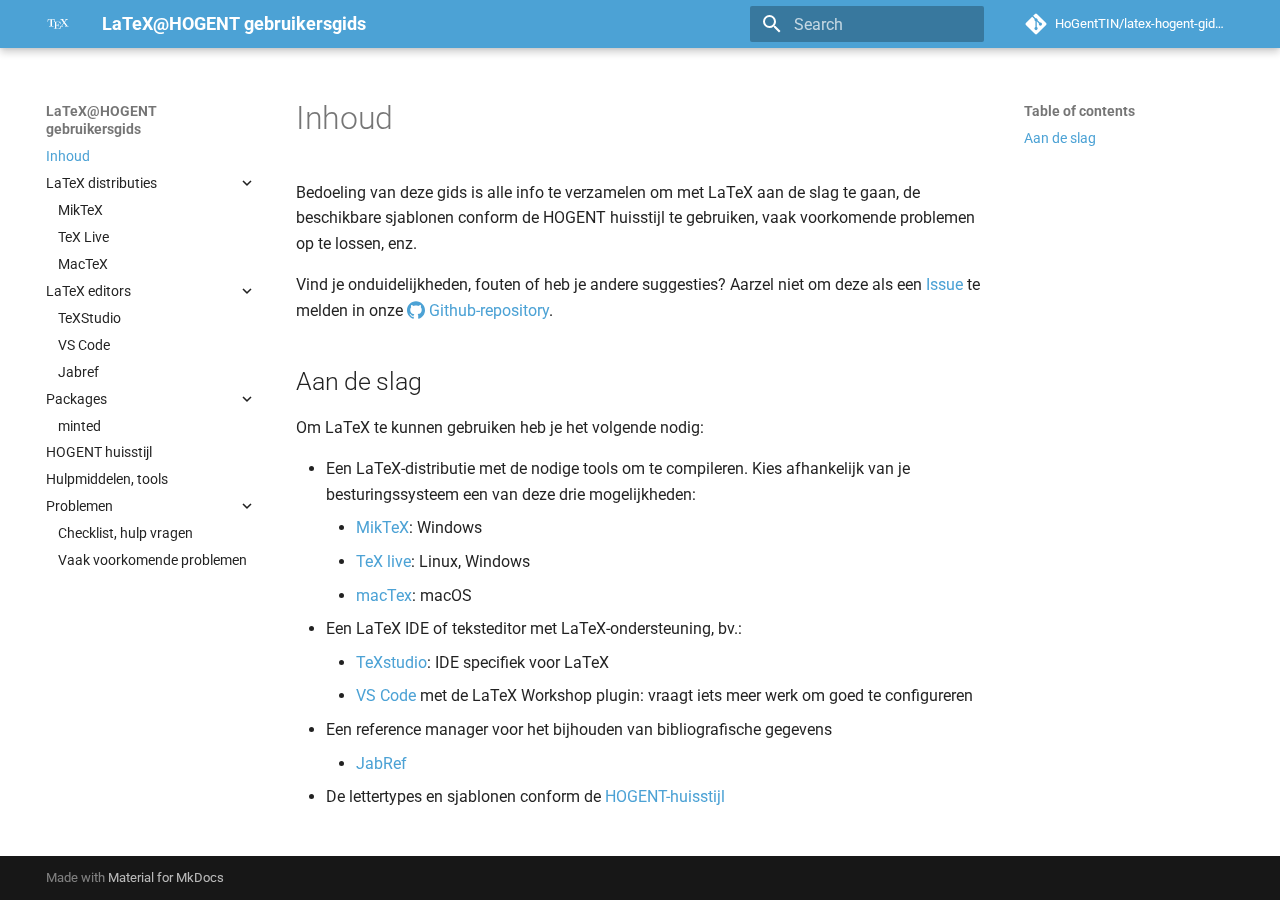
<file: index.html>
<!doctype html>
<html lang="en" class="no-js">
  <head>
    
      <meta charset="utf-8">
      <meta name="viewport" content="width=device-width,initial-scale=1">
      
      
      
        <link rel="canonical" href="https://hogenttin.github.io/latex-hogent-gids/">
      
      
      
        <link rel="next" href="installatie-miktex/">
      
      
      <link rel="icon" href="images/tex-icon.png">
      <meta name="generator" content="mkdocs-1.6.1, mkdocs-material-9.6.9">
    
    
      
        <title>LaTeX@HOGENT gebruikersgids</title>
      
    
    
      <link rel="stylesheet" href="assets/stylesheets/main.4af4bdda.min.css">
      
      


    
    
      
    
    
      
        
        
        <link rel="preconnect" href="https://fonts.gstatic.com" crossorigin>
        <link rel="stylesheet" href="https://fonts.googleapis.com/css?family=Roboto:300,300i,400,400i,700,700i%7CRoboto+Mono:400,400i,700,700i&display=fallback">
        <style>:root{--md-text-font:"Roboto";--md-code-font:"Roboto Mono"}</style>
      
    
    
      <link rel="stylesheet" href="stylesheets/extra.css">
    
    <script>__md_scope=new URL(".",location),__md_hash=e=>[...e].reduce(((e,_)=>(e<<5)-e+_.charCodeAt(0)),0),__md_get=(e,_=localStorage,t=__md_scope)=>JSON.parse(_.getItem(t.pathname+"."+e)),__md_set=(e,_,t=localStorage,a=__md_scope)=>{try{t.setItem(a.pathname+"."+e,JSON.stringify(_))}catch(e){}}</script>
    
      

    
    
    
  </head>
  
  
    <body dir="ltr">
  
    
    <input class="md-toggle" data-md-toggle="drawer" type="checkbox" id="__drawer" autocomplete="off">
    <input class="md-toggle" data-md-toggle="search" type="checkbox" id="__search" autocomplete="off">
    <label class="md-overlay" for="__drawer"></label>
    <div data-md-component="skip">
      
        
        <a href="#inhoud" class="md-skip">
          Skip to content
        </a>
      
    </div>
    <div data-md-component="announce">
      
    </div>
    
    
      

  

<header class="md-header md-header--shadow" data-md-component="header">
  <nav class="md-header__inner md-grid" aria-label="Header">
    <a href="." title="LaTeX@HOGENT gebruikersgids" class="md-header__button md-logo" aria-label="LaTeX@HOGENT gebruikersgids" data-md-component="logo">
      
  <img src="images/tex-icon-white.png" alt="logo">

    </a>
    <label class="md-header__button md-icon" for="__drawer">
      
      <svg xmlns="http://www.w3.org/2000/svg" viewBox="0 0 24 24"><path d="M3 6h18v2H3zm0 5h18v2H3zm0 5h18v2H3z"/></svg>
    </label>
    <div class="md-header__title" data-md-component="header-title">
      <div class="md-header__ellipsis">
        <div class="md-header__topic">
          <span class="md-ellipsis">
            LaTeX@HOGENT gebruikersgids
          </span>
        </div>
        <div class="md-header__topic" data-md-component="header-topic">
          <span class="md-ellipsis">
            
              Inhoud
            
          </span>
        </div>
      </div>
    </div>
    
    
      <script>var palette=__md_get("__palette");if(palette&&palette.color){if("(prefers-color-scheme)"===palette.color.media){var media=matchMedia("(prefers-color-scheme: light)"),input=document.querySelector(media.matches?"[data-md-color-media='(prefers-color-scheme: light)']":"[data-md-color-media='(prefers-color-scheme: dark)']");palette.color.media=input.getAttribute("data-md-color-media"),palette.color.scheme=input.getAttribute("data-md-color-scheme"),palette.color.primary=input.getAttribute("data-md-color-primary"),palette.color.accent=input.getAttribute("data-md-color-accent")}for(var[key,value]of Object.entries(palette.color))document.body.setAttribute("data-md-color-"+key,value)}</script>
    
    
    
      <label class="md-header__button md-icon" for="__search">
        
        <svg xmlns="http://www.w3.org/2000/svg" viewBox="0 0 24 24"><path d="M9.5 3A6.5 6.5 0 0 1 16 9.5c0 1.61-.59 3.09-1.56 4.23l.27.27h.79l5 5-1.5 1.5-5-5v-.79l-.27-.27A6.52 6.52 0 0 1 9.5 16 6.5 6.5 0 0 1 3 9.5 6.5 6.5 0 0 1 9.5 3m0 2C7 5 5 7 5 9.5S7 14 9.5 14 14 12 14 9.5 12 5 9.5 5"/></svg>
      </label>
      <div class="md-search" data-md-component="search" role="dialog">
  <label class="md-search__overlay" for="__search"></label>
  <div class="md-search__inner" role="search">
    <form class="md-search__form" name="search">
      <input type="text" class="md-search__input" name="query" aria-label="Search" placeholder="Search" autocapitalize="off" autocorrect="off" autocomplete="off" spellcheck="false" data-md-component="search-query" required>
      <label class="md-search__icon md-icon" for="__search">
        
        <svg xmlns="http://www.w3.org/2000/svg" viewBox="0 0 24 24"><path d="M9.5 3A6.5 6.5 0 0 1 16 9.5c0 1.61-.59 3.09-1.56 4.23l.27.27h.79l5 5-1.5 1.5-5-5v-.79l-.27-.27A6.52 6.52 0 0 1 9.5 16 6.5 6.5 0 0 1 3 9.5 6.5 6.5 0 0 1 9.5 3m0 2C7 5 5 7 5 9.5S7 14 9.5 14 14 12 14 9.5 12 5 9.5 5"/></svg>
        
        <svg xmlns="http://www.w3.org/2000/svg" viewBox="0 0 24 24"><path d="M20 11v2H8l5.5 5.5-1.42 1.42L4.16 12l7.92-7.92L13.5 5.5 8 11z"/></svg>
      </label>
      <nav class="md-search__options" aria-label="Search">
        
        <button type="reset" class="md-search__icon md-icon" title="Clear" aria-label="Clear" tabindex="-1">
          
          <svg xmlns="http://www.w3.org/2000/svg" viewBox="0 0 24 24"><path d="M19 6.41 17.59 5 12 10.59 6.41 5 5 6.41 10.59 12 5 17.59 6.41 19 12 13.41 17.59 19 19 17.59 13.41 12z"/></svg>
        </button>
      </nav>
      
    </form>
    <div class="md-search__output">
      <div class="md-search__scrollwrap" tabindex="0" data-md-scrollfix>
        <div class="md-search-result" data-md-component="search-result">
          <div class="md-search-result__meta">
            Initializing search
          </div>
          <ol class="md-search-result__list" role="presentation"></ol>
        </div>
      </div>
    </div>
  </div>
</div>
    
    
      <div class="md-header__source">
        <a href="https://github.com/HoGentTIN/latex-hogent-gids/" title="Go to repository" class="md-source" data-md-component="source">
  <div class="md-source__icon md-icon">
    
    <svg xmlns="http://www.w3.org/2000/svg" viewBox="0 0 448 512"><!--! Font Awesome Free 6.7.2 by @fontawesome - https://fontawesome.com License - https://fontawesome.com/license/free (Icons: CC BY 4.0, Fonts: SIL OFL 1.1, Code: MIT License) Copyright 2024 Fonticons, Inc.--><path d="M439.55 236.05 244 40.45a28.87 28.87 0 0 0-40.81 0l-40.66 40.63 51.52 51.52c27.06-9.14 52.68 16.77 43.39 43.68l49.66 49.66c34.23-11.8 61.18 31 35.47 56.69-26.49 26.49-70.21-2.87-56-37.34L240.22 199v121.85c25.3 12.54 22.26 41.85 9.08 55a34.34 34.34 0 0 1-48.55 0c-17.57-17.6-11.07-46.91 11.25-56v-123c-20.8-8.51-24.6-30.74-18.64-45L142.57 101 8.45 235.14a28.86 28.86 0 0 0 0 40.81l195.61 195.6a28.86 28.86 0 0 0 40.8 0l194.69-194.69a28.86 28.86 0 0 0 0-40.81"/></svg>
  </div>
  <div class="md-source__repository">
    HoGentTIN/latex-hogent-gids/
  </div>
</a>
      </div>
    
  </nav>
  
</header>
    
    <div class="md-container" data-md-component="container">
      
      
        
          
        
      
      <main class="md-main" data-md-component="main">
        <div class="md-main__inner md-grid">
          
            
              
              <div class="md-sidebar md-sidebar--primary" data-md-component="sidebar" data-md-type="navigation" >
                <div class="md-sidebar__scrollwrap">
                  <div class="md-sidebar__inner">
                    



<nav class="md-nav md-nav--primary" aria-label="Navigation" data-md-level="0">
  <label class="md-nav__title" for="__drawer">
    <a href="." title="LaTeX@HOGENT gebruikersgids" class="md-nav__button md-logo" aria-label="LaTeX@HOGENT gebruikersgids" data-md-component="logo">
      
  <img src="images/tex-icon-white.png" alt="logo">

    </a>
    LaTeX@HOGENT gebruikersgids
  </label>
  
    <div class="md-nav__source">
      <a href="https://github.com/HoGentTIN/latex-hogent-gids/" title="Go to repository" class="md-source" data-md-component="source">
  <div class="md-source__icon md-icon">
    
    <svg xmlns="http://www.w3.org/2000/svg" viewBox="0 0 448 512"><!--! Font Awesome Free 6.7.2 by @fontawesome - https://fontawesome.com License - https://fontawesome.com/license/free (Icons: CC BY 4.0, Fonts: SIL OFL 1.1, Code: MIT License) Copyright 2024 Fonticons, Inc.--><path d="M439.55 236.05 244 40.45a28.87 28.87 0 0 0-40.81 0l-40.66 40.63 51.52 51.52c27.06-9.14 52.68 16.77 43.39 43.68l49.66 49.66c34.23-11.8 61.18 31 35.47 56.69-26.49 26.49-70.21-2.87-56-37.34L240.22 199v121.85c25.3 12.54 22.26 41.85 9.08 55a34.34 34.34 0 0 1-48.55 0c-17.57-17.6-11.07-46.91 11.25-56v-123c-20.8-8.51-24.6-30.74-18.64-45L142.57 101 8.45 235.14a28.86 28.86 0 0 0 0 40.81l195.61 195.6a28.86 28.86 0 0 0 40.8 0l194.69-194.69a28.86 28.86 0 0 0 0-40.81"/></svg>
  </div>
  <div class="md-source__repository">
    HoGentTIN/latex-hogent-gids/
  </div>
</a>
    </div>
  
  <ul class="md-nav__list" data-md-scrollfix>
    
      
      
  
  
    
  
  
  
    <li class="md-nav__item md-nav__item--active">
      
      <input class="md-nav__toggle md-toggle" type="checkbox" id="__toc">
      
      
        
      
      
        <label class="md-nav__link md-nav__link--active" for="__toc">
          
  
  <span class="md-ellipsis">
    Inhoud
    
  </span>
  

          <span class="md-nav__icon md-icon"></span>
        </label>
      
      <a href="." class="md-nav__link md-nav__link--active">
        
  
  <span class="md-ellipsis">
    Inhoud
    
  </span>
  

      </a>
      
        

<nav class="md-nav md-nav--secondary" aria-label="Table of contents">
  
  
  
    
  
  
    <label class="md-nav__title" for="__toc">
      <span class="md-nav__icon md-icon"></span>
      Table of contents
    </label>
    <ul class="md-nav__list" data-md-component="toc" data-md-scrollfix>
      
        <li class="md-nav__item">
  <a href="#aan-de-slag" class="md-nav__link">
    <span class="md-ellipsis">
      Aan de slag
    </span>
  </a>
  
</li>
      
    </ul>
  
</nav>
      
    </li>
  

    
      
      
  
  
  
  
    
    
    
    
    <li class="md-nav__item md-nav__item--nested">
      
        
        
          
        
        <input class="md-nav__toggle md-toggle md-toggle--indeterminate" type="checkbox" id="__nav_2" >
        
          
          <label class="md-nav__link" for="__nav_2" id="__nav_2_label" tabindex="0">
            
  
  <span class="md-ellipsis">
    LaTeX distributies
    
  </span>
  

            <span class="md-nav__icon md-icon"></span>
          </label>
        
        <nav class="md-nav" data-md-level="1" aria-labelledby="__nav_2_label" aria-expanded="false">
          <label class="md-nav__title" for="__nav_2">
            <span class="md-nav__icon md-icon"></span>
            LaTeX distributies
          </label>
          <ul class="md-nav__list" data-md-scrollfix>
            
              
                
  
  
  
  
    <li class="md-nav__item">
      <a href="installatie-miktex/" class="md-nav__link">
        
  
  <span class="md-ellipsis">
    MikTeX
    
  </span>
  

      </a>
    </li>
  

              
            
              
                
  
  
  
  
    <li class="md-nav__item">
      <a href="installatie-texlive/" class="md-nav__link">
        
  
  <span class="md-ellipsis">
    TeX Live
    
  </span>
  

      </a>
    </li>
  

              
            
              
                
  
  
  
  
    <li class="md-nav__item">
      <a href="installatie-mactex/" class="md-nav__link">
        
  
  <span class="md-ellipsis">
    MacTeX
    
  </span>
  

      </a>
    </li>
  

              
            
          </ul>
        </nav>
      
    </li>
  

    
      
      
  
  
  
  
    
    
    
    
    <li class="md-nav__item md-nav__item--nested">
      
        
        
          
        
        <input class="md-nav__toggle md-toggle md-toggle--indeterminate" type="checkbox" id="__nav_3" >
        
          
          <label class="md-nav__link" for="__nav_3" id="__nav_3_label" tabindex="0">
            
  
  <span class="md-ellipsis">
    LaTeX editors
    
  </span>
  

            <span class="md-nav__icon md-icon"></span>
          </label>
        
        <nav class="md-nav" data-md-level="1" aria-labelledby="__nav_3_label" aria-expanded="false">
          <label class="md-nav__title" for="__nav_3">
            <span class="md-nav__icon md-icon"></span>
            LaTeX editors
          </label>
          <ul class="md-nav__list" data-md-scrollfix>
            
              
                
  
  
  
  
    <li class="md-nav__item">
      <a href="installatie-texstudio/" class="md-nav__link">
        
  
  <span class="md-ellipsis">
    TeXStudio
    
  </span>
  

      </a>
    </li>
  

              
            
              
                
  
  
  
  
    <li class="md-nav__item">
      <a href="installatie-vscode/" class="md-nav__link">
        
  
  <span class="md-ellipsis">
    VS Code
    
  </span>
  

      </a>
    </li>
  

              
            
              
                
  
  
  
  
    <li class="md-nav__item">
      <a href="installatie-jabref/" class="md-nav__link">
        
  
  <span class="md-ellipsis">
    Jabref
    
  </span>
  

      </a>
    </li>
  

              
            
          </ul>
        </nav>
      
    </li>
  

    
      
      
  
  
  
  
    
    
    
    
    <li class="md-nav__item md-nav__item--nested">
      
        
        
          
        
        <input class="md-nav__toggle md-toggle md-toggle--indeterminate" type="checkbox" id="__nav_4" >
        
          
          <label class="md-nav__link" for="__nav_4" id="__nav_4_label" tabindex="0">
            
  
  <span class="md-ellipsis">
    Packages
    
  </span>
  

            <span class="md-nav__icon md-icon"></span>
          </label>
        
        <nav class="md-nav" data-md-level="1" aria-labelledby="__nav_4_label" aria-expanded="false">
          <label class="md-nav__title" for="__nav_4">
            <span class="md-nav__icon md-icon"></span>
            Packages
          </label>
          <ul class="md-nav__list" data-md-scrollfix>
            
              
                
  
  
  
  
    <li class="md-nav__item">
      <a href="installatie-minted/" class="md-nav__link">
        
  
  <span class="md-ellipsis">
    minted
    
  </span>
  

      </a>
    </li>
  

              
            
          </ul>
        </nav>
      
    </li>
  

    
      
      
  
  
  
  
    <li class="md-nav__item">
      <a href="hogent-huisstijl/" class="md-nav__link">
        
  
  <span class="md-ellipsis">
    HOGENT huisstijl
    
  </span>
  

      </a>
    </li>
  

    
      
      
  
  
  
  
    <li class="md-nav__item">
      <a href="hulpmiddelen/" class="md-nav__link">
        
  
  <span class="md-ellipsis">
    Hulpmiddelen, tools
    
  </span>
  

      </a>
    </li>
  

    
      
      
  
  
  
  
    
    
    
    
    <li class="md-nav__item md-nav__item--nested">
      
        
        
          
        
        <input class="md-nav__toggle md-toggle md-toggle--indeterminate" type="checkbox" id="__nav_7" >
        
          
          <label class="md-nav__link" for="__nav_7" id="__nav_7_label" tabindex="0">
            
  
  <span class="md-ellipsis">
    Problemen
    
  </span>
  

            <span class="md-nav__icon md-icon"></span>
          </label>
        
        <nav class="md-nav" data-md-level="1" aria-labelledby="__nav_7_label" aria-expanded="false">
          <label class="md-nav__title" for="__nav_7">
            <span class="md-nav__icon md-icon"></span>
            Problemen
          </label>
          <ul class="md-nav__list" data-md-scrollfix>
            
              
                
  
  
  
  
    <li class="md-nav__item">
      <a href="problemen-checklist/" class="md-nav__link">
        
  
  <span class="md-ellipsis">
    Checklist, hulp vragen
    
  </span>
  

      </a>
    </li>
  

              
            
              
                
  
  
  
  
    <li class="md-nav__item">
      <a href="problemen/" class="md-nav__link">
        
  
  <span class="md-ellipsis">
    Vaak voorkomende problemen
    
  </span>
  

      </a>
    </li>
  

              
            
          </ul>
        </nav>
      
    </li>
  

    
  </ul>
</nav>
                  </div>
                </div>
              </div>
            
            
              
              <div class="md-sidebar md-sidebar--secondary" data-md-component="sidebar" data-md-type="toc" >
                <div class="md-sidebar__scrollwrap">
                  <div class="md-sidebar__inner">
                    

<nav class="md-nav md-nav--secondary" aria-label="Table of contents">
  
  
  
    
  
  
    <label class="md-nav__title" for="__toc">
      <span class="md-nav__icon md-icon"></span>
      Table of contents
    </label>
    <ul class="md-nav__list" data-md-component="toc" data-md-scrollfix>
      
        <li class="md-nav__item">
  <a href="#aan-de-slag" class="md-nav__link">
    <span class="md-ellipsis">
      Aan de slag
    </span>
  </a>
  
</li>
      
    </ul>
  
</nav>
                  </div>
                </div>
              </div>
            
          
          
            <div class="md-content" data-md-component="content">
              <article class="md-content__inner md-typeset">
                
                  


  
  


<h1 id="inhoud">Inhoud</h1>
<p>Bedoeling van deze gids is alle info te verzamelen om met LaTeX aan de slag te gaan, de beschikbare sjablonen conform de HOGENT huisstijl te gebruiken, vaak voorkomende problemen op te lossen, enz.</p>
<p>Vind je onduidelijkheden, fouten of heb je andere suggesties? Aarzel niet om deze als een <a href="https://github.com/HoGentTIN/latex-hogent-gids/issues">Issue</a> te melden in onze <a href="https://github.com/HoGentTIN/latex-hogent-gids/"><span class="twemoji"><svg xmlns="http://www.w3.org/2000/svg" viewBox="0 0 24 24"><path d="M12 .297c-6.63 0-12 5.373-12 12 0 5.303 3.438 9.8 8.205 11.385.6.113.82-.258.82-.577 0-.285-.01-1.04-.015-2.04-3.338.724-4.042-1.61-4.042-1.61C4.422 18.07 3.633 17.7 3.633 17.7c-1.087-.744.084-.729.084-.729 1.205.084 1.838 1.236 1.838 1.236 1.07 1.835 2.809 1.305 3.495.998.108-.776.417-1.305.76-1.605-2.665-.3-5.466-1.332-5.466-5.93 0-1.31.465-2.38 1.235-3.22-.135-.303-.54-1.523.105-3.176 0 0 1.005-.322 3.3 1.23.96-.267 1.98-.399 3-.405 1.02.006 2.04.138 3 .405 2.28-1.552 3.285-1.23 3.285-1.23.645 1.653.24 2.873.12 3.176.765.84 1.23 1.91 1.23 3.22 0 4.61-2.805 5.625-5.475 5.92.42.36.81 1.096.81 2.22 0 1.606-.015 2.896-.015 3.286 0 .315.21.69.825.57C20.565 22.092 24 17.592 24 12.297c0-6.627-5.373-12-12-12"/></svg></span> Github-repository</a>.</p>
<h2 id="aan-de-slag">Aan de slag</h2>
<p>Om LaTeX te kunnen gebruiken heb je het volgende nodig:</p>
<ul>
<li>Een LaTeX-distributie met de nodige tools om te compileren. Kies afhankelijk van je besturingssysteem een van deze drie mogelijkheden:<ul>
<li><a href="installatie-miktex/">MikTeX</a>: Windows</li>
<li><a href="installatie-texlive/">TeX live</a>: Linux, Windows</li>
<li><a href="installatie-mactex/">macTex</a>: macOS</li>
</ul>
</li>
<li>Een LaTeX IDE of teksteditor met LaTeX-ondersteuning, bv.:<ul>
<li><a href="installatie-texstudio/">TeXstudio</a>: IDE specifiek voor LaTeX</li>
<li><a href="installatie-vscode/">VS Code</a> met de LaTeX Workshop plugin: vraagt iets meer werk om goed te configureren</li>
</ul>
</li>
<li>Een reference manager voor het bijhouden van bibliografische gegevens<ul>
<li><a href="installatie-jabref/">JabRef</a></li>
</ul>
</li>
<li>De lettertypes en sjablonen conform de <a href="hogent-huisstijl/">HOGENT-huisstijl</a></li>
</ul>












                
              </article>
            </div>
          
          
<script>var target=document.getElementById(location.hash.slice(1));target&&target.name&&(target.checked=target.name.startsWith("__tabbed_"))</script>
        </div>
        
      </main>
      
        <footer class="md-footer">
  
  <div class="md-footer-meta md-typeset">
    <div class="md-footer-meta__inner md-grid">
      <div class="md-copyright">
  
  
    Made with
    <a href="https://squidfunk.github.io/mkdocs-material/" target="_blank" rel="noopener">
      Material for MkDocs
    </a>
  
</div>
      
    </div>
  </div>
</footer>
      
    </div>
    <div class="md-dialog" data-md-component="dialog">
      <div class="md-dialog__inner md-typeset"></div>
    </div>
    
    
    <script id="__config" type="application/json">{"base": ".", "features": ["navigation.expand"], "search": "assets/javascripts/workers/search.f8cc74c7.min.js", "translations": {"clipboard.copied": "Copied to clipboard", "clipboard.copy": "Copy to clipboard", "search.result.more.one": "1 more on this page", "search.result.more.other": "# more on this page", "search.result.none": "No matching documents", "search.result.one": "1 matching document", "search.result.other": "# matching documents", "search.result.placeholder": "Type to start searching", "search.result.term.missing": "Missing", "select.version": "Select version"}}</script>
    
    
      <script src="assets/javascripts/bundle.c8b220af.min.js"></script>
      
    
  </body>
</html>
</file>
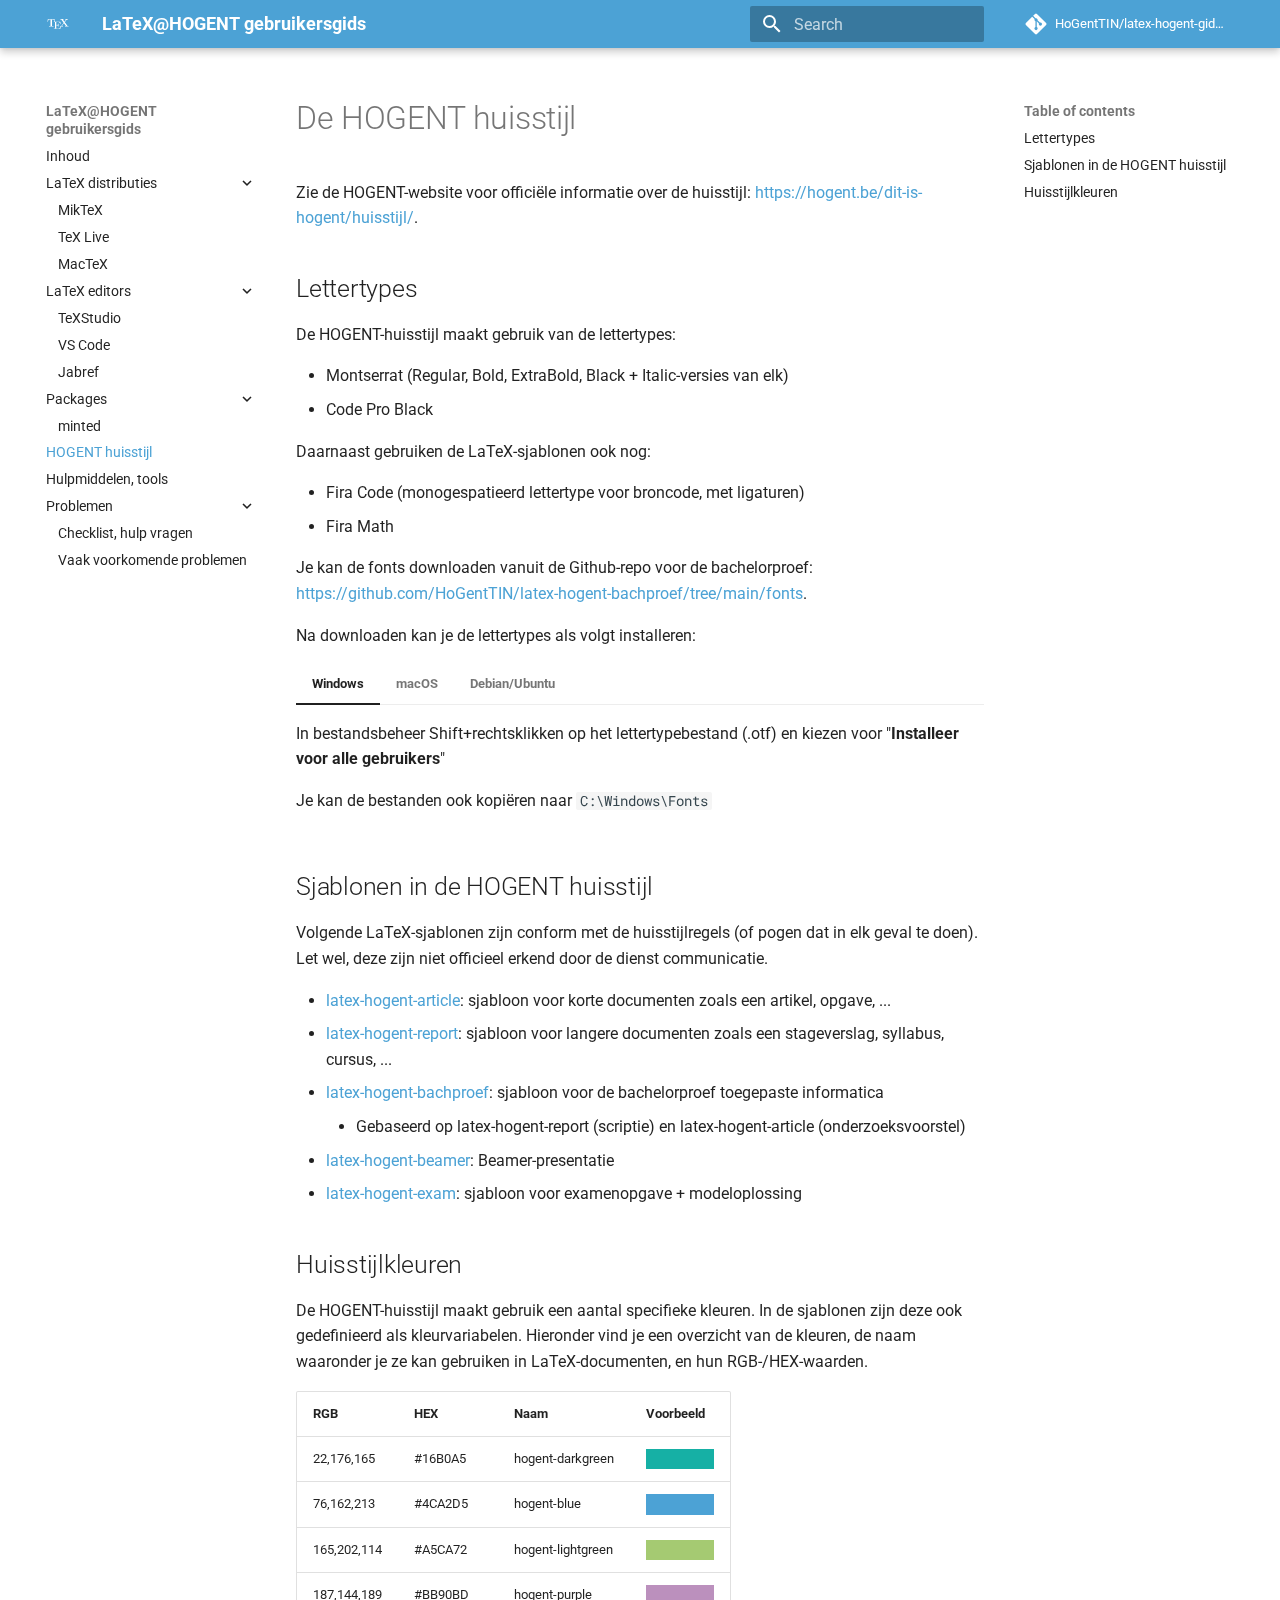
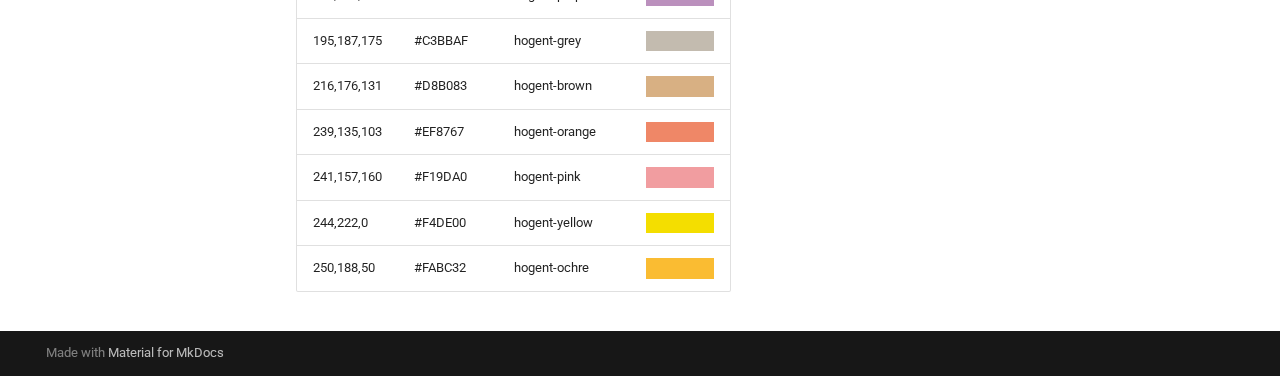
<file: hogent-huisstijl/index.html>
<!doctype html>
<html lang="en" class="no-js">
  <head>
    
      <meta charset="utf-8">
      <meta name="viewport" content="width=device-width,initial-scale=1">
      
      
      
        <link rel="canonical" href="https://hogenttin.github.io/latex-hogent-gids/hogent-huisstijl/">
      
      
        <link rel="prev" href="../installatie-minted/">
      
      
        <link rel="next" href="../hulpmiddelen/">
      
      
      <link rel="icon" href="../images/tex-icon.png">
      <meta name="generator" content="mkdocs-1.6.1, mkdocs-material-9.6.9">
    
    
      
        <title>HOGENT huisstijl - LaTeX@HOGENT gebruikersgids</title>
      
    
    
      <link rel="stylesheet" href="../assets/stylesheets/main.4af4bdda.min.css">
      
      


    
    
      
    
    
      
        
        
        <link rel="preconnect" href="https://fonts.gstatic.com" crossorigin>
        <link rel="stylesheet" href="https://fonts.googleapis.com/css?family=Roboto:300,300i,400,400i,700,700i%7CRoboto+Mono:400,400i,700,700i&display=fallback">
        <style>:root{--md-text-font:"Roboto";--md-code-font:"Roboto Mono"}</style>
      
    
    
      <link rel="stylesheet" href="../stylesheets/extra.css">
    
    <script>__md_scope=new URL("..",location),__md_hash=e=>[...e].reduce(((e,_)=>(e<<5)-e+_.charCodeAt(0)),0),__md_get=(e,_=localStorage,t=__md_scope)=>JSON.parse(_.getItem(t.pathname+"."+e)),__md_set=(e,_,t=localStorage,a=__md_scope)=>{try{t.setItem(a.pathname+"."+e,JSON.stringify(_))}catch(e){}}</script>
    
      

    
    
    
  </head>
  
  
    <body dir="ltr">
  
    
    <input class="md-toggle" data-md-toggle="drawer" type="checkbox" id="__drawer" autocomplete="off">
    <input class="md-toggle" data-md-toggle="search" type="checkbox" id="__search" autocomplete="off">
    <label class="md-overlay" for="__drawer"></label>
    <div data-md-component="skip">
      
        
        <a href="#de-hogent-huisstijl" class="md-skip">
          Skip to content
        </a>
      
    </div>
    <div data-md-component="announce">
      
    </div>
    
    
      

  

<header class="md-header md-header--shadow" data-md-component="header">
  <nav class="md-header__inner md-grid" aria-label="Header">
    <a href=".." title="LaTeX@HOGENT gebruikersgids" class="md-header__button md-logo" aria-label="LaTeX@HOGENT gebruikersgids" data-md-component="logo">
      
  <img src="../images/tex-icon-white.png" alt="logo">

    </a>
    <label class="md-header__button md-icon" for="__drawer">
      
      <svg xmlns="http://www.w3.org/2000/svg" viewBox="0 0 24 24"><path d="M3 6h18v2H3zm0 5h18v2H3zm0 5h18v2H3z"/></svg>
    </label>
    <div class="md-header__title" data-md-component="header-title">
      <div class="md-header__ellipsis">
        <div class="md-header__topic">
          <span class="md-ellipsis">
            LaTeX@HOGENT gebruikersgids
          </span>
        </div>
        <div class="md-header__topic" data-md-component="header-topic">
          <span class="md-ellipsis">
            
              HOGENT huisstijl
            
          </span>
        </div>
      </div>
    </div>
    
    
      <script>var palette=__md_get("__palette");if(palette&&palette.color){if("(prefers-color-scheme)"===palette.color.media){var media=matchMedia("(prefers-color-scheme: light)"),input=document.querySelector(media.matches?"[data-md-color-media='(prefers-color-scheme: light)']":"[data-md-color-media='(prefers-color-scheme: dark)']");palette.color.media=input.getAttribute("data-md-color-media"),palette.color.scheme=input.getAttribute("data-md-color-scheme"),palette.color.primary=input.getAttribute("data-md-color-primary"),palette.color.accent=input.getAttribute("data-md-color-accent")}for(var[key,value]of Object.entries(palette.color))document.body.setAttribute("data-md-color-"+key,value)}</script>
    
    
    
      <label class="md-header__button md-icon" for="__search">
        
        <svg xmlns="http://www.w3.org/2000/svg" viewBox="0 0 24 24"><path d="M9.5 3A6.5 6.5 0 0 1 16 9.5c0 1.61-.59 3.09-1.56 4.23l.27.27h.79l5 5-1.5 1.5-5-5v-.79l-.27-.27A6.52 6.52 0 0 1 9.5 16 6.5 6.5 0 0 1 3 9.5 6.5 6.5 0 0 1 9.5 3m0 2C7 5 5 7 5 9.5S7 14 9.5 14 14 12 14 9.5 12 5 9.5 5"/></svg>
      </label>
      <div class="md-search" data-md-component="search" role="dialog">
  <label class="md-search__overlay" for="__search"></label>
  <div class="md-search__inner" role="search">
    <form class="md-search__form" name="search">
      <input type="text" class="md-search__input" name="query" aria-label="Search" placeholder="Search" autocapitalize="off" autocorrect="off" autocomplete="off" spellcheck="false" data-md-component="search-query" required>
      <label class="md-search__icon md-icon" for="__search">
        
        <svg xmlns="http://www.w3.org/2000/svg" viewBox="0 0 24 24"><path d="M9.5 3A6.5 6.5 0 0 1 16 9.5c0 1.61-.59 3.09-1.56 4.23l.27.27h.79l5 5-1.5 1.5-5-5v-.79l-.27-.27A6.52 6.52 0 0 1 9.5 16 6.5 6.5 0 0 1 3 9.5 6.5 6.5 0 0 1 9.5 3m0 2C7 5 5 7 5 9.5S7 14 9.5 14 14 12 14 9.5 12 5 9.5 5"/></svg>
        
        <svg xmlns="http://www.w3.org/2000/svg" viewBox="0 0 24 24"><path d="M20 11v2H8l5.5 5.5-1.42 1.42L4.16 12l7.92-7.92L13.5 5.5 8 11z"/></svg>
      </label>
      <nav class="md-search__options" aria-label="Search">
        
        <button type="reset" class="md-search__icon md-icon" title="Clear" aria-label="Clear" tabindex="-1">
          
          <svg xmlns="http://www.w3.org/2000/svg" viewBox="0 0 24 24"><path d="M19 6.41 17.59 5 12 10.59 6.41 5 5 6.41 10.59 12 5 17.59 6.41 19 12 13.41 17.59 19 19 17.59 13.41 12z"/></svg>
        </button>
      </nav>
      
    </form>
    <div class="md-search__output">
      <div class="md-search__scrollwrap" tabindex="0" data-md-scrollfix>
        <div class="md-search-result" data-md-component="search-result">
          <div class="md-search-result__meta">
            Initializing search
          </div>
          <ol class="md-search-result__list" role="presentation"></ol>
        </div>
      </div>
    </div>
  </div>
</div>
    
    
      <div class="md-header__source">
        <a href="https://github.com/HoGentTIN/latex-hogent-gids/" title="Go to repository" class="md-source" data-md-component="source">
  <div class="md-source__icon md-icon">
    
    <svg xmlns="http://www.w3.org/2000/svg" viewBox="0 0 448 512"><!--! Font Awesome Free 6.7.2 by @fontawesome - https://fontawesome.com License - https://fontawesome.com/license/free (Icons: CC BY 4.0, Fonts: SIL OFL 1.1, Code: MIT License) Copyright 2024 Fonticons, Inc.--><path d="M439.55 236.05 244 40.45a28.87 28.87 0 0 0-40.81 0l-40.66 40.63 51.52 51.52c27.06-9.14 52.68 16.77 43.39 43.68l49.66 49.66c34.23-11.8 61.18 31 35.47 56.69-26.49 26.49-70.21-2.87-56-37.34L240.22 199v121.85c25.3 12.54 22.26 41.85 9.08 55a34.34 34.34 0 0 1-48.55 0c-17.57-17.6-11.07-46.91 11.25-56v-123c-20.8-8.51-24.6-30.74-18.64-45L142.57 101 8.45 235.14a28.86 28.86 0 0 0 0 40.81l195.61 195.6a28.86 28.86 0 0 0 40.8 0l194.69-194.69a28.86 28.86 0 0 0 0-40.81"/></svg>
  </div>
  <div class="md-source__repository">
    HoGentTIN/latex-hogent-gids/
  </div>
</a>
      </div>
    
  </nav>
  
</header>
    
    <div class="md-container" data-md-component="container">
      
      
        
          
        
      
      <main class="md-main" data-md-component="main">
        <div class="md-main__inner md-grid">
          
            
              
              <div class="md-sidebar md-sidebar--primary" data-md-component="sidebar" data-md-type="navigation" >
                <div class="md-sidebar__scrollwrap">
                  <div class="md-sidebar__inner">
                    



<nav class="md-nav md-nav--primary" aria-label="Navigation" data-md-level="0">
  <label class="md-nav__title" for="__drawer">
    <a href=".." title="LaTeX@HOGENT gebruikersgids" class="md-nav__button md-logo" aria-label="LaTeX@HOGENT gebruikersgids" data-md-component="logo">
      
  <img src="../images/tex-icon-white.png" alt="logo">

    </a>
    LaTeX@HOGENT gebruikersgids
  </label>
  
    <div class="md-nav__source">
      <a href="https://github.com/HoGentTIN/latex-hogent-gids/" title="Go to repository" class="md-source" data-md-component="source">
  <div class="md-source__icon md-icon">
    
    <svg xmlns="http://www.w3.org/2000/svg" viewBox="0 0 448 512"><!--! Font Awesome Free 6.7.2 by @fontawesome - https://fontawesome.com License - https://fontawesome.com/license/free (Icons: CC BY 4.0, Fonts: SIL OFL 1.1, Code: MIT License) Copyright 2024 Fonticons, Inc.--><path d="M439.55 236.05 244 40.45a28.87 28.87 0 0 0-40.81 0l-40.66 40.63 51.52 51.52c27.06-9.14 52.68 16.77 43.39 43.68l49.66 49.66c34.23-11.8 61.18 31 35.47 56.69-26.49 26.49-70.21-2.87-56-37.34L240.22 199v121.85c25.3 12.54 22.26 41.85 9.08 55a34.34 34.34 0 0 1-48.55 0c-17.57-17.6-11.07-46.91 11.25-56v-123c-20.8-8.51-24.6-30.74-18.64-45L142.57 101 8.45 235.14a28.86 28.86 0 0 0 0 40.81l195.61 195.6a28.86 28.86 0 0 0 40.8 0l194.69-194.69a28.86 28.86 0 0 0 0-40.81"/></svg>
  </div>
  <div class="md-source__repository">
    HoGentTIN/latex-hogent-gids/
  </div>
</a>
    </div>
  
  <ul class="md-nav__list" data-md-scrollfix>
    
      
      
  
  
  
  
    <li class="md-nav__item">
      <a href=".." class="md-nav__link">
        
  
  <span class="md-ellipsis">
    Inhoud
    
  </span>
  

      </a>
    </li>
  

    
      
      
  
  
  
  
    
    
    
    
    <li class="md-nav__item md-nav__item--nested">
      
        
        
          
        
        <input class="md-nav__toggle md-toggle md-toggle--indeterminate" type="checkbox" id="__nav_2" >
        
          
          <label class="md-nav__link" for="__nav_2" id="__nav_2_label" tabindex="0">
            
  
  <span class="md-ellipsis">
    LaTeX distributies
    
  </span>
  

            <span class="md-nav__icon md-icon"></span>
          </label>
        
        <nav class="md-nav" data-md-level="1" aria-labelledby="__nav_2_label" aria-expanded="false">
          <label class="md-nav__title" for="__nav_2">
            <span class="md-nav__icon md-icon"></span>
            LaTeX distributies
          </label>
          <ul class="md-nav__list" data-md-scrollfix>
            
              
                
  
  
  
  
    <li class="md-nav__item">
      <a href="../installatie-miktex/" class="md-nav__link">
        
  
  <span class="md-ellipsis">
    MikTeX
    
  </span>
  

      </a>
    </li>
  

              
            
              
                
  
  
  
  
    <li class="md-nav__item">
      <a href="../installatie-texlive/" class="md-nav__link">
        
  
  <span class="md-ellipsis">
    TeX Live
    
  </span>
  

      </a>
    </li>
  

              
            
              
                
  
  
  
  
    <li class="md-nav__item">
      <a href="../installatie-mactex/" class="md-nav__link">
        
  
  <span class="md-ellipsis">
    MacTeX
    
  </span>
  

      </a>
    </li>
  

              
            
          </ul>
        </nav>
      
    </li>
  

    
      
      
  
  
  
  
    
    
    
    
    <li class="md-nav__item md-nav__item--nested">
      
        
        
          
        
        <input class="md-nav__toggle md-toggle md-toggle--indeterminate" type="checkbox" id="__nav_3" >
        
          
          <label class="md-nav__link" for="__nav_3" id="__nav_3_label" tabindex="0">
            
  
  <span class="md-ellipsis">
    LaTeX editors
    
  </span>
  

            <span class="md-nav__icon md-icon"></span>
          </label>
        
        <nav class="md-nav" data-md-level="1" aria-labelledby="__nav_3_label" aria-expanded="false">
          <label class="md-nav__title" for="__nav_3">
            <span class="md-nav__icon md-icon"></span>
            LaTeX editors
          </label>
          <ul class="md-nav__list" data-md-scrollfix>
            
              
                
  
  
  
  
    <li class="md-nav__item">
      <a href="../installatie-texstudio/" class="md-nav__link">
        
  
  <span class="md-ellipsis">
    TeXStudio
    
  </span>
  

      </a>
    </li>
  

              
            
              
                
  
  
  
  
    <li class="md-nav__item">
      <a href="../installatie-vscode/" class="md-nav__link">
        
  
  <span class="md-ellipsis">
    VS Code
    
  </span>
  

      </a>
    </li>
  

              
            
              
                
  
  
  
  
    <li class="md-nav__item">
      <a href="../installatie-jabref/" class="md-nav__link">
        
  
  <span class="md-ellipsis">
    Jabref
    
  </span>
  

      </a>
    </li>
  

              
            
          </ul>
        </nav>
      
    </li>
  

    
      
      
  
  
  
  
    
    
    
    
    <li class="md-nav__item md-nav__item--nested">
      
        
        
          
        
        <input class="md-nav__toggle md-toggle md-toggle--indeterminate" type="checkbox" id="__nav_4" >
        
          
          <label class="md-nav__link" for="__nav_4" id="__nav_4_label" tabindex="0">
            
  
  <span class="md-ellipsis">
    Packages
    
  </span>
  

            <span class="md-nav__icon md-icon"></span>
          </label>
        
        <nav class="md-nav" data-md-level="1" aria-labelledby="__nav_4_label" aria-expanded="false">
          <label class="md-nav__title" for="__nav_4">
            <span class="md-nav__icon md-icon"></span>
            Packages
          </label>
          <ul class="md-nav__list" data-md-scrollfix>
            
              
                
  
  
  
  
    <li class="md-nav__item">
      <a href="../installatie-minted/" class="md-nav__link">
        
  
  <span class="md-ellipsis">
    minted
    
  </span>
  

      </a>
    </li>
  

              
            
          </ul>
        </nav>
      
    </li>
  

    
      
      
  
  
    
  
  
  
    <li class="md-nav__item md-nav__item--active">
      
      <input class="md-nav__toggle md-toggle" type="checkbox" id="__toc">
      
      
        
      
      
        <label class="md-nav__link md-nav__link--active" for="__toc">
          
  
  <span class="md-ellipsis">
    HOGENT huisstijl
    
  </span>
  

          <span class="md-nav__icon md-icon"></span>
        </label>
      
      <a href="./" class="md-nav__link md-nav__link--active">
        
  
  <span class="md-ellipsis">
    HOGENT huisstijl
    
  </span>
  

      </a>
      
        

<nav class="md-nav md-nav--secondary" aria-label="Table of contents">
  
  
  
    
  
  
    <label class="md-nav__title" for="__toc">
      <span class="md-nav__icon md-icon"></span>
      Table of contents
    </label>
    <ul class="md-nav__list" data-md-component="toc" data-md-scrollfix>
      
        <li class="md-nav__item">
  <a href="#lettertypes" class="md-nav__link">
    <span class="md-ellipsis">
      Lettertypes
    </span>
  </a>
  
</li>
      
        <li class="md-nav__item">
  <a href="#sjablonen-in-de-hogent-huisstijl" class="md-nav__link">
    <span class="md-ellipsis">
      Sjablonen in de HOGENT huisstijl
    </span>
  </a>
  
</li>
      
        <li class="md-nav__item">
  <a href="#huisstijlkleuren" class="md-nav__link">
    <span class="md-ellipsis">
      Huisstijlkleuren
    </span>
  </a>
  
</li>
      
    </ul>
  
</nav>
      
    </li>
  

    
      
      
  
  
  
  
    <li class="md-nav__item">
      <a href="../hulpmiddelen/" class="md-nav__link">
        
  
  <span class="md-ellipsis">
    Hulpmiddelen, tools
    
  </span>
  

      </a>
    </li>
  

    
      
      
  
  
  
  
    
    
    
    
    <li class="md-nav__item md-nav__item--nested">
      
        
        
          
        
        <input class="md-nav__toggle md-toggle md-toggle--indeterminate" type="checkbox" id="__nav_7" >
        
          
          <label class="md-nav__link" for="__nav_7" id="__nav_7_label" tabindex="0">
            
  
  <span class="md-ellipsis">
    Problemen
    
  </span>
  

            <span class="md-nav__icon md-icon"></span>
          </label>
        
        <nav class="md-nav" data-md-level="1" aria-labelledby="__nav_7_label" aria-expanded="false">
          <label class="md-nav__title" for="__nav_7">
            <span class="md-nav__icon md-icon"></span>
            Problemen
          </label>
          <ul class="md-nav__list" data-md-scrollfix>
            
              
                
  
  
  
  
    <li class="md-nav__item">
      <a href="../problemen-checklist/" class="md-nav__link">
        
  
  <span class="md-ellipsis">
    Checklist, hulp vragen
    
  </span>
  

      </a>
    </li>
  

              
            
              
                
  
  
  
  
    <li class="md-nav__item">
      <a href="../problemen/" class="md-nav__link">
        
  
  <span class="md-ellipsis">
    Vaak voorkomende problemen
    
  </span>
  

      </a>
    </li>
  

              
            
          </ul>
        </nav>
      
    </li>
  

    
  </ul>
</nav>
                  </div>
                </div>
              </div>
            
            
              
              <div class="md-sidebar md-sidebar--secondary" data-md-component="sidebar" data-md-type="toc" >
                <div class="md-sidebar__scrollwrap">
                  <div class="md-sidebar__inner">
                    

<nav class="md-nav md-nav--secondary" aria-label="Table of contents">
  
  
  
    
  
  
    <label class="md-nav__title" for="__toc">
      <span class="md-nav__icon md-icon"></span>
      Table of contents
    </label>
    <ul class="md-nav__list" data-md-component="toc" data-md-scrollfix>
      
        <li class="md-nav__item">
  <a href="#lettertypes" class="md-nav__link">
    <span class="md-ellipsis">
      Lettertypes
    </span>
  </a>
  
</li>
      
        <li class="md-nav__item">
  <a href="#sjablonen-in-de-hogent-huisstijl" class="md-nav__link">
    <span class="md-ellipsis">
      Sjablonen in de HOGENT huisstijl
    </span>
  </a>
  
</li>
      
        <li class="md-nav__item">
  <a href="#huisstijlkleuren" class="md-nav__link">
    <span class="md-ellipsis">
      Huisstijlkleuren
    </span>
  </a>
  
</li>
      
    </ul>
  
</nav>
                  </div>
                </div>
              </div>
            
          
          
            <div class="md-content" data-md-component="content">
              <article class="md-content__inner md-typeset">
                
                  


  
  


<h1 id="de-hogent-huisstijl">De HOGENT huisstijl</h1>
<p>Zie de HOGENT-website voor officiële informatie over de huisstijl: <a href="https://hogent.be/dit-is-hogent/huisstijl/">https://hogent.be/dit-is-hogent/huisstijl/</a>.</p>
<h2 id="lettertypes">Lettertypes</h2>
<p>De HOGENT-huisstijl maakt gebruik van de lettertypes:</p>
<ul>
<li>Montserrat (Regular, Bold, ExtraBold, Black + Italic-versies van elk)</li>
<li>Code Pro Black</li>
</ul>
<p>Daarnaast gebruiken de LaTeX-sjablonen ook nog:</p>
<ul>
<li>Fira Code (monogespatieerd lettertype voor broncode, met ligaturen)</li>
<li>Fira Math</li>
</ul>
<p>Je kan de fonts downloaden vanuit de Github-repo voor de bachelorproef: <a href="https://github.com/HoGentTIN/latex-hogent-bachproef/tree/main/fonts">https://github.com/HoGentTIN/latex-hogent-bachproef/tree/main/fonts</a>.</p>
<p>Na downloaden kan je de lettertypes als volgt installeren:</p>
<div class="tabbed-set tabbed-alternate" data-tabs="1:3"><input checked="checked" id="__tabbed_1_1" name="__tabbed_1" type="radio" /><input id="__tabbed_1_2" name="__tabbed_1" type="radio" /><input id="__tabbed_1_3" name="__tabbed_1" type="radio" /><div class="tabbed-labels"><label for="__tabbed_1_1">Windows</label><label for="__tabbed_1_2">macOS</label><label for="__tabbed_1_3">Debian/Ubuntu</label></div>
<div class="tabbed-content">
<div class="tabbed-block">
<p>In bestandsbeheer Shift+rechtsklikken op het lettertypebestand (.otf) en kiezen voor "<strong>Installeer voor alle gebruikers</strong>"</p>
<p>Je kan de bestanden ook kopiëren naar <code>C:\Windows\Fonts</code></p>
</div>
<div class="tabbed-block">
<p>In Finder dubbelklikken op het lettertypebestand (.otf) en in het preview-venster op de knop "Installeren" klikken.</p>
<p>Je kan de bestanden ook kopiëren naar <code>/Library/Fonts</code> (systeembreed) of <code>~/Library/Fonts</code> (enkel voor huidige gebruiker).</p>
</div>
<div class="tabbed-block">
<p>In bestandsbeheer dubbelklikken op het lettertypebestand (.otf) en in het preview-venster op de knop "Installeren" klikken.</p>
<p>Je kan de bestanden ook kopiëren naar <code>/usr/share/fonts</code> (systeembreed) of <code>~/.local/share/fonts</code> (enkel voor huidige gebruiker).</p>
</div>
</div>
</div>
<h2 id="sjablonen-in-de-hogent-huisstijl">Sjablonen in de HOGENT huisstijl</h2>
<p>Volgende LaTeX-sjablonen zijn conform met de huisstijlregels (of pogen dat in elk geval te doen). Let wel, deze zijn niet officieel erkend door de dienst communicatie.</p>
<ul>
<li><a href="https://github.com/HoGentTIN/latex-hogent-article">latex-hogent-article</a>: sjabloon voor korte documenten zoals een artikel, opgave, ...</li>
<li><a href="https://github.com/HoGentTIN/latex-hogent-report">latex-hogent-report</a>: sjabloon voor langere documenten zoals een stageverslag, syllabus, cursus, ...</li>
<li><a href="https://github.com/HoGentTIN/latex-hogent-bachproef">latex-hogent-bachproef</a>: sjabloon voor de bachelorproef toegepaste informatica<ul>
<li>Gebaseerd op latex-hogent-report (scriptie) en latex-hogent-article (onderzoeksvoorstel)</li>
</ul>
</li>
<li><a href="https://github.com/HoGentTIN/latex-hogent-beamer">latex-hogent-beamer</a>: Beamer-presentatie</li>
<li><a href="https://github.com/HoGentTIN/latex-hogent-exam">latex-hogent-exam</a>: sjabloon voor examenopgave + modeloplossing</li>
</ul>
<h2 id="huisstijlkleuren">Huisstijlkleuren</h2>
<p>De HOGENT-huisstijl maakt gebruik een aantal specifieke kleuren. In de sjablonen zijn deze ook gedefinieerd als kleurvariabelen. Hieronder vind je een overzicht van de kleuren, de naam waaronder je ze kan gebruiken in LaTeX-documenten, en hun RGB-/HEX-waarden.</p>
<table>
<thead>
<tr>
<th style="text-align: left;">RGB</th>
<th style="text-align: left;">HEX</th>
<th style="text-align: left;">Naam</th>
<th style="text-align: left;">Voorbeeld</th>
</tr>
</thead>
<tbody>
<tr>
<td style="text-align: left;">22,176,165</td>
<td style="text-align: left;">#16B0A5</td>
<td style="text-align: left;">hogent-darkgreen</td>
<td style="text-align: left;"><div style="background-color: #16B0A5">&nbsp;</div></td>
</tr>
<tr>
<td style="text-align: left;">76,162,213</td>
<td style="text-align: left;">#4CA2D5</td>
<td style="text-align: left;">hogent-blue</td>
<td style="text-align: left;"><div style="background-color: #4CA2D5">&nbsp;</div></td>
</tr>
<tr>
<td style="text-align: left;">165,202,114</td>
<td style="text-align: left;">#A5CA72</td>
<td style="text-align: left;">hogent-lightgreen</td>
<td style="text-align: left;"><div style="background-color: #A5CA72">&nbsp;</div></td>
</tr>
<tr>
<td style="text-align: left;">187,144,189</td>
<td style="text-align: left;">#BB90BD</td>
<td style="text-align: left;">hogent-purple</td>
<td style="text-align: left;"><div style="background-color: #BB90BD">&nbsp;</div></td>
</tr>
<tr>
<td style="text-align: left;">195,187,175</td>
<td style="text-align: left;">#C3BBAF</td>
<td style="text-align: left;">hogent-grey</td>
<td style="text-align: left;"><div style="background-color: #C3BBAF">&nbsp;</div></td>
</tr>
<tr>
<td style="text-align: left;">216,176,131</td>
<td style="text-align: left;">#D8B083</td>
<td style="text-align: left;">hogent-brown</td>
<td style="text-align: left;"><div style="background-color: #D8B083">&nbsp;</div></td>
</tr>
<tr>
<td style="text-align: left;">239,135,103</td>
<td style="text-align: left;">#EF8767</td>
<td style="text-align: left;">hogent-orange</td>
<td style="text-align: left;"><div style="background-color: #EF8767">&nbsp;</div></td>
</tr>
<tr>
<td style="text-align: left;">241,157,160</td>
<td style="text-align: left;">#F19DA0</td>
<td style="text-align: left;">hogent-pink</td>
<td style="text-align: left;"><div style="background-color: #F19DA0">&nbsp;</div></td>
</tr>
<tr>
<td style="text-align: left;">244,222,0</td>
<td style="text-align: left;">#F4DE00</td>
<td style="text-align: left;">hogent-yellow</td>
<td style="text-align: left;"><div style="background-color: #F4DE00">&nbsp;</div></td>
</tr>
<tr>
<td style="text-align: left;">250,188,50</td>
<td style="text-align: left;">#FABC32</td>
<td style="text-align: left;">hogent-ochre</td>
<td style="text-align: left;"><div style="background-color: #FABC32">&nbsp;</div></td>
</tr>
</tbody>
</table>












                
              </article>
            </div>
          
          
<script>var target=document.getElementById(location.hash.slice(1));target&&target.name&&(target.checked=target.name.startsWith("__tabbed_"))</script>
        </div>
        
      </main>
      
        <footer class="md-footer">
  
  <div class="md-footer-meta md-typeset">
    <div class="md-footer-meta__inner md-grid">
      <div class="md-copyright">
  
  
    Made with
    <a href="https://squidfunk.github.io/mkdocs-material/" target="_blank" rel="noopener">
      Material for MkDocs
    </a>
  
</div>
      
    </div>
  </div>
</footer>
      
    </div>
    <div class="md-dialog" data-md-component="dialog">
      <div class="md-dialog__inner md-typeset"></div>
    </div>
    
    
    <script id="__config" type="application/json">{"base": "..", "features": ["navigation.expand"], "search": "../assets/javascripts/workers/search.f8cc74c7.min.js", "translations": {"clipboard.copied": "Copied to clipboard", "clipboard.copy": "Copy to clipboard", "search.result.more.one": "1 more on this page", "search.result.more.other": "# more on this page", "search.result.none": "No matching documents", "search.result.one": "1 matching document", "search.result.other": "# matching documents", "search.result.placeholder": "Type to start searching", "search.result.term.missing": "Missing", "select.version": "Select version"}}</script>
    
    
      <script src="../assets/javascripts/bundle.c8b220af.min.js"></script>
      
    
  </body>
</html>
</file>
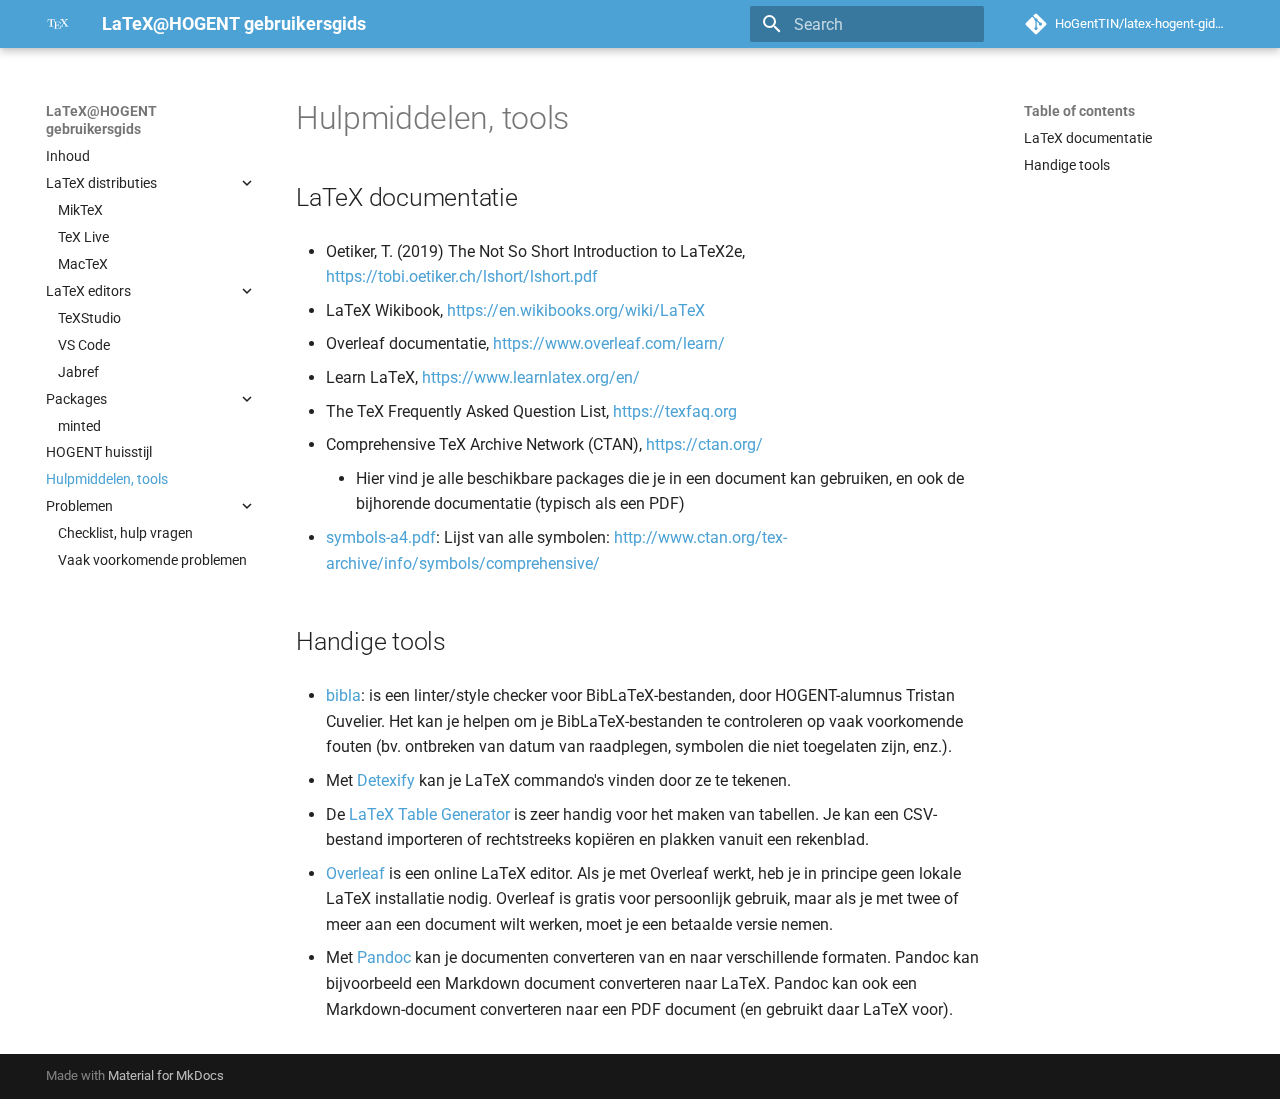
<file: hulpmiddelen/index.html>
<!doctype html>
<html lang="en" class="no-js">
  <head>
    
      <meta charset="utf-8">
      <meta name="viewport" content="width=device-width,initial-scale=1">
      
      
      
        <link rel="canonical" href="https://hogenttin.github.io/latex-hogent-gids/hulpmiddelen/">
      
      
        <link rel="prev" href="../hogent-huisstijl/">
      
      
        <link rel="next" href="../problemen-checklist/">
      
      
      <link rel="icon" href="../images/tex-icon.png">
      <meta name="generator" content="mkdocs-1.6.1, mkdocs-material-9.6.9">
    
    
      
        <title>Hulpmiddelen, tools - LaTeX@HOGENT gebruikersgids</title>
      
    
    
      <link rel="stylesheet" href="../assets/stylesheets/main.4af4bdda.min.css">
      
      


    
    
      
    
    
      
        
        
        <link rel="preconnect" href="https://fonts.gstatic.com" crossorigin>
        <link rel="stylesheet" href="https://fonts.googleapis.com/css?family=Roboto:300,300i,400,400i,700,700i%7CRoboto+Mono:400,400i,700,700i&display=fallback">
        <style>:root{--md-text-font:"Roboto";--md-code-font:"Roboto Mono"}</style>
      
    
    
      <link rel="stylesheet" href="../stylesheets/extra.css">
    
    <script>__md_scope=new URL("..",location),__md_hash=e=>[...e].reduce(((e,_)=>(e<<5)-e+_.charCodeAt(0)),0),__md_get=(e,_=localStorage,t=__md_scope)=>JSON.parse(_.getItem(t.pathname+"."+e)),__md_set=(e,_,t=localStorage,a=__md_scope)=>{try{t.setItem(a.pathname+"."+e,JSON.stringify(_))}catch(e){}}</script>
    
      

    
    
    
  </head>
  
  
    <body dir="ltr">
  
    
    <input class="md-toggle" data-md-toggle="drawer" type="checkbox" id="__drawer" autocomplete="off">
    <input class="md-toggle" data-md-toggle="search" type="checkbox" id="__search" autocomplete="off">
    <label class="md-overlay" for="__drawer"></label>
    <div data-md-component="skip">
      
        
        <a href="#hulpmiddelen-tools" class="md-skip">
          Skip to content
        </a>
      
    </div>
    <div data-md-component="announce">
      
    </div>
    
    
      

  

<header class="md-header md-header--shadow" data-md-component="header">
  <nav class="md-header__inner md-grid" aria-label="Header">
    <a href=".." title="LaTeX@HOGENT gebruikersgids" class="md-header__button md-logo" aria-label="LaTeX@HOGENT gebruikersgids" data-md-component="logo">
      
  <img src="../images/tex-icon-white.png" alt="logo">

    </a>
    <label class="md-header__button md-icon" for="__drawer">
      
      <svg xmlns="http://www.w3.org/2000/svg" viewBox="0 0 24 24"><path d="M3 6h18v2H3zm0 5h18v2H3zm0 5h18v2H3z"/></svg>
    </label>
    <div class="md-header__title" data-md-component="header-title">
      <div class="md-header__ellipsis">
        <div class="md-header__topic">
          <span class="md-ellipsis">
            LaTeX@HOGENT gebruikersgids
          </span>
        </div>
        <div class="md-header__topic" data-md-component="header-topic">
          <span class="md-ellipsis">
            
              Hulpmiddelen, tools
            
          </span>
        </div>
      </div>
    </div>
    
    
      <script>var palette=__md_get("__palette");if(palette&&palette.color){if("(prefers-color-scheme)"===palette.color.media){var media=matchMedia("(prefers-color-scheme: light)"),input=document.querySelector(media.matches?"[data-md-color-media='(prefers-color-scheme: light)']":"[data-md-color-media='(prefers-color-scheme: dark)']");palette.color.media=input.getAttribute("data-md-color-media"),palette.color.scheme=input.getAttribute("data-md-color-scheme"),palette.color.primary=input.getAttribute("data-md-color-primary"),palette.color.accent=input.getAttribute("data-md-color-accent")}for(var[key,value]of Object.entries(palette.color))document.body.setAttribute("data-md-color-"+key,value)}</script>
    
    
    
      <label class="md-header__button md-icon" for="__search">
        
        <svg xmlns="http://www.w3.org/2000/svg" viewBox="0 0 24 24"><path d="M9.5 3A6.5 6.5 0 0 1 16 9.5c0 1.61-.59 3.09-1.56 4.23l.27.27h.79l5 5-1.5 1.5-5-5v-.79l-.27-.27A6.52 6.52 0 0 1 9.5 16 6.5 6.5 0 0 1 3 9.5 6.5 6.5 0 0 1 9.5 3m0 2C7 5 5 7 5 9.5S7 14 9.5 14 14 12 14 9.5 12 5 9.5 5"/></svg>
      </label>
      <div class="md-search" data-md-component="search" role="dialog">
  <label class="md-search__overlay" for="__search"></label>
  <div class="md-search__inner" role="search">
    <form class="md-search__form" name="search">
      <input type="text" class="md-search__input" name="query" aria-label="Search" placeholder="Search" autocapitalize="off" autocorrect="off" autocomplete="off" spellcheck="false" data-md-component="search-query" required>
      <label class="md-search__icon md-icon" for="__search">
        
        <svg xmlns="http://www.w3.org/2000/svg" viewBox="0 0 24 24"><path d="M9.5 3A6.5 6.5 0 0 1 16 9.5c0 1.61-.59 3.09-1.56 4.23l.27.27h.79l5 5-1.5 1.5-5-5v-.79l-.27-.27A6.52 6.52 0 0 1 9.5 16 6.5 6.5 0 0 1 3 9.5 6.5 6.5 0 0 1 9.5 3m0 2C7 5 5 7 5 9.5S7 14 9.5 14 14 12 14 9.5 12 5 9.5 5"/></svg>
        
        <svg xmlns="http://www.w3.org/2000/svg" viewBox="0 0 24 24"><path d="M20 11v2H8l5.5 5.5-1.42 1.42L4.16 12l7.92-7.92L13.5 5.5 8 11z"/></svg>
      </label>
      <nav class="md-search__options" aria-label="Search">
        
        <button type="reset" class="md-search__icon md-icon" title="Clear" aria-label="Clear" tabindex="-1">
          
          <svg xmlns="http://www.w3.org/2000/svg" viewBox="0 0 24 24"><path d="M19 6.41 17.59 5 12 10.59 6.41 5 5 6.41 10.59 12 5 17.59 6.41 19 12 13.41 17.59 19 19 17.59 13.41 12z"/></svg>
        </button>
      </nav>
      
    </form>
    <div class="md-search__output">
      <div class="md-search__scrollwrap" tabindex="0" data-md-scrollfix>
        <div class="md-search-result" data-md-component="search-result">
          <div class="md-search-result__meta">
            Initializing search
          </div>
          <ol class="md-search-result__list" role="presentation"></ol>
        </div>
      </div>
    </div>
  </div>
</div>
    
    
      <div class="md-header__source">
        <a href="https://github.com/HoGentTIN/latex-hogent-gids/" title="Go to repository" class="md-source" data-md-component="source">
  <div class="md-source__icon md-icon">
    
    <svg xmlns="http://www.w3.org/2000/svg" viewBox="0 0 448 512"><!--! Font Awesome Free 6.7.2 by @fontawesome - https://fontawesome.com License - https://fontawesome.com/license/free (Icons: CC BY 4.0, Fonts: SIL OFL 1.1, Code: MIT License) Copyright 2024 Fonticons, Inc.--><path d="M439.55 236.05 244 40.45a28.87 28.87 0 0 0-40.81 0l-40.66 40.63 51.52 51.52c27.06-9.14 52.68 16.77 43.39 43.68l49.66 49.66c34.23-11.8 61.18 31 35.47 56.69-26.49 26.49-70.21-2.87-56-37.34L240.22 199v121.85c25.3 12.54 22.26 41.85 9.08 55a34.34 34.34 0 0 1-48.55 0c-17.57-17.6-11.07-46.91 11.25-56v-123c-20.8-8.51-24.6-30.74-18.64-45L142.57 101 8.45 235.14a28.86 28.86 0 0 0 0 40.81l195.61 195.6a28.86 28.86 0 0 0 40.8 0l194.69-194.69a28.86 28.86 0 0 0 0-40.81"/></svg>
  </div>
  <div class="md-source__repository">
    HoGentTIN/latex-hogent-gids/
  </div>
</a>
      </div>
    
  </nav>
  
</header>
    
    <div class="md-container" data-md-component="container">
      
      
        
          
        
      
      <main class="md-main" data-md-component="main">
        <div class="md-main__inner md-grid">
          
            
              
              <div class="md-sidebar md-sidebar--primary" data-md-component="sidebar" data-md-type="navigation" >
                <div class="md-sidebar__scrollwrap">
                  <div class="md-sidebar__inner">
                    



<nav class="md-nav md-nav--primary" aria-label="Navigation" data-md-level="0">
  <label class="md-nav__title" for="__drawer">
    <a href=".." title="LaTeX@HOGENT gebruikersgids" class="md-nav__button md-logo" aria-label="LaTeX@HOGENT gebruikersgids" data-md-component="logo">
      
  <img src="../images/tex-icon-white.png" alt="logo">

    </a>
    LaTeX@HOGENT gebruikersgids
  </label>
  
    <div class="md-nav__source">
      <a href="https://github.com/HoGentTIN/latex-hogent-gids/" title="Go to repository" class="md-source" data-md-component="source">
  <div class="md-source__icon md-icon">
    
    <svg xmlns="http://www.w3.org/2000/svg" viewBox="0 0 448 512"><!--! Font Awesome Free 6.7.2 by @fontawesome - https://fontawesome.com License - https://fontawesome.com/license/free (Icons: CC BY 4.0, Fonts: SIL OFL 1.1, Code: MIT License) Copyright 2024 Fonticons, Inc.--><path d="M439.55 236.05 244 40.45a28.87 28.87 0 0 0-40.81 0l-40.66 40.63 51.52 51.52c27.06-9.14 52.68 16.77 43.39 43.68l49.66 49.66c34.23-11.8 61.18 31 35.47 56.69-26.49 26.49-70.21-2.87-56-37.34L240.22 199v121.85c25.3 12.54 22.26 41.85 9.08 55a34.34 34.34 0 0 1-48.55 0c-17.57-17.6-11.07-46.91 11.25-56v-123c-20.8-8.51-24.6-30.74-18.64-45L142.57 101 8.45 235.14a28.86 28.86 0 0 0 0 40.81l195.61 195.6a28.86 28.86 0 0 0 40.8 0l194.69-194.69a28.86 28.86 0 0 0 0-40.81"/></svg>
  </div>
  <div class="md-source__repository">
    HoGentTIN/latex-hogent-gids/
  </div>
</a>
    </div>
  
  <ul class="md-nav__list" data-md-scrollfix>
    
      
      
  
  
  
  
    <li class="md-nav__item">
      <a href=".." class="md-nav__link">
        
  
  <span class="md-ellipsis">
    Inhoud
    
  </span>
  

      </a>
    </li>
  

    
      
      
  
  
  
  
    
    
    
    
    <li class="md-nav__item md-nav__item--nested">
      
        
        
          
        
        <input class="md-nav__toggle md-toggle md-toggle--indeterminate" type="checkbox" id="__nav_2" >
        
          
          <label class="md-nav__link" for="__nav_2" id="__nav_2_label" tabindex="0">
            
  
  <span class="md-ellipsis">
    LaTeX distributies
    
  </span>
  

            <span class="md-nav__icon md-icon"></span>
          </label>
        
        <nav class="md-nav" data-md-level="1" aria-labelledby="__nav_2_label" aria-expanded="false">
          <label class="md-nav__title" for="__nav_2">
            <span class="md-nav__icon md-icon"></span>
            LaTeX distributies
          </label>
          <ul class="md-nav__list" data-md-scrollfix>
            
              
                
  
  
  
  
    <li class="md-nav__item">
      <a href="../installatie-miktex/" class="md-nav__link">
        
  
  <span class="md-ellipsis">
    MikTeX
    
  </span>
  

      </a>
    </li>
  

              
            
              
                
  
  
  
  
    <li class="md-nav__item">
      <a href="../installatie-texlive/" class="md-nav__link">
        
  
  <span class="md-ellipsis">
    TeX Live
    
  </span>
  

      </a>
    </li>
  

              
            
              
                
  
  
  
  
    <li class="md-nav__item">
      <a href="../installatie-mactex/" class="md-nav__link">
        
  
  <span class="md-ellipsis">
    MacTeX
    
  </span>
  

      </a>
    </li>
  

              
            
          </ul>
        </nav>
      
    </li>
  

    
      
      
  
  
  
  
    
    
    
    
    <li class="md-nav__item md-nav__item--nested">
      
        
        
          
        
        <input class="md-nav__toggle md-toggle md-toggle--indeterminate" type="checkbox" id="__nav_3" >
        
          
          <label class="md-nav__link" for="__nav_3" id="__nav_3_label" tabindex="0">
            
  
  <span class="md-ellipsis">
    LaTeX editors
    
  </span>
  

            <span class="md-nav__icon md-icon"></span>
          </label>
        
        <nav class="md-nav" data-md-level="1" aria-labelledby="__nav_3_label" aria-expanded="false">
          <label class="md-nav__title" for="__nav_3">
            <span class="md-nav__icon md-icon"></span>
            LaTeX editors
          </label>
          <ul class="md-nav__list" data-md-scrollfix>
            
              
                
  
  
  
  
    <li class="md-nav__item">
      <a href="../installatie-texstudio/" class="md-nav__link">
        
  
  <span class="md-ellipsis">
    TeXStudio
    
  </span>
  

      </a>
    </li>
  

              
            
              
                
  
  
  
  
    <li class="md-nav__item">
      <a href="../installatie-vscode/" class="md-nav__link">
        
  
  <span class="md-ellipsis">
    VS Code
    
  </span>
  

      </a>
    </li>
  

              
            
              
                
  
  
  
  
    <li class="md-nav__item">
      <a href="../installatie-jabref/" class="md-nav__link">
        
  
  <span class="md-ellipsis">
    Jabref
    
  </span>
  

      </a>
    </li>
  

              
            
          </ul>
        </nav>
      
    </li>
  

    
      
      
  
  
  
  
    
    
    
    
    <li class="md-nav__item md-nav__item--nested">
      
        
        
          
        
        <input class="md-nav__toggle md-toggle md-toggle--indeterminate" type="checkbox" id="__nav_4" >
        
          
          <label class="md-nav__link" for="__nav_4" id="__nav_4_label" tabindex="0">
            
  
  <span class="md-ellipsis">
    Packages
    
  </span>
  

            <span class="md-nav__icon md-icon"></span>
          </label>
        
        <nav class="md-nav" data-md-level="1" aria-labelledby="__nav_4_label" aria-expanded="false">
          <label class="md-nav__title" for="__nav_4">
            <span class="md-nav__icon md-icon"></span>
            Packages
          </label>
          <ul class="md-nav__list" data-md-scrollfix>
            
              
                
  
  
  
  
    <li class="md-nav__item">
      <a href="../installatie-minted/" class="md-nav__link">
        
  
  <span class="md-ellipsis">
    minted
    
  </span>
  

      </a>
    </li>
  

              
            
          </ul>
        </nav>
      
    </li>
  

    
      
      
  
  
  
  
    <li class="md-nav__item">
      <a href="../hogent-huisstijl/" class="md-nav__link">
        
  
  <span class="md-ellipsis">
    HOGENT huisstijl
    
  </span>
  

      </a>
    </li>
  

    
      
      
  
  
    
  
  
  
    <li class="md-nav__item md-nav__item--active">
      
      <input class="md-nav__toggle md-toggle" type="checkbox" id="__toc">
      
      
        
      
      
        <label class="md-nav__link md-nav__link--active" for="__toc">
          
  
  <span class="md-ellipsis">
    Hulpmiddelen, tools
    
  </span>
  

          <span class="md-nav__icon md-icon"></span>
        </label>
      
      <a href="./" class="md-nav__link md-nav__link--active">
        
  
  <span class="md-ellipsis">
    Hulpmiddelen, tools
    
  </span>
  

      </a>
      
        

<nav class="md-nav md-nav--secondary" aria-label="Table of contents">
  
  
  
    
  
  
    <label class="md-nav__title" for="__toc">
      <span class="md-nav__icon md-icon"></span>
      Table of contents
    </label>
    <ul class="md-nav__list" data-md-component="toc" data-md-scrollfix>
      
        <li class="md-nav__item">
  <a href="#latex-documentatie" class="md-nav__link">
    <span class="md-ellipsis">
      LaTeX documentatie
    </span>
  </a>
  
</li>
      
        <li class="md-nav__item">
  <a href="#handige-tools" class="md-nav__link">
    <span class="md-ellipsis">
      Handige tools
    </span>
  </a>
  
</li>
      
    </ul>
  
</nav>
      
    </li>
  

    
      
      
  
  
  
  
    
    
    
    
    <li class="md-nav__item md-nav__item--nested">
      
        
        
          
        
        <input class="md-nav__toggle md-toggle md-toggle--indeterminate" type="checkbox" id="__nav_7" >
        
          
          <label class="md-nav__link" for="__nav_7" id="__nav_7_label" tabindex="0">
            
  
  <span class="md-ellipsis">
    Problemen
    
  </span>
  

            <span class="md-nav__icon md-icon"></span>
          </label>
        
        <nav class="md-nav" data-md-level="1" aria-labelledby="__nav_7_label" aria-expanded="false">
          <label class="md-nav__title" for="__nav_7">
            <span class="md-nav__icon md-icon"></span>
            Problemen
          </label>
          <ul class="md-nav__list" data-md-scrollfix>
            
              
                
  
  
  
  
    <li class="md-nav__item">
      <a href="../problemen-checklist/" class="md-nav__link">
        
  
  <span class="md-ellipsis">
    Checklist, hulp vragen
    
  </span>
  

      </a>
    </li>
  

              
            
              
                
  
  
  
  
    <li class="md-nav__item">
      <a href="../problemen/" class="md-nav__link">
        
  
  <span class="md-ellipsis">
    Vaak voorkomende problemen
    
  </span>
  

      </a>
    </li>
  

              
            
          </ul>
        </nav>
      
    </li>
  

    
  </ul>
</nav>
                  </div>
                </div>
              </div>
            
            
              
              <div class="md-sidebar md-sidebar--secondary" data-md-component="sidebar" data-md-type="toc" >
                <div class="md-sidebar__scrollwrap">
                  <div class="md-sidebar__inner">
                    

<nav class="md-nav md-nav--secondary" aria-label="Table of contents">
  
  
  
    
  
  
    <label class="md-nav__title" for="__toc">
      <span class="md-nav__icon md-icon"></span>
      Table of contents
    </label>
    <ul class="md-nav__list" data-md-component="toc" data-md-scrollfix>
      
        <li class="md-nav__item">
  <a href="#latex-documentatie" class="md-nav__link">
    <span class="md-ellipsis">
      LaTeX documentatie
    </span>
  </a>
  
</li>
      
        <li class="md-nav__item">
  <a href="#handige-tools" class="md-nav__link">
    <span class="md-ellipsis">
      Handige tools
    </span>
  </a>
  
</li>
      
    </ul>
  
</nav>
                  </div>
                </div>
              </div>
            
          
          
            <div class="md-content" data-md-component="content">
              <article class="md-content__inner md-typeset">
                
                  


  
  


<h1 id="hulpmiddelen-tools">Hulpmiddelen, tools</h1>
<h2 id="latex-documentatie">LaTeX documentatie</h2>
<ul>
<li>
<p>Oetiker, T. (2019) The Not So Short Introduction to LaTeX2e, <a href="https://tobi.oetiker.ch/lshort/lshort.pdf">https://tobi.oetiker.ch/lshort/lshort.pdf</a></p>
</li>
<li>
<p>LaTeX Wikibook, <a href="https://en.wikibooks.org/wiki/LaTeX">https://en.wikibooks.org/wiki/LaTeX</a></p>
</li>
<li>
<p>Overleaf documentatie, <a href="https://www.overleaf.com/learn/">https://www.overleaf.com/learn/</a></p>
</li>
<li>
<p>Learn LaTeX, <a href="https://www.learnlatex.org/en/">https://www.learnlatex.org/en/</a></p>
</li>
<li>
<p>The TeX Frequently Asked Question List, <a href="https://texfaq.org">https://texfaq.org</a></p>
</li>
<li>
<p>Comprehensive TeX Archive Network (CTAN), <a href="https://ctan.org/">https://ctan.org/</a></p>
<ul>
<li>Hier vind je alle beschikbare packages die je in een document kan gebruiken, en ook de bijhorende documentatie (typisch als een PDF)</li>
</ul>
</li>
<li>
<p><a href="https://mirrors.evoluso.com/CTAN/info/symbols/comprehensive/symbols-a4.pdf">symbols-a4.pdf</a>: Lijst van alle symbolen: <a href="http://www.ctan.org/tex-archive/info/symbols/comprehensive/">http://www.ctan.org/tex-archive/info/symbols/comprehensive/</a></p>
</li>
</ul>
<h2 id="handige-tools">Handige tools</h2>
<ul>
<li>
<p><a href="https://mrclassict.github.io/bibla/">bibla</a>: is een linter/style checker voor BibLaTeX-bestanden, door HOGENT-alumnus Tristan Cuvelier. Het kan je helpen om je BibLaTeX-bestanden te controleren op vaak voorkomende fouten (bv. ontbreken van datum van raadplegen, symbolen die niet toegelaten zijn, enz.).</p>
</li>
<li>
<p>Met <a href="https://detexify.kirelabs.org/classify.html">Detexify</a> kan je LaTeX commando's vinden door ze te tekenen.</p>
</li>
<li>
<p>De <a href="https://www.tablesgenerator.com/latex_tables">LaTeX Table Generator</a> is zeer handig voor het maken van tabellen. Je kan een CSV-bestand importeren of rechtstreeks kopiëren en plakken vanuit een rekenblad.</p>
</li>
<li>
<p><a href="https://www.overleaf.com/">Overleaf</a> is een online LaTeX editor. Als je met Overleaf werkt, heb je in principe geen lokale LaTeX installatie nodig. Overleaf is gratis voor persoonlijk gebruik, maar als je met twee of meer aan een document wilt werken, moet je een betaalde versie nemen.</p>
</li>
<li>
<p>Met <a href="https://pandoc.org/">Pandoc</a> kan je documenten converteren van en naar verschillende formaten. Pandoc kan bijvoorbeeld een Markdown document converteren naar LaTeX. Pandoc kan ook een Markdown-document converteren naar een PDF document (en gebruikt daar LaTeX voor).</p>
</li>
</ul>












                
              </article>
            </div>
          
          
<script>var target=document.getElementById(location.hash.slice(1));target&&target.name&&(target.checked=target.name.startsWith("__tabbed_"))</script>
        </div>
        
      </main>
      
        <footer class="md-footer">
  
  <div class="md-footer-meta md-typeset">
    <div class="md-footer-meta__inner md-grid">
      <div class="md-copyright">
  
  
    Made with
    <a href="https://squidfunk.github.io/mkdocs-material/" target="_blank" rel="noopener">
      Material for MkDocs
    </a>
  
</div>
      
    </div>
  </div>
</footer>
      
    </div>
    <div class="md-dialog" data-md-component="dialog">
      <div class="md-dialog__inner md-typeset"></div>
    </div>
    
    
    <script id="__config" type="application/json">{"base": "..", "features": ["navigation.expand"], "search": "../assets/javascripts/workers/search.f8cc74c7.min.js", "translations": {"clipboard.copied": "Copied to clipboard", "clipboard.copy": "Copy to clipboard", "search.result.more.one": "1 more on this page", "search.result.more.other": "# more on this page", "search.result.none": "No matching documents", "search.result.one": "1 matching document", "search.result.other": "# matching documents", "search.result.placeholder": "Type to start searching", "search.result.term.missing": "Missing", "select.version": "Select version"}}</script>
    
    
      <script src="../assets/javascripts/bundle.c8b220af.min.js"></script>
      
    
  </body>
</html>
</file>
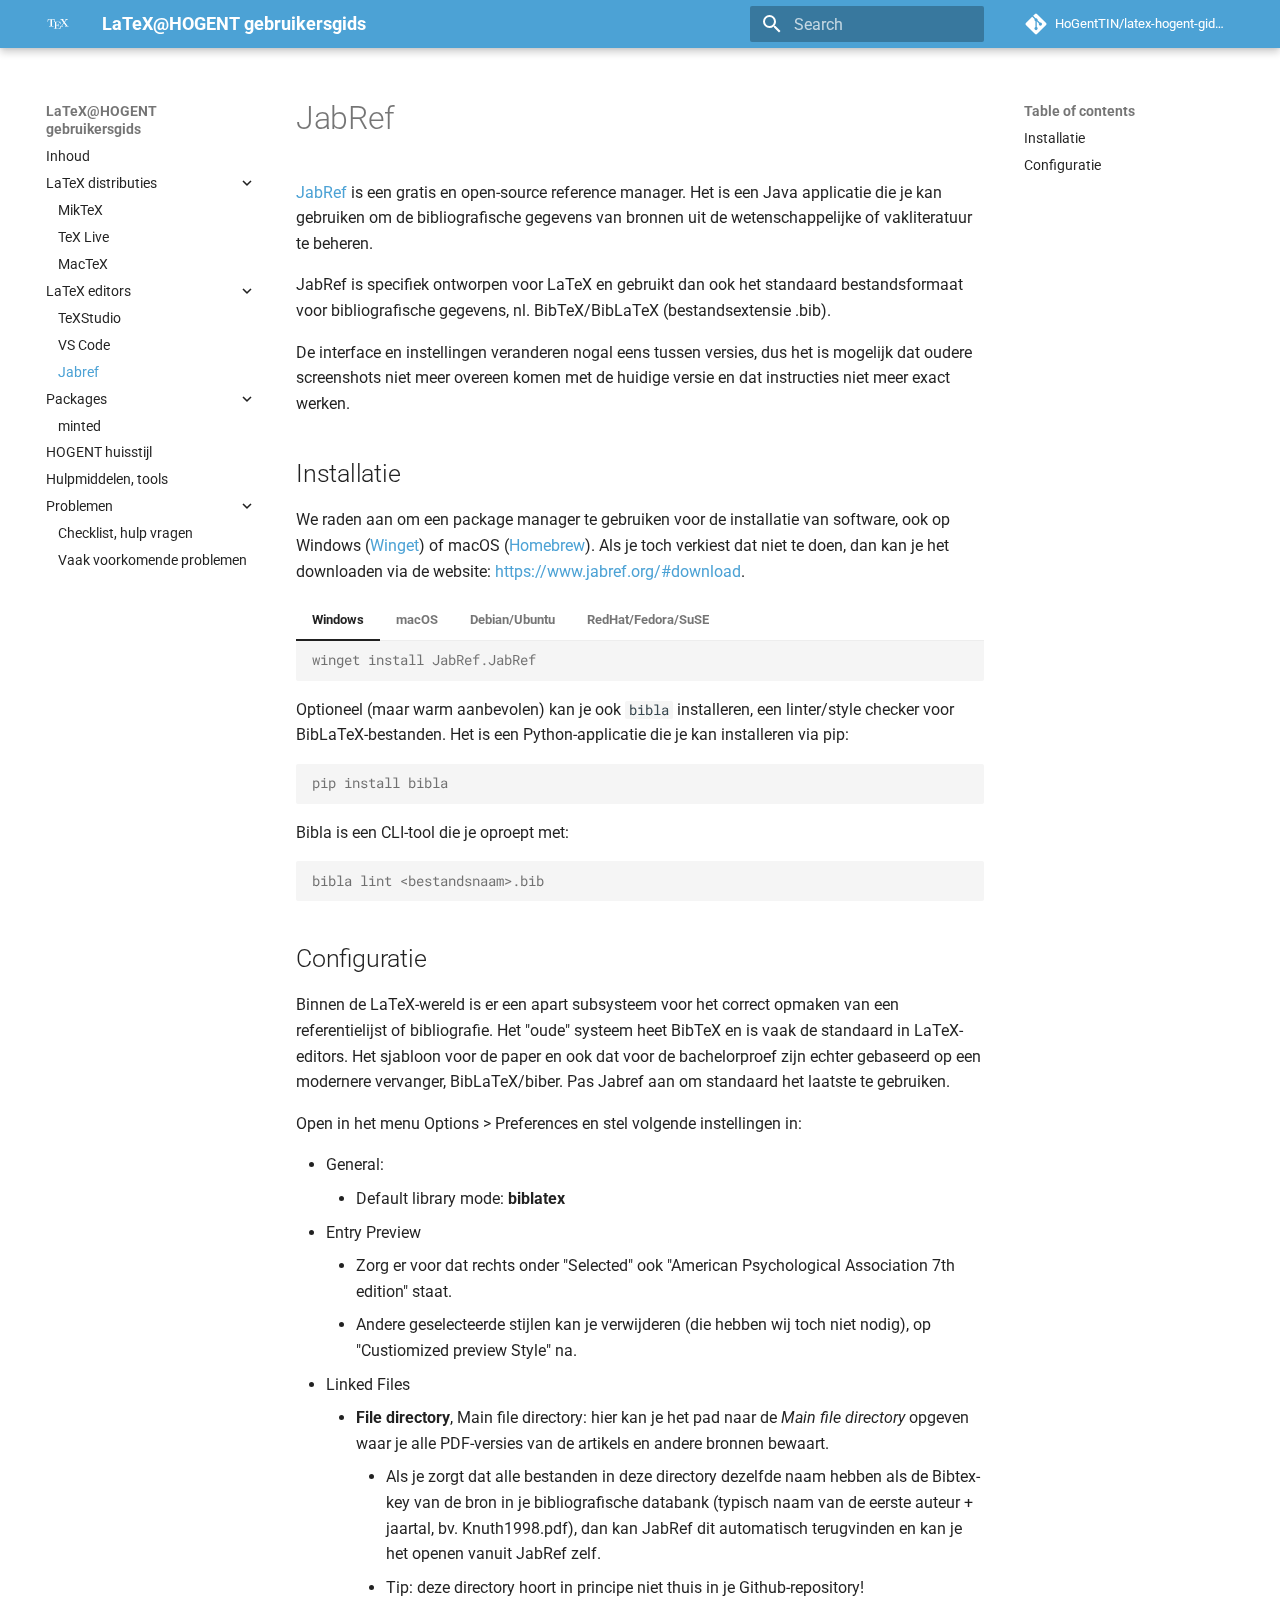
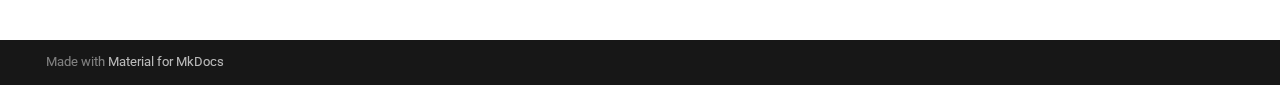
<file: installatie-jabref/index.html>
<!doctype html>
<html lang="en" class="no-js">
  <head>
    
      <meta charset="utf-8">
      <meta name="viewport" content="width=device-width,initial-scale=1">
      
      
      
        <link rel="canonical" href="https://hogenttin.github.io/latex-hogent-gids/installatie-jabref/">
      
      
        <link rel="prev" href="../installatie-vscode/">
      
      
        <link rel="next" href="../installatie-minted/">
      
      
      <link rel="icon" href="../images/tex-icon.png">
      <meta name="generator" content="mkdocs-1.6.1, mkdocs-material-9.6.9">
    
    
      
        <title>Jabref - LaTeX@HOGENT gebruikersgids</title>
      
    
    
      <link rel="stylesheet" href="../assets/stylesheets/main.4af4bdda.min.css">
      
      


    
    
      
    
    
      
        
        
        <link rel="preconnect" href="https://fonts.gstatic.com" crossorigin>
        <link rel="stylesheet" href="https://fonts.googleapis.com/css?family=Roboto:300,300i,400,400i,700,700i%7CRoboto+Mono:400,400i,700,700i&display=fallback">
        <style>:root{--md-text-font:"Roboto";--md-code-font:"Roboto Mono"}</style>
      
    
    
      <link rel="stylesheet" href="../stylesheets/extra.css">
    
    <script>__md_scope=new URL("..",location),__md_hash=e=>[...e].reduce(((e,_)=>(e<<5)-e+_.charCodeAt(0)),0),__md_get=(e,_=localStorage,t=__md_scope)=>JSON.parse(_.getItem(t.pathname+"."+e)),__md_set=(e,_,t=localStorage,a=__md_scope)=>{try{t.setItem(a.pathname+"."+e,JSON.stringify(_))}catch(e){}}</script>
    
      

    
    
    
  </head>
  
  
    <body dir="ltr">
  
    
    <input class="md-toggle" data-md-toggle="drawer" type="checkbox" id="__drawer" autocomplete="off">
    <input class="md-toggle" data-md-toggle="search" type="checkbox" id="__search" autocomplete="off">
    <label class="md-overlay" for="__drawer"></label>
    <div data-md-component="skip">
      
        
        <a href="#jabref" class="md-skip">
          Skip to content
        </a>
      
    </div>
    <div data-md-component="announce">
      
    </div>
    
    
      

  

<header class="md-header md-header--shadow" data-md-component="header">
  <nav class="md-header__inner md-grid" aria-label="Header">
    <a href=".." title="LaTeX@HOGENT gebruikersgids" class="md-header__button md-logo" aria-label="LaTeX@HOGENT gebruikersgids" data-md-component="logo">
      
  <img src="../images/tex-icon-white.png" alt="logo">

    </a>
    <label class="md-header__button md-icon" for="__drawer">
      
      <svg xmlns="http://www.w3.org/2000/svg" viewBox="0 0 24 24"><path d="M3 6h18v2H3zm0 5h18v2H3zm0 5h18v2H3z"/></svg>
    </label>
    <div class="md-header__title" data-md-component="header-title">
      <div class="md-header__ellipsis">
        <div class="md-header__topic">
          <span class="md-ellipsis">
            LaTeX@HOGENT gebruikersgids
          </span>
        </div>
        <div class="md-header__topic" data-md-component="header-topic">
          <span class="md-ellipsis">
            
              Jabref
            
          </span>
        </div>
      </div>
    </div>
    
    
      <script>var palette=__md_get("__palette");if(palette&&palette.color){if("(prefers-color-scheme)"===palette.color.media){var media=matchMedia("(prefers-color-scheme: light)"),input=document.querySelector(media.matches?"[data-md-color-media='(prefers-color-scheme: light)']":"[data-md-color-media='(prefers-color-scheme: dark)']");palette.color.media=input.getAttribute("data-md-color-media"),palette.color.scheme=input.getAttribute("data-md-color-scheme"),palette.color.primary=input.getAttribute("data-md-color-primary"),palette.color.accent=input.getAttribute("data-md-color-accent")}for(var[key,value]of Object.entries(palette.color))document.body.setAttribute("data-md-color-"+key,value)}</script>
    
    
    
      <label class="md-header__button md-icon" for="__search">
        
        <svg xmlns="http://www.w3.org/2000/svg" viewBox="0 0 24 24"><path d="M9.5 3A6.5 6.5 0 0 1 16 9.5c0 1.61-.59 3.09-1.56 4.23l.27.27h.79l5 5-1.5 1.5-5-5v-.79l-.27-.27A6.52 6.52 0 0 1 9.5 16 6.5 6.5 0 0 1 3 9.5 6.5 6.5 0 0 1 9.5 3m0 2C7 5 5 7 5 9.5S7 14 9.5 14 14 12 14 9.5 12 5 9.5 5"/></svg>
      </label>
      <div class="md-search" data-md-component="search" role="dialog">
  <label class="md-search__overlay" for="__search"></label>
  <div class="md-search__inner" role="search">
    <form class="md-search__form" name="search">
      <input type="text" class="md-search__input" name="query" aria-label="Search" placeholder="Search" autocapitalize="off" autocorrect="off" autocomplete="off" spellcheck="false" data-md-component="search-query" required>
      <label class="md-search__icon md-icon" for="__search">
        
        <svg xmlns="http://www.w3.org/2000/svg" viewBox="0 0 24 24"><path d="M9.5 3A6.5 6.5 0 0 1 16 9.5c0 1.61-.59 3.09-1.56 4.23l.27.27h.79l5 5-1.5 1.5-5-5v-.79l-.27-.27A6.52 6.52 0 0 1 9.5 16 6.5 6.5 0 0 1 3 9.5 6.5 6.5 0 0 1 9.5 3m0 2C7 5 5 7 5 9.5S7 14 9.5 14 14 12 14 9.5 12 5 9.5 5"/></svg>
        
        <svg xmlns="http://www.w3.org/2000/svg" viewBox="0 0 24 24"><path d="M20 11v2H8l5.5 5.5-1.42 1.42L4.16 12l7.92-7.92L13.5 5.5 8 11z"/></svg>
      </label>
      <nav class="md-search__options" aria-label="Search">
        
        <button type="reset" class="md-search__icon md-icon" title="Clear" aria-label="Clear" tabindex="-1">
          
          <svg xmlns="http://www.w3.org/2000/svg" viewBox="0 0 24 24"><path d="M19 6.41 17.59 5 12 10.59 6.41 5 5 6.41 10.59 12 5 17.59 6.41 19 12 13.41 17.59 19 19 17.59 13.41 12z"/></svg>
        </button>
      </nav>
      
    </form>
    <div class="md-search__output">
      <div class="md-search__scrollwrap" tabindex="0" data-md-scrollfix>
        <div class="md-search-result" data-md-component="search-result">
          <div class="md-search-result__meta">
            Initializing search
          </div>
          <ol class="md-search-result__list" role="presentation"></ol>
        </div>
      </div>
    </div>
  </div>
</div>
    
    
      <div class="md-header__source">
        <a href="https://github.com/HoGentTIN/latex-hogent-gids/" title="Go to repository" class="md-source" data-md-component="source">
  <div class="md-source__icon md-icon">
    
    <svg xmlns="http://www.w3.org/2000/svg" viewBox="0 0 448 512"><!--! Font Awesome Free 6.7.2 by @fontawesome - https://fontawesome.com License - https://fontawesome.com/license/free (Icons: CC BY 4.0, Fonts: SIL OFL 1.1, Code: MIT License) Copyright 2024 Fonticons, Inc.--><path d="M439.55 236.05 244 40.45a28.87 28.87 0 0 0-40.81 0l-40.66 40.63 51.52 51.52c27.06-9.14 52.68 16.77 43.39 43.68l49.66 49.66c34.23-11.8 61.18 31 35.47 56.69-26.49 26.49-70.21-2.87-56-37.34L240.22 199v121.85c25.3 12.54 22.26 41.85 9.08 55a34.34 34.34 0 0 1-48.55 0c-17.57-17.6-11.07-46.91 11.25-56v-123c-20.8-8.51-24.6-30.74-18.64-45L142.57 101 8.45 235.14a28.86 28.86 0 0 0 0 40.81l195.61 195.6a28.86 28.86 0 0 0 40.8 0l194.69-194.69a28.86 28.86 0 0 0 0-40.81"/></svg>
  </div>
  <div class="md-source__repository">
    HoGentTIN/latex-hogent-gids/
  </div>
</a>
      </div>
    
  </nav>
  
</header>
    
    <div class="md-container" data-md-component="container">
      
      
        
          
        
      
      <main class="md-main" data-md-component="main">
        <div class="md-main__inner md-grid">
          
            
              
              <div class="md-sidebar md-sidebar--primary" data-md-component="sidebar" data-md-type="navigation" >
                <div class="md-sidebar__scrollwrap">
                  <div class="md-sidebar__inner">
                    



<nav class="md-nav md-nav--primary" aria-label="Navigation" data-md-level="0">
  <label class="md-nav__title" for="__drawer">
    <a href=".." title="LaTeX@HOGENT gebruikersgids" class="md-nav__button md-logo" aria-label="LaTeX@HOGENT gebruikersgids" data-md-component="logo">
      
  <img src="../images/tex-icon-white.png" alt="logo">

    </a>
    LaTeX@HOGENT gebruikersgids
  </label>
  
    <div class="md-nav__source">
      <a href="https://github.com/HoGentTIN/latex-hogent-gids/" title="Go to repository" class="md-source" data-md-component="source">
  <div class="md-source__icon md-icon">
    
    <svg xmlns="http://www.w3.org/2000/svg" viewBox="0 0 448 512"><!--! Font Awesome Free 6.7.2 by @fontawesome - https://fontawesome.com License - https://fontawesome.com/license/free (Icons: CC BY 4.0, Fonts: SIL OFL 1.1, Code: MIT License) Copyright 2024 Fonticons, Inc.--><path d="M439.55 236.05 244 40.45a28.87 28.87 0 0 0-40.81 0l-40.66 40.63 51.52 51.52c27.06-9.14 52.68 16.77 43.39 43.68l49.66 49.66c34.23-11.8 61.18 31 35.47 56.69-26.49 26.49-70.21-2.87-56-37.34L240.22 199v121.85c25.3 12.54 22.26 41.85 9.08 55a34.34 34.34 0 0 1-48.55 0c-17.57-17.6-11.07-46.91 11.25-56v-123c-20.8-8.51-24.6-30.74-18.64-45L142.57 101 8.45 235.14a28.86 28.86 0 0 0 0 40.81l195.61 195.6a28.86 28.86 0 0 0 40.8 0l194.69-194.69a28.86 28.86 0 0 0 0-40.81"/></svg>
  </div>
  <div class="md-source__repository">
    HoGentTIN/latex-hogent-gids/
  </div>
</a>
    </div>
  
  <ul class="md-nav__list" data-md-scrollfix>
    
      
      
  
  
  
  
    <li class="md-nav__item">
      <a href=".." class="md-nav__link">
        
  
  <span class="md-ellipsis">
    Inhoud
    
  </span>
  

      </a>
    </li>
  

    
      
      
  
  
  
  
    
    
    
    
    <li class="md-nav__item md-nav__item--nested">
      
        
        
          
        
        <input class="md-nav__toggle md-toggle md-toggle--indeterminate" type="checkbox" id="__nav_2" >
        
          
          <label class="md-nav__link" for="__nav_2" id="__nav_2_label" tabindex="0">
            
  
  <span class="md-ellipsis">
    LaTeX distributies
    
  </span>
  

            <span class="md-nav__icon md-icon"></span>
          </label>
        
        <nav class="md-nav" data-md-level="1" aria-labelledby="__nav_2_label" aria-expanded="false">
          <label class="md-nav__title" for="__nav_2">
            <span class="md-nav__icon md-icon"></span>
            LaTeX distributies
          </label>
          <ul class="md-nav__list" data-md-scrollfix>
            
              
                
  
  
  
  
    <li class="md-nav__item">
      <a href="../installatie-miktex/" class="md-nav__link">
        
  
  <span class="md-ellipsis">
    MikTeX
    
  </span>
  

      </a>
    </li>
  

              
            
              
                
  
  
  
  
    <li class="md-nav__item">
      <a href="../installatie-texlive/" class="md-nav__link">
        
  
  <span class="md-ellipsis">
    TeX Live
    
  </span>
  

      </a>
    </li>
  

              
            
              
                
  
  
  
  
    <li class="md-nav__item">
      <a href="../installatie-mactex/" class="md-nav__link">
        
  
  <span class="md-ellipsis">
    MacTeX
    
  </span>
  

      </a>
    </li>
  

              
            
          </ul>
        </nav>
      
    </li>
  

    
      
      
  
  
    
  
  
  
    
    
    
    
    <li class="md-nav__item md-nav__item--active md-nav__item--nested">
      
        
        
        <input class="md-nav__toggle md-toggle " type="checkbox" id="__nav_3" checked>
        
          
          <label class="md-nav__link" for="__nav_3" id="__nav_3_label" tabindex="0">
            
  
  <span class="md-ellipsis">
    LaTeX editors
    
  </span>
  

            <span class="md-nav__icon md-icon"></span>
          </label>
        
        <nav class="md-nav" data-md-level="1" aria-labelledby="__nav_3_label" aria-expanded="true">
          <label class="md-nav__title" for="__nav_3">
            <span class="md-nav__icon md-icon"></span>
            LaTeX editors
          </label>
          <ul class="md-nav__list" data-md-scrollfix>
            
              
                
  
  
  
  
    <li class="md-nav__item">
      <a href="../installatie-texstudio/" class="md-nav__link">
        
  
  <span class="md-ellipsis">
    TeXStudio
    
  </span>
  

      </a>
    </li>
  

              
            
              
                
  
  
  
  
    <li class="md-nav__item">
      <a href="../installatie-vscode/" class="md-nav__link">
        
  
  <span class="md-ellipsis">
    VS Code
    
  </span>
  

      </a>
    </li>
  

              
            
              
                
  
  
    
  
  
  
    <li class="md-nav__item md-nav__item--active">
      
      <input class="md-nav__toggle md-toggle" type="checkbox" id="__toc">
      
      
        
      
      
        <label class="md-nav__link md-nav__link--active" for="__toc">
          
  
  <span class="md-ellipsis">
    Jabref
    
  </span>
  

          <span class="md-nav__icon md-icon"></span>
        </label>
      
      <a href="./" class="md-nav__link md-nav__link--active">
        
  
  <span class="md-ellipsis">
    Jabref
    
  </span>
  

      </a>
      
        

<nav class="md-nav md-nav--secondary" aria-label="Table of contents">
  
  
  
    
  
  
    <label class="md-nav__title" for="__toc">
      <span class="md-nav__icon md-icon"></span>
      Table of contents
    </label>
    <ul class="md-nav__list" data-md-component="toc" data-md-scrollfix>
      
        <li class="md-nav__item">
  <a href="#installatie" class="md-nav__link">
    <span class="md-ellipsis">
      Installatie
    </span>
  </a>
  
</li>
      
        <li class="md-nav__item">
  <a href="#configuratie" class="md-nav__link">
    <span class="md-ellipsis">
      Configuratie
    </span>
  </a>
  
</li>
      
    </ul>
  
</nav>
      
    </li>
  

              
            
          </ul>
        </nav>
      
    </li>
  

    
      
      
  
  
  
  
    
    
    
    
    <li class="md-nav__item md-nav__item--nested">
      
        
        
          
        
        <input class="md-nav__toggle md-toggle md-toggle--indeterminate" type="checkbox" id="__nav_4" >
        
          
          <label class="md-nav__link" for="__nav_4" id="__nav_4_label" tabindex="0">
            
  
  <span class="md-ellipsis">
    Packages
    
  </span>
  

            <span class="md-nav__icon md-icon"></span>
          </label>
        
        <nav class="md-nav" data-md-level="1" aria-labelledby="__nav_4_label" aria-expanded="false">
          <label class="md-nav__title" for="__nav_4">
            <span class="md-nav__icon md-icon"></span>
            Packages
          </label>
          <ul class="md-nav__list" data-md-scrollfix>
            
              
                
  
  
  
  
    <li class="md-nav__item">
      <a href="../installatie-minted/" class="md-nav__link">
        
  
  <span class="md-ellipsis">
    minted
    
  </span>
  

      </a>
    </li>
  

              
            
          </ul>
        </nav>
      
    </li>
  

    
      
      
  
  
  
  
    <li class="md-nav__item">
      <a href="../hogent-huisstijl/" class="md-nav__link">
        
  
  <span class="md-ellipsis">
    HOGENT huisstijl
    
  </span>
  

      </a>
    </li>
  

    
      
      
  
  
  
  
    <li class="md-nav__item">
      <a href="../hulpmiddelen/" class="md-nav__link">
        
  
  <span class="md-ellipsis">
    Hulpmiddelen, tools
    
  </span>
  

      </a>
    </li>
  

    
      
      
  
  
  
  
    
    
    
    
    <li class="md-nav__item md-nav__item--nested">
      
        
        
          
        
        <input class="md-nav__toggle md-toggle md-toggle--indeterminate" type="checkbox" id="__nav_7" >
        
          
          <label class="md-nav__link" for="__nav_7" id="__nav_7_label" tabindex="0">
            
  
  <span class="md-ellipsis">
    Problemen
    
  </span>
  

            <span class="md-nav__icon md-icon"></span>
          </label>
        
        <nav class="md-nav" data-md-level="1" aria-labelledby="__nav_7_label" aria-expanded="false">
          <label class="md-nav__title" for="__nav_7">
            <span class="md-nav__icon md-icon"></span>
            Problemen
          </label>
          <ul class="md-nav__list" data-md-scrollfix>
            
              
                
  
  
  
  
    <li class="md-nav__item">
      <a href="../problemen-checklist/" class="md-nav__link">
        
  
  <span class="md-ellipsis">
    Checklist, hulp vragen
    
  </span>
  

      </a>
    </li>
  

              
            
              
                
  
  
  
  
    <li class="md-nav__item">
      <a href="../problemen/" class="md-nav__link">
        
  
  <span class="md-ellipsis">
    Vaak voorkomende problemen
    
  </span>
  

      </a>
    </li>
  

              
            
          </ul>
        </nav>
      
    </li>
  

    
  </ul>
</nav>
                  </div>
                </div>
              </div>
            
            
              
              <div class="md-sidebar md-sidebar--secondary" data-md-component="sidebar" data-md-type="toc" >
                <div class="md-sidebar__scrollwrap">
                  <div class="md-sidebar__inner">
                    

<nav class="md-nav md-nav--secondary" aria-label="Table of contents">
  
  
  
    
  
  
    <label class="md-nav__title" for="__toc">
      <span class="md-nav__icon md-icon"></span>
      Table of contents
    </label>
    <ul class="md-nav__list" data-md-component="toc" data-md-scrollfix>
      
        <li class="md-nav__item">
  <a href="#installatie" class="md-nav__link">
    <span class="md-ellipsis">
      Installatie
    </span>
  </a>
  
</li>
      
        <li class="md-nav__item">
  <a href="#configuratie" class="md-nav__link">
    <span class="md-ellipsis">
      Configuratie
    </span>
  </a>
  
</li>
      
    </ul>
  
</nav>
                  </div>
                </div>
              </div>
            
          
          
            <div class="md-content" data-md-component="content">
              <article class="md-content__inner md-typeset">
                
                  


  
  


<h1 id="jabref">JabRef</h1>
<p><a href="http://www.jabref.org/">JabRef</a> is een gratis en open-source reference manager. Het is een Java applicatie die je kan gebruiken om de bibliografische gegevens van bronnen uit de wetenschappelijke of vakliteratuur te beheren.</p>
<p>JabRef is specifiek ontworpen voor LaTeX en gebruikt dan ook het standaard bestandsformaat voor bibliografische gegevens, nl. BibTeX/BibLaTeX (bestandsextensie .bib).</p>
<p>De interface en instellingen veranderen nogal eens tussen versies, dus het is mogelijk dat oudere screenshots niet meer overeen komen met de huidige versie en dat instructies niet meer exact werken.</p>
<h2 id="installatie">Installatie</h2>
<p>We raden aan om een package manager te gebruiken voor de installatie van software, ook op Windows (<a href="https://learn.microsoft.com/en-us/windows/package-manager/winget/">Winget</a>) of macOS (<a href="https://brew.sh/">Homebrew</a>). Als je toch verkiest dat niet te doen, dan kan je het downloaden via de website: <a href="https://www.jabref.org/#download">https://www.jabref.org/#download</a>.</p>
<div class="tabbed-set tabbed-alternate" data-tabs="1:4"><input checked="checked" id="__tabbed_1_1" name="__tabbed_1" type="radio" /><input id="__tabbed_1_2" name="__tabbed_1" type="radio" /><input id="__tabbed_1_3" name="__tabbed_1" type="radio" /><input id="__tabbed_1_4" name="__tabbed_1" type="radio" /><div class="tabbed-labels"><label for="__tabbed_1_1">Windows</label><label for="__tabbed_1_2">macOS</label><label for="__tabbed_1_3">Debian/Ubuntu</label><label for="__tabbed_1_4">RedHat/Fedora/SuSE</label></div>
<div class="tabbed-content">
<div class="tabbed-block">
<div class="highlight"><pre><span></span><code><span class="go">winget install JabRef.JabRef</span>
</code></pre></div>
</div>
<div class="tabbed-block">
<div class="highlight"><pre><span></span><code><span class="go">brew install --cask jabref</span>
</code></pre></div>
</div>
<div class="tabbed-block">
<div class="highlight"><pre><span></span><code><span class="go">sudo apt install jabref</span>
</code></pre></div>
</div>
<div class="tabbed-block">
<p>Ga naar <a href="https://www.jabref.org/#download">https://www.jabref.org/#download</a> en download het <code>.rpm</code> bestand. Installeer het vervolgens met:</p>
<div class="highlight"><pre><span></span><code><span class="go">sudo dnf install ./jabref*.rpm</span>
</code></pre></div>
<p>Of installeer via snap:</p>
<div class="highlight"><pre><span></span><code><span class="go">sudo snap install jabref</span>
</code></pre></div>
</div>
</div>
</div>
<p>Optioneel (maar warm aanbevolen) kan je ook <code>bibla</code> installeren, een linter/style checker voor BibLaTeX-bestanden. Het is een Python-applicatie die je kan installeren via pip:</p>
<div class="highlight"><pre><span></span><code><span class="go">pip install bibla</span>
</code></pre></div>
<p>Bibla is een CLI-tool die je oproept met:</p>
<div class="highlight"><pre><span></span><code><span class="go">bibla lint &lt;bestandsnaam&gt;.bib</span>
</code></pre></div>
<h2 id="configuratie">Configuratie</h2>
<p>Binnen de LaTeX-wereld is er een apart subsysteem voor het correct opmaken van een referentielijst of bibliografie. Het "oude" systeem heet BibTeX en is vaak de standaard in LaTeX-editors. Het sjabloon voor de paper en ook dat voor de bachelorproef zijn echter gebaseerd op een modernere vervanger, BibLaTeX/biber. Pas Jabref aan om standaard het laatste te gebruiken.</p>
<p>Open in het menu Options &gt; Preferences en stel volgende instellingen in:</p>
<ul>
<li>General:<ul>
<li>Default library mode: <strong>biblatex</strong></li>
</ul>
</li>
<li>Entry Preview<ul>
<li>Zorg er voor dat rechts onder "Selected" ook "American Psychological Association 7th edition" staat.</li>
<li>Andere geselecteerde stijlen kan je verwijderen (die hebben wij toch niet nodig), op "Custiomized preview Style" na.</li>
</ul>
</li>
<li>Linked Files<ul>
<li><strong>File directory</strong>, Main file directory: hier kan je het pad naar de <em>Main file directory</em> opgeven waar je alle PDF-versies van de artikels en andere bronnen bewaart.<ul>
<li>Als je zorgt dat alle bestanden in deze directory dezelfde naam hebben als de Bibtex-key van de bron in je bibliografische databank (typisch naam van de eerste auteur + jaartal, bv. Knuth1998.pdf), dan kan JabRef dit automatisch terugvinden en kan je het openen vanuit JabRef zelf.</li>
<li>Tip: deze directory hoort in principe niet thuis in je Github-repository! </li>
</ul>
</li>
</ul>
</li>
</ul>












                
              </article>
            </div>
          
          
<script>var target=document.getElementById(location.hash.slice(1));target&&target.name&&(target.checked=target.name.startsWith("__tabbed_"))</script>
        </div>
        
      </main>
      
        <footer class="md-footer">
  
  <div class="md-footer-meta md-typeset">
    <div class="md-footer-meta__inner md-grid">
      <div class="md-copyright">
  
  
    Made with
    <a href="https://squidfunk.github.io/mkdocs-material/" target="_blank" rel="noopener">
      Material for MkDocs
    </a>
  
</div>
      
    </div>
  </div>
</footer>
      
    </div>
    <div class="md-dialog" data-md-component="dialog">
      <div class="md-dialog__inner md-typeset"></div>
    </div>
    
    
    <script id="__config" type="application/json">{"base": "..", "features": ["navigation.expand"], "search": "../assets/javascripts/workers/search.f8cc74c7.min.js", "translations": {"clipboard.copied": "Copied to clipboard", "clipboard.copy": "Copy to clipboard", "search.result.more.one": "1 more on this page", "search.result.more.other": "# more on this page", "search.result.none": "No matching documents", "search.result.one": "1 matching document", "search.result.other": "# matching documents", "search.result.placeholder": "Type to start searching", "search.result.term.missing": "Missing", "select.version": "Select version"}}</script>
    
    
      <script src="../assets/javascripts/bundle.c8b220af.min.js"></script>
      
    
  </body>
</html>
</file>
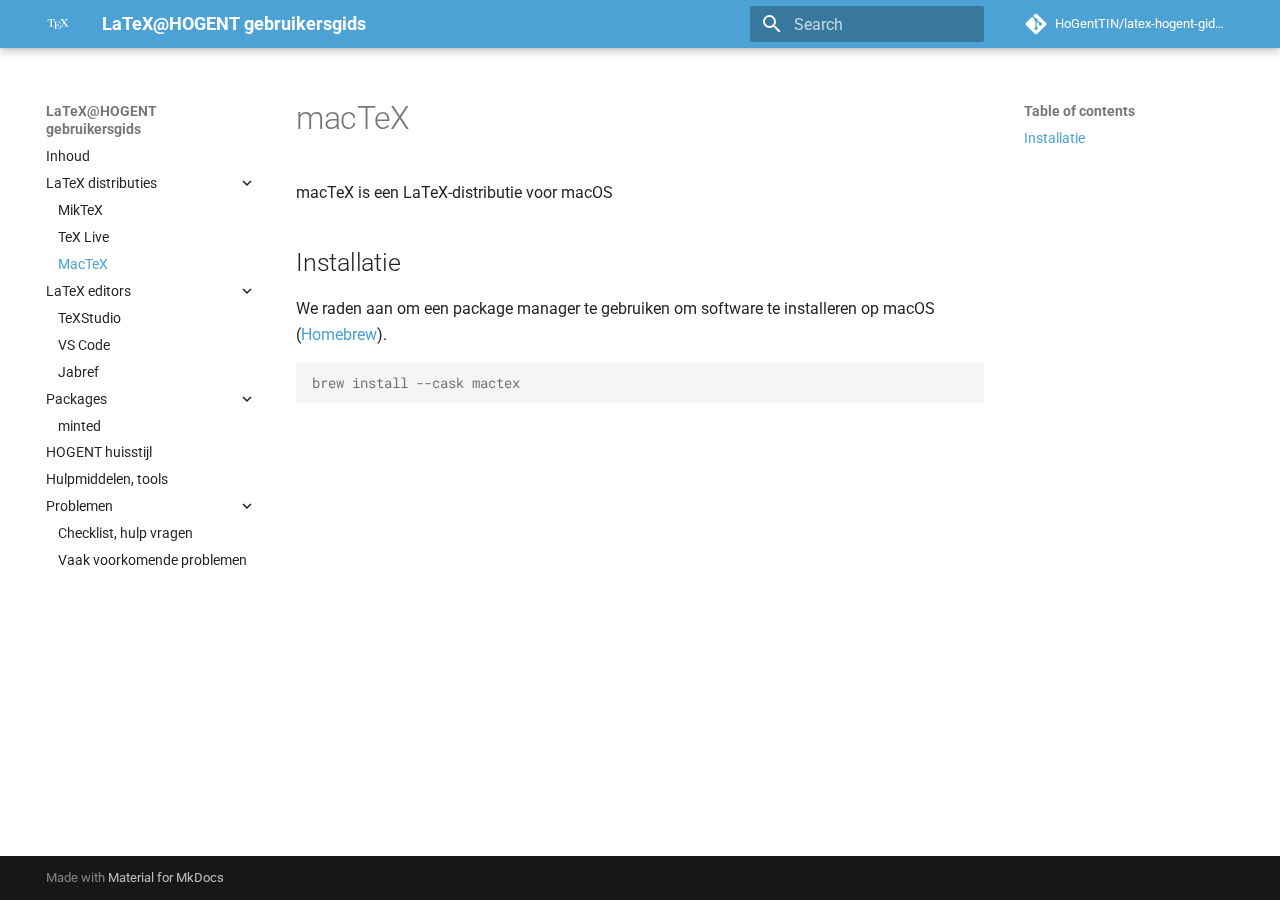
<file: installatie-mactex/index.html>
<!doctype html>
<html lang="en" class="no-js">
  <head>
    
      <meta charset="utf-8">
      <meta name="viewport" content="width=device-width,initial-scale=1">
      
      
      
        <link rel="canonical" href="https://hogenttin.github.io/latex-hogent-gids/installatie-mactex/">
      
      
        <link rel="prev" href="../installatie-texlive/">
      
      
        <link rel="next" href="../installatie-texstudio/">
      
      
      <link rel="icon" href="../images/tex-icon.png">
      <meta name="generator" content="mkdocs-1.6.1, mkdocs-material-9.6.9">
    
    
      
        <title>MacTeX - LaTeX@HOGENT gebruikersgids</title>
      
    
    
      <link rel="stylesheet" href="../assets/stylesheets/main.4af4bdda.min.css">
      
      


    
    
      
    
    
      
        
        
        <link rel="preconnect" href="https://fonts.gstatic.com" crossorigin>
        <link rel="stylesheet" href="https://fonts.googleapis.com/css?family=Roboto:300,300i,400,400i,700,700i%7CRoboto+Mono:400,400i,700,700i&display=fallback">
        <style>:root{--md-text-font:"Roboto";--md-code-font:"Roboto Mono"}</style>
      
    
    
      <link rel="stylesheet" href="../stylesheets/extra.css">
    
    <script>__md_scope=new URL("..",location),__md_hash=e=>[...e].reduce(((e,_)=>(e<<5)-e+_.charCodeAt(0)),0),__md_get=(e,_=localStorage,t=__md_scope)=>JSON.parse(_.getItem(t.pathname+"."+e)),__md_set=(e,_,t=localStorage,a=__md_scope)=>{try{t.setItem(a.pathname+"."+e,JSON.stringify(_))}catch(e){}}</script>
    
      

    
    
    
  </head>
  
  
    <body dir="ltr">
  
    
    <input class="md-toggle" data-md-toggle="drawer" type="checkbox" id="__drawer" autocomplete="off">
    <input class="md-toggle" data-md-toggle="search" type="checkbox" id="__search" autocomplete="off">
    <label class="md-overlay" for="__drawer"></label>
    <div data-md-component="skip">
      
        
        <a href="#mactex" class="md-skip">
          Skip to content
        </a>
      
    </div>
    <div data-md-component="announce">
      
    </div>
    
    
      

  

<header class="md-header md-header--shadow" data-md-component="header">
  <nav class="md-header__inner md-grid" aria-label="Header">
    <a href=".." title="LaTeX@HOGENT gebruikersgids" class="md-header__button md-logo" aria-label="LaTeX@HOGENT gebruikersgids" data-md-component="logo">
      
  <img src="../images/tex-icon-white.png" alt="logo">

    </a>
    <label class="md-header__button md-icon" for="__drawer">
      
      <svg xmlns="http://www.w3.org/2000/svg" viewBox="0 0 24 24"><path d="M3 6h18v2H3zm0 5h18v2H3zm0 5h18v2H3z"/></svg>
    </label>
    <div class="md-header__title" data-md-component="header-title">
      <div class="md-header__ellipsis">
        <div class="md-header__topic">
          <span class="md-ellipsis">
            LaTeX@HOGENT gebruikersgids
          </span>
        </div>
        <div class="md-header__topic" data-md-component="header-topic">
          <span class="md-ellipsis">
            
              MacTeX
            
          </span>
        </div>
      </div>
    </div>
    
    
      <script>var palette=__md_get("__palette");if(palette&&palette.color){if("(prefers-color-scheme)"===palette.color.media){var media=matchMedia("(prefers-color-scheme: light)"),input=document.querySelector(media.matches?"[data-md-color-media='(prefers-color-scheme: light)']":"[data-md-color-media='(prefers-color-scheme: dark)']");palette.color.media=input.getAttribute("data-md-color-media"),palette.color.scheme=input.getAttribute("data-md-color-scheme"),palette.color.primary=input.getAttribute("data-md-color-primary"),palette.color.accent=input.getAttribute("data-md-color-accent")}for(var[key,value]of Object.entries(palette.color))document.body.setAttribute("data-md-color-"+key,value)}</script>
    
    
    
      <label class="md-header__button md-icon" for="__search">
        
        <svg xmlns="http://www.w3.org/2000/svg" viewBox="0 0 24 24"><path d="M9.5 3A6.5 6.5 0 0 1 16 9.5c0 1.61-.59 3.09-1.56 4.23l.27.27h.79l5 5-1.5 1.5-5-5v-.79l-.27-.27A6.52 6.52 0 0 1 9.5 16 6.5 6.5 0 0 1 3 9.5 6.5 6.5 0 0 1 9.5 3m0 2C7 5 5 7 5 9.5S7 14 9.5 14 14 12 14 9.5 12 5 9.5 5"/></svg>
      </label>
      <div class="md-search" data-md-component="search" role="dialog">
  <label class="md-search__overlay" for="__search"></label>
  <div class="md-search__inner" role="search">
    <form class="md-search__form" name="search">
      <input type="text" class="md-search__input" name="query" aria-label="Search" placeholder="Search" autocapitalize="off" autocorrect="off" autocomplete="off" spellcheck="false" data-md-component="search-query" required>
      <label class="md-search__icon md-icon" for="__search">
        
        <svg xmlns="http://www.w3.org/2000/svg" viewBox="0 0 24 24"><path d="M9.5 3A6.5 6.5 0 0 1 16 9.5c0 1.61-.59 3.09-1.56 4.23l.27.27h.79l5 5-1.5 1.5-5-5v-.79l-.27-.27A6.52 6.52 0 0 1 9.5 16 6.5 6.5 0 0 1 3 9.5 6.5 6.5 0 0 1 9.5 3m0 2C7 5 5 7 5 9.5S7 14 9.5 14 14 12 14 9.5 12 5 9.5 5"/></svg>
        
        <svg xmlns="http://www.w3.org/2000/svg" viewBox="0 0 24 24"><path d="M20 11v2H8l5.5 5.5-1.42 1.42L4.16 12l7.92-7.92L13.5 5.5 8 11z"/></svg>
      </label>
      <nav class="md-search__options" aria-label="Search">
        
        <button type="reset" class="md-search__icon md-icon" title="Clear" aria-label="Clear" tabindex="-1">
          
          <svg xmlns="http://www.w3.org/2000/svg" viewBox="0 0 24 24"><path d="M19 6.41 17.59 5 12 10.59 6.41 5 5 6.41 10.59 12 5 17.59 6.41 19 12 13.41 17.59 19 19 17.59 13.41 12z"/></svg>
        </button>
      </nav>
      
    </form>
    <div class="md-search__output">
      <div class="md-search__scrollwrap" tabindex="0" data-md-scrollfix>
        <div class="md-search-result" data-md-component="search-result">
          <div class="md-search-result__meta">
            Initializing search
          </div>
          <ol class="md-search-result__list" role="presentation"></ol>
        </div>
      </div>
    </div>
  </div>
</div>
    
    
      <div class="md-header__source">
        <a href="https://github.com/HoGentTIN/latex-hogent-gids/" title="Go to repository" class="md-source" data-md-component="source">
  <div class="md-source__icon md-icon">
    
    <svg xmlns="http://www.w3.org/2000/svg" viewBox="0 0 448 512"><!--! Font Awesome Free 6.7.2 by @fontawesome - https://fontawesome.com License - https://fontawesome.com/license/free (Icons: CC BY 4.0, Fonts: SIL OFL 1.1, Code: MIT License) Copyright 2024 Fonticons, Inc.--><path d="M439.55 236.05 244 40.45a28.87 28.87 0 0 0-40.81 0l-40.66 40.63 51.52 51.52c27.06-9.14 52.68 16.77 43.39 43.68l49.66 49.66c34.23-11.8 61.18 31 35.47 56.69-26.49 26.49-70.21-2.87-56-37.34L240.22 199v121.85c25.3 12.54 22.26 41.85 9.08 55a34.34 34.34 0 0 1-48.55 0c-17.57-17.6-11.07-46.91 11.25-56v-123c-20.8-8.51-24.6-30.74-18.64-45L142.57 101 8.45 235.14a28.86 28.86 0 0 0 0 40.81l195.61 195.6a28.86 28.86 0 0 0 40.8 0l194.69-194.69a28.86 28.86 0 0 0 0-40.81"/></svg>
  </div>
  <div class="md-source__repository">
    HoGentTIN/latex-hogent-gids/
  </div>
</a>
      </div>
    
  </nav>
  
</header>
    
    <div class="md-container" data-md-component="container">
      
      
        
          
        
      
      <main class="md-main" data-md-component="main">
        <div class="md-main__inner md-grid">
          
            
              
              <div class="md-sidebar md-sidebar--primary" data-md-component="sidebar" data-md-type="navigation" >
                <div class="md-sidebar__scrollwrap">
                  <div class="md-sidebar__inner">
                    



<nav class="md-nav md-nav--primary" aria-label="Navigation" data-md-level="0">
  <label class="md-nav__title" for="__drawer">
    <a href=".." title="LaTeX@HOGENT gebruikersgids" class="md-nav__button md-logo" aria-label="LaTeX@HOGENT gebruikersgids" data-md-component="logo">
      
  <img src="../images/tex-icon-white.png" alt="logo">

    </a>
    LaTeX@HOGENT gebruikersgids
  </label>
  
    <div class="md-nav__source">
      <a href="https://github.com/HoGentTIN/latex-hogent-gids/" title="Go to repository" class="md-source" data-md-component="source">
  <div class="md-source__icon md-icon">
    
    <svg xmlns="http://www.w3.org/2000/svg" viewBox="0 0 448 512"><!--! Font Awesome Free 6.7.2 by @fontawesome - https://fontawesome.com License - https://fontawesome.com/license/free (Icons: CC BY 4.0, Fonts: SIL OFL 1.1, Code: MIT License) Copyright 2024 Fonticons, Inc.--><path d="M439.55 236.05 244 40.45a28.87 28.87 0 0 0-40.81 0l-40.66 40.63 51.52 51.52c27.06-9.14 52.68 16.77 43.39 43.68l49.66 49.66c34.23-11.8 61.18 31 35.47 56.69-26.49 26.49-70.21-2.87-56-37.34L240.22 199v121.85c25.3 12.54 22.26 41.85 9.08 55a34.34 34.34 0 0 1-48.55 0c-17.57-17.6-11.07-46.91 11.25-56v-123c-20.8-8.51-24.6-30.74-18.64-45L142.57 101 8.45 235.14a28.86 28.86 0 0 0 0 40.81l195.61 195.6a28.86 28.86 0 0 0 40.8 0l194.69-194.69a28.86 28.86 0 0 0 0-40.81"/></svg>
  </div>
  <div class="md-source__repository">
    HoGentTIN/latex-hogent-gids/
  </div>
</a>
    </div>
  
  <ul class="md-nav__list" data-md-scrollfix>
    
      
      
  
  
  
  
    <li class="md-nav__item">
      <a href=".." class="md-nav__link">
        
  
  <span class="md-ellipsis">
    Inhoud
    
  </span>
  

      </a>
    </li>
  

    
      
      
  
  
    
  
  
  
    
    
    
    
    <li class="md-nav__item md-nav__item--active md-nav__item--nested">
      
        
        
        <input class="md-nav__toggle md-toggle " type="checkbox" id="__nav_2" checked>
        
          
          <label class="md-nav__link" for="__nav_2" id="__nav_2_label" tabindex="0">
            
  
  <span class="md-ellipsis">
    LaTeX distributies
    
  </span>
  

            <span class="md-nav__icon md-icon"></span>
          </label>
        
        <nav class="md-nav" data-md-level="1" aria-labelledby="__nav_2_label" aria-expanded="true">
          <label class="md-nav__title" for="__nav_2">
            <span class="md-nav__icon md-icon"></span>
            LaTeX distributies
          </label>
          <ul class="md-nav__list" data-md-scrollfix>
            
              
                
  
  
  
  
    <li class="md-nav__item">
      <a href="../installatie-miktex/" class="md-nav__link">
        
  
  <span class="md-ellipsis">
    MikTeX
    
  </span>
  

      </a>
    </li>
  

              
            
              
                
  
  
  
  
    <li class="md-nav__item">
      <a href="../installatie-texlive/" class="md-nav__link">
        
  
  <span class="md-ellipsis">
    TeX Live
    
  </span>
  

      </a>
    </li>
  

              
            
              
                
  
  
    
  
  
  
    <li class="md-nav__item md-nav__item--active">
      
      <input class="md-nav__toggle md-toggle" type="checkbox" id="__toc">
      
      
        
      
      
        <label class="md-nav__link md-nav__link--active" for="__toc">
          
  
  <span class="md-ellipsis">
    MacTeX
    
  </span>
  

          <span class="md-nav__icon md-icon"></span>
        </label>
      
      <a href="./" class="md-nav__link md-nav__link--active">
        
  
  <span class="md-ellipsis">
    MacTeX
    
  </span>
  

      </a>
      
        

<nav class="md-nav md-nav--secondary" aria-label="Table of contents">
  
  
  
    
  
  
    <label class="md-nav__title" for="__toc">
      <span class="md-nav__icon md-icon"></span>
      Table of contents
    </label>
    <ul class="md-nav__list" data-md-component="toc" data-md-scrollfix>
      
        <li class="md-nav__item">
  <a href="#installatie" class="md-nav__link">
    <span class="md-ellipsis">
      Installatie
    </span>
  </a>
  
</li>
      
    </ul>
  
</nav>
      
    </li>
  

              
            
          </ul>
        </nav>
      
    </li>
  

    
      
      
  
  
  
  
    
    
    
    
    <li class="md-nav__item md-nav__item--nested">
      
        
        
          
        
        <input class="md-nav__toggle md-toggle md-toggle--indeterminate" type="checkbox" id="__nav_3" >
        
          
          <label class="md-nav__link" for="__nav_3" id="__nav_3_label" tabindex="0">
            
  
  <span class="md-ellipsis">
    LaTeX editors
    
  </span>
  

            <span class="md-nav__icon md-icon"></span>
          </label>
        
        <nav class="md-nav" data-md-level="1" aria-labelledby="__nav_3_label" aria-expanded="false">
          <label class="md-nav__title" for="__nav_3">
            <span class="md-nav__icon md-icon"></span>
            LaTeX editors
          </label>
          <ul class="md-nav__list" data-md-scrollfix>
            
              
                
  
  
  
  
    <li class="md-nav__item">
      <a href="../installatie-texstudio/" class="md-nav__link">
        
  
  <span class="md-ellipsis">
    TeXStudio
    
  </span>
  

      </a>
    </li>
  

              
            
              
                
  
  
  
  
    <li class="md-nav__item">
      <a href="../installatie-vscode/" class="md-nav__link">
        
  
  <span class="md-ellipsis">
    VS Code
    
  </span>
  

      </a>
    </li>
  

              
            
              
                
  
  
  
  
    <li class="md-nav__item">
      <a href="../installatie-jabref/" class="md-nav__link">
        
  
  <span class="md-ellipsis">
    Jabref
    
  </span>
  

      </a>
    </li>
  

              
            
          </ul>
        </nav>
      
    </li>
  

    
      
      
  
  
  
  
    
    
    
    
    <li class="md-nav__item md-nav__item--nested">
      
        
        
          
        
        <input class="md-nav__toggle md-toggle md-toggle--indeterminate" type="checkbox" id="__nav_4" >
        
          
          <label class="md-nav__link" for="__nav_4" id="__nav_4_label" tabindex="0">
            
  
  <span class="md-ellipsis">
    Packages
    
  </span>
  

            <span class="md-nav__icon md-icon"></span>
          </label>
        
        <nav class="md-nav" data-md-level="1" aria-labelledby="__nav_4_label" aria-expanded="false">
          <label class="md-nav__title" for="__nav_4">
            <span class="md-nav__icon md-icon"></span>
            Packages
          </label>
          <ul class="md-nav__list" data-md-scrollfix>
            
              
                
  
  
  
  
    <li class="md-nav__item">
      <a href="../installatie-minted/" class="md-nav__link">
        
  
  <span class="md-ellipsis">
    minted
    
  </span>
  

      </a>
    </li>
  

              
            
          </ul>
        </nav>
      
    </li>
  

    
      
      
  
  
  
  
    <li class="md-nav__item">
      <a href="../hogent-huisstijl/" class="md-nav__link">
        
  
  <span class="md-ellipsis">
    HOGENT huisstijl
    
  </span>
  

      </a>
    </li>
  

    
      
      
  
  
  
  
    <li class="md-nav__item">
      <a href="../hulpmiddelen/" class="md-nav__link">
        
  
  <span class="md-ellipsis">
    Hulpmiddelen, tools
    
  </span>
  

      </a>
    </li>
  

    
      
      
  
  
  
  
    
    
    
    
    <li class="md-nav__item md-nav__item--nested">
      
        
        
          
        
        <input class="md-nav__toggle md-toggle md-toggle--indeterminate" type="checkbox" id="__nav_7" >
        
          
          <label class="md-nav__link" for="__nav_7" id="__nav_7_label" tabindex="0">
            
  
  <span class="md-ellipsis">
    Problemen
    
  </span>
  

            <span class="md-nav__icon md-icon"></span>
          </label>
        
        <nav class="md-nav" data-md-level="1" aria-labelledby="__nav_7_label" aria-expanded="false">
          <label class="md-nav__title" for="__nav_7">
            <span class="md-nav__icon md-icon"></span>
            Problemen
          </label>
          <ul class="md-nav__list" data-md-scrollfix>
            
              
                
  
  
  
  
    <li class="md-nav__item">
      <a href="../problemen-checklist/" class="md-nav__link">
        
  
  <span class="md-ellipsis">
    Checklist, hulp vragen
    
  </span>
  

      </a>
    </li>
  

              
            
              
                
  
  
  
  
    <li class="md-nav__item">
      <a href="../problemen/" class="md-nav__link">
        
  
  <span class="md-ellipsis">
    Vaak voorkomende problemen
    
  </span>
  

      </a>
    </li>
  

              
            
          </ul>
        </nav>
      
    </li>
  

    
  </ul>
</nav>
                  </div>
                </div>
              </div>
            
            
              
              <div class="md-sidebar md-sidebar--secondary" data-md-component="sidebar" data-md-type="toc" >
                <div class="md-sidebar__scrollwrap">
                  <div class="md-sidebar__inner">
                    

<nav class="md-nav md-nav--secondary" aria-label="Table of contents">
  
  
  
    
  
  
    <label class="md-nav__title" for="__toc">
      <span class="md-nav__icon md-icon"></span>
      Table of contents
    </label>
    <ul class="md-nav__list" data-md-component="toc" data-md-scrollfix>
      
        <li class="md-nav__item">
  <a href="#installatie" class="md-nav__link">
    <span class="md-ellipsis">
      Installatie
    </span>
  </a>
  
</li>
      
    </ul>
  
</nav>
                  </div>
                </div>
              </div>
            
          
          
            <div class="md-content" data-md-component="content">
              <article class="md-content__inner md-typeset">
                
                  


  
  


<h1 id="mactex">macTeX</h1>
<p>macTeX is een LaTeX-distributie voor macOS</p>
<h2 id="installatie">Installatie</h2>
<p>We raden aan om een package manager te gebruiken om software te installeren op macOS (<a href="https://brew.sh/">Homebrew</a>).</p>
<div class="highlight"><pre><span></span><code><span class="go">brew install --cask mactex</span>
</code></pre></div>












                
              </article>
            </div>
          
          
<script>var target=document.getElementById(location.hash.slice(1));target&&target.name&&(target.checked=target.name.startsWith("__tabbed_"))</script>
        </div>
        
      </main>
      
        <footer class="md-footer">
  
  <div class="md-footer-meta md-typeset">
    <div class="md-footer-meta__inner md-grid">
      <div class="md-copyright">
  
  
    Made with
    <a href="https://squidfunk.github.io/mkdocs-material/" target="_blank" rel="noopener">
      Material for MkDocs
    </a>
  
</div>
      
    </div>
  </div>
</footer>
      
    </div>
    <div class="md-dialog" data-md-component="dialog">
      <div class="md-dialog__inner md-typeset"></div>
    </div>
    
    
    <script id="__config" type="application/json">{"base": "..", "features": ["navigation.expand"], "search": "../assets/javascripts/workers/search.f8cc74c7.min.js", "translations": {"clipboard.copied": "Copied to clipboard", "clipboard.copy": "Copy to clipboard", "search.result.more.one": "1 more on this page", "search.result.more.other": "# more on this page", "search.result.none": "No matching documents", "search.result.one": "1 matching document", "search.result.other": "# matching documents", "search.result.placeholder": "Type to start searching", "search.result.term.missing": "Missing", "select.version": "Select version"}}</script>
    
    
      <script src="../assets/javascripts/bundle.c8b220af.min.js"></script>
      
    
  </body>
</html>
</file>
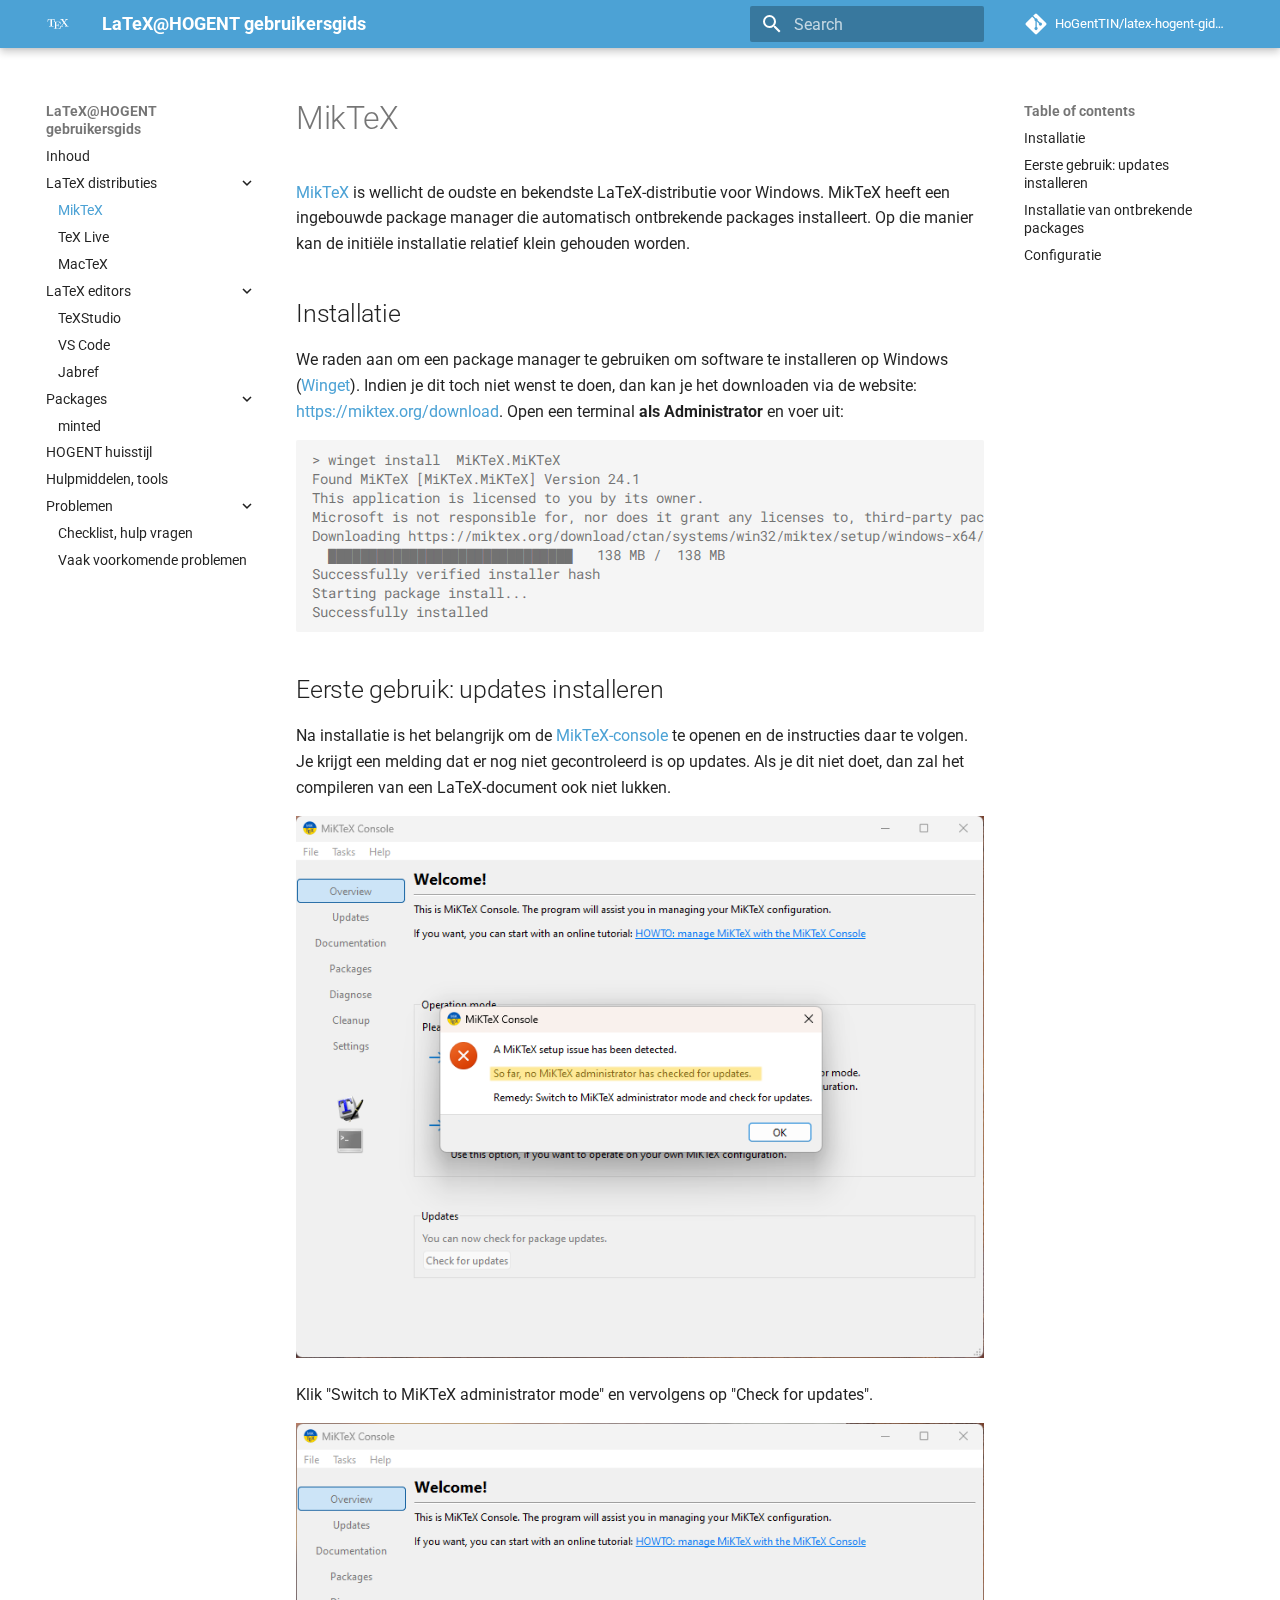
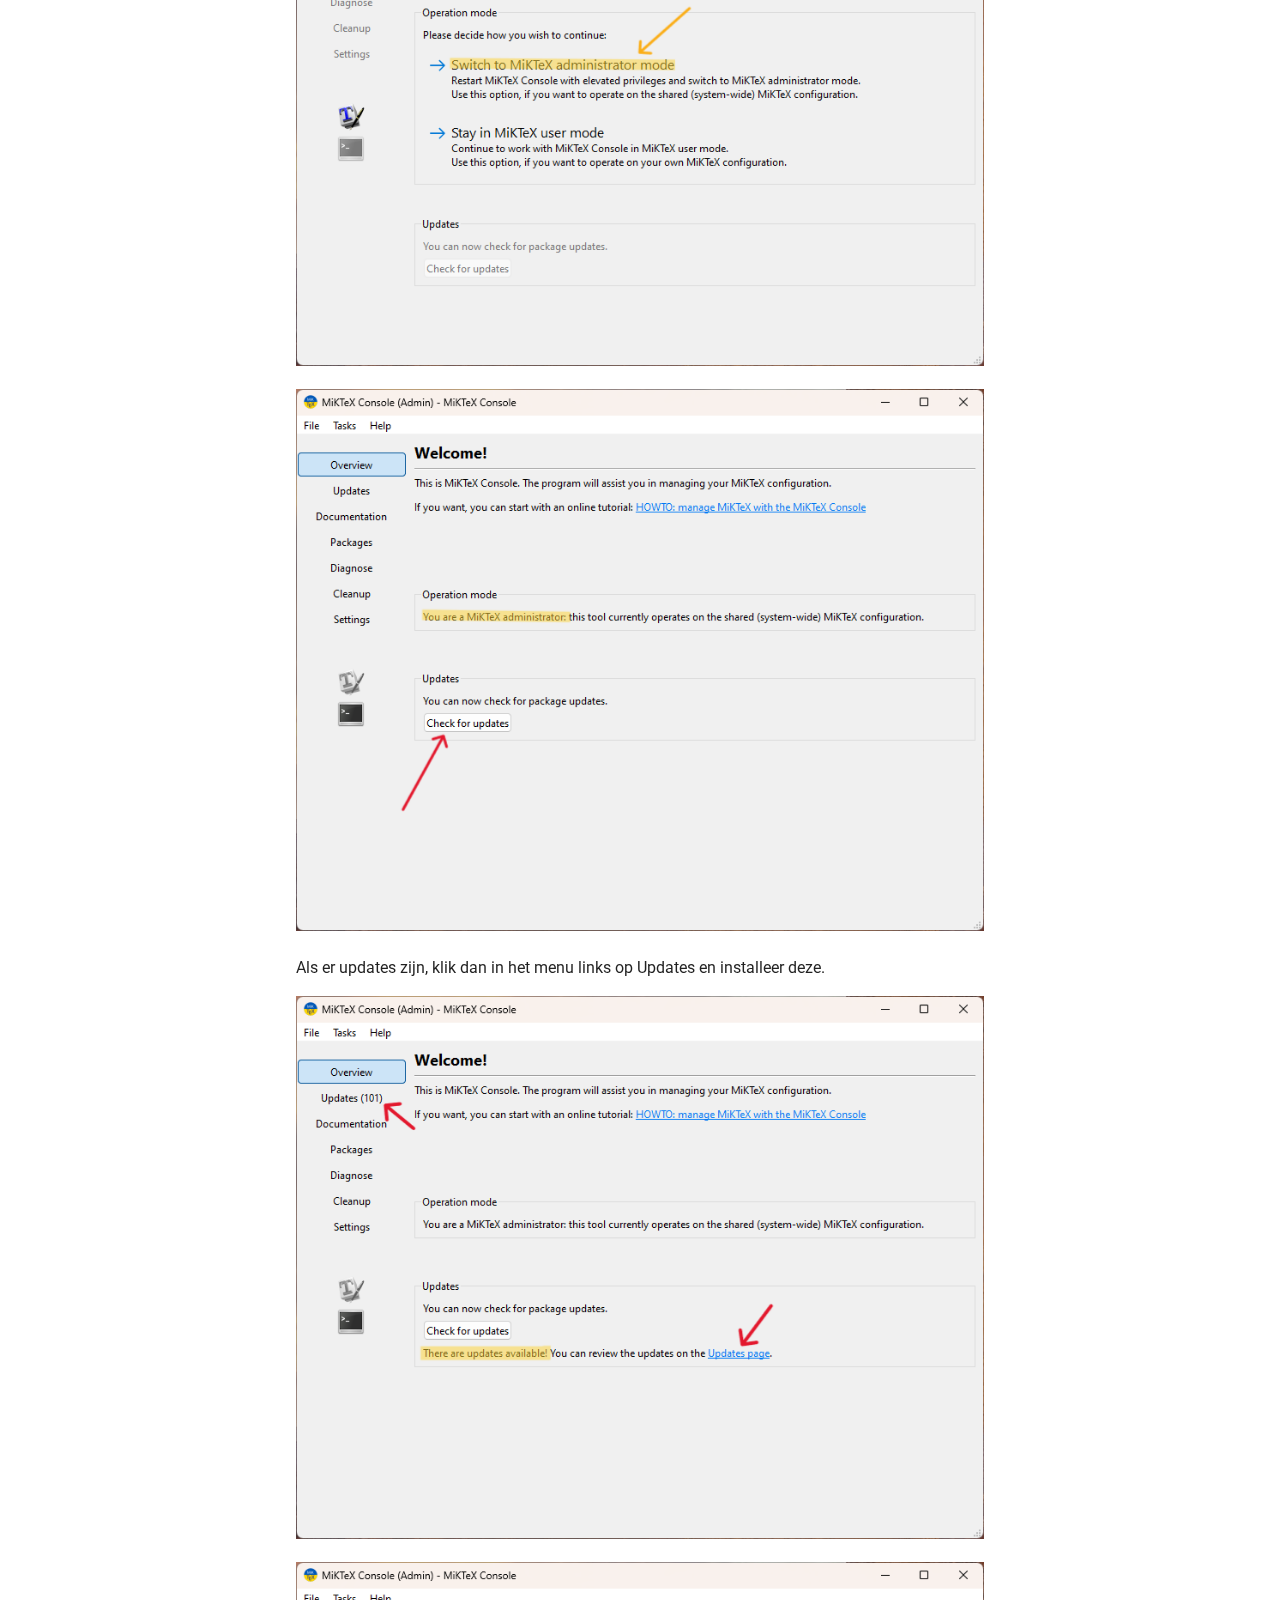
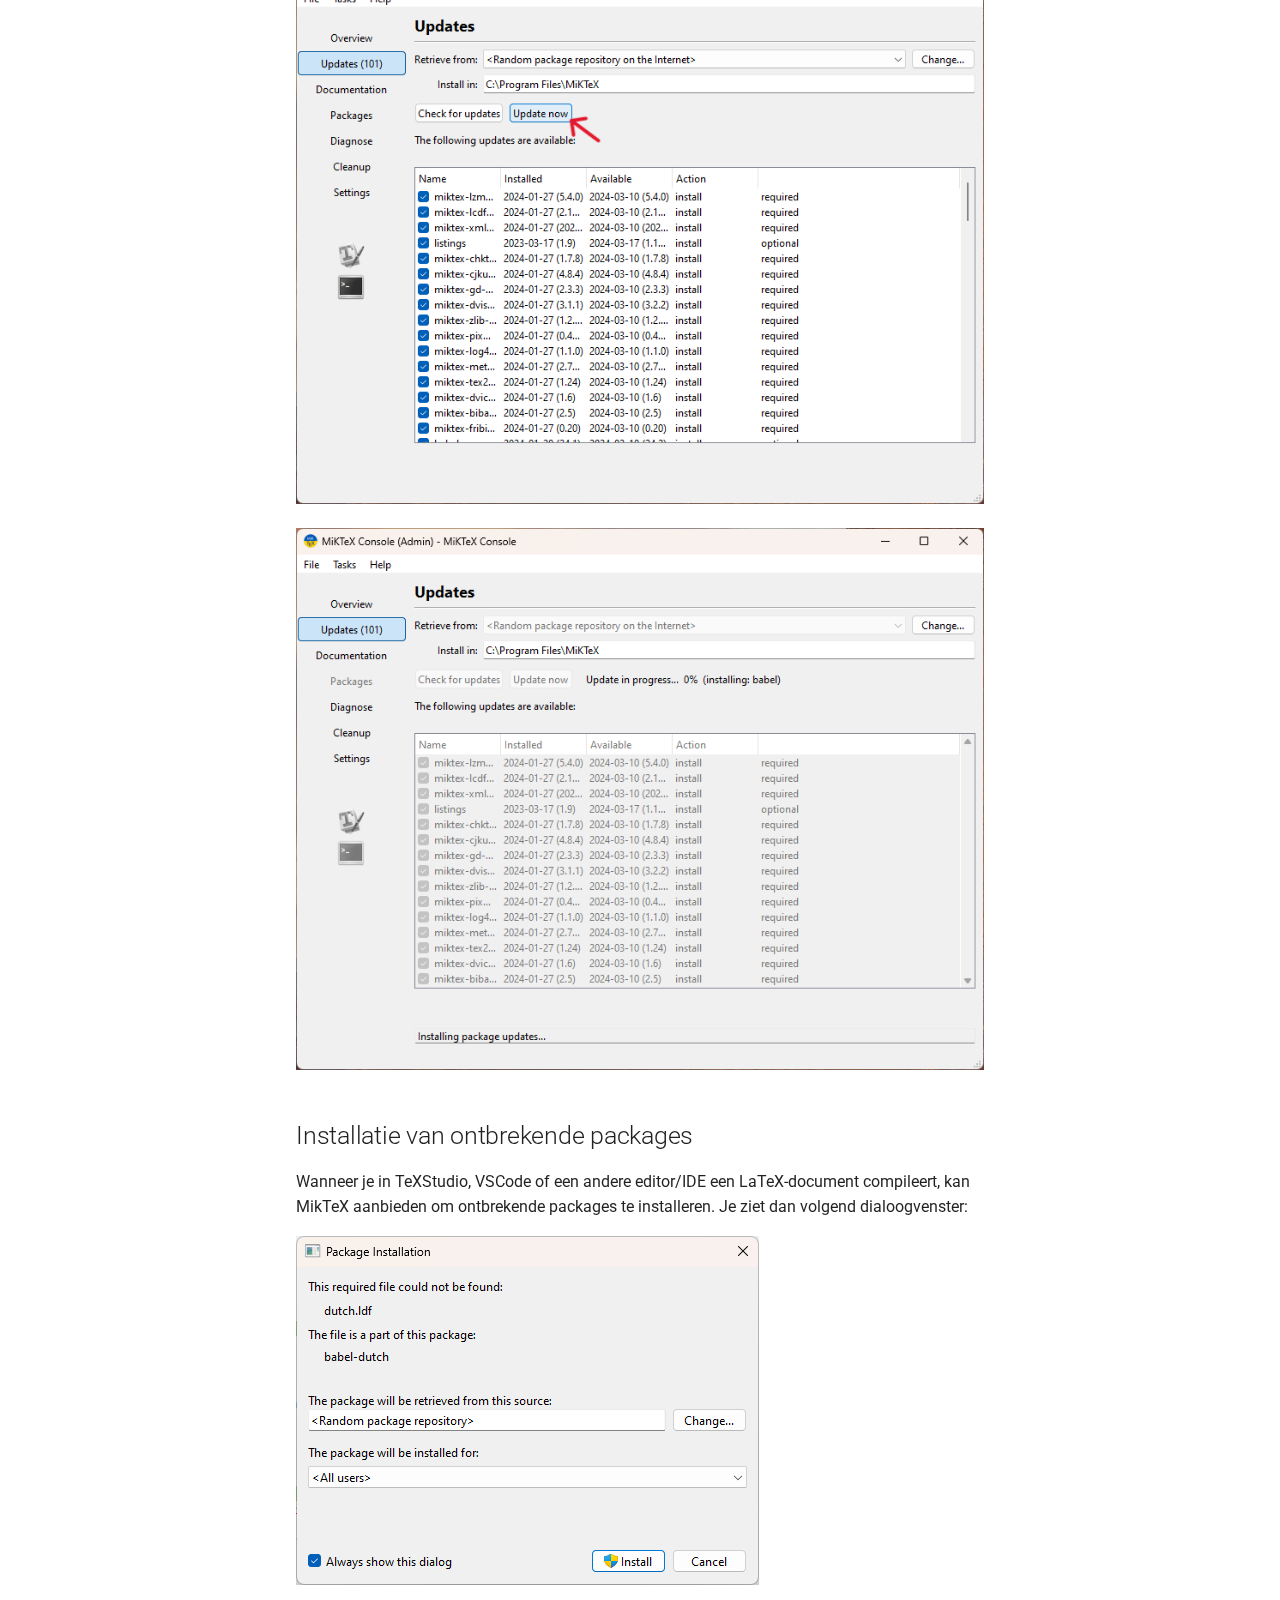
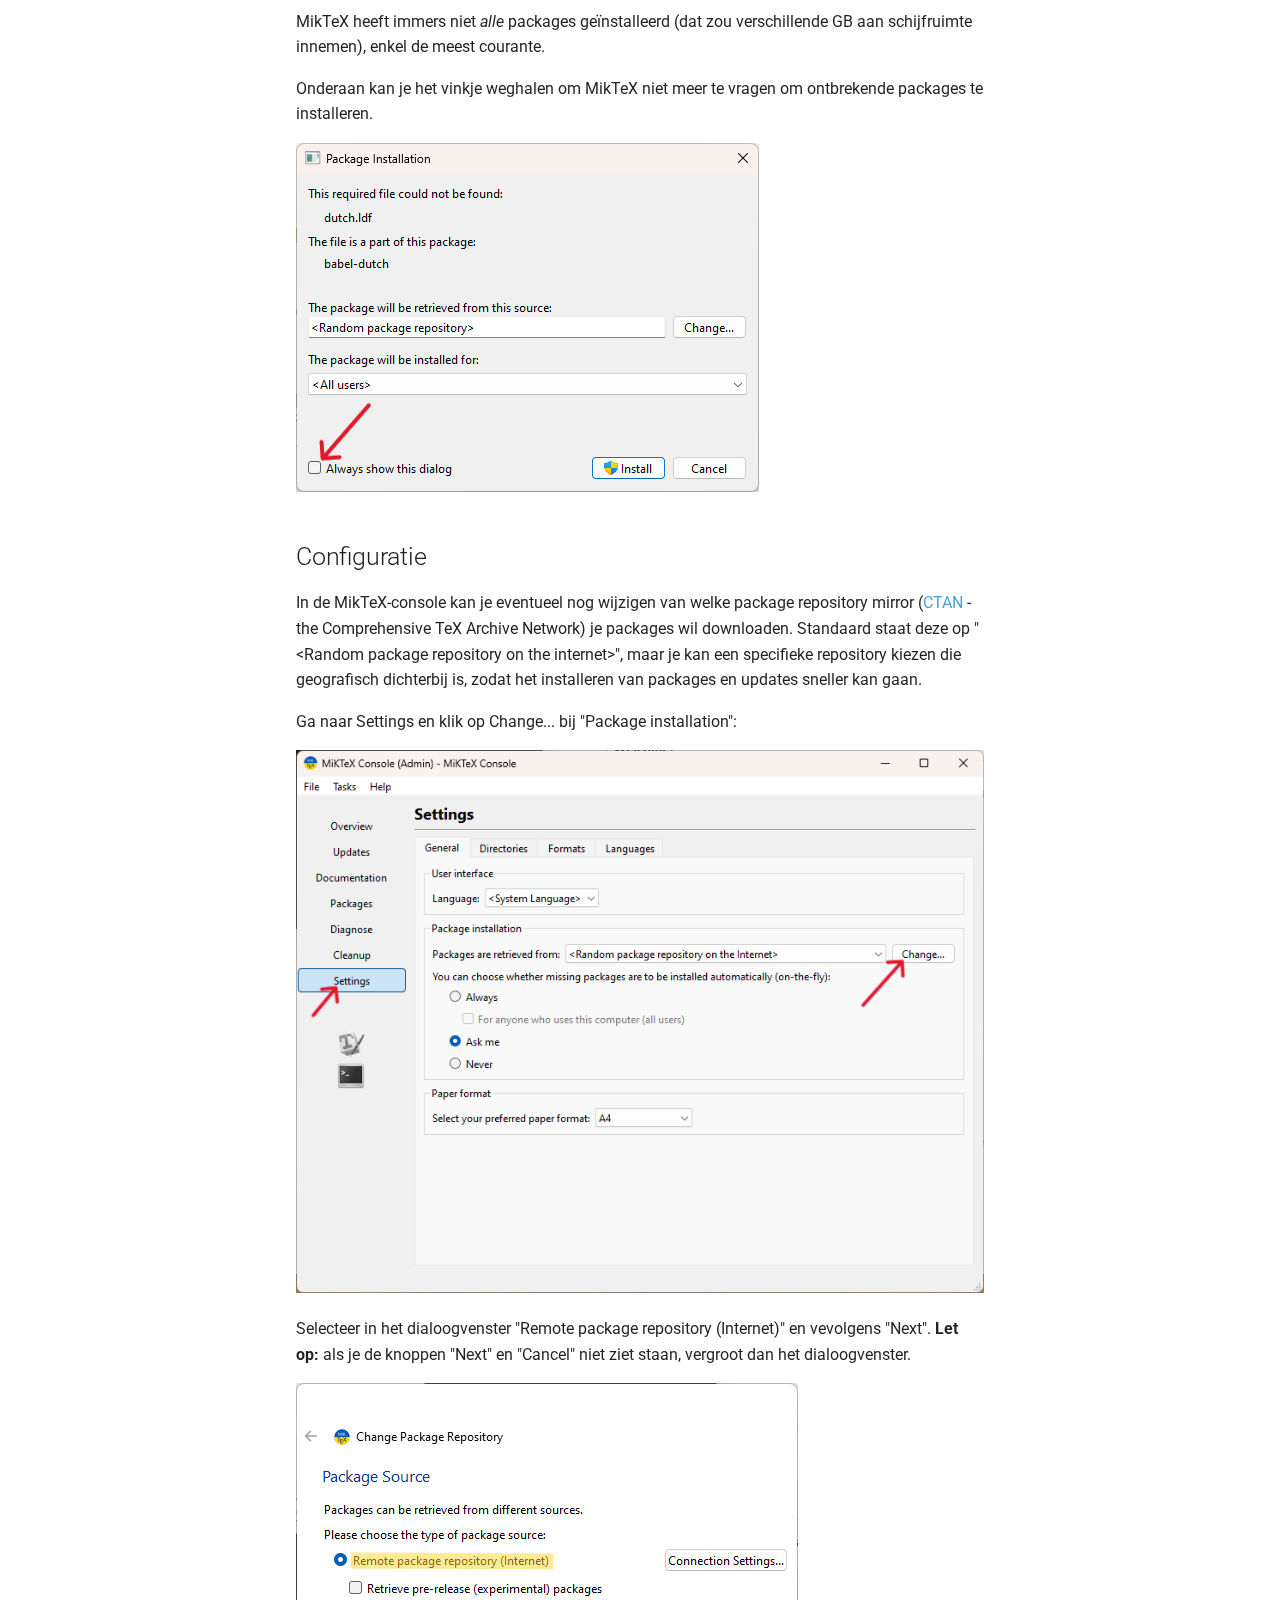
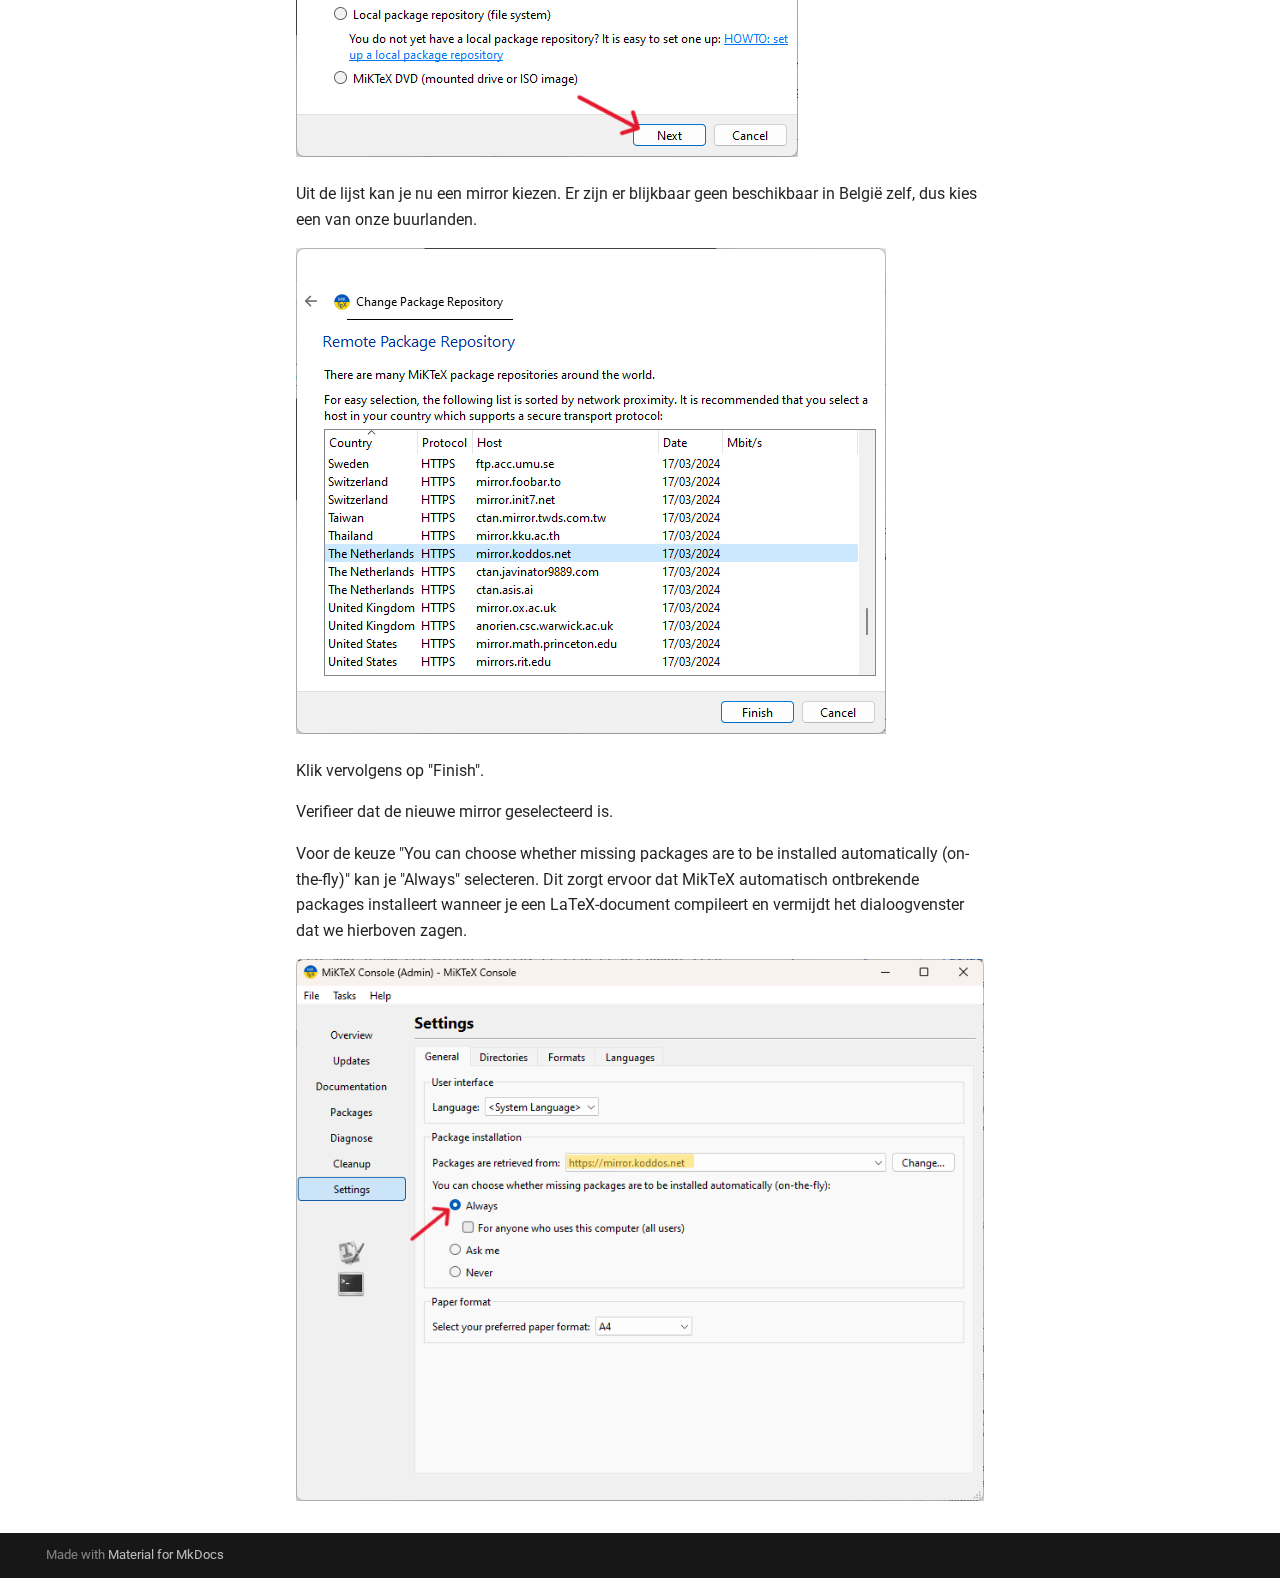
<file: installatie-miktex/index.html>
<!doctype html>
<html lang="en" class="no-js">
  <head>
    
      <meta charset="utf-8">
      <meta name="viewport" content="width=device-width,initial-scale=1">
      
      
      
        <link rel="canonical" href="https://hogenttin.github.io/latex-hogent-gids/installatie-miktex/">
      
      
        <link rel="prev" href="..">
      
      
        <link rel="next" href="../installatie-texlive/">
      
      
      <link rel="icon" href="../images/tex-icon.png">
      <meta name="generator" content="mkdocs-1.6.1, mkdocs-material-9.6.9">
    
    
      
        <title>MikTeX - LaTeX@HOGENT gebruikersgids</title>
      
    
    
      <link rel="stylesheet" href="../assets/stylesheets/main.4af4bdda.min.css">
      
      


    
    
      
    
    
      
        
        
        <link rel="preconnect" href="https://fonts.gstatic.com" crossorigin>
        <link rel="stylesheet" href="https://fonts.googleapis.com/css?family=Roboto:300,300i,400,400i,700,700i%7CRoboto+Mono:400,400i,700,700i&display=fallback">
        <style>:root{--md-text-font:"Roboto";--md-code-font:"Roboto Mono"}</style>
      
    
    
      <link rel="stylesheet" href="../stylesheets/extra.css">
    
    <script>__md_scope=new URL("..",location),__md_hash=e=>[...e].reduce(((e,_)=>(e<<5)-e+_.charCodeAt(0)),0),__md_get=(e,_=localStorage,t=__md_scope)=>JSON.parse(_.getItem(t.pathname+"."+e)),__md_set=(e,_,t=localStorage,a=__md_scope)=>{try{t.setItem(a.pathname+"."+e,JSON.stringify(_))}catch(e){}}</script>
    
      

    
    
    
  </head>
  
  
    <body dir="ltr">
  
    
    <input class="md-toggle" data-md-toggle="drawer" type="checkbox" id="__drawer" autocomplete="off">
    <input class="md-toggle" data-md-toggle="search" type="checkbox" id="__search" autocomplete="off">
    <label class="md-overlay" for="__drawer"></label>
    <div data-md-component="skip">
      
        
        <a href="#miktex" class="md-skip">
          Skip to content
        </a>
      
    </div>
    <div data-md-component="announce">
      
    </div>
    
    
      

  

<header class="md-header md-header--shadow" data-md-component="header">
  <nav class="md-header__inner md-grid" aria-label="Header">
    <a href=".." title="LaTeX@HOGENT gebruikersgids" class="md-header__button md-logo" aria-label="LaTeX@HOGENT gebruikersgids" data-md-component="logo">
      
  <img src="../images/tex-icon-white.png" alt="logo">

    </a>
    <label class="md-header__button md-icon" for="__drawer">
      
      <svg xmlns="http://www.w3.org/2000/svg" viewBox="0 0 24 24"><path d="M3 6h18v2H3zm0 5h18v2H3zm0 5h18v2H3z"/></svg>
    </label>
    <div class="md-header__title" data-md-component="header-title">
      <div class="md-header__ellipsis">
        <div class="md-header__topic">
          <span class="md-ellipsis">
            LaTeX@HOGENT gebruikersgids
          </span>
        </div>
        <div class="md-header__topic" data-md-component="header-topic">
          <span class="md-ellipsis">
            
              MikTeX
            
          </span>
        </div>
      </div>
    </div>
    
    
      <script>var palette=__md_get("__palette");if(palette&&palette.color){if("(prefers-color-scheme)"===palette.color.media){var media=matchMedia("(prefers-color-scheme: light)"),input=document.querySelector(media.matches?"[data-md-color-media='(prefers-color-scheme: light)']":"[data-md-color-media='(prefers-color-scheme: dark)']");palette.color.media=input.getAttribute("data-md-color-media"),palette.color.scheme=input.getAttribute("data-md-color-scheme"),palette.color.primary=input.getAttribute("data-md-color-primary"),palette.color.accent=input.getAttribute("data-md-color-accent")}for(var[key,value]of Object.entries(palette.color))document.body.setAttribute("data-md-color-"+key,value)}</script>
    
    
    
      <label class="md-header__button md-icon" for="__search">
        
        <svg xmlns="http://www.w3.org/2000/svg" viewBox="0 0 24 24"><path d="M9.5 3A6.5 6.5 0 0 1 16 9.5c0 1.61-.59 3.09-1.56 4.23l.27.27h.79l5 5-1.5 1.5-5-5v-.79l-.27-.27A6.52 6.52 0 0 1 9.5 16 6.5 6.5 0 0 1 3 9.5 6.5 6.5 0 0 1 9.5 3m0 2C7 5 5 7 5 9.5S7 14 9.5 14 14 12 14 9.5 12 5 9.5 5"/></svg>
      </label>
      <div class="md-search" data-md-component="search" role="dialog">
  <label class="md-search__overlay" for="__search"></label>
  <div class="md-search__inner" role="search">
    <form class="md-search__form" name="search">
      <input type="text" class="md-search__input" name="query" aria-label="Search" placeholder="Search" autocapitalize="off" autocorrect="off" autocomplete="off" spellcheck="false" data-md-component="search-query" required>
      <label class="md-search__icon md-icon" for="__search">
        
        <svg xmlns="http://www.w3.org/2000/svg" viewBox="0 0 24 24"><path d="M9.5 3A6.5 6.5 0 0 1 16 9.5c0 1.61-.59 3.09-1.56 4.23l.27.27h.79l5 5-1.5 1.5-5-5v-.79l-.27-.27A6.52 6.52 0 0 1 9.5 16 6.5 6.5 0 0 1 3 9.5 6.5 6.5 0 0 1 9.5 3m0 2C7 5 5 7 5 9.5S7 14 9.5 14 14 12 14 9.5 12 5 9.5 5"/></svg>
        
        <svg xmlns="http://www.w3.org/2000/svg" viewBox="0 0 24 24"><path d="M20 11v2H8l5.5 5.5-1.42 1.42L4.16 12l7.92-7.92L13.5 5.5 8 11z"/></svg>
      </label>
      <nav class="md-search__options" aria-label="Search">
        
        <button type="reset" class="md-search__icon md-icon" title="Clear" aria-label="Clear" tabindex="-1">
          
          <svg xmlns="http://www.w3.org/2000/svg" viewBox="0 0 24 24"><path d="M19 6.41 17.59 5 12 10.59 6.41 5 5 6.41 10.59 12 5 17.59 6.41 19 12 13.41 17.59 19 19 17.59 13.41 12z"/></svg>
        </button>
      </nav>
      
    </form>
    <div class="md-search__output">
      <div class="md-search__scrollwrap" tabindex="0" data-md-scrollfix>
        <div class="md-search-result" data-md-component="search-result">
          <div class="md-search-result__meta">
            Initializing search
          </div>
          <ol class="md-search-result__list" role="presentation"></ol>
        </div>
      </div>
    </div>
  </div>
</div>
    
    
      <div class="md-header__source">
        <a href="https://github.com/HoGentTIN/latex-hogent-gids/" title="Go to repository" class="md-source" data-md-component="source">
  <div class="md-source__icon md-icon">
    
    <svg xmlns="http://www.w3.org/2000/svg" viewBox="0 0 448 512"><!--! Font Awesome Free 6.7.2 by @fontawesome - https://fontawesome.com License - https://fontawesome.com/license/free (Icons: CC BY 4.0, Fonts: SIL OFL 1.1, Code: MIT License) Copyright 2024 Fonticons, Inc.--><path d="M439.55 236.05 244 40.45a28.87 28.87 0 0 0-40.81 0l-40.66 40.63 51.52 51.52c27.06-9.14 52.68 16.77 43.39 43.68l49.66 49.66c34.23-11.8 61.18 31 35.47 56.69-26.49 26.49-70.21-2.87-56-37.34L240.22 199v121.85c25.3 12.54 22.26 41.85 9.08 55a34.34 34.34 0 0 1-48.55 0c-17.57-17.6-11.07-46.91 11.25-56v-123c-20.8-8.51-24.6-30.74-18.64-45L142.57 101 8.45 235.14a28.86 28.86 0 0 0 0 40.81l195.61 195.6a28.86 28.86 0 0 0 40.8 0l194.69-194.69a28.86 28.86 0 0 0 0-40.81"/></svg>
  </div>
  <div class="md-source__repository">
    HoGentTIN/latex-hogent-gids/
  </div>
</a>
      </div>
    
  </nav>
  
</header>
    
    <div class="md-container" data-md-component="container">
      
      
        
          
        
      
      <main class="md-main" data-md-component="main">
        <div class="md-main__inner md-grid">
          
            
              
              <div class="md-sidebar md-sidebar--primary" data-md-component="sidebar" data-md-type="navigation" >
                <div class="md-sidebar__scrollwrap">
                  <div class="md-sidebar__inner">
                    



<nav class="md-nav md-nav--primary" aria-label="Navigation" data-md-level="0">
  <label class="md-nav__title" for="__drawer">
    <a href=".." title="LaTeX@HOGENT gebruikersgids" class="md-nav__button md-logo" aria-label="LaTeX@HOGENT gebruikersgids" data-md-component="logo">
      
  <img src="../images/tex-icon-white.png" alt="logo">

    </a>
    LaTeX@HOGENT gebruikersgids
  </label>
  
    <div class="md-nav__source">
      <a href="https://github.com/HoGentTIN/latex-hogent-gids/" title="Go to repository" class="md-source" data-md-component="source">
  <div class="md-source__icon md-icon">
    
    <svg xmlns="http://www.w3.org/2000/svg" viewBox="0 0 448 512"><!--! Font Awesome Free 6.7.2 by @fontawesome - https://fontawesome.com License - https://fontawesome.com/license/free (Icons: CC BY 4.0, Fonts: SIL OFL 1.1, Code: MIT License) Copyright 2024 Fonticons, Inc.--><path d="M439.55 236.05 244 40.45a28.87 28.87 0 0 0-40.81 0l-40.66 40.63 51.52 51.52c27.06-9.14 52.68 16.77 43.39 43.68l49.66 49.66c34.23-11.8 61.18 31 35.47 56.69-26.49 26.49-70.21-2.87-56-37.34L240.22 199v121.85c25.3 12.54 22.26 41.85 9.08 55a34.34 34.34 0 0 1-48.55 0c-17.57-17.6-11.07-46.91 11.25-56v-123c-20.8-8.51-24.6-30.74-18.64-45L142.57 101 8.45 235.14a28.86 28.86 0 0 0 0 40.81l195.61 195.6a28.86 28.86 0 0 0 40.8 0l194.69-194.69a28.86 28.86 0 0 0 0-40.81"/></svg>
  </div>
  <div class="md-source__repository">
    HoGentTIN/latex-hogent-gids/
  </div>
</a>
    </div>
  
  <ul class="md-nav__list" data-md-scrollfix>
    
      
      
  
  
  
  
    <li class="md-nav__item">
      <a href=".." class="md-nav__link">
        
  
  <span class="md-ellipsis">
    Inhoud
    
  </span>
  

      </a>
    </li>
  

    
      
      
  
  
    
  
  
  
    
    
    
    
    <li class="md-nav__item md-nav__item--active md-nav__item--nested">
      
        
        
        <input class="md-nav__toggle md-toggle " type="checkbox" id="__nav_2" checked>
        
          
          <label class="md-nav__link" for="__nav_2" id="__nav_2_label" tabindex="0">
            
  
  <span class="md-ellipsis">
    LaTeX distributies
    
  </span>
  

            <span class="md-nav__icon md-icon"></span>
          </label>
        
        <nav class="md-nav" data-md-level="1" aria-labelledby="__nav_2_label" aria-expanded="true">
          <label class="md-nav__title" for="__nav_2">
            <span class="md-nav__icon md-icon"></span>
            LaTeX distributies
          </label>
          <ul class="md-nav__list" data-md-scrollfix>
            
              
                
  
  
    
  
  
  
    <li class="md-nav__item md-nav__item--active">
      
      <input class="md-nav__toggle md-toggle" type="checkbox" id="__toc">
      
      
        
      
      
        <label class="md-nav__link md-nav__link--active" for="__toc">
          
  
  <span class="md-ellipsis">
    MikTeX
    
  </span>
  

          <span class="md-nav__icon md-icon"></span>
        </label>
      
      <a href="./" class="md-nav__link md-nav__link--active">
        
  
  <span class="md-ellipsis">
    MikTeX
    
  </span>
  

      </a>
      
        

<nav class="md-nav md-nav--secondary" aria-label="Table of contents">
  
  
  
    
  
  
    <label class="md-nav__title" for="__toc">
      <span class="md-nav__icon md-icon"></span>
      Table of contents
    </label>
    <ul class="md-nav__list" data-md-component="toc" data-md-scrollfix>
      
        <li class="md-nav__item">
  <a href="#installatie" class="md-nav__link">
    <span class="md-ellipsis">
      Installatie
    </span>
  </a>
  
</li>
      
        <li class="md-nav__item">
  <a href="#eerste-gebruik-updates-installeren" class="md-nav__link">
    <span class="md-ellipsis">
      Eerste gebruik: updates installeren
    </span>
  </a>
  
</li>
      
        <li class="md-nav__item">
  <a href="#installatie-van-ontbrekende-packages" class="md-nav__link">
    <span class="md-ellipsis">
      Installatie van ontbrekende packages
    </span>
  </a>
  
</li>
      
        <li class="md-nav__item">
  <a href="#configuratie" class="md-nav__link">
    <span class="md-ellipsis">
      Configuratie
    </span>
  </a>
  
</li>
      
    </ul>
  
</nav>
      
    </li>
  

              
            
              
                
  
  
  
  
    <li class="md-nav__item">
      <a href="../installatie-texlive/" class="md-nav__link">
        
  
  <span class="md-ellipsis">
    TeX Live
    
  </span>
  

      </a>
    </li>
  

              
            
              
                
  
  
  
  
    <li class="md-nav__item">
      <a href="../installatie-mactex/" class="md-nav__link">
        
  
  <span class="md-ellipsis">
    MacTeX
    
  </span>
  

      </a>
    </li>
  

              
            
          </ul>
        </nav>
      
    </li>
  

    
      
      
  
  
  
  
    
    
    
    
    <li class="md-nav__item md-nav__item--nested">
      
        
        
          
        
        <input class="md-nav__toggle md-toggle md-toggle--indeterminate" type="checkbox" id="__nav_3" >
        
          
          <label class="md-nav__link" for="__nav_3" id="__nav_3_label" tabindex="0">
            
  
  <span class="md-ellipsis">
    LaTeX editors
    
  </span>
  

            <span class="md-nav__icon md-icon"></span>
          </label>
        
        <nav class="md-nav" data-md-level="1" aria-labelledby="__nav_3_label" aria-expanded="false">
          <label class="md-nav__title" for="__nav_3">
            <span class="md-nav__icon md-icon"></span>
            LaTeX editors
          </label>
          <ul class="md-nav__list" data-md-scrollfix>
            
              
                
  
  
  
  
    <li class="md-nav__item">
      <a href="../installatie-texstudio/" class="md-nav__link">
        
  
  <span class="md-ellipsis">
    TeXStudio
    
  </span>
  

      </a>
    </li>
  

              
            
              
                
  
  
  
  
    <li class="md-nav__item">
      <a href="../installatie-vscode/" class="md-nav__link">
        
  
  <span class="md-ellipsis">
    VS Code
    
  </span>
  

      </a>
    </li>
  

              
            
              
                
  
  
  
  
    <li class="md-nav__item">
      <a href="../installatie-jabref/" class="md-nav__link">
        
  
  <span class="md-ellipsis">
    Jabref
    
  </span>
  

      </a>
    </li>
  

              
            
          </ul>
        </nav>
      
    </li>
  

    
      
      
  
  
  
  
    
    
    
    
    <li class="md-nav__item md-nav__item--nested">
      
        
        
          
        
        <input class="md-nav__toggle md-toggle md-toggle--indeterminate" type="checkbox" id="__nav_4" >
        
          
          <label class="md-nav__link" for="__nav_4" id="__nav_4_label" tabindex="0">
            
  
  <span class="md-ellipsis">
    Packages
    
  </span>
  

            <span class="md-nav__icon md-icon"></span>
          </label>
        
        <nav class="md-nav" data-md-level="1" aria-labelledby="__nav_4_label" aria-expanded="false">
          <label class="md-nav__title" for="__nav_4">
            <span class="md-nav__icon md-icon"></span>
            Packages
          </label>
          <ul class="md-nav__list" data-md-scrollfix>
            
              
                
  
  
  
  
    <li class="md-nav__item">
      <a href="../installatie-minted/" class="md-nav__link">
        
  
  <span class="md-ellipsis">
    minted
    
  </span>
  

      </a>
    </li>
  

              
            
          </ul>
        </nav>
      
    </li>
  

    
      
      
  
  
  
  
    <li class="md-nav__item">
      <a href="../hogent-huisstijl/" class="md-nav__link">
        
  
  <span class="md-ellipsis">
    HOGENT huisstijl
    
  </span>
  

      </a>
    </li>
  

    
      
      
  
  
  
  
    <li class="md-nav__item">
      <a href="../hulpmiddelen/" class="md-nav__link">
        
  
  <span class="md-ellipsis">
    Hulpmiddelen, tools
    
  </span>
  

      </a>
    </li>
  

    
      
      
  
  
  
  
    
    
    
    
    <li class="md-nav__item md-nav__item--nested">
      
        
        
          
        
        <input class="md-nav__toggle md-toggle md-toggle--indeterminate" type="checkbox" id="__nav_7" >
        
          
          <label class="md-nav__link" for="__nav_7" id="__nav_7_label" tabindex="0">
            
  
  <span class="md-ellipsis">
    Problemen
    
  </span>
  

            <span class="md-nav__icon md-icon"></span>
          </label>
        
        <nav class="md-nav" data-md-level="1" aria-labelledby="__nav_7_label" aria-expanded="false">
          <label class="md-nav__title" for="__nav_7">
            <span class="md-nav__icon md-icon"></span>
            Problemen
          </label>
          <ul class="md-nav__list" data-md-scrollfix>
            
              
                
  
  
  
  
    <li class="md-nav__item">
      <a href="../problemen-checklist/" class="md-nav__link">
        
  
  <span class="md-ellipsis">
    Checklist, hulp vragen
    
  </span>
  

      </a>
    </li>
  

              
            
              
                
  
  
  
  
    <li class="md-nav__item">
      <a href="../problemen/" class="md-nav__link">
        
  
  <span class="md-ellipsis">
    Vaak voorkomende problemen
    
  </span>
  

      </a>
    </li>
  

              
            
          </ul>
        </nav>
      
    </li>
  

    
  </ul>
</nav>
                  </div>
                </div>
              </div>
            
            
              
              <div class="md-sidebar md-sidebar--secondary" data-md-component="sidebar" data-md-type="toc" >
                <div class="md-sidebar__scrollwrap">
                  <div class="md-sidebar__inner">
                    

<nav class="md-nav md-nav--secondary" aria-label="Table of contents">
  
  
  
    
  
  
    <label class="md-nav__title" for="__toc">
      <span class="md-nav__icon md-icon"></span>
      Table of contents
    </label>
    <ul class="md-nav__list" data-md-component="toc" data-md-scrollfix>
      
        <li class="md-nav__item">
  <a href="#installatie" class="md-nav__link">
    <span class="md-ellipsis">
      Installatie
    </span>
  </a>
  
</li>
      
        <li class="md-nav__item">
  <a href="#eerste-gebruik-updates-installeren" class="md-nav__link">
    <span class="md-ellipsis">
      Eerste gebruik: updates installeren
    </span>
  </a>
  
</li>
      
        <li class="md-nav__item">
  <a href="#installatie-van-ontbrekende-packages" class="md-nav__link">
    <span class="md-ellipsis">
      Installatie van ontbrekende packages
    </span>
  </a>
  
</li>
      
        <li class="md-nav__item">
  <a href="#configuratie" class="md-nav__link">
    <span class="md-ellipsis">
      Configuratie
    </span>
  </a>
  
</li>
      
    </ul>
  
</nav>
                  </div>
                </div>
              </div>
            
          
          
            <div class="md-content" data-md-component="content">
              <article class="md-content__inner md-typeset">
                
                  


  
  


<h1 id="miktex">MikTeX</h1>
<p><a href="https://miktex.org">MikTeX</a> is wellicht de oudste en bekendste LaTeX-distributie voor Windows. MikTeX heeft een ingebouwde package manager die automatisch ontbrekende packages installeert. Op die manier kan de initiële installatie relatief klein gehouden worden.</p>
<h2 id="installatie">Installatie</h2>
<p>We raden aan om een package manager te gebruiken om software te installeren op Windows (<a href="https://learn.microsoft.com/en-us/windows/package-manager/winget/">Winget</a>). Indien je dit toch niet wenst te doen, dan kan je het downloaden via de website: <a href="https://miktex.org/download">https://miktex.org/download</a>. Open een terminal <strong>als Administrator</strong> en voer uit:</p>
<div class="highlight"><pre><span></span><code><span class="go">&gt; winget install  MiKTeX.MiKTeX</span>
<span class="go">Found MiKTeX [MiKTeX.MiKTeX] Version 24.1</span>
<span class="go">This application is licensed to you by its owner.</span>
<span class="go">Microsoft is not responsible for, nor does it grant any licenses to, third-party packages.</span>
<span class="go">Downloading https://miktex.org/download/ctan/systems/win32/miktex/setup/windows-x64/basic-miktex-24.1-x64.exe</span>
<span class="go">  ██████████████████████████████   138 MB /  138 MB</span>
<span class="go">Successfully verified installer hash</span>
<span class="go">Starting package install...</span>
<span class="go">Successfully installed</span>
</code></pre></div>
<h2 id="eerste-gebruik-updates-installeren">Eerste gebruik: updates installeren</h2>
<p>Na installatie is het belangrijk om de <a href="https://miktex.org/howto/miktex-console">MikTeX-console</a> te openen en de instructies daar te volgen. Je krijgt een melding dat er nog niet gecontroleerd is op updates. Als je dit niet doet, dan zal het compileren van een LaTeX-document ook niet lukken.</p>
<p><img alt="MikTeX-console met melding om updates te installeren." src="../images/miktex-00.png" /></p>
<p>Klik "Switch to MiKTeX administrator mode" en vervolgens op "Check for updates".</p>
<p><img alt="MikTeX-console: Switch to MikTeX administrator mode." src="../images/miktex-01.png" /></p>
<p><img alt="MikTeX-console: Check for updates." src="../images/miktex-02.png" /></p>
<p>Als er updates zijn, klik dan in het menu links op Updates en installeer deze.</p>
<p><img alt="MikTeX-console: Updates available." src="../images/miktex-03.png" /></p>
<p><img alt="MikTeX-console: Update now." src="../images/miktex-04.png" /></p>
<p><img alt="MikTeX-console: Update in progress." src="../images/miktex-05.png" /></p>
<h2 id="installatie-van-ontbrekende-packages">Installatie van ontbrekende packages</h2>
<p>Wanneer je in TeXStudio, VSCode of een andere editor/IDE een LaTeX-document compileert, kan MikTeX aanbieden om ontbrekende packages te installeren. Je ziet dan volgend dialoogvenster:</p>
<p><img alt="MikTeX: ontbrekende packages installeren." src="../images/miktex-06.png" /></p>
<p>MikTeX heeft immers niet <em>alle</em> packages geïnstalleerd (dat zou verschillende GB aan schijfruimte innemen), enkel de meest courante.</p>
<p>Onderaan kan je het vinkje weghalen om MikTeX niet meer te vragen om ontbrekende packages te installeren.</p>
<p><img alt="MikTeX: optie om niet meer te vragen om ontbrekende packages te installeren." src="../images/miktex-07.png" /></p>
<h2 id="configuratie">Configuratie</h2>
<p>In de MikTeX-console kan je eventueel nog wijzigen van welke package repository mirror (<a href="https://ctan.org">CTAN</a> - the Comprehensive TeX Archive Network) je packages wil downloaden. Standaard staat deze op "&lt;Random package repository on the internet&gt;", maar je kan een specifieke repository kiezen die geografisch dichterbij is, zodat het installeren van packages en updates sneller kan gaan.</p>
<p>Ga naar Settings en klik op Change... bij "Package installation":</p>
<p><img alt="MikTeX-console: Settings." src="../images/miktex-set-repo-01.png" /></p>
<p>Selecteer in het dialoogvenster "Remote package repository (Internet)" en vevolgens "Next". <strong>Let op:</strong> als je de knoppen "Next" en "Cancel" niet ziet staan, vergroot dan het dialoogvenster.</p>
<p><img alt="MikTeX-console: Change package repository." src="../images/miktex-set-repo-02.png" /></p>
<p>Uit de lijst kan je nu een mirror kiezen. Er zijn er blijkbaar geen beschikbaar in België zelf, dus kies een van onze buurlanden.</p>
<p><img alt="MikTeX-console: Selecteer een mirror." src="../images/miktex-set-repo-03.png" /></p>
<p>Klik vervolgens op "Finish".</p>
<p>Verifieer dat de nieuwe mirror geselecteerd is.</p>
<p>Voor de keuze "You can choose whether missing packages are to be installed automatically (on-the-fly)" kan je "Always" selecteren. Dit zorgt ervoor dat MikTeX automatisch ontbrekende packages installeert wanneer je een LaTeX-document compileert en vermijdt het dialoogvenster dat we hierboven zagen.</p>
<p><img alt="MikTeX-console: Always install missing packages." src="../images/miktex-set-repo-04.png" /></p>












                
              </article>
            </div>
          
          
<script>var target=document.getElementById(location.hash.slice(1));target&&target.name&&(target.checked=target.name.startsWith("__tabbed_"))</script>
        </div>
        
      </main>
      
        <footer class="md-footer">
  
  <div class="md-footer-meta md-typeset">
    <div class="md-footer-meta__inner md-grid">
      <div class="md-copyright">
  
  
    Made with
    <a href="https://squidfunk.github.io/mkdocs-material/" target="_blank" rel="noopener">
      Material for MkDocs
    </a>
  
</div>
      
    </div>
  </div>
</footer>
      
    </div>
    <div class="md-dialog" data-md-component="dialog">
      <div class="md-dialog__inner md-typeset"></div>
    </div>
    
    
    <script id="__config" type="application/json">{"base": "..", "features": ["navigation.expand"], "search": "../assets/javascripts/workers/search.f8cc74c7.min.js", "translations": {"clipboard.copied": "Copied to clipboard", "clipboard.copy": "Copy to clipboard", "search.result.more.one": "1 more on this page", "search.result.more.other": "# more on this page", "search.result.none": "No matching documents", "search.result.one": "1 matching document", "search.result.other": "# matching documents", "search.result.placeholder": "Type to start searching", "search.result.term.missing": "Missing", "select.version": "Select version"}}</script>
    
    
      <script src="../assets/javascripts/bundle.c8b220af.min.js"></script>
      
    
  </body>
</html>
</file>
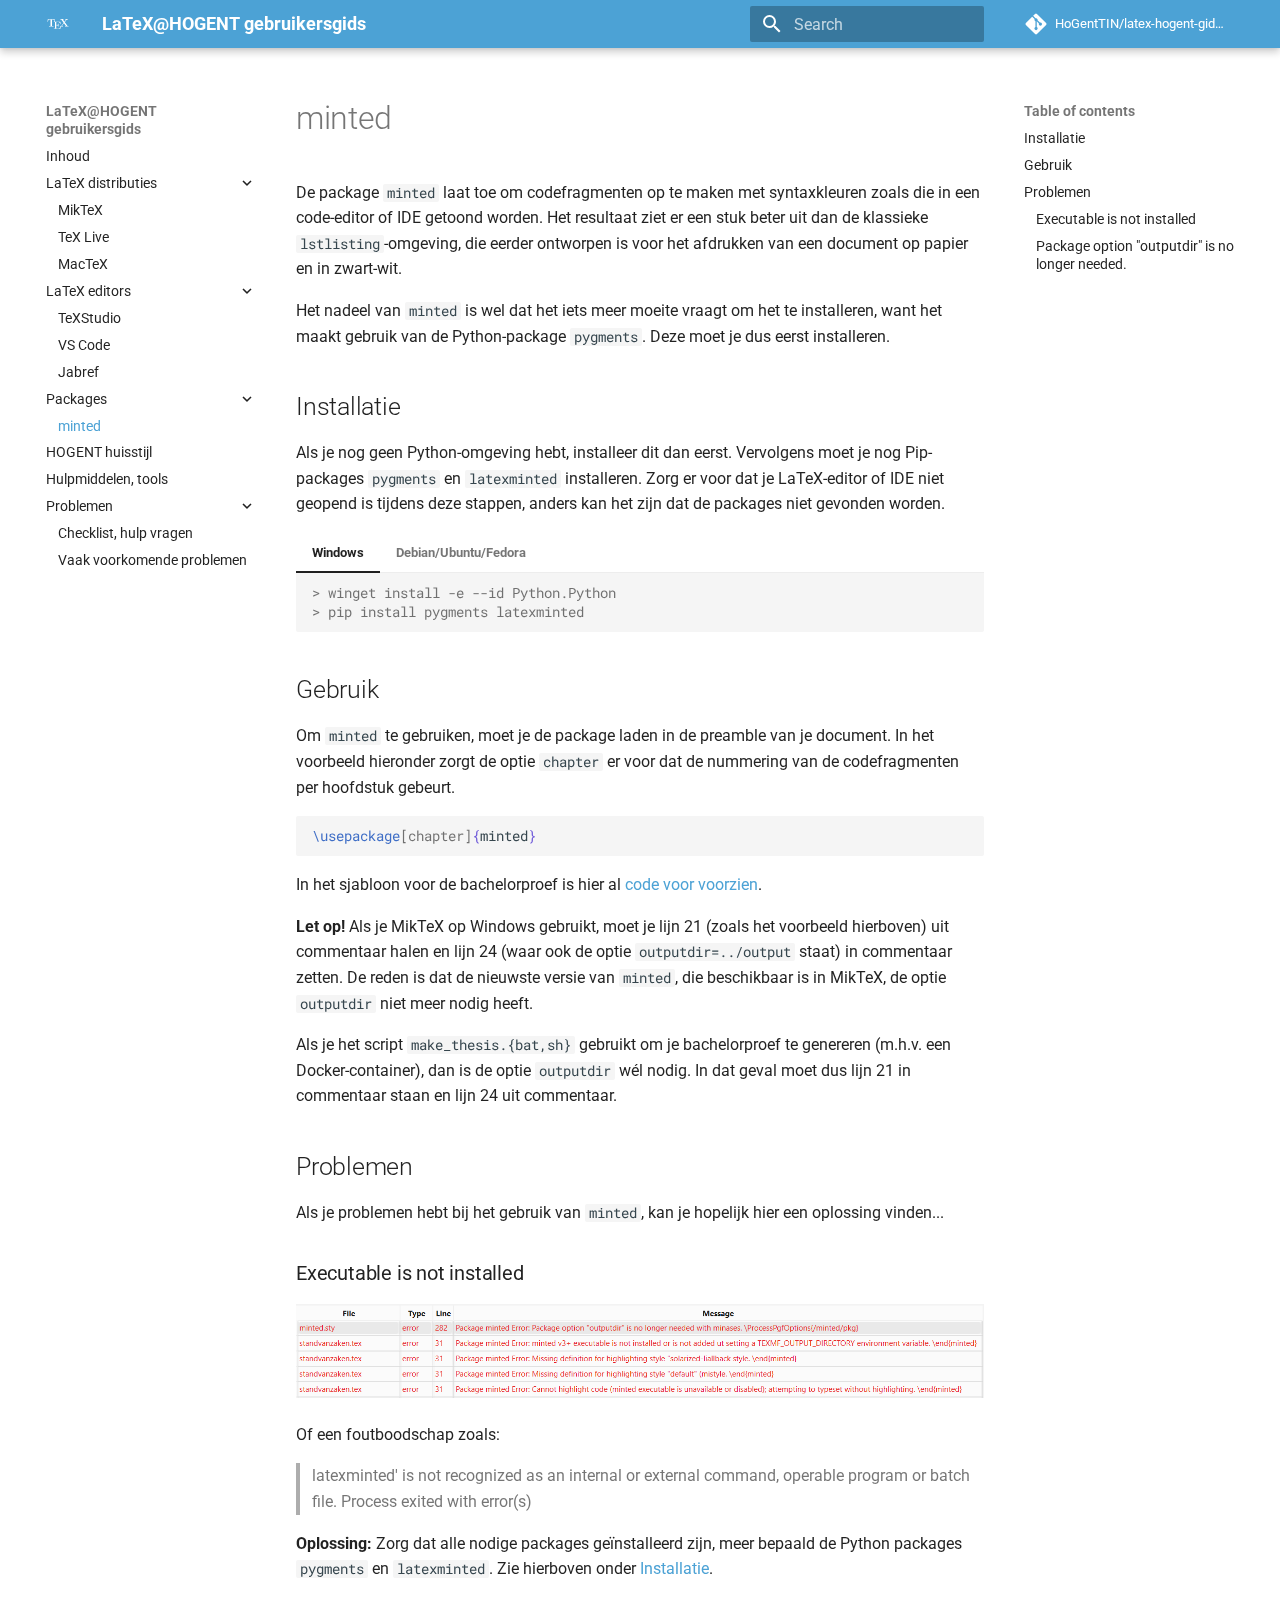
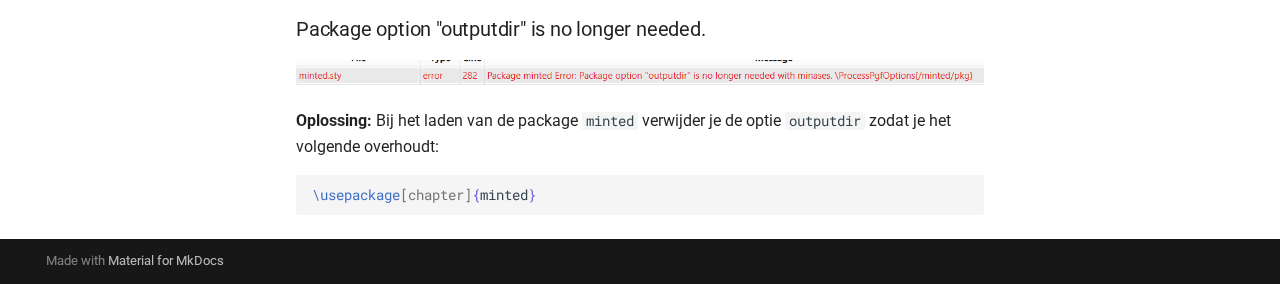
<file: installatie-minted/index.html>
<!doctype html>
<html lang="en" class="no-js">
  <head>
    
      <meta charset="utf-8">
      <meta name="viewport" content="width=device-width,initial-scale=1">
      
      
      
        <link rel="canonical" href="https://hogenttin.github.io/latex-hogent-gids/installatie-minted/">
      
      
        <link rel="prev" href="../installatie-jabref/">
      
      
        <link rel="next" href="../hogent-huisstijl/">
      
      
      <link rel="icon" href="../images/tex-icon.png">
      <meta name="generator" content="mkdocs-1.6.1, mkdocs-material-9.6.9">
    
    
      
        <title>minted - LaTeX@HOGENT gebruikersgids</title>
      
    
    
      <link rel="stylesheet" href="../assets/stylesheets/main.4af4bdda.min.css">
      
      


    
    
      
    
    
      
        
        
        <link rel="preconnect" href="https://fonts.gstatic.com" crossorigin>
        <link rel="stylesheet" href="https://fonts.googleapis.com/css?family=Roboto:300,300i,400,400i,700,700i%7CRoboto+Mono:400,400i,700,700i&display=fallback">
        <style>:root{--md-text-font:"Roboto";--md-code-font:"Roboto Mono"}</style>
      
    
    
      <link rel="stylesheet" href="../stylesheets/extra.css">
    
    <script>__md_scope=new URL("..",location),__md_hash=e=>[...e].reduce(((e,_)=>(e<<5)-e+_.charCodeAt(0)),0),__md_get=(e,_=localStorage,t=__md_scope)=>JSON.parse(_.getItem(t.pathname+"."+e)),__md_set=(e,_,t=localStorage,a=__md_scope)=>{try{t.setItem(a.pathname+"."+e,JSON.stringify(_))}catch(e){}}</script>
    
      

    
    
    
  </head>
  
  
    <body dir="ltr">
  
    
    <input class="md-toggle" data-md-toggle="drawer" type="checkbox" id="__drawer" autocomplete="off">
    <input class="md-toggle" data-md-toggle="search" type="checkbox" id="__search" autocomplete="off">
    <label class="md-overlay" for="__drawer"></label>
    <div data-md-component="skip">
      
        
        <a href="#minted" class="md-skip">
          Skip to content
        </a>
      
    </div>
    <div data-md-component="announce">
      
    </div>
    
    
      

  

<header class="md-header md-header--shadow" data-md-component="header">
  <nav class="md-header__inner md-grid" aria-label="Header">
    <a href=".." title="LaTeX@HOGENT gebruikersgids" class="md-header__button md-logo" aria-label="LaTeX@HOGENT gebruikersgids" data-md-component="logo">
      
  <img src="../images/tex-icon-white.png" alt="logo">

    </a>
    <label class="md-header__button md-icon" for="__drawer">
      
      <svg xmlns="http://www.w3.org/2000/svg" viewBox="0 0 24 24"><path d="M3 6h18v2H3zm0 5h18v2H3zm0 5h18v2H3z"/></svg>
    </label>
    <div class="md-header__title" data-md-component="header-title">
      <div class="md-header__ellipsis">
        <div class="md-header__topic">
          <span class="md-ellipsis">
            LaTeX@HOGENT gebruikersgids
          </span>
        </div>
        <div class="md-header__topic" data-md-component="header-topic">
          <span class="md-ellipsis">
            
              minted
            
          </span>
        </div>
      </div>
    </div>
    
    
      <script>var palette=__md_get("__palette");if(palette&&palette.color){if("(prefers-color-scheme)"===palette.color.media){var media=matchMedia("(prefers-color-scheme: light)"),input=document.querySelector(media.matches?"[data-md-color-media='(prefers-color-scheme: light)']":"[data-md-color-media='(prefers-color-scheme: dark)']");palette.color.media=input.getAttribute("data-md-color-media"),palette.color.scheme=input.getAttribute("data-md-color-scheme"),palette.color.primary=input.getAttribute("data-md-color-primary"),palette.color.accent=input.getAttribute("data-md-color-accent")}for(var[key,value]of Object.entries(palette.color))document.body.setAttribute("data-md-color-"+key,value)}</script>
    
    
    
      <label class="md-header__button md-icon" for="__search">
        
        <svg xmlns="http://www.w3.org/2000/svg" viewBox="0 0 24 24"><path d="M9.5 3A6.5 6.5 0 0 1 16 9.5c0 1.61-.59 3.09-1.56 4.23l.27.27h.79l5 5-1.5 1.5-5-5v-.79l-.27-.27A6.52 6.52 0 0 1 9.5 16 6.5 6.5 0 0 1 3 9.5 6.5 6.5 0 0 1 9.5 3m0 2C7 5 5 7 5 9.5S7 14 9.5 14 14 12 14 9.5 12 5 9.5 5"/></svg>
      </label>
      <div class="md-search" data-md-component="search" role="dialog">
  <label class="md-search__overlay" for="__search"></label>
  <div class="md-search__inner" role="search">
    <form class="md-search__form" name="search">
      <input type="text" class="md-search__input" name="query" aria-label="Search" placeholder="Search" autocapitalize="off" autocorrect="off" autocomplete="off" spellcheck="false" data-md-component="search-query" required>
      <label class="md-search__icon md-icon" for="__search">
        
        <svg xmlns="http://www.w3.org/2000/svg" viewBox="0 0 24 24"><path d="M9.5 3A6.5 6.5 0 0 1 16 9.5c0 1.61-.59 3.09-1.56 4.23l.27.27h.79l5 5-1.5 1.5-5-5v-.79l-.27-.27A6.52 6.52 0 0 1 9.5 16 6.5 6.5 0 0 1 3 9.5 6.5 6.5 0 0 1 9.5 3m0 2C7 5 5 7 5 9.5S7 14 9.5 14 14 12 14 9.5 12 5 9.5 5"/></svg>
        
        <svg xmlns="http://www.w3.org/2000/svg" viewBox="0 0 24 24"><path d="M20 11v2H8l5.5 5.5-1.42 1.42L4.16 12l7.92-7.92L13.5 5.5 8 11z"/></svg>
      </label>
      <nav class="md-search__options" aria-label="Search">
        
        <button type="reset" class="md-search__icon md-icon" title="Clear" aria-label="Clear" tabindex="-1">
          
          <svg xmlns="http://www.w3.org/2000/svg" viewBox="0 0 24 24"><path d="M19 6.41 17.59 5 12 10.59 6.41 5 5 6.41 10.59 12 5 17.59 6.41 19 12 13.41 17.59 19 19 17.59 13.41 12z"/></svg>
        </button>
      </nav>
      
    </form>
    <div class="md-search__output">
      <div class="md-search__scrollwrap" tabindex="0" data-md-scrollfix>
        <div class="md-search-result" data-md-component="search-result">
          <div class="md-search-result__meta">
            Initializing search
          </div>
          <ol class="md-search-result__list" role="presentation"></ol>
        </div>
      </div>
    </div>
  </div>
</div>
    
    
      <div class="md-header__source">
        <a href="https://github.com/HoGentTIN/latex-hogent-gids/" title="Go to repository" class="md-source" data-md-component="source">
  <div class="md-source__icon md-icon">
    
    <svg xmlns="http://www.w3.org/2000/svg" viewBox="0 0 448 512"><!--! Font Awesome Free 6.7.2 by @fontawesome - https://fontawesome.com License - https://fontawesome.com/license/free (Icons: CC BY 4.0, Fonts: SIL OFL 1.1, Code: MIT License) Copyright 2024 Fonticons, Inc.--><path d="M439.55 236.05 244 40.45a28.87 28.87 0 0 0-40.81 0l-40.66 40.63 51.52 51.52c27.06-9.14 52.68 16.77 43.39 43.68l49.66 49.66c34.23-11.8 61.18 31 35.47 56.69-26.49 26.49-70.21-2.87-56-37.34L240.22 199v121.85c25.3 12.54 22.26 41.85 9.08 55a34.34 34.34 0 0 1-48.55 0c-17.57-17.6-11.07-46.91 11.25-56v-123c-20.8-8.51-24.6-30.74-18.64-45L142.57 101 8.45 235.14a28.86 28.86 0 0 0 0 40.81l195.61 195.6a28.86 28.86 0 0 0 40.8 0l194.69-194.69a28.86 28.86 0 0 0 0-40.81"/></svg>
  </div>
  <div class="md-source__repository">
    HoGentTIN/latex-hogent-gids/
  </div>
</a>
      </div>
    
  </nav>
  
</header>
    
    <div class="md-container" data-md-component="container">
      
      
        
          
        
      
      <main class="md-main" data-md-component="main">
        <div class="md-main__inner md-grid">
          
            
              
              <div class="md-sidebar md-sidebar--primary" data-md-component="sidebar" data-md-type="navigation" >
                <div class="md-sidebar__scrollwrap">
                  <div class="md-sidebar__inner">
                    



<nav class="md-nav md-nav--primary" aria-label="Navigation" data-md-level="0">
  <label class="md-nav__title" for="__drawer">
    <a href=".." title="LaTeX@HOGENT gebruikersgids" class="md-nav__button md-logo" aria-label="LaTeX@HOGENT gebruikersgids" data-md-component="logo">
      
  <img src="../images/tex-icon-white.png" alt="logo">

    </a>
    LaTeX@HOGENT gebruikersgids
  </label>
  
    <div class="md-nav__source">
      <a href="https://github.com/HoGentTIN/latex-hogent-gids/" title="Go to repository" class="md-source" data-md-component="source">
  <div class="md-source__icon md-icon">
    
    <svg xmlns="http://www.w3.org/2000/svg" viewBox="0 0 448 512"><!--! Font Awesome Free 6.7.2 by @fontawesome - https://fontawesome.com License - https://fontawesome.com/license/free (Icons: CC BY 4.0, Fonts: SIL OFL 1.1, Code: MIT License) Copyright 2024 Fonticons, Inc.--><path d="M439.55 236.05 244 40.45a28.87 28.87 0 0 0-40.81 0l-40.66 40.63 51.52 51.52c27.06-9.14 52.68 16.77 43.39 43.68l49.66 49.66c34.23-11.8 61.18 31 35.47 56.69-26.49 26.49-70.21-2.87-56-37.34L240.22 199v121.85c25.3 12.54 22.26 41.85 9.08 55a34.34 34.34 0 0 1-48.55 0c-17.57-17.6-11.07-46.91 11.25-56v-123c-20.8-8.51-24.6-30.74-18.64-45L142.57 101 8.45 235.14a28.86 28.86 0 0 0 0 40.81l195.61 195.6a28.86 28.86 0 0 0 40.8 0l194.69-194.69a28.86 28.86 0 0 0 0-40.81"/></svg>
  </div>
  <div class="md-source__repository">
    HoGentTIN/latex-hogent-gids/
  </div>
</a>
    </div>
  
  <ul class="md-nav__list" data-md-scrollfix>
    
      
      
  
  
  
  
    <li class="md-nav__item">
      <a href=".." class="md-nav__link">
        
  
  <span class="md-ellipsis">
    Inhoud
    
  </span>
  

      </a>
    </li>
  

    
      
      
  
  
  
  
    
    
    
    
    <li class="md-nav__item md-nav__item--nested">
      
        
        
          
        
        <input class="md-nav__toggle md-toggle md-toggle--indeterminate" type="checkbox" id="__nav_2" >
        
          
          <label class="md-nav__link" for="__nav_2" id="__nav_2_label" tabindex="0">
            
  
  <span class="md-ellipsis">
    LaTeX distributies
    
  </span>
  

            <span class="md-nav__icon md-icon"></span>
          </label>
        
        <nav class="md-nav" data-md-level="1" aria-labelledby="__nav_2_label" aria-expanded="false">
          <label class="md-nav__title" for="__nav_2">
            <span class="md-nav__icon md-icon"></span>
            LaTeX distributies
          </label>
          <ul class="md-nav__list" data-md-scrollfix>
            
              
                
  
  
  
  
    <li class="md-nav__item">
      <a href="../installatie-miktex/" class="md-nav__link">
        
  
  <span class="md-ellipsis">
    MikTeX
    
  </span>
  

      </a>
    </li>
  

              
            
              
                
  
  
  
  
    <li class="md-nav__item">
      <a href="../installatie-texlive/" class="md-nav__link">
        
  
  <span class="md-ellipsis">
    TeX Live
    
  </span>
  

      </a>
    </li>
  

              
            
              
                
  
  
  
  
    <li class="md-nav__item">
      <a href="../installatie-mactex/" class="md-nav__link">
        
  
  <span class="md-ellipsis">
    MacTeX
    
  </span>
  

      </a>
    </li>
  

              
            
          </ul>
        </nav>
      
    </li>
  

    
      
      
  
  
  
  
    
    
    
    
    <li class="md-nav__item md-nav__item--nested">
      
        
        
          
        
        <input class="md-nav__toggle md-toggle md-toggle--indeterminate" type="checkbox" id="__nav_3" >
        
          
          <label class="md-nav__link" for="__nav_3" id="__nav_3_label" tabindex="0">
            
  
  <span class="md-ellipsis">
    LaTeX editors
    
  </span>
  

            <span class="md-nav__icon md-icon"></span>
          </label>
        
        <nav class="md-nav" data-md-level="1" aria-labelledby="__nav_3_label" aria-expanded="false">
          <label class="md-nav__title" for="__nav_3">
            <span class="md-nav__icon md-icon"></span>
            LaTeX editors
          </label>
          <ul class="md-nav__list" data-md-scrollfix>
            
              
                
  
  
  
  
    <li class="md-nav__item">
      <a href="../installatie-texstudio/" class="md-nav__link">
        
  
  <span class="md-ellipsis">
    TeXStudio
    
  </span>
  

      </a>
    </li>
  

              
            
              
                
  
  
  
  
    <li class="md-nav__item">
      <a href="../installatie-vscode/" class="md-nav__link">
        
  
  <span class="md-ellipsis">
    VS Code
    
  </span>
  

      </a>
    </li>
  

              
            
              
                
  
  
  
  
    <li class="md-nav__item">
      <a href="../installatie-jabref/" class="md-nav__link">
        
  
  <span class="md-ellipsis">
    Jabref
    
  </span>
  

      </a>
    </li>
  

              
            
          </ul>
        </nav>
      
    </li>
  

    
      
      
  
  
    
  
  
  
    
    
    
    
    <li class="md-nav__item md-nav__item--active md-nav__item--nested">
      
        
        
        <input class="md-nav__toggle md-toggle " type="checkbox" id="__nav_4" checked>
        
          
          <label class="md-nav__link" for="__nav_4" id="__nav_4_label" tabindex="0">
            
  
  <span class="md-ellipsis">
    Packages
    
  </span>
  

            <span class="md-nav__icon md-icon"></span>
          </label>
        
        <nav class="md-nav" data-md-level="1" aria-labelledby="__nav_4_label" aria-expanded="true">
          <label class="md-nav__title" for="__nav_4">
            <span class="md-nav__icon md-icon"></span>
            Packages
          </label>
          <ul class="md-nav__list" data-md-scrollfix>
            
              
                
  
  
    
  
  
  
    <li class="md-nav__item md-nav__item--active">
      
      <input class="md-nav__toggle md-toggle" type="checkbox" id="__toc">
      
      
        
      
      
        <label class="md-nav__link md-nav__link--active" for="__toc">
          
  
  <span class="md-ellipsis">
    minted
    
  </span>
  

          <span class="md-nav__icon md-icon"></span>
        </label>
      
      <a href="./" class="md-nav__link md-nav__link--active">
        
  
  <span class="md-ellipsis">
    minted
    
  </span>
  

      </a>
      
        

<nav class="md-nav md-nav--secondary" aria-label="Table of contents">
  
  
  
    
  
  
    <label class="md-nav__title" for="__toc">
      <span class="md-nav__icon md-icon"></span>
      Table of contents
    </label>
    <ul class="md-nav__list" data-md-component="toc" data-md-scrollfix>
      
        <li class="md-nav__item">
  <a href="#installatie" class="md-nav__link">
    <span class="md-ellipsis">
      Installatie
    </span>
  </a>
  
</li>
      
        <li class="md-nav__item">
  <a href="#gebruik" class="md-nav__link">
    <span class="md-ellipsis">
      Gebruik
    </span>
  </a>
  
</li>
      
        <li class="md-nav__item">
  <a href="#problemen" class="md-nav__link">
    <span class="md-ellipsis">
      Problemen
    </span>
  </a>
  
    <nav class="md-nav" aria-label="Problemen">
      <ul class="md-nav__list">
        
          <li class="md-nav__item">
  <a href="#executable-is-not-installed" class="md-nav__link">
    <span class="md-ellipsis">
      Executable is not installed
    </span>
  </a>
  
</li>
        
          <li class="md-nav__item">
  <a href="#package-option-outputdir-is-no-longer-needed" class="md-nav__link">
    <span class="md-ellipsis">
      Package option "outputdir" is no longer needed.
    </span>
  </a>
  
</li>
        
      </ul>
    </nav>
  
</li>
      
    </ul>
  
</nav>
      
    </li>
  

              
            
          </ul>
        </nav>
      
    </li>
  

    
      
      
  
  
  
  
    <li class="md-nav__item">
      <a href="../hogent-huisstijl/" class="md-nav__link">
        
  
  <span class="md-ellipsis">
    HOGENT huisstijl
    
  </span>
  

      </a>
    </li>
  

    
      
      
  
  
  
  
    <li class="md-nav__item">
      <a href="../hulpmiddelen/" class="md-nav__link">
        
  
  <span class="md-ellipsis">
    Hulpmiddelen, tools
    
  </span>
  

      </a>
    </li>
  

    
      
      
  
  
  
  
    
    
    
    
    <li class="md-nav__item md-nav__item--nested">
      
        
        
          
        
        <input class="md-nav__toggle md-toggle md-toggle--indeterminate" type="checkbox" id="__nav_7" >
        
          
          <label class="md-nav__link" for="__nav_7" id="__nav_7_label" tabindex="0">
            
  
  <span class="md-ellipsis">
    Problemen
    
  </span>
  

            <span class="md-nav__icon md-icon"></span>
          </label>
        
        <nav class="md-nav" data-md-level="1" aria-labelledby="__nav_7_label" aria-expanded="false">
          <label class="md-nav__title" for="__nav_7">
            <span class="md-nav__icon md-icon"></span>
            Problemen
          </label>
          <ul class="md-nav__list" data-md-scrollfix>
            
              
                
  
  
  
  
    <li class="md-nav__item">
      <a href="../problemen-checklist/" class="md-nav__link">
        
  
  <span class="md-ellipsis">
    Checklist, hulp vragen
    
  </span>
  

      </a>
    </li>
  

              
            
              
                
  
  
  
  
    <li class="md-nav__item">
      <a href="../problemen/" class="md-nav__link">
        
  
  <span class="md-ellipsis">
    Vaak voorkomende problemen
    
  </span>
  

      </a>
    </li>
  

              
            
          </ul>
        </nav>
      
    </li>
  

    
  </ul>
</nav>
                  </div>
                </div>
              </div>
            
            
              
              <div class="md-sidebar md-sidebar--secondary" data-md-component="sidebar" data-md-type="toc" >
                <div class="md-sidebar__scrollwrap">
                  <div class="md-sidebar__inner">
                    

<nav class="md-nav md-nav--secondary" aria-label="Table of contents">
  
  
  
    
  
  
    <label class="md-nav__title" for="__toc">
      <span class="md-nav__icon md-icon"></span>
      Table of contents
    </label>
    <ul class="md-nav__list" data-md-component="toc" data-md-scrollfix>
      
        <li class="md-nav__item">
  <a href="#installatie" class="md-nav__link">
    <span class="md-ellipsis">
      Installatie
    </span>
  </a>
  
</li>
      
        <li class="md-nav__item">
  <a href="#gebruik" class="md-nav__link">
    <span class="md-ellipsis">
      Gebruik
    </span>
  </a>
  
</li>
      
        <li class="md-nav__item">
  <a href="#problemen" class="md-nav__link">
    <span class="md-ellipsis">
      Problemen
    </span>
  </a>
  
    <nav class="md-nav" aria-label="Problemen">
      <ul class="md-nav__list">
        
          <li class="md-nav__item">
  <a href="#executable-is-not-installed" class="md-nav__link">
    <span class="md-ellipsis">
      Executable is not installed
    </span>
  </a>
  
</li>
        
          <li class="md-nav__item">
  <a href="#package-option-outputdir-is-no-longer-needed" class="md-nav__link">
    <span class="md-ellipsis">
      Package option "outputdir" is no longer needed.
    </span>
  </a>
  
</li>
        
      </ul>
    </nav>
  
</li>
      
    </ul>
  
</nav>
                  </div>
                </div>
              </div>
            
          
          
            <div class="md-content" data-md-component="content">
              <article class="md-content__inner md-typeset">
                
                  


  
  


<h1 id="minted">minted</h1>
<p>De package <code>minted</code> laat toe om codefragmenten op te maken met syntaxkleuren zoals die in een code-editor of IDE getoond worden. Het resultaat ziet er een stuk beter uit dan de klassieke <code>lstlisting</code>-omgeving, die eerder ontworpen is voor het afdrukken van een document op papier en in zwart-wit.</p>
<p>Het nadeel van <code>minted</code> is wel dat het iets meer moeite vraagt om het te installeren, want het maakt gebruik van de Python-package <code>pygments</code>. Deze moet je dus eerst installeren.</p>
<h2 id="installatie">Installatie</h2>
<p>Als je nog geen Python-omgeving hebt, installeer dit dan eerst. Vervolgens moet je nog Pip-packages <code>pygments</code> en <code>latexminted</code> installeren. Zorg er voor dat je LaTeX-editor of IDE niet geopend is tijdens deze stappen, anders kan het zijn dat de packages niet gevonden worden.</p>
<div class="tabbed-set tabbed-alternate" data-tabs="1:2"><input checked="checked" id="__tabbed_1_1" name="__tabbed_1" type="radio" /><input id="__tabbed_1_2" name="__tabbed_1" type="radio" /><div class="tabbed-labels"><label for="__tabbed_1_1">Windows</label><label for="__tabbed_1_2">Debian/Ubuntu/Fedora</label></div>
<div class="tabbed-content">
<div class="tabbed-block">
<div class="highlight"><pre><span></span><code><span class="go">&gt; winget install -e --id Python.Python</span>
<span class="go">&gt; pip install pygments latexminted</span>
</code></pre></div>
</div>
<div class="tabbed-block">
<p>Als je de instructies voor de installatie van <a href="../installatie-texlive/">TeXlive</a> gevolgd hebt, dan is ook de Python-package voor minted geïnstalleerd.</p>
<p>Als je bij de compilatie van een LaTeX-document een fout krijgt die lijkt op <code>latexminted: command not found</code>, dan installeer je die nog via <code>pip</code>:  <code>pip install latexminted</code>.</p>
</div>
</div>
</div>
<h2 id="gebruik">Gebruik</h2>
<p>Om <code>minted</code> te gebruiken, moet je de package laden in de preamble van je document. In het voorbeeld hieronder zorgt de optie <code>chapter</code> er voor dat de nummering van de codefragmenten per hoofdstuk gebeurt.</p>
<div class="highlight"><pre><span></span><code><span class="k">\usepackage</span><span class="na">[chapter]</span><span class="nb">{</span>minted<span class="nb">}</span>
</code></pre></div>
<p>In het sjabloon voor de bachelorproef is hier al <a href="https://github.com/HoGentTIN/latex-hogent-bachproef/blob/main/bachproef/FamilienaamVoornaamBP.tex#L19">code voor voorzien</a>.</p>
<p><strong>Let op!</strong> Als je MikTeX op Windows gebruikt, moet je lijn 21 (zoals het voorbeeld hierboven) uit commentaar halen en lijn 24 (waar ook de optie <code>outputdir=../output</code> staat) in commentaar zetten. De reden is dat de nieuwste versie van <code>minted</code>, die beschikbaar is in MikTeX, de optie <code>outputdir</code> niet meer nodig heeft.</p>
<p>Als je het script <code>make_thesis.{bat,sh}</code> gebruikt om je bachelorproef te genereren (m.h.v. een Docker-container), dan is de optie <code>outputdir</code> wél nodig. In dat geval moet dus lijn 21 in commentaar staan en lijn 24 uit commentaar.</p>
<h2 id="problemen">Problemen</h2>
<p>Als je problemen hebt bij het gebruik van <code>minted</code>, kan je hopelijk hier een oplossing vinden...</p>
<h3 id="executable-is-not-installed">Executable is not installed</h3>
<p><img alt="" src="../images/error-minted-executable-is-not-installed.png" /></p>
<p>Of een foutboodschap zoals:</p>
<blockquote>
<p>latexminted' is not recognized as an internal or external command, operable program or batch file. Process exited with error(s)</p>
</blockquote>
<p><strong>Oplossing:</strong> Zorg dat alle nodige packages geïnstalleerd zijn, meer bepaald de Python packages <code>pygments</code> en <code>latexminted</code>. Zie hierboven onder <a href="#installatie">Installatie</a>.</p>
<h3 id="package-option-outputdir-is-no-longer-needed">Package option "outputdir" is no longer needed.</h3>
<p><img alt="" src="../images/error-minted-outputdir-no-longer-needed.png" /></p>
<p><strong>Oplossing:</strong> Bij het laden van de package <code>minted</code> verwijder je de optie <code>outputdir</code> zodat je het volgende overhoudt:</p>
<div class="highlight"><pre><span></span><code><span class="k">\usepackage</span><span class="na">[chapter]</span><span class="nb">{</span>minted<span class="nb">}</span>
</code></pre></div>












                
              </article>
            </div>
          
          
<script>var target=document.getElementById(location.hash.slice(1));target&&target.name&&(target.checked=target.name.startsWith("__tabbed_"))</script>
        </div>
        
      </main>
      
        <footer class="md-footer">
  
  <div class="md-footer-meta md-typeset">
    <div class="md-footer-meta__inner md-grid">
      <div class="md-copyright">
  
  
    Made with
    <a href="https://squidfunk.github.io/mkdocs-material/" target="_blank" rel="noopener">
      Material for MkDocs
    </a>
  
</div>
      
    </div>
  </div>
</footer>
      
    </div>
    <div class="md-dialog" data-md-component="dialog">
      <div class="md-dialog__inner md-typeset"></div>
    </div>
    
    
    <script id="__config" type="application/json">{"base": "..", "features": ["navigation.expand"], "search": "../assets/javascripts/workers/search.f8cc74c7.min.js", "translations": {"clipboard.copied": "Copied to clipboard", "clipboard.copy": "Copy to clipboard", "search.result.more.one": "1 more on this page", "search.result.more.other": "# more on this page", "search.result.none": "No matching documents", "search.result.one": "1 matching document", "search.result.other": "# matching documents", "search.result.placeholder": "Type to start searching", "search.result.term.missing": "Missing", "select.version": "Select version"}}</script>
    
    
      <script src="../assets/javascripts/bundle.c8b220af.min.js"></script>
      
    
  </body>
</html>
</file>
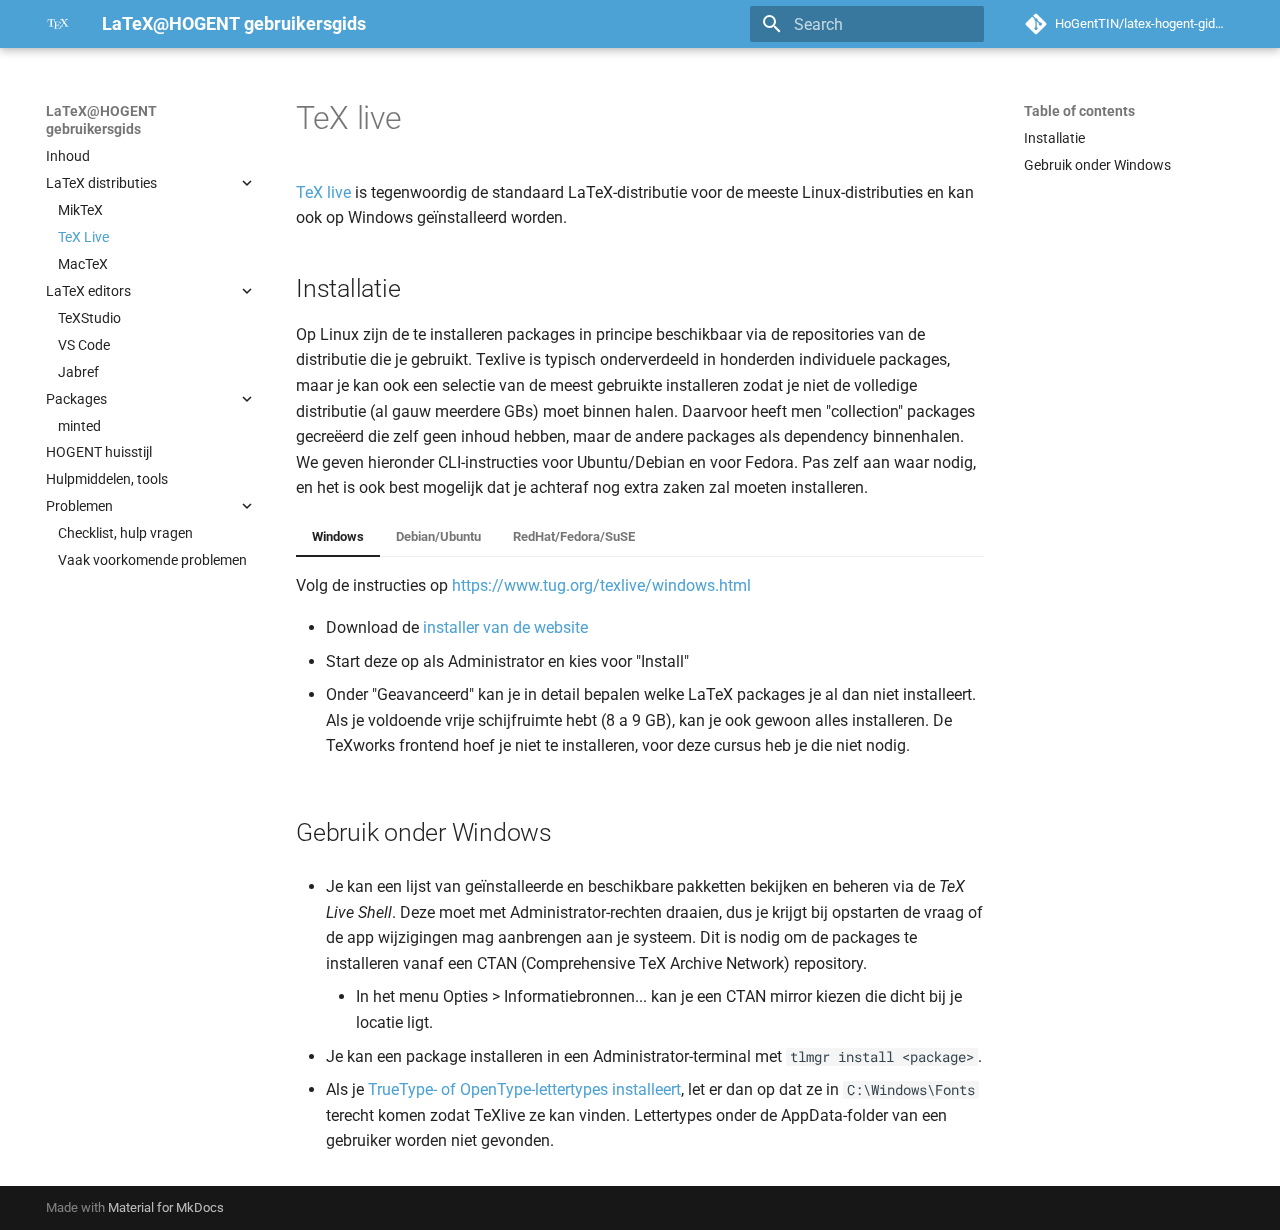
<file: installatie-texlive/index.html>
<!doctype html>
<html lang="en" class="no-js">
  <head>
    
      <meta charset="utf-8">
      <meta name="viewport" content="width=device-width,initial-scale=1">
      
      
      
        <link rel="canonical" href="https://hogenttin.github.io/latex-hogent-gids/installatie-texlive/">
      
      
        <link rel="prev" href="../installatie-miktex/">
      
      
        <link rel="next" href="../installatie-mactex/">
      
      
      <link rel="icon" href="../images/tex-icon.png">
      <meta name="generator" content="mkdocs-1.6.1, mkdocs-material-9.6.9">
    
    
      
        <title>TeX Live - LaTeX@HOGENT gebruikersgids</title>
      
    
    
      <link rel="stylesheet" href="../assets/stylesheets/main.4af4bdda.min.css">
      
      


    
    
      
    
    
      
        
        
        <link rel="preconnect" href="https://fonts.gstatic.com" crossorigin>
        <link rel="stylesheet" href="https://fonts.googleapis.com/css?family=Roboto:300,300i,400,400i,700,700i%7CRoboto+Mono:400,400i,700,700i&display=fallback">
        <style>:root{--md-text-font:"Roboto";--md-code-font:"Roboto Mono"}</style>
      
    
    
      <link rel="stylesheet" href="../stylesheets/extra.css">
    
    <script>__md_scope=new URL("..",location),__md_hash=e=>[...e].reduce(((e,_)=>(e<<5)-e+_.charCodeAt(0)),0),__md_get=(e,_=localStorage,t=__md_scope)=>JSON.parse(_.getItem(t.pathname+"."+e)),__md_set=(e,_,t=localStorage,a=__md_scope)=>{try{t.setItem(a.pathname+"."+e,JSON.stringify(_))}catch(e){}}</script>
    
      

    
    
    
  </head>
  
  
    <body dir="ltr">
  
    
    <input class="md-toggle" data-md-toggle="drawer" type="checkbox" id="__drawer" autocomplete="off">
    <input class="md-toggle" data-md-toggle="search" type="checkbox" id="__search" autocomplete="off">
    <label class="md-overlay" for="__drawer"></label>
    <div data-md-component="skip">
      
        
        <a href="#tex-live" class="md-skip">
          Skip to content
        </a>
      
    </div>
    <div data-md-component="announce">
      
    </div>
    
    
      

  

<header class="md-header md-header--shadow" data-md-component="header">
  <nav class="md-header__inner md-grid" aria-label="Header">
    <a href=".." title="LaTeX@HOGENT gebruikersgids" class="md-header__button md-logo" aria-label="LaTeX@HOGENT gebruikersgids" data-md-component="logo">
      
  <img src="../images/tex-icon-white.png" alt="logo">

    </a>
    <label class="md-header__button md-icon" for="__drawer">
      
      <svg xmlns="http://www.w3.org/2000/svg" viewBox="0 0 24 24"><path d="M3 6h18v2H3zm0 5h18v2H3zm0 5h18v2H3z"/></svg>
    </label>
    <div class="md-header__title" data-md-component="header-title">
      <div class="md-header__ellipsis">
        <div class="md-header__topic">
          <span class="md-ellipsis">
            LaTeX@HOGENT gebruikersgids
          </span>
        </div>
        <div class="md-header__topic" data-md-component="header-topic">
          <span class="md-ellipsis">
            
              TeX Live
            
          </span>
        </div>
      </div>
    </div>
    
    
      <script>var palette=__md_get("__palette");if(palette&&palette.color){if("(prefers-color-scheme)"===palette.color.media){var media=matchMedia("(prefers-color-scheme: light)"),input=document.querySelector(media.matches?"[data-md-color-media='(prefers-color-scheme: light)']":"[data-md-color-media='(prefers-color-scheme: dark)']");palette.color.media=input.getAttribute("data-md-color-media"),palette.color.scheme=input.getAttribute("data-md-color-scheme"),palette.color.primary=input.getAttribute("data-md-color-primary"),palette.color.accent=input.getAttribute("data-md-color-accent")}for(var[key,value]of Object.entries(palette.color))document.body.setAttribute("data-md-color-"+key,value)}</script>
    
    
    
      <label class="md-header__button md-icon" for="__search">
        
        <svg xmlns="http://www.w3.org/2000/svg" viewBox="0 0 24 24"><path d="M9.5 3A6.5 6.5 0 0 1 16 9.5c0 1.61-.59 3.09-1.56 4.23l.27.27h.79l5 5-1.5 1.5-5-5v-.79l-.27-.27A6.52 6.52 0 0 1 9.5 16 6.5 6.5 0 0 1 3 9.5 6.5 6.5 0 0 1 9.5 3m0 2C7 5 5 7 5 9.5S7 14 9.5 14 14 12 14 9.5 12 5 9.5 5"/></svg>
      </label>
      <div class="md-search" data-md-component="search" role="dialog">
  <label class="md-search__overlay" for="__search"></label>
  <div class="md-search__inner" role="search">
    <form class="md-search__form" name="search">
      <input type="text" class="md-search__input" name="query" aria-label="Search" placeholder="Search" autocapitalize="off" autocorrect="off" autocomplete="off" spellcheck="false" data-md-component="search-query" required>
      <label class="md-search__icon md-icon" for="__search">
        
        <svg xmlns="http://www.w3.org/2000/svg" viewBox="0 0 24 24"><path d="M9.5 3A6.5 6.5 0 0 1 16 9.5c0 1.61-.59 3.09-1.56 4.23l.27.27h.79l5 5-1.5 1.5-5-5v-.79l-.27-.27A6.52 6.52 0 0 1 9.5 16 6.5 6.5 0 0 1 3 9.5 6.5 6.5 0 0 1 9.5 3m0 2C7 5 5 7 5 9.5S7 14 9.5 14 14 12 14 9.5 12 5 9.5 5"/></svg>
        
        <svg xmlns="http://www.w3.org/2000/svg" viewBox="0 0 24 24"><path d="M20 11v2H8l5.5 5.5-1.42 1.42L4.16 12l7.92-7.92L13.5 5.5 8 11z"/></svg>
      </label>
      <nav class="md-search__options" aria-label="Search">
        
        <button type="reset" class="md-search__icon md-icon" title="Clear" aria-label="Clear" tabindex="-1">
          
          <svg xmlns="http://www.w3.org/2000/svg" viewBox="0 0 24 24"><path d="M19 6.41 17.59 5 12 10.59 6.41 5 5 6.41 10.59 12 5 17.59 6.41 19 12 13.41 17.59 19 19 17.59 13.41 12z"/></svg>
        </button>
      </nav>
      
    </form>
    <div class="md-search__output">
      <div class="md-search__scrollwrap" tabindex="0" data-md-scrollfix>
        <div class="md-search-result" data-md-component="search-result">
          <div class="md-search-result__meta">
            Initializing search
          </div>
          <ol class="md-search-result__list" role="presentation"></ol>
        </div>
      </div>
    </div>
  </div>
</div>
    
    
      <div class="md-header__source">
        <a href="https://github.com/HoGentTIN/latex-hogent-gids/" title="Go to repository" class="md-source" data-md-component="source">
  <div class="md-source__icon md-icon">
    
    <svg xmlns="http://www.w3.org/2000/svg" viewBox="0 0 448 512"><!--! Font Awesome Free 6.7.2 by @fontawesome - https://fontawesome.com License - https://fontawesome.com/license/free (Icons: CC BY 4.0, Fonts: SIL OFL 1.1, Code: MIT License) Copyright 2024 Fonticons, Inc.--><path d="M439.55 236.05 244 40.45a28.87 28.87 0 0 0-40.81 0l-40.66 40.63 51.52 51.52c27.06-9.14 52.68 16.77 43.39 43.68l49.66 49.66c34.23-11.8 61.18 31 35.47 56.69-26.49 26.49-70.21-2.87-56-37.34L240.22 199v121.85c25.3 12.54 22.26 41.85 9.08 55a34.34 34.34 0 0 1-48.55 0c-17.57-17.6-11.07-46.91 11.25-56v-123c-20.8-8.51-24.6-30.74-18.64-45L142.57 101 8.45 235.14a28.86 28.86 0 0 0 0 40.81l195.61 195.6a28.86 28.86 0 0 0 40.8 0l194.69-194.69a28.86 28.86 0 0 0 0-40.81"/></svg>
  </div>
  <div class="md-source__repository">
    HoGentTIN/latex-hogent-gids/
  </div>
</a>
      </div>
    
  </nav>
  
</header>
    
    <div class="md-container" data-md-component="container">
      
      
        
          
        
      
      <main class="md-main" data-md-component="main">
        <div class="md-main__inner md-grid">
          
            
              
              <div class="md-sidebar md-sidebar--primary" data-md-component="sidebar" data-md-type="navigation" >
                <div class="md-sidebar__scrollwrap">
                  <div class="md-sidebar__inner">
                    



<nav class="md-nav md-nav--primary" aria-label="Navigation" data-md-level="0">
  <label class="md-nav__title" for="__drawer">
    <a href=".." title="LaTeX@HOGENT gebruikersgids" class="md-nav__button md-logo" aria-label="LaTeX@HOGENT gebruikersgids" data-md-component="logo">
      
  <img src="../images/tex-icon-white.png" alt="logo">

    </a>
    LaTeX@HOGENT gebruikersgids
  </label>
  
    <div class="md-nav__source">
      <a href="https://github.com/HoGentTIN/latex-hogent-gids/" title="Go to repository" class="md-source" data-md-component="source">
  <div class="md-source__icon md-icon">
    
    <svg xmlns="http://www.w3.org/2000/svg" viewBox="0 0 448 512"><!--! Font Awesome Free 6.7.2 by @fontawesome - https://fontawesome.com License - https://fontawesome.com/license/free (Icons: CC BY 4.0, Fonts: SIL OFL 1.1, Code: MIT License) Copyright 2024 Fonticons, Inc.--><path d="M439.55 236.05 244 40.45a28.87 28.87 0 0 0-40.81 0l-40.66 40.63 51.52 51.52c27.06-9.14 52.68 16.77 43.39 43.68l49.66 49.66c34.23-11.8 61.18 31 35.47 56.69-26.49 26.49-70.21-2.87-56-37.34L240.22 199v121.85c25.3 12.54 22.26 41.85 9.08 55a34.34 34.34 0 0 1-48.55 0c-17.57-17.6-11.07-46.91 11.25-56v-123c-20.8-8.51-24.6-30.74-18.64-45L142.57 101 8.45 235.14a28.86 28.86 0 0 0 0 40.81l195.61 195.6a28.86 28.86 0 0 0 40.8 0l194.69-194.69a28.86 28.86 0 0 0 0-40.81"/></svg>
  </div>
  <div class="md-source__repository">
    HoGentTIN/latex-hogent-gids/
  </div>
</a>
    </div>
  
  <ul class="md-nav__list" data-md-scrollfix>
    
      
      
  
  
  
  
    <li class="md-nav__item">
      <a href=".." class="md-nav__link">
        
  
  <span class="md-ellipsis">
    Inhoud
    
  </span>
  

      </a>
    </li>
  

    
      
      
  
  
    
  
  
  
    
    
    
    
    <li class="md-nav__item md-nav__item--active md-nav__item--nested">
      
        
        
        <input class="md-nav__toggle md-toggle " type="checkbox" id="__nav_2" checked>
        
          
          <label class="md-nav__link" for="__nav_2" id="__nav_2_label" tabindex="0">
            
  
  <span class="md-ellipsis">
    LaTeX distributies
    
  </span>
  

            <span class="md-nav__icon md-icon"></span>
          </label>
        
        <nav class="md-nav" data-md-level="1" aria-labelledby="__nav_2_label" aria-expanded="true">
          <label class="md-nav__title" for="__nav_2">
            <span class="md-nav__icon md-icon"></span>
            LaTeX distributies
          </label>
          <ul class="md-nav__list" data-md-scrollfix>
            
              
                
  
  
  
  
    <li class="md-nav__item">
      <a href="../installatie-miktex/" class="md-nav__link">
        
  
  <span class="md-ellipsis">
    MikTeX
    
  </span>
  

      </a>
    </li>
  

              
            
              
                
  
  
    
  
  
  
    <li class="md-nav__item md-nav__item--active">
      
      <input class="md-nav__toggle md-toggle" type="checkbox" id="__toc">
      
      
        
      
      
        <label class="md-nav__link md-nav__link--active" for="__toc">
          
  
  <span class="md-ellipsis">
    TeX Live
    
  </span>
  

          <span class="md-nav__icon md-icon"></span>
        </label>
      
      <a href="./" class="md-nav__link md-nav__link--active">
        
  
  <span class="md-ellipsis">
    TeX Live
    
  </span>
  

      </a>
      
        

<nav class="md-nav md-nav--secondary" aria-label="Table of contents">
  
  
  
    
  
  
    <label class="md-nav__title" for="__toc">
      <span class="md-nav__icon md-icon"></span>
      Table of contents
    </label>
    <ul class="md-nav__list" data-md-component="toc" data-md-scrollfix>
      
        <li class="md-nav__item">
  <a href="#installatie" class="md-nav__link">
    <span class="md-ellipsis">
      Installatie
    </span>
  </a>
  
</li>
      
        <li class="md-nav__item">
  <a href="#gebruik-onder-windows" class="md-nav__link">
    <span class="md-ellipsis">
      Gebruik onder Windows
    </span>
  </a>
  
</li>
      
    </ul>
  
</nav>
      
    </li>
  

              
            
              
                
  
  
  
  
    <li class="md-nav__item">
      <a href="../installatie-mactex/" class="md-nav__link">
        
  
  <span class="md-ellipsis">
    MacTeX
    
  </span>
  

      </a>
    </li>
  

              
            
          </ul>
        </nav>
      
    </li>
  

    
      
      
  
  
  
  
    
    
    
    
    <li class="md-nav__item md-nav__item--nested">
      
        
        
          
        
        <input class="md-nav__toggle md-toggle md-toggle--indeterminate" type="checkbox" id="__nav_3" >
        
          
          <label class="md-nav__link" for="__nav_3" id="__nav_3_label" tabindex="0">
            
  
  <span class="md-ellipsis">
    LaTeX editors
    
  </span>
  

            <span class="md-nav__icon md-icon"></span>
          </label>
        
        <nav class="md-nav" data-md-level="1" aria-labelledby="__nav_3_label" aria-expanded="false">
          <label class="md-nav__title" for="__nav_3">
            <span class="md-nav__icon md-icon"></span>
            LaTeX editors
          </label>
          <ul class="md-nav__list" data-md-scrollfix>
            
              
                
  
  
  
  
    <li class="md-nav__item">
      <a href="../installatie-texstudio/" class="md-nav__link">
        
  
  <span class="md-ellipsis">
    TeXStudio
    
  </span>
  

      </a>
    </li>
  

              
            
              
                
  
  
  
  
    <li class="md-nav__item">
      <a href="../installatie-vscode/" class="md-nav__link">
        
  
  <span class="md-ellipsis">
    VS Code
    
  </span>
  

      </a>
    </li>
  

              
            
              
                
  
  
  
  
    <li class="md-nav__item">
      <a href="../installatie-jabref/" class="md-nav__link">
        
  
  <span class="md-ellipsis">
    Jabref
    
  </span>
  

      </a>
    </li>
  

              
            
          </ul>
        </nav>
      
    </li>
  

    
      
      
  
  
  
  
    
    
    
    
    <li class="md-nav__item md-nav__item--nested">
      
        
        
          
        
        <input class="md-nav__toggle md-toggle md-toggle--indeterminate" type="checkbox" id="__nav_4" >
        
          
          <label class="md-nav__link" for="__nav_4" id="__nav_4_label" tabindex="0">
            
  
  <span class="md-ellipsis">
    Packages
    
  </span>
  

            <span class="md-nav__icon md-icon"></span>
          </label>
        
        <nav class="md-nav" data-md-level="1" aria-labelledby="__nav_4_label" aria-expanded="false">
          <label class="md-nav__title" for="__nav_4">
            <span class="md-nav__icon md-icon"></span>
            Packages
          </label>
          <ul class="md-nav__list" data-md-scrollfix>
            
              
                
  
  
  
  
    <li class="md-nav__item">
      <a href="../installatie-minted/" class="md-nav__link">
        
  
  <span class="md-ellipsis">
    minted
    
  </span>
  

      </a>
    </li>
  

              
            
          </ul>
        </nav>
      
    </li>
  

    
      
      
  
  
  
  
    <li class="md-nav__item">
      <a href="../hogent-huisstijl/" class="md-nav__link">
        
  
  <span class="md-ellipsis">
    HOGENT huisstijl
    
  </span>
  

      </a>
    </li>
  

    
      
      
  
  
  
  
    <li class="md-nav__item">
      <a href="../hulpmiddelen/" class="md-nav__link">
        
  
  <span class="md-ellipsis">
    Hulpmiddelen, tools
    
  </span>
  

      </a>
    </li>
  

    
      
      
  
  
  
  
    
    
    
    
    <li class="md-nav__item md-nav__item--nested">
      
        
        
          
        
        <input class="md-nav__toggle md-toggle md-toggle--indeterminate" type="checkbox" id="__nav_7" >
        
          
          <label class="md-nav__link" for="__nav_7" id="__nav_7_label" tabindex="0">
            
  
  <span class="md-ellipsis">
    Problemen
    
  </span>
  

            <span class="md-nav__icon md-icon"></span>
          </label>
        
        <nav class="md-nav" data-md-level="1" aria-labelledby="__nav_7_label" aria-expanded="false">
          <label class="md-nav__title" for="__nav_7">
            <span class="md-nav__icon md-icon"></span>
            Problemen
          </label>
          <ul class="md-nav__list" data-md-scrollfix>
            
              
                
  
  
  
  
    <li class="md-nav__item">
      <a href="../problemen-checklist/" class="md-nav__link">
        
  
  <span class="md-ellipsis">
    Checklist, hulp vragen
    
  </span>
  

      </a>
    </li>
  

              
            
              
                
  
  
  
  
    <li class="md-nav__item">
      <a href="../problemen/" class="md-nav__link">
        
  
  <span class="md-ellipsis">
    Vaak voorkomende problemen
    
  </span>
  

      </a>
    </li>
  

              
            
          </ul>
        </nav>
      
    </li>
  

    
  </ul>
</nav>
                  </div>
                </div>
              </div>
            
            
              
              <div class="md-sidebar md-sidebar--secondary" data-md-component="sidebar" data-md-type="toc" >
                <div class="md-sidebar__scrollwrap">
                  <div class="md-sidebar__inner">
                    

<nav class="md-nav md-nav--secondary" aria-label="Table of contents">
  
  
  
    
  
  
    <label class="md-nav__title" for="__toc">
      <span class="md-nav__icon md-icon"></span>
      Table of contents
    </label>
    <ul class="md-nav__list" data-md-component="toc" data-md-scrollfix>
      
        <li class="md-nav__item">
  <a href="#installatie" class="md-nav__link">
    <span class="md-ellipsis">
      Installatie
    </span>
  </a>
  
</li>
      
        <li class="md-nav__item">
  <a href="#gebruik-onder-windows" class="md-nav__link">
    <span class="md-ellipsis">
      Gebruik onder Windows
    </span>
  </a>
  
</li>
      
    </ul>
  
</nav>
                  </div>
                </div>
              </div>
            
          
          
            <div class="md-content" data-md-component="content">
              <article class="md-content__inner md-typeset">
                
                  


  
  


<h1 id="tex-live">TeX live</h1>
<p><a href="https://tug.org/texlive/">TeX live</a> is tegenwoordig de standaard LaTeX-distributie voor de meeste Linux-distributies en kan ook op Windows geïnstalleerd worden.</p>
<h2 id="installatie">Installatie</h2>
<p>Op Linux zijn de te installeren packages in principe beschikbaar via de repositories van de distributie die je gebruikt. Texlive is typisch onderverdeeld in honderden individuele packages, maar je kan ook een selectie van de meest gebruikte installeren zodat je niet de volledige distributie (al gauw meerdere GBs) moet binnen halen. Daarvoor heeft men "collection" packages gecreëerd die zelf geen inhoud hebben, maar de andere packages als dependency binnenhalen. We geven hieronder CLI-instructies voor Ubuntu/Debian en voor Fedora. Pas zelf aan waar nodig, en het is ook best mogelijk dat je achteraf nog extra zaken zal moeten installeren.</p>
<div class="tabbed-set tabbed-alternate" data-tabs="1:3"><input checked="checked" id="__tabbed_1_1" name="__tabbed_1" type="radio" /><input id="__tabbed_1_2" name="__tabbed_1" type="radio" /><input id="__tabbed_1_3" name="__tabbed_1" type="radio" /><div class="tabbed-labels"><label for="__tabbed_1_1">Windows</label><label for="__tabbed_1_2">Debian/Ubuntu</label><label for="__tabbed_1_3">RedHat/Fedora/SuSE</label></div>
<div class="tabbed-content">
<div class="tabbed-block">
<p>Volg de instructies op <a href="https://www.tug.org/texlive/windows.html">https://www.tug.org/texlive/windows.html</a></p>
<ul>
<li>Download de <a href="https://mirror.ctan.org/systems/texlive/tlnet/install-tl-windows.exe">installer van de website</a></li>
<li>Start deze op als Administrator en kies voor "Install"</li>
<li>Onder "Geavanceerd" kan je in detail bepalen welke LaTeX packages je al dan niet installeert. Als je voldoende vrije schijfruimte hebt (8 a 9 GB), kan je ook gewoon alles installeren. De TeXworks frontend hoef je niet te installeren, voor deze cursus heb je die niet nodig.</li>
</ul>
</div>
<div class="tabbed-block">
<div class="highlight"><pre><span></span><code><span class="go">sudo apt install biber texlive-extra-utils texlive-fonts-recommended texlive-lang-european texlive-latex-base texlive-latex-extra texlive-latex-recommended texlive-pictures texlive-xetex python3-pygments latexmk</span>
</code></pre></div>
</div>
<div class="tabbed-block">
<div class="highlight"><pre><span></span><code><span class="go">sudo dnf install biber latexmk python3-pygments texlive-collection-latex texlive-collection-latexextra texlive-collection-latexrecommended texlive-collection-xetex texlive-babel-dutch texlive-minted</span>
</code></pre></div>
</div>
</div>
</div>
<h2 id="gebruik-onder-windows">Gebruik onder Windows</h2>
<ul>
<li>
<p>Je kan een lijst van geïnstalleerde en beschikbare pakketten bekijken en beheren via de <em>TeX Live Shell</em>. Deze moet met Administrator-rechten draaien, dus je krijgt bij opstarten de vraag of de app wijzigingen mag aanbrengen aan je systeem. Dit is nodig om de packages te installeren vanaf een CTAN (Comprehensive TeX Archive Network) repository.</p>
<ul>
<li>In het menu Opties &gt; Informatiebronnen... kan je een CTAN mirror kiezen die dicht bij je locatie ligt.</li>
</ul>
</li>
<li>
<p>Je kan een package installeren in een Administrator-terminal met <code>tlmgr install &lt;package&gt;</code>.</p>
</li>
<li>
<p>Als je <a href="../hogent-huisstijl/#lettertypes">TrueType- of OpenType-lettertypes installeert</a>, let er dan op dat ze in <code>C:\Windows\Fonts</code> terecht komen zodat TeXlive ze kan vinden. Lettertypes onder de AppData-folder van een gebruiker worden niet gevonden.</p>
</li>
</ul>












                
              </article>
            </div>
          
          
<script>var target=document.getElementById(location.hash.slice(1));target&&target.name&&(target.checked=target.name.startsWith("__tabbed_"))</script>
        </div>
        
      </main>
      
        <footer class="md-footer">
  
  <div class="md-footer-meta md-typeset">
    <div class="md-footer-meta__inner md-grid">
      <div class="md-copyright">
  
  
    Made with
    <a href="https://squidfunk.github.io/mkdocs-material/" target="_blank" rel="noopener">
      Material for MkDocs
    </a>
  
</div>
      
    </div>
  </div>
</footer>
      
    </div>
    <div class="md-dialog" data-md-component="dialog">
      <div class="md-dialog__inner md-typeset"></div>
    </div>
    
    
    <script id="__config" type="application/json">{"base": "..", "features": ["navigation.expand"], "search": "../assets/javascripts/workers/search.f8cc74c7.min.js", "translations": {"clipboard.copied": "Copied to clipboard", "clipboard.copy": "Copy to clipboard", "search.result.more.one": "1 more on this page", "search.result.more.other": "# more on this page", "search.result.none": "No matching documents", "search.result.one": "1 matching document", "search.result.other": "# matching documents", "search.result.placeholder": "Type to start searching", "search.result.term.missing": "Missing", "select.version": "Select version"}}</script>
    
    
      <script src="../assets/javascripts/bundle.c8b220af.min.js"></script>
      
    
  </body>
</html>
</file>
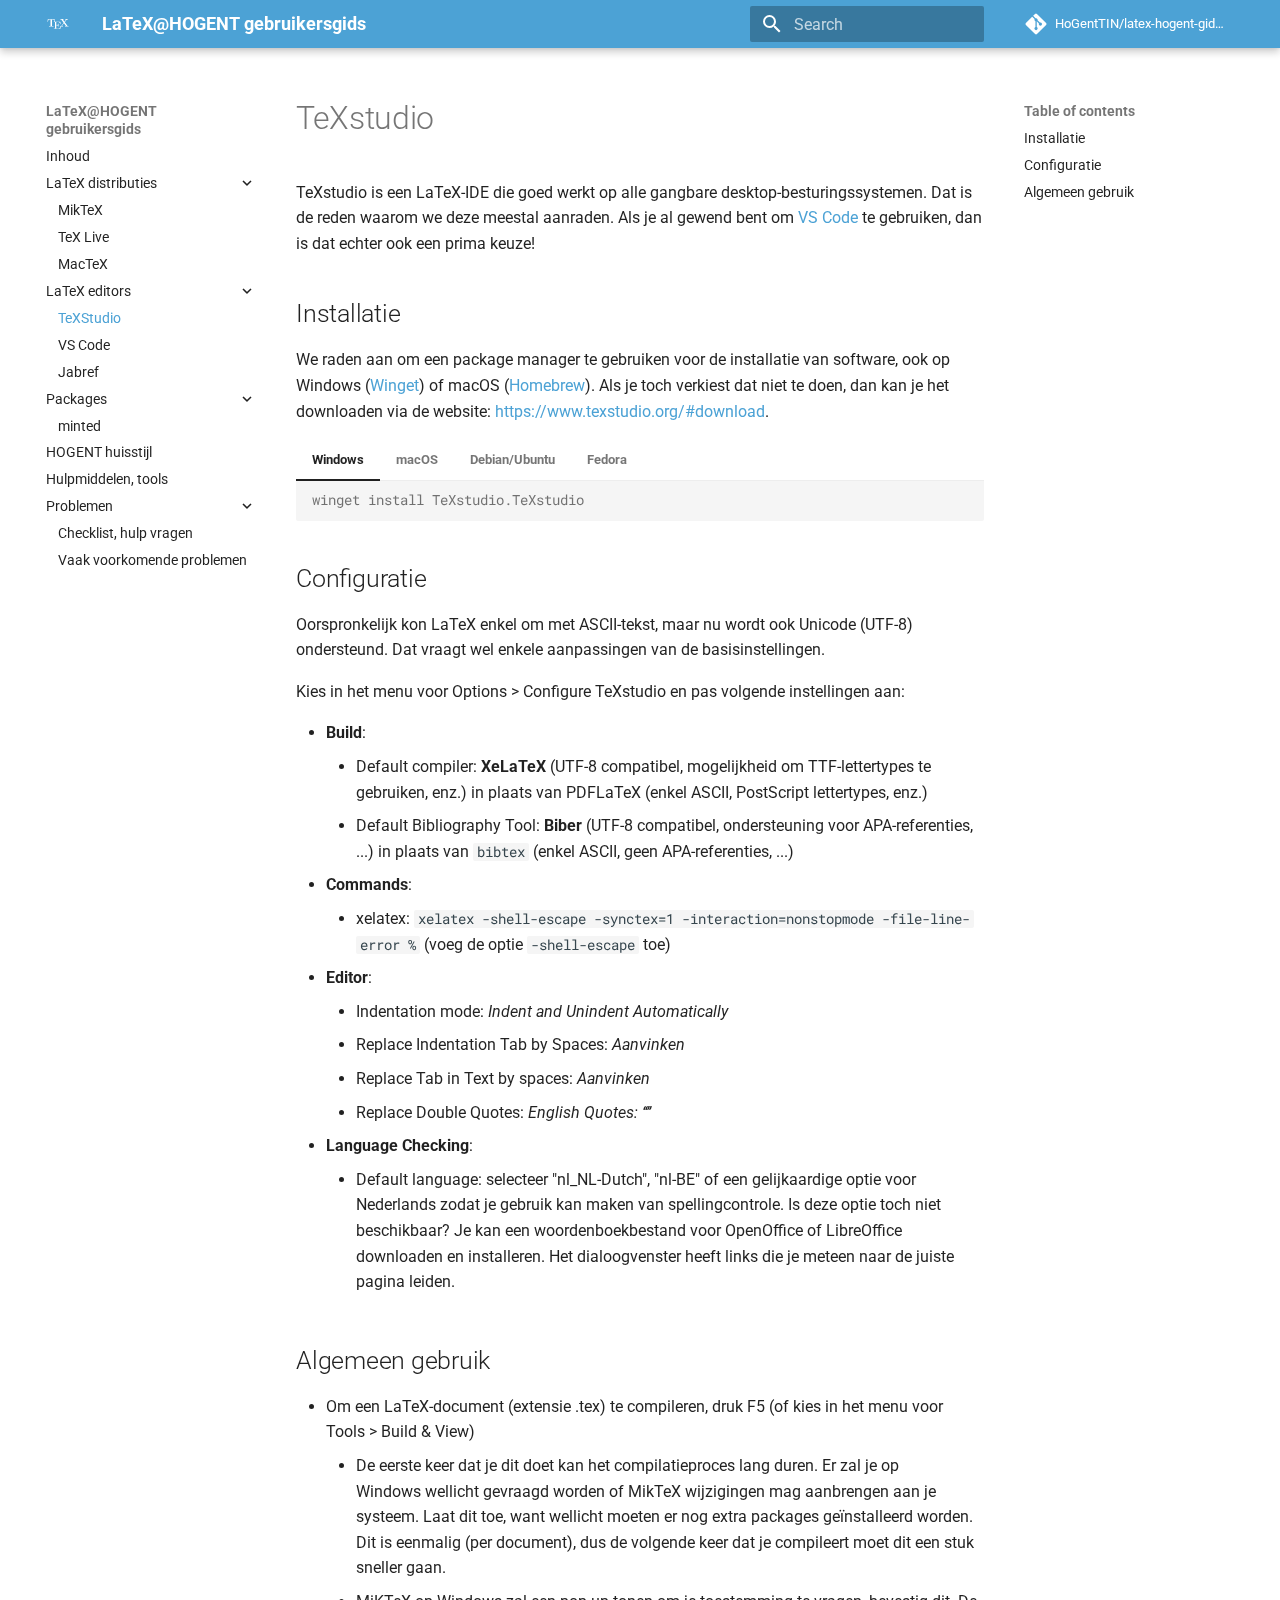
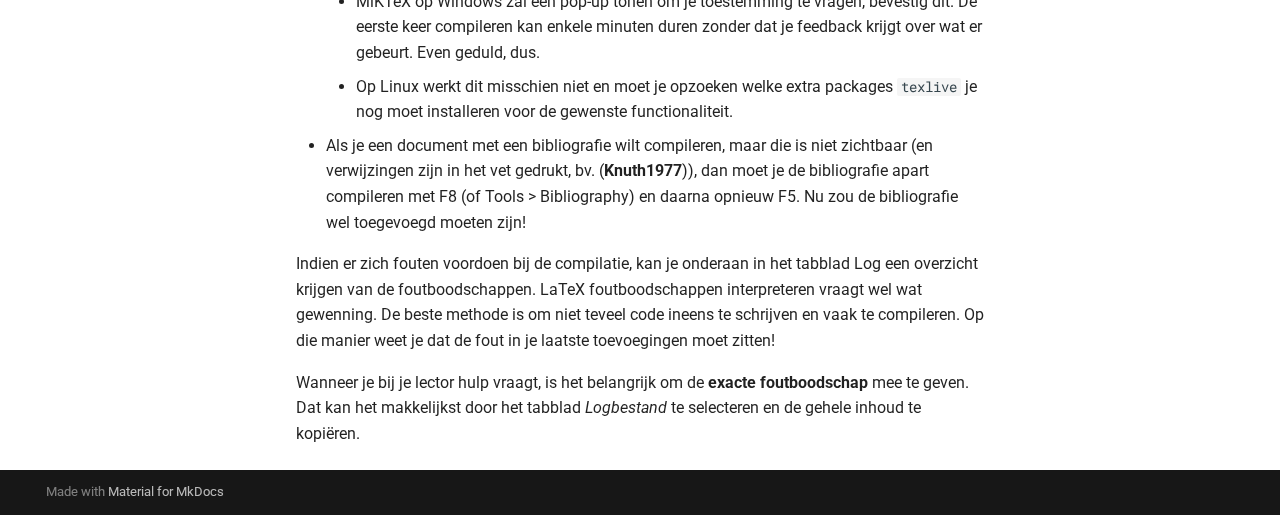
<file: installatie-texstudio/index.html>
<!doctype html>
<html lang="en" class="no-js">
  <head>
    
      <meta charset="utf-8">
      <meta name="viewport" content="width=device-width,initial-scale=1">
      
      
      
        <link rel="canonical" href="https://hogenttin.github.io/latex-hogent-gids/installatie-texstudio/">
      
      
        <link rel="prev" href="../installatie-mactex/">
      
      
        <link rel="next" href="../installatie-vscode/">
      
      
      <link rel="icon" href="../images/tex-icon.png">
      <meta name="generator" content="mkdocs-1.6.1, mkdocs-material-9.6.9">
    
    
      
        <title>TeXStudio - LaTeX@HOGENT gebruikersgids</title>
      
    
    
      <link rel="stylesheet" href="../assets/stylesheets/main.4af4bdda.min.css">
      
      


    
    
      
    
    
      
        
        
        <link rel="preconnect" href="https://fonts.gstatic.com" crossorigin>
        <link rel="stylesheet" href="https://fonts.googleapis.com/css?family=Roboto:300,300i,400,400i,700,700i%7CRoboto+Mono:400,400i,700,700i&display=fallback">
        <style>:root{--md-text-font:"Roboto";--md-code-font:"Roboto Mono"}</style>
      
    
    
      <link rel="stylesheet" href="../stylesheets/extra.css">
    
    <script>__md_scope=new URL("..",location),__md_hash=e=>[...e].reduce(((e,_)=>(e<<5)-e+_.charCodeAt(0)),0),__md_get=(e,_=localStorage,t=__md_scope)=>JSON.parse(_.getItem(t.pathname+"."+e)),__md_set=(e,_,t=localStorage,a=__md_scope)=>{try{t.setItem(a.pathname+"."+e,JSON.stringify(_))}catch(e){}}</script>
    
      

    
    
    
  </head>
  
  
    <body dir="ltr">
  
    
    <input class="md-toggle" data-md-toggle="drawer" type="checkbox" id="__drawer" autocomplete="off">
    <input class="md-toggle" data-md-toggle="search" type="checkbox" id="__search" autocomplete="off">
    <label class="md-overlay" for="__drawer"></label>
    <div data-md-component="skip">
      
        
        <a href="#texstudio" class="md-skip">
          Skip to content
        </a>
      
    </div>
    <div data-md-component="announce">
      
    </div>
    
    
      

  

<header class="md-header md-header--shadow" data-md-component="header">
  <nav class="md-header__inner md-grid" aria-label="Header">
    <a href=".." title="LaTeX@HOGENT gebruikersgids" class="md-header__button md-logo" aria-label="LaTeX@HOGENT gebruikersgids" data-md-component="logo">
      
  <img src="../images/tex-icon-white.png" alt="logo">

    </a>
    <label class="md-header__button md-icon" for="__drawer">
      
      <svg xmlns="http://www.w3.org/2000/svg" viewBox="0 0 24 24"><path d="M3 6h18v2H3zm0 5h18v2H3zm0 5h18v2H3z"/></svg>
    </label>
    <div class="md-header__title" data-md-component="header-title">
      <div class="md-header__ellipsis">
        <div class="md-header__topic">
          <span class="md-ellipsis">
            LaTeX@HOGENT gebruikersgids
          </span>
        </div>
        <div class="md-header__topic" data-md-component="header-topic">
          <span class="md-ellipsis">
            
              TeXStudio
            
          </span>
        </div>
      </div>
    </div>
    
    
      <script>var palette=__md_get("__palette");if(palette&&palette.color){if("(prefers-color-scheme)"===palette.color.media){var media=matchMedia("(prefers-color-scheme: light)"),input=document.querySelector(media.matches?"[data-md-color-media='(prefers-color-scheme: light)']":"[data-md-color-media='(prefers-color-scheme: dark)']");palette.color.media=input.getAttribute("data-md-color-media"),palette.color.scheme=input.getAttribute("data-md-color-scheme"),palette.color.primary=input.getAttribute("data-md-color-primary"),palette.color.accent=input.getAttribute("data-md-color-accent")}for(var[key,value]of Object.entries(palette.color))document.body.setAttribute("data-md-color-"+key,value)}</script>
    
    
    
      <label class="md-header__button md-icon" for="__search">
        
        <svg xmlns="http://www.w3.org/2000/svg" viewBox="0 0 24 24"><path d="M9.5 3A6.5 6.5 0 0 1 16 9.5c0 1.61-.59 3.09-1.56 4.23l.27.27h.79l5 5-1.5 1.5-5-5v-.79l-.27-.27A6.52 6.52 0 0 1 9.5 16 6.5 6.5 0 0 1 3 9.5 6.5 6.5 0 0 1 9.5 3m0 2C7 5 5 7 5 9.5S7 14 9.5 14 14 12 14 9.5 12 5 9.5 5"/></svg>
      </label>
      <div class="md-search" data-md-component="search" role="dialog">
  <label class="md-search__overlay" for="__search"></label>
  <div class="md-search__inner" role="search">
    <form class="md-search__form" name="search">
      <input type="text" class="md-search__input" name="query" aria-label="Search" placeholder="Search" autocapitalize="off" autocorrect="off" autocomplete="off" spellcheck="false" data-md-component="search-query" required>
      <label class="md-search__icon md-icon" for="__search">
        
        <svg xmlns="http://www.w3.org/2000/svg" viewBox="0 0 24 24"><path d="M9.5 3A6.5 6.5 0 0 1 16 9.5c0 1.61-.59 3.09-1.56 4.23l.27.27h.79l5 5-1.5 1.5-5-5v-.79l-.27-.27A6.52 6.52 0 0 1 9.5 16 6.5 6.5 0 0 1 3 9.5 6.5 6.5 0 0 1 9.5 3m0 2C7 5 5 7 5 9.5S7 14 9.5 14 14 12 14 9.5 12 5 9.5 5"/></svg>
        
        <svg xmlns="http://www.w3.org/2000/svg" viewBox="0 0 24 24"><path d="M20 11v2H8l5.5 5.5-1.42 1.42L4.16 12l7.92-7.92L13.5 5.5 8 11z"/></svg>
      </label>
      <nav class="md-search__options" aria-label="Search">
        
        <button type="reset" class="md-search__icon md-icon" title="Clear" aria-label="Clear" tabindex="-1">
          
          <svg xmlns="http://www.w3.org/2000/svg" viewBox="0 0 24 24"><path d="M19 6.41 17.59 5 12 10.59 6.41 5 5 6.41 10.59 12 5 17.59 6.41 19 12 13.41 17.59 19 19 17.59 13.41 12z"/></svg>
        </button>
      </nav>
      
    </form>
    <div class="md-search__output">
      <div class="md-search__scrollwrap" tabindex="0" data-md-scrollfix>
        <div class="md-search-result" data-md-component="search-result">
          <div class="md-search-result__meta">
            Initializing search
          </div>
          <ol class="md-search-result__list" role="presentation"></ol>
        </div>
      </div>
    </div>
  </div>
</div>
    
    
      <div class="md-header__source">
        <a href="https://github.com/HoGentTIN/latex-hogent-gids/" title="Go to repository" class="md-source" data-md-component="source">
  <div class="md-source__icon md-icon">
    
    <svg xmlns="http://www.w3.org/2000/svg" viewBox="0 0 448 512"><!--! Font Awesome Free 6.7.2 by @fontawesome - https://fontawesome.com License - https://fontawesome.com/license/free (Icons: CC BY 4.0, Fonts: SIL OFL 1.1, Code: MIT License) Copyright 2024 Fonticons, Inc.--><path d="M439.55 236.05 244 40.45a28.87 28.87 0 0 0-40.81 0l-40.66 40.63 51.52 51.52c27.06-9.14 52.68 16.77 43.39 43.68l49.66 49.66c34.23-11.8 61.18 31 35.47 56.69-26.49 26.49-70.21-2.87-56-37.34L240.22 199v121.85c25.3 12.54 22.26 41.85 9.08 55a34.34 34.34 0 0 1-48.55 0c-17.57-17.6-11.07-46.91 11.25-56v-123c-20.8-8.51-24.6-30.74-18.64-45L142.57 101 8.45 235.14a28.86 28.86 0 0 0 0 40.81l195.61 195.6a28.86 28.86 0 0 0 40.8 0l194.69-194.69a28.86 28.86 0 0 0 0-40.81"/></svg>
  </div>
  <div class="md-source__repository">
    HoGentTIN/latex-hogent-gids/
  </div>
</a>
      </div>
    
  </nav>
  
</header>
    
    <div class="md-container" data-md-component="container">
      
      
        
          
        
      
      <main class="md-main" data-md-component="main">
        <div class="md-main__inner md-grid">
          
            
              
              <div class="md-sidebar md-sidebar--primary" data-md-component="sidebar" data-md-type="navigation" >
                <div class="md-sidebar__scrollwrap">
                  <div class="md-sidebar__inner">
                    



<nav class="md-nav md-nav--primary" aria-label="Navigation" data-md-level="0">
  <label class="md-nav__title" for="__drawer">
    <a href=".." title="LaTeX@HOGENT gebruikersgids" class="md-nav__button md-logo" aria-label="LaTeX@HOGENT gebruikersgids" data-md-component="logo">
      
  <img src="../images/tex-icon-white.png" alt="logo">

    </a>
    LaTeX@HOGENT gebruikersgids
  </label>
  
    <div class="md-nav__source">
      <a href="https://github.com/HoGentTIN/latex-hogent-gids/" title="Go to repository" class="md-source" data-md-component="source">
  <div class="md-source__icon md-icon">
    
    <svg xmlns="http://www.w3.org/2000/svg" viewBox="0 0 448 512"><!--! Font Awesome Free 6.7.2 by @fontawesome - https://fontawesome.com License - https://fontawesome.com/license/free (Icons: CC BY 4.0, Fonts: SIL OFL 1.1, Code: MIT License) Copyright 2024 Fonticons, Inc.--><path d="M439.55 236.05 244 40.45a28.87 28.87 0 0 0-40.81 0l-40.66 40.63 51.52 51.52c27.06-9.14 52.68 16.77 43.39 43.68l49.66 49.66c34.23-11.8 61.18 31 35.47 56.69-26.49 26.49-70.21-2.87-56-37.34L240.22 199v121.85c25.3 12.54 22.26 41.85 9.08 55a34.34 34.34 0 0 1-48.55 0c-17.57-17.6-11.07-46.91 11.25-56v-123c-20.8-8.51-24.6-30.74-18.64-45L142.57 101 8.45 235.14a28.86 28.86 0 0 0 0 40.81l195.61 195.6a28.86 28.86 0 0 0 40.8 0l194.69-194.69a28.86 28.86 0 0 0 0-40.81"/></svg>
  </div>
  <div class="md-source__repository">
    HoGentTIN/latex-hogent-gids/
  </div>
</a>
    </div>
  
  <ul class="md-nav__list" data-md-scrollfix>
    
      
      
  
  
  
  
    <li class="md-nav__item">
      <a href=".." class="md-nav__link">
        
  
  <span class="md-ellipsis">
    Inhoud
    
  </span>
  

      </a>
    </li>
  

    
      
      
  
  
  
  
    
    
    
    
    <li class="md-nav__item md-nav__item--nested">
      
        
        
          
        
        <input class="md-nav__toggle md-toggle md-toggle--indeterminate" type="checkbox" id="__nav_2" >
        
          
          <label class="md-nav__link" for="__nav_2" id="__nav_2_label" tabindex="0">
            
  
  <span class="md-ellipsis">
    LaTeX distributies
    
  </span>
  

            <span class="md-nav__icon md-icon"></span>
          </label>
        
        <nav class="md-nav" data-md-level="1" aria-labelledby="__nav_2_label" aria-expanded="false">
          <label class="md-nav__title" for="__nav_2">
            <span class="md-nav__icon md-icon"></span>
            LaTeX distributies
          </label>
          <ul class="md-nav__list" data-md-scrollfix>
            
              
                
  
  
  
  
    <li class="md-nav__item">
      <a href="../installatie-miktex/" class="md-nav__link">
        
  
  <span class="md-ellipsis">
    MikTeX
    
  </span>
  

      </a>
    </li>
  

              
            
              
                
  
  
  
  
    <li class="md-nav__item">
      <a href="../installatie-texlive/" class="md-nav__link">
        
  
  <span class="md-ellipsis">
    TeX Live
    
  </span>
  

      </a>
    </li>
  

              
            
              
                
  
  
  
  
    <li class="md-nav__item">
      <a href="../installatie-mactex/" class="md-nav__link">
        
  
  <span class="md-ellipsis">
    MacTeX
    
  </span>
  

      </a>
    </li>
  

              
            
          </ul>
        </nav>
      
    </li>
  

    
      
      
  
  
    
  
  
  
    
    
    
    
    <li class="md-nav__item md-nav__item--active md-nav__item--nested">
      
        
        
        <input class="md-nav__toggle md-toggle " type="checkbox" id="__nav_3" checked>
        
          
          <label class="md-nav__link" for="__nav_3" id="__nav_3_label" tabindex="0">
            
  
  <span class="md-ellipsis">
    LaTeX editors
    
  </span>
  

            <span class="md-nav__icon md-icon"></span>
          </label>
        
        <nav class="md-nav" data-md-level="1" aria-labelledby="__nav_3_label" aria-expanded="true">
          <label class="md-nav__title" for="__nav_3">
            <span class="md-nav__icon md-icon"></span>
            LaTeX editors
          </label>
          <ul class="md-nav__list" data-md-scrollfix>
            
              
                
  
  
    
  
  
  
    <li class="md-nav__item md-nav__item--active">
      
      <input class="md-nav__toggle md-toggle" type="checkbox" id="__toc">
      
      
        
      
      
        <label class="md-nav__link md-nav__link--active" for="__toc">
          
  
  <span class="md-ellipsis">
    TeXStudio
    
  </span>
  

          <span class="md-nav__icon md-icon"></span>
        </label>
      
      <a href="./" class="md-nav__link md-nav__link--active">
        
  
  <span class="md-ellipsis">
    TeXStudio
    
  </span>
  

      </a>
      
        

<nav class="md-nav md-nav--secondary" aria-label="Table of contents">
  
  
  
    
  
  
    <label class="md-nav__title" for="__toc">
      <span class="md-nav__icon md-icon"></span>
      Table of contents
    </label>
    <ul class="md-nav__list" data-md-component="toc" data-md-scrollfix>
      
        <li class="md-nav__item">
  <a href="#installatie" class="md-nav__link">
    <span class="md-ellipsis">
      Installatie
    </span>
  </a>
  
</li>
      
        <li class="md-nav__item">
  <a href="#configuratie" class="md-nav__link">
    <span class="md-ellipsis">
      Configuratie
    </span>
  </a>
  
</li>
      
        <li class="md-nav__item">
  <a href="#algemeen-gebruik" class="md-nav__link">
    <span class="md-ellipsis">
      Algemeen gebruik
    </span>
  </a>
  
</li>
      
    </ul>
  
</nav>
      
    </li>
  

              
            
              
                
  
  
  
  
    <li class="md-nav__item">
      <a href="../installatie-vscode/" class="md-nav__link">
        
  
  <span class="md-ellipsis">
    VS Code
    
  </span>
  

      </a>
    </li>
  

              
            
              
                
  
  
  
  
    <li class="md-nav__item">
      <a href="../installatie-jabref/" class="md-nav__link">
        
  
  <span class="md-ellipsis">
    Jabref
    
  </span>
  

      </a>
    </li>
  

              
            
          </ul>
        </nav>
      
    </li>
  

    
      
      
  
  
  
  
    
    
    
    
    <li class="md-nav__item md-nav__item--nested">
      
        
        
          
        
        <input class="md-nav__toggle md-toggle md-toggle--indeterminate" type="checkbox" id="__nav_4" >
        
          
          <label class="md-nav__link" for="__nav_4" id="__nav_4_label" tabindex="0">
            
  
  <span class="md-ellipsis">
    Packages
    
  </span>
  

            <span class="md-nav__icon md-icon"></span>
          </label>
        
        <nav class="md-nav" data-md-level="1" aria-labelledby="__nav_4_label" aria-expanded="false">
          <label class="md-nav__title" for="__nav_4">
            <span class="md-nav__icon md-icon"></span>
            Packages
          </label>
          <ul class="md-nav__list" data-md-scrollfix>
            
              
                
  
  
  
  
    <li class="md-nav__item">
      <a href="../installatie-minted/" class="md-nav__link">
        
  
  <span class="md-ellipsis">
    minted
    
  </span>
  

      </a>
    </li>
  

              
            
          </ul>
        </nav>
      
    </li>
  

    
      
      
  
  
  
  
    <li class="md-nav__item">
      <a href="../hogent-huisstijl/" class="md-nav__link">
        
  
  <span class="md-ellipsis">
    HOGENT huisstijl
    
  </span>
  

      </a>
    </li>
  

    
      
      
  
  
  
  
    <li class="md-nav__item">
      <a href="../hulpmiddelen/" class="md-nav__link">
        
  
  <span class="md-ellipsis">
    Hulpmiddelen, tools
    
  </span>
  

      </a>
    </li>
  

    
      
      
  
  
  
  
    
    
    
    
    <li class="md-nav__item md-nav__item--nested">
      
        
        
          
        
        <input class="md-nav__toggle md-toggle md-toggle--indeterminate" type="checkbox" id="__nav_7" >
        
          
          <label class="md-nav__link" for="__nav_7" id="__nav_7_label" tabindex="0">
            
  
  <span class="md-ellipsis">
    Problemen
    
  </span>
  

            <span class="md-nav__icon md-icon"></span>
          </label>
        
        <nav class="md-nav" data-md-level="1" aria-labelledby="__nav_7_label" aria-expanded="false">
          <label class="md-nav__title" for="__nav_7">
            <span class="md-nav__icon md-icon"></span>
            Problemen
          </label>
          <ul class="md-nav__list" data-md-scrollfix>
            
              
                
  
  
  
  
    <li class="md-nav__item">
      <a href="../problemen-checklist/" class="md-nav__link">
        
  
  <span class="md-ellipsis">
    Checklist, hulp vragen
    
  </span>
  

      </a>
    </li>
  

              
            
              
                
  
  
  
  
    <li class="md-nav__item">
      <a href="../problemen/" class="md-nav__link">
        
  
  <span class="md-ellipsis">
    Vaak voorkomende problemen
    
  </span>
  

      </a>
    </li>
  

              
            
          </ul>
        </nav>
      
    </li>
  

    
  </ul>
</nav>
                  </div>
                </div>
              </div>
            
            
              
              <div class="md-sidebar md-sidebar--secondary" data-md-component="sidebar" data-md-type="toc" >
                <div class="md-sidebar__scrollwrap">
                  <div class="md-sidebar__inner">
                    

<nav class="md-nav md-nav--secondary" aria-label="Table of contents">
  
  
  
    
  
  
    <label class="md-nav__title" for="__toc">
      <span class="md-nav__icon md-icon"></span>
      Table of contents
    </label>
    <ul class="md-nav__list" data-md-component="toc" data-md-scrollfix>
      
        <li class="md-nav__item">
  <a href="#installatie" class="md-nav__link">
    <span class="md-ellipsis">
      Installatie
    </span>
  </a>
  
</li>
      
        <li class="md-nav__item">
  <a href="#configuratie" class="md-nav__link">
    <span class="md-ellipsis">
      Configuratie
    </span>
  </a>
  
</li>
      
        <li class="md-nav__item">
  <a href="#algemeen-gebruik" class="md-nav__link">
    <span class="md-ellipsis">
      Algemeen gebruik
    </span>
  </a>
  
</li>
      
    </ul>
  
</nav>
                  </div>
                </div>
              </div>
            
          
          
            <div class="md-content" data-md-component="content">
              <article class="md-content__inner md-typeset">
                
                  


  
  


<h1 id="texstudio">TeXstudio</h1>
<p>TeXstudio is een LaTeX-IDE die goed werkt op alle gangbare desktop-besturingssystemen. Dat is de reden waarom we deze meestal aanraden. Als je al gewend bent om <a href="../installatie-vscode/">VS Code</a> te gebruiken, dan is dat echter ook een prima keuze!</p>
<h2 id="installatie">Installatie</h2>
<p>We raden aan om een package manager te gebruiken voor de installatie van software, ook op Windows (<a href="https://learn.microsoft.com/en-us/windows/package-manager/winget/">Winget</a>) of macOS (<a href="https://brew.sh/">Homebrew</a>). Als je toch verkiest dat niet te doen, dan kan je het downloaden via de website: <a href="https://www.texstudio.org/#download">https://www.texstudio.org/#download</a>.</p>
<div class="tabbed-set tabbed-alternate" data-tabs="1:4"><input checked="checked" id="__tabbed_1_1" name="__tabbed_1" type="radio" /><input id="__tabbed_1_2" name="__tabbed_1" type="radio" /><input id="__tabbed_1_3" name="__tabbed_1" type="radio" /><input id="__tabbed_1_4" name="__tabbed_1" type="radio" /><div class="tabbed-labels"><label for="__tabbed_1_1">Windows</label><label for="__tabbed_1_2">macOS</label><label for="__tabbed_1_3">Debian/Ubuntu</label><label for="__tabbed_1_4">Fedora</label></div>
<div class="tabbed-content">
<div class="tabbed-block">
<div class="highlight"><pre><span></span><code><span class="go">winget install TeXstudio.TeXstudio</span>
</code></pre></div>
</div>
<div class="tabbed-block">
<div class="highlight"><pre><span></span><code><span class="go">brew install --cask texstudio</span>
</code></pre></div>
</div>
<div class="tabbed-block">
<div class="highlight"><pre><span></span><code><span class="go">sudo apt install texstudio</span>
</code></pre></div>
</div>
<div class="tabbed-block">
<div class="highlight"><pre><span></span><code><span class="go">sudo dnf install texstudio</span>
</code></pre></div>
</div>
</div>
</div>
<h2 id="configuratie">Configuratie</h2>
<p>Oorspronkelijk kon LaTeX enkel om met ASCII-tekst, maar nu wordt ook Unicode (UTF-8) ondersteund. Dat vraagt wel enkele aanpassingen van de basisinstellingen.</p>
<p>Kies in het menu voor Options &gt; Configure TeXstudio en pas volgende instellingen aan:</p>
<ul>
<li><strong>Build</strong>:<ul>
<li>Default compiler: <strong>XeLaTeX</strong> (UTF-8 compatibel, mogelijkheid om TTF-lettertypes te gebruiken, enz.) in plaats van PDFLaTeX (enkel ASCII, PostScript lettertypes, enz.)</li>
<li>Default Bibliography Tool: <strong>Biber</strong> (UTF-8 compatibel, ondersteuning voor APA-referenties, ...) in plaats van <code>bibtex</code> (enkel ASCII, geen APA-referenties, ...)</li>
</ul>
</li>
<li><strong>Commands</strong>:<ul>
<li>xelatex: <code>xelatex -shell-escape -synctex=1 -interaction=nonstopmode -file-line-error %</code> (voeg de optie <code>-shell-escape</code> toe)</li>
</ul>
</li>
<li><strong>Editor</strong>:<ul>
<li>Indentation mode: <em>Indent and Unindent Automatically</em></li>
<li>Replace Indentation Tab by Spaces: <em>Aanvinken</em></li>
<li>Replace Tab in Text by spaces: <em>Aanvinken</em></li>
<li>Replace Double Quotes: <em>English Quotes: ‘‘’’</em></li>
</ul>
</li>
<li><strong>Language Checking</strong>:<ul>
<li>Default language: selecteer "nl_NL-Dutch", "nl-BE" of een gelijkaardige optie voor Nederlands zodat je gebruik kan maken van spellingcontrole. Is deze optie toch niet beschikbaar? Je kan een woordenboekbestand voor OpenOffice of LibreOffice downloaden en installeren. Het dialoogvenster heeft links die je meteen naar de juiste pagina leiden.</li>
</ul>
</li>
</ul>
<h2 id="algemeen-gebruik">Algemeen gebruik</h2>
<ul>
<li>Om een LaTeX-document (extensie .tex) te compileren, druk F5 (of kies in het menu voor Tools &gt; Build &amp; View)<ul>
<li>De eerste keer dat je dit doet kan het compilatieproces lang duren. Er zal je op Windows wellicht gevraagd worden of MikTeX wijzigingen mag aanbrengen aan je systeem. Laat dit toe, want wellicht moeten er nog extra packages geïnstalleerd worden. Dit is eenmalig (per document), dus de volgende keer dat je compileert moet dit een stuk sneller gaan.</li>
<li>MiKTeX op Windows zal een pop-up tonen om je toestemming te vragen, bevestig dit. De eerste keer compileren kan enkele minuten duren zonder dat je feedback krijgt over wat er gebeurt. Even geduld, dus.</li>
<li>Op Linux werkt dit misschien niet en moet je opzoeken welke extra packages <code>texlive</code> je nog moet installeren voor de gewenste functionaliteit.</li>
</ul>
</li>
<li>Als je een document met een bibliografie wilt compileren, maar die is niet zichtbaar (en verwijzingen zijn in het vet gedrukt, bv. (<strong>Knuth1977</strong>)), dan moet je de bibliografie apart compileren met F8 (of Tools &gt; Bibliography) en daarna opnieuw F5. Nu zou de bibliografie wel toegevoegd moeten zijn!</li>
</ul>
<p>Indien er zich fouten voordoen bij de compilatie, kan je onderaan in het tabblad Log een overzicht krijgen van de foutboodschappen. LaTeX foutboodschappen interpreteren vraagt wel wat gewenning. De beste methode is om niet teveel code ineens te schrijven en vaak te compileren. Op die manier weet je dat de fout in je laatste toevoegingen moet zitten!</p>
<p>Wanneer je bij je lector hulp vraagt, is het belangrijk om de <strong>exacte foutboodschap</strong> mee te geven. Dat kan het makkelijkst door het tabblad <em>Logbestand</em> te selecteren en de gehele inhoud te kopiëren.</p>












                
              </article>
            </div>
          
          
<script>var target=document.getElementById(location.hash.slice(1));target&&target.name&&(target.checked=target.name.startsWith("__tabbed_"))</script>
        </div>
        
      </main>
      
        <footer class="md-footer">
  
  <div class="md-footer-meta md-typeset">
    <div class="md-footer-meta__inner md-grid">
      <div class="md-copyright">
  
  
    Made with
    <a href="https://squidfunk.github.io/mkdocs-material/" target="_blank" rel="noopener">
      Material for MkDocs
    </a>
  
</div>
      
    </div>
  </div>
</footer>
      
    </div>
    <div class="md-dialog" data-md-component="dialog">
      <div class="md-dialog__inner md-typeset"></div>
    </div>
    
    
    <script id="__config" type="application/json">{"base": "..", "features": ["navigation.expand"], "search": "../assets/javascripts/workers/search.f8cc74c7.min.js", "translations": {"clipboard.copied": "Copied to clipboard", "clipboard.copy": "Copy to clipboard", "search.result.more.one": "1 more on this page", "search.result.more.other": "# more on this page", "search.result.none": "No matching documents", "search.result.one": "1 matching document", "search.result.other": "# matching documents", "search.result.placeholder": "Type to start searching", "search.result.term.missing": "Missing", "select.version": "Select version"}}</script>
    
    
      <script src="../assets/javascripts/bundle.c8b220af.min.js"></script>
      
    
  </body>
</html>
</file>
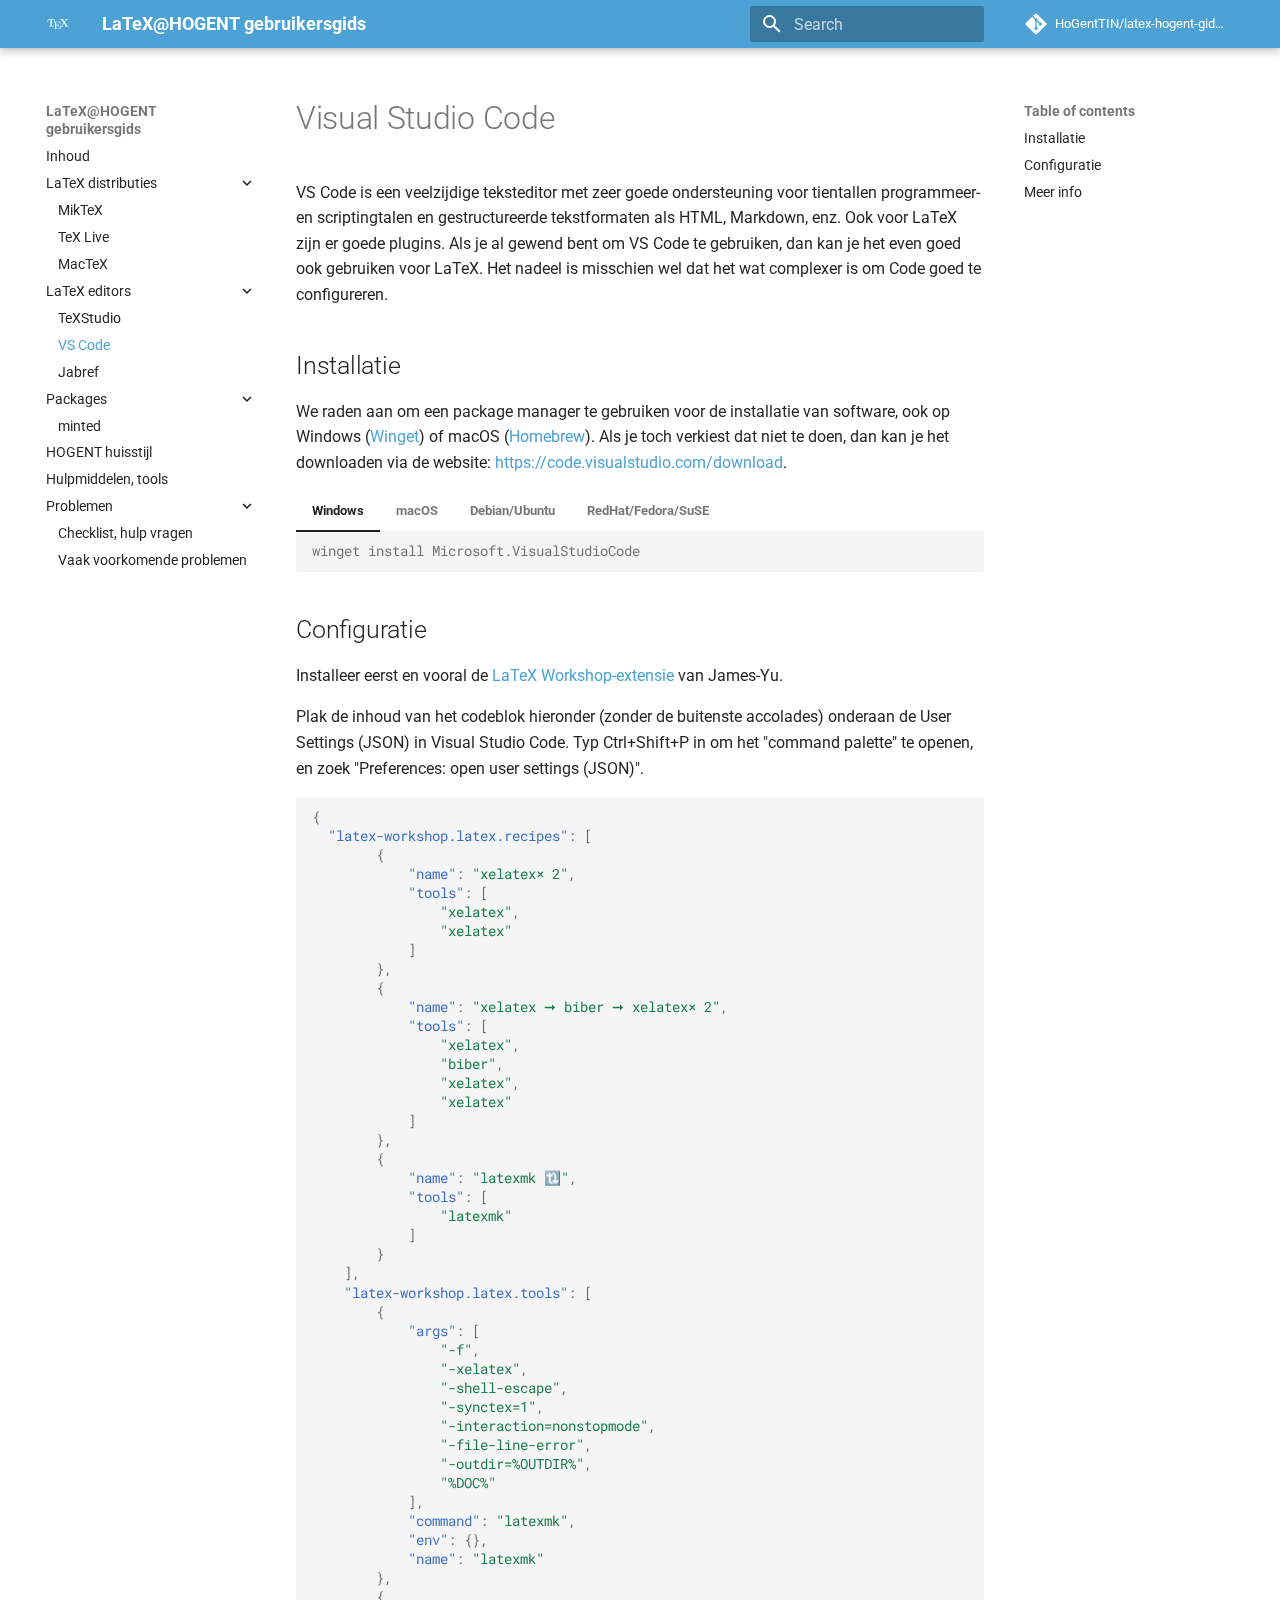
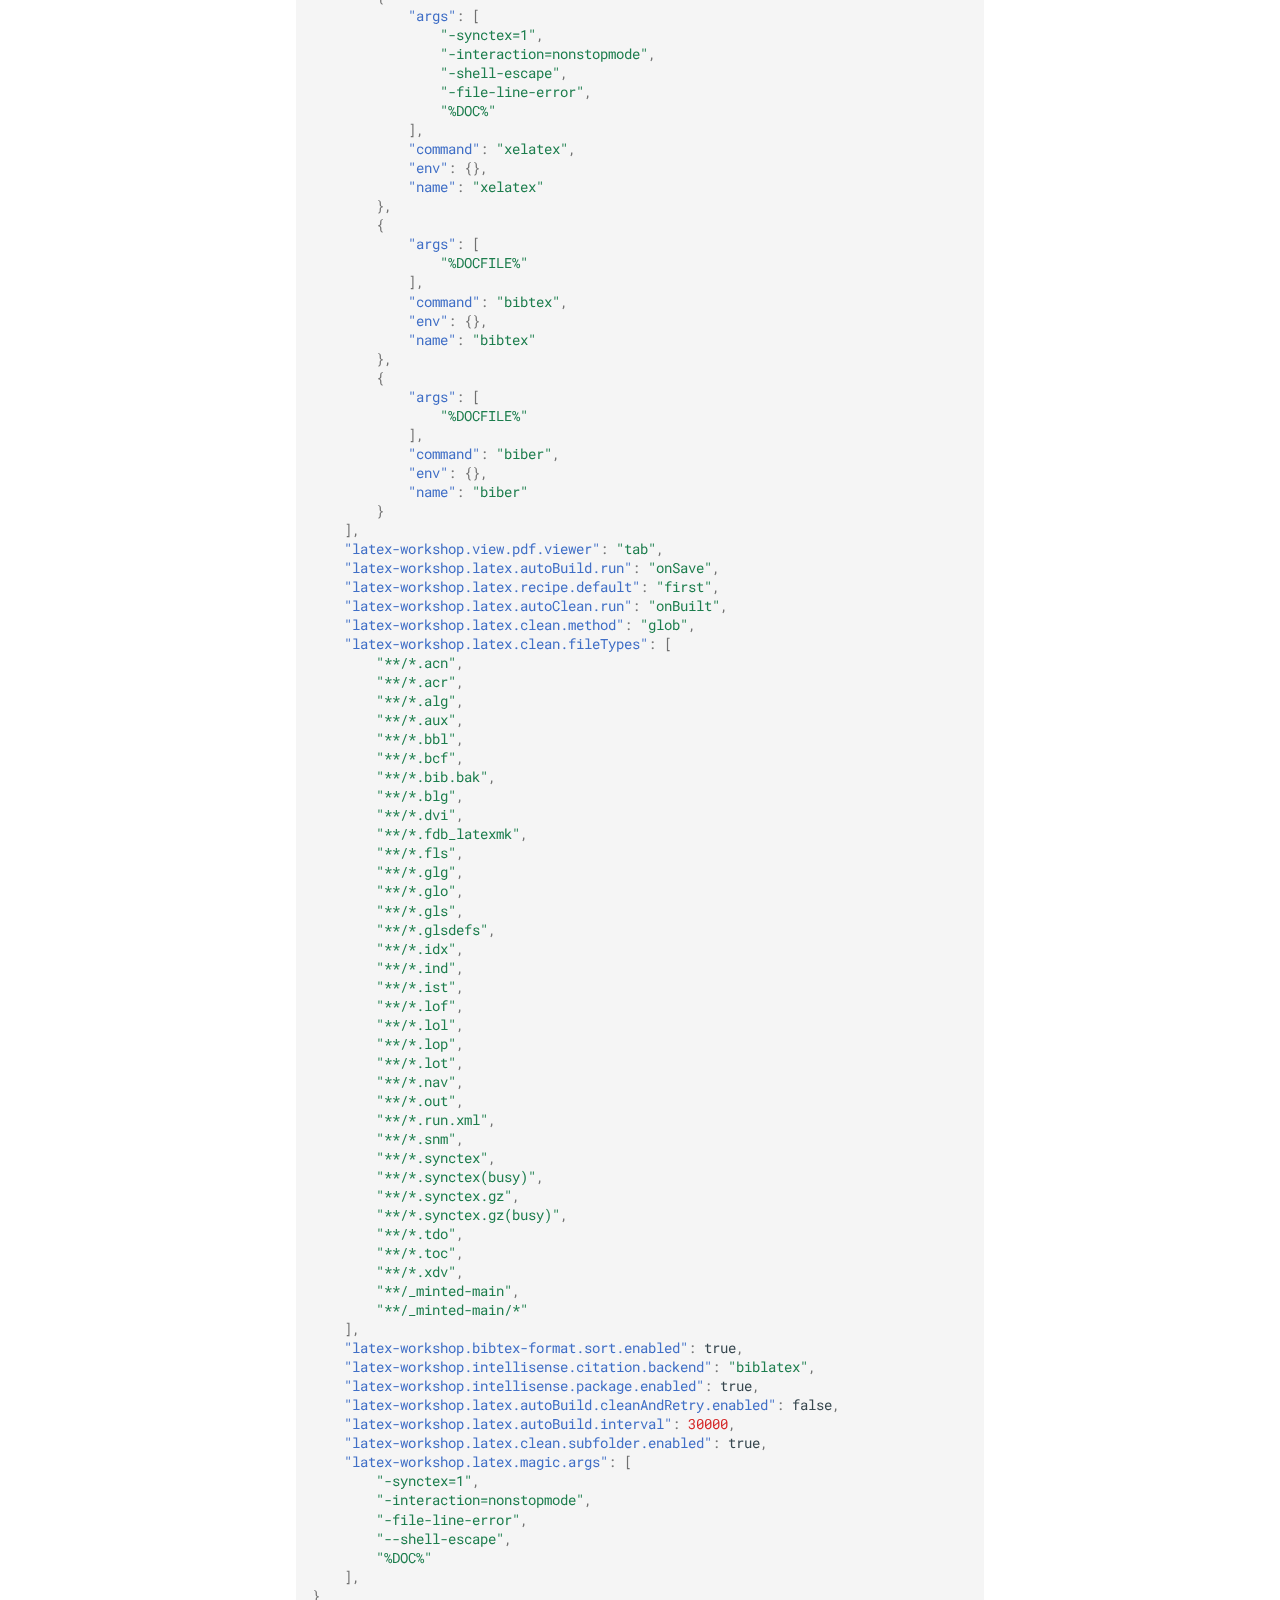
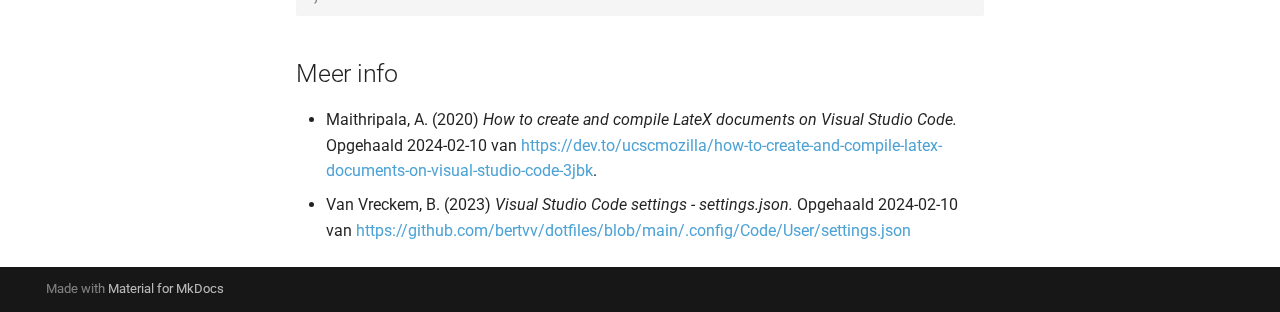
<file: installatie-vscode/index.html>
<!doctype html>
<html lang="en" class="no-js">
  <head>
    
      <meta charset="utf-8">
      <meta name="viewport" content="width=device-width,initial-scale=1">
      
      
      
        <link rel="canonical" href="https://hogenttin.github.io/latex-hogent-gids/installatie-vscode/">
      
      
        <link rel="prev" href="../installatie-texstudio/">
      
      
        <link rel="next" href="../installatie-jabref/">
      
      
      <link rel="icon" href="../images/tex-icon.png">
      <meta name="generator" content="mkdocs-1.6.1, mkdocs-material-9.6.9">
    
    
      
        <title>VS Code - LaTeX@HOGENT gebruikersgids</title>
      
    
    
      <link rel="stylesheet" href="../assets/stylesheets/main.4af4bdda.min.css">
      
      


    
    
      
    
    
      
        
        
        <link rel="preconnect" href="https://fonts.gstatic.com" crossorigin>
        <link rel="stylesheet" href="https://fonts.googleapis.com/css?family=Roboto:300,300i,400,400i,700,700i%7CRoboto+Mono:400,400i,700,700i&display=fallback">
        <style>:root{--md-text-font:"Roboto";--md-code-font:"Roboto Mono"}</style>
      
    
    
      <link rel="stylesheet" href="../stylesheets/extra.css">
    
    <script>__md_scope=new URL("..",location),__md_hash=e=>[...e].reduce(((e,_)=>(e<<5)-e+_.charCodeAt(0)),0),__md_get=(e,_=localStorage,t=__md_scope)=>JSON.parse(_.getItem(t.pathname+"."+e)),__md_set=(e,_,t=localStorage,a=__md_scope)=>{try{t.setItem(a.pathname+"."+e,JSON.stringify(_))}catch(e){}}</script>
    
      

    
    
    
  </head>
  
  
    <body dir="ltr">
  
    
    <input class="md-toggle" data-md-toggle="drawer" type="checkbox" id="__drawer" autocomplete="off">
    <input class="md-toggle" data-md-toggle="search" type="checkbox" id="__search" autocomplete="off">
    <label class="md-overlay" for="__drawer"></label>
    <div data-md-component="skip">
      
        
        <a href="#visual-studio-code" class="md-skip">
          Skip to content
        </a>
      
    </div>
    <div data-md-component="announce">
      
    </div>
    
    
      

  

<header class="md-header md-header--shadow" data-md-component="header">
  <nav class="md-header__inner md-grid" aria-label="Header">
    <a href=".." title="LaTeX@HOGENT gebruikersgids" class="md-header__button md-logo" aria-label="LaTeX@HOGENT gebruikersgids" data-md-component="logo">
      
  <img src="../images/tex-icon-white.png" alt="logo">

    </a>
    <label class="md-header__button md-icon" for="__drawer">
      
      <svg xmlns="http://www.w3.org/2000/svg" viewBox="0 0 24 24"><path d="M3 6h18v2H3zm0 5h18v2H3zm0 5h18v2H3z"/></svg>
    </label>
    <div class="md-header__title" data-md-component="header-title">
      <div class="md-header__ellipsis">
        <div class="md-header__topic">
          <span class="md-ellipsis">
            LaTeX@HOGENT gebruikersgids
          </span>
        </div>
        <div class="md-header__topic" data-md-component="header-topic">
          <span class="md-ellipsis">
            
              VS Code
            
          </span>
        </div>
      </div>
    </div>
    
    
      <script>var palette=__md_get("__palette");if(palette&&palette.color){if("(prefers-color-scheme)"===palette.color.media){var media=matchMedia("(prefers-color-scheme: light)"),input=document.querySelector(media.matches?"[data-md-color-media='(prefers-color-scheme: light)']":"[data-md-color-media='(prefers-color-scheme: dark)']");palette.color.media=input.getAttribute("data-md-color-media"),palette.color.scheme=input.getAttribute("data-md-color-scheme"),palette.color.primary=input.getAttribute("data-md-color-primary"),palette.color.accent=input.getAttribute("data-md-color-accent")}for(var[key,value]of Object.entries(palette.color))document.body.setAttribute("data-md-color-"+key,value)}</script>
    
    
    
      <label class="md-header__button md-icon" for="__search">
        
        <svg xmlns="http://www.w3.org/2000/svg" viewBox="0 0 24 24"><path d="M9.5 3A6.5 6.5 0 0 1 16 9.5c0 1.61-.59 3.09-1.56 4.23l.27.27h.79l5 5-1.5 1.5-5-5v-.79l-.27-.27A6.52 6.52 0 0 1 9.5 16 6.5 6.5 0 0 1 3 9.5 6.5 6.5 0 0 1 9.5 3m0 2C7 5 5 7 5 9.5S7 14 9.5 14 14 12 14 9.5 12 5 9.5 5"/></svg>
      </label>
      <div class="md-search" data-md-component="search" role="dialog">
  <label class="md-search__overlay" for="__search"></label>
  <div class="md-search__inner" role="search">
    <form class="md-search__form" name="search">
      <input type="text" class="md-search__input" name="query" aria-label="Search" placeholder="Search" autocapitalize="off" autocorrect="off" autocomplete="off" spellcheck="false" data-md-component="search-query" required>
      <label class="md-search__icon md-icon" for="__search">
        
        <svg xmlns="http://www.w3.org/2000/svg" viewBox="0 0 24 24"><path d="M9.5 3A6.5 6.5 0 0 1 16 9.5c0 1.61-.59 3.09-1.56 4.23l.27.27h.79l5 5-1.5 1.5-5-5v-.79l-.27-.27A6.52 6.52 0 0 1 9.5 16 6.5 6.5 0 0 1 3 9.5 6.5 6.5 0 0 1 9.5 3m0 2C7 5 5 7 5 9.5S7 14 9.5 14 14 12 14 9.5 12 5 9.5 5"/></svg>
        
        <svg xmlns="http://www.w3.org/2000/svg" viewBox="0 0 24 24"><path d="M20 11v2H8l5.5 5.5-1.42 1.42L4.16 12l7.92-7.92L13.5 5.5 8 11z"/></svg>
      </label>
      <nav class="md-search__options" aria-label="Search">
        
        <button type="reset" class="md-search__icon md-icon" title="Clear" aria-label="Clear" tabindex="-1">
          
          <svg xmlns="http://www.w3.org/2000/svg" viewBox="0 0 24 24"><path d="M19 6.41 17.59 5 12 10.59 6.41 5 5 6.41 10.59 12 5 17.59 6.41 19 12 13.41 17.59 19 19 17.59 13.41 12z"/></svg>
        </button>
      </nav>
      
    </form>
    <div class="md-search__output">
      <div class="md-search__scrollwrap" tabindex="0" data-md-scrollfix>
        <div class="md-search-result" data-md-component="search-result">
          <div class="md-search-result__meta">
            Initializing search
          </div>
          <ol class="md-search-result__list" role="presentation"></ol>
        </div>
      </div>
    </div>
  </div>
</div>
    
    
      <div class="md-header__source">
        <a href="https://github.com/HoGentTIN/latex-hogent-gids/" title="Go to repository" class="md-source" data-md-component="source">
  <div class="md-source__icon md-icon">
    
    <svg xmlns="http://www.w3.org/2000/svg" viewBox="0 0 448 512"><!--! Font Awesome Free 6.7.2 by @fontawesome - https://fontawesome.com License - https://fontawesome.com/license/free (Icons: CC BY 4.0, Fonts: SIL OFL 1.1, Code: MIT License) Copyright 2024 Fonticons, Inc.--><path d="M439.55 236.05 244 40.45a28.87 28.87 0 0 0-40.81 0l-40.66 40.63 51.52 51.52c27.06-9.14 52.68 16.77 43.39 43.68l49.66 49.66c34.23-11.8 61.18 31 35.47 56.69-26.49 26.49-70.21-2.87-56-37.34L240.22 199v121.85c25.3 12.54 22.26 41.85 9.08 55a34.34 34.34 0 0 1-48.55 0c-17.57-17.6-11.07-46.91 11.25-56v-123c-20.8-8.51-24.6-30.74-18.64-45L142.57 101 8.45 235.14a28.86 28.86 0 0 0 0 40.81l195.61 195.6a28.86 28.86 0 0 0 40.8 0l194.69-194.69a28.86 28.86 0 0 0 0-40.81"/></svg>
  </div>
  <div class="md-source__repository">
    HoGentTIN/latex-hogent-gids/
  </div>
</a>
      </div>
    
  </nav>
  
</header>
    
    <div class="md-container" data-md-component="container">
      
      
        
          
        
      
      <main class="md-main" data-md-component="main">
        <div class="md-main__inner md-grid">
          
            
              
              <div class="md-sidebar md-sidebar--primary" data-md-component="sidebar" data-md-type="navigation" >
                <div class="md-sidebar__scrollwrap">
                  <div class="md-sidebar__inner">
                    



<nav class="md-nav md-nav--primary" aria-label="Navigation" data-md-level="0">
  <label class="md-nav__title" for="__drawer">
    <a href=".." title="LaTeX@HOGENT gebruikersgids" class="md-nav__button md-logo" aria-label="LaTeX@HOGENT gebruikersgids" data-md-component="logo">
      
  <img src="../images/tex-icon-white.png" alt="logo">

    </a>
    LaTeX@HOGENT gebruikersgids
  </label>
  
    <div class="md-nav__source">
      <a href="https://github.com/HoGentTIN/latex-hogent-gids/" title="Go to repository" class="md-source" data-md-component="source">
  <div class="md-source__icon md-icon">
    
    <svg xmlns="http://www.w3.org/2000/svg" viewBox="0 0 448 512"><!--! Font Awesome Free 6.7.2 by @fontawesome - https://fontawesome.com License - https://fontawesome.com/license/free (Icons: CC BY 4.0, Fonts: SIL OFL 1.1, Code: MIT License) Copyright 2024 Fonticons, Inc.--><path d="M439.55 236.05 244 40.45a28.87 28.87 0 0 0-40.81 0l-40.66 40.63 51.52 51.52c27.06-9.14 52.68 16.77 43.39 43.68l49.66 49.66c34.23-11.8 61.18 31 35.47 56.69-26.49 26.49-70.21-2.87-56-37.34L240.22 199v121.85c25.3 12.54 22.26 41.85 9.08 55a34.34 34.34 0 0 1-48.55 0c-17.57-17.6-11.07-46.91 11.25-56v-123c-20.8-8.51-24.6-30.74-18.64-45L142.57 101 8.45 235.14a28.86 28.86 0 0 0 0 40.81l195.61 195.6a28.86 28.86 0 0 0 40.8 0l194.69-194.69a28.86 28.86 0 0 0 0-40.81"/></svg>
  </div>
  <div class="md-source__repository">
    HoGentTIN/latex-hogent-gids/
  </div>
</a>
    </div>
  
  <ul class="md-nav__list" data-md-scrollfix>
    
      
      
  
  
  
  
    <li class="md-nav__item">
      <a href=".." class="md-nav__link">
        
  
  <span class="md-ellipsis">
    Inhoud
    
  </span>
  

      </a>
    </li>
  

    
      
      
  
  
  
  
    
    
    
    
    <li class="md-nav__item md-nav__item--nested">
      
        
        
          
        
        <input class="md-nav__toggle md-toggle md-toggle--indeterminate" type="checkbox" id="__nav_2" >
        
          
          <label class="md-nav__link" for="__nav_2" id="__nav_2_label" tabindex="0">
            
  
  <span class="md-ellipsis">
    LaTeX distributies
    
  </span>
  

            <span class="md-nav__icon md-icon"></span>
          </label>
        
        <nav class="md-nav" data-md-level="1" aria-labelledby="__nav_2_label" aria-expanded="false">
          <label class="md-nav__title" for="__nav_2">
            <span class="md-nav__icon md-icon"></span>
            LaTeX distributies
          </label>
          <ul class="md-nav__list" data-md-scrollfix>
            
              
                
  
  
  
  
    <li class="md-nav__item">
      <a href="../installatie-miktex/" class="md-nav__link">
        
  
  <span class="md-ellipsis">
    MikTeX
    
  </span>
  

      </a>
    </li>
  

              
            
              
                
  
  
  
  
    <li class="md-nav__item">
      <a href="../installatie-texlive/" class="md-nav__link">
        
  
  <span class="md-ellipsis">
    TeX Live
    
  </span>
  

      </a>
    </li>
  

              
            
              
                
  
  
  
  
    <li class="md-nav__item">
      <a href="../installatie-mactex/" class="md-nav__link">
        
  
  <span class="md-ellipsis">
    MacTeX
    
  </span>
  

      </a>
    </li>
  

              
            
          </ul>
        </nav>
      
    </li>
  

    
      
      
  
  
    
  
  
  
    
    
    
    
    <li class="md-nav__item md-nav__item--active md-nav__item--nested">
      
        
        
        <input class="md-nav__toggle md-toggle " type="checkbox" id="__nav_3" checked>
        
          
          <label class="md-nav__link" for="__nav_3" id="__nav_3_label" tabindex="0">
            
  
  <span class="md-ellipsis">
    LaTeX editors
    
  </span>
  

            <span class="md-nav__icon md-icon"></span>
          </label>
        
        <nav class="md-nav" data-md-level="1" aria-labelledby="__nav_3_label" aria-expanded="true">
          <label class="md-nav__title" for="__nav_3">
            <span class="md-nav__icon md-icon"></span>
            LaTeX editors
          </label>
          <ul class="md-nav__list" data-md-scrollfix>
            
              
                
  
  
  
  
    <li class="md-nav__item">
      <a href="../installatie-texstudio/" class="md-nav__link">
        
  
  <span class="md-ellipsis">
    TeXStudio
    
  </span>
  

      </a>
    </li>
  

              
            
              
                
  
  
    
  
  
  
    <li class="md-nav__item md-nav__item--active">
      
      <input class="md-nav__toggle md-toggle" type="checkbox" id="__toc">
      
      
        
      
      
        <label class="md-nav__link md-nav__link--active" for="__toc">
          
  
  <span class="md-ellipsis">
    VS Code
    
  </span>
  

          <span class="md-nav__icon md-icon"></span>
        </label>
      
      <a href="./" class="md-nav__link md-nav__link--active">
        
  
  <span class="md-ellipsis">
    VS Code
    
  </span>
  

      </a>
      
        

<nav class="md-nav md-nav--secondary" aria-label="Table of contents">
  
  
  
    
  
  
    <label class="md-nav__title" for="__toc">
      <span class="md-nav__icon md-icon"></span>
      Table of contents
    </label>
    <ul class="md-nav__list" data-md-component="toc" data-md-scrollfix>
      
        <li class="md-nav__item">
  <a href="#installatie" class="md-nav__link">
    <span class="md-ellipsis">
      Installatie
    </span>
  </a>
  
</li>
      
        <li class="md-nav__item">
  <a href="#configuratie" class="md-nav__link">
    <span class="md-ellipsis">
      Configuratie
    </span>
  </a>
  
</li>
      
        <li class="md-nav__item">
  <a href="#meer-info" class="md-nav__link">
    <span class="md-ellipsis">
      Meer info
    </span>
  </a>
  
</li>
      
    </ul>
  
</nav>
      
    </li>
  

              
            
              
                
  
  
  
  
    <li class="md-nav__item">
      <a href="../installatie-jabref/" class="md-nav__link">
        
  
  <span class="md-ellipsis">
    Jabref
    
  </span>
  

      </a>
    </li>
  

              
            
          </ul>
        </nav>
      
    </li>
  

    
      
      
  
  
  
  
    
    
    
    
    <li class="md-nav__item md-nav__item--nested">
      
        
        
          
        
        <input class="md-nav__toggle md-toggle md-toggle--indeterminate" type="checkbox" id="__nav_4" >
        
          
          <label class="md-nav__link" for="__nav_4" id="__nav_4_label" tabindex="0">
            
  
  <span class="md-ellipsis">
    Packages
    
  </span>
  

            <span class="md-nav__icon md-icon"></span>
          </label>
        
        <nav class="md-nav" data-md-level="1" aria-labelledby="__nav_4_label" aria-expanded="false">
          <label class="md-nav__title" for="__nav_4">
            <span class="md-nav__icon md-icon"></span>
            Packages
          </label>
          <ul class="md-nav__list" data-md-scrollfix>
            
              
                
  
  
  
  
    <li class="md-nav__item">
      <a href="../installatie-minted/" class="md-nav__link">
        
  
  <span class="md-ellipsis">
    minted
    
  </span>
  

      </a>
    </li>
  

              
            
          </ul>
        </nav>
      
    </li>
  

    
      
      
  
  
  
  
    <li class="md-nav__item">
      <a href="../hogent-huisstijl/" class="md-nav__link">
        
  
  <span class="md-ellipsis">
    HOGENT huisstijl
    
  </span>
  

      </a>
    </li>
  

    
      
      
  
  
  
  
    <li class="md-nav__item">
      <a href="../hulpmiddelen/" class="md-nav__link">
        
  
  <span class="md-ellipsis">
    Hulpmiddelen, tools
    
  </span>
  

      </a>
    </li>
  

    
      
      
  
  
  
  
    
    
    
    
    <li class="md-nav__item md-nav__item--nested">
      
        
        
          
        
        <input class="md-nav__toggle md-toggle md-toggle--indeterminate" type="checkbox" id="__nav_7" >
        
          
          <label class="md-nav__link" for="__nav_7" id="__nav_7_label" tabindex="0">
            
  
  <span class="md-ellipsis">
    Problemen
    
  </span>
  

            <span class="md-nav__icon md-icon"></span>
          </label>
        
        <nav class="md-nav" data-md-level="1" aria-labelledby="__nav_7_label" aria-expanded="false">
          <label class="md-nav__title" for="__nav_7">
            <span class="md-nav__icon md-icon"></span>
            Problemen
          </label>
          <ul class="md-nav__list" data-md-scrollfix>
            
              
                
  
  
  
  
    <li class="md-nav__item">
      <a href="../problemen-checklist/" class="md-nav__link">
        
  
  <span class="md-ellipsis">
    Checklist, hulp vragen
    
  </span>
  

      </a>
    </li>
  

              
            
              
                
  
  
  
  
    <li class="md-nav__item">
      <a href="../problemen/" class="md-nav__link">
        
  
  <span class="md-ellipsis">
    Vaak voorkomende problemen
    
  </span>
  

      </a>
    </li>
  

              
            
          </ul>
        </nav>
      
    </li>
  

    
  </ul>
</nav>
                  </div>
                </div>
              </div>
            
            
              
              <div class="md-sidebar md-sidebar--secondary" data-md-component="sidebar" data-md-type="toc" >
                <div class="md-sidebar__scrollwrap">
                  <div class="md-sidebar__inner">
                    

<nav class="md-nav md-nav--secondary" aria-label="Table of contents">
  
  
  
    
  
  
    <label class="md-nav__title" for="__toc">
      <span class="md-nav__icon md-icon"></span>
      Table of contents
    </label>
    <ul class="md-nav__list" data-md-component="toc" data-md-scrollfix>
      
        <li class="md-nav__item">
  <a href="#installatie" class="md-nav__link">
    <span class="md-ellipsis">
      Installatie
    </span>
  </a>
  
</li>
      
        <li class="md-nav__item">
  <a href="#configuratie" class="md-nav__link">
    <span class="md-ellipsis">
      Configuratie
    </span>
  </a>
  
</li>
      
        <li class="md-nav__item">
  <a href="#meer-info" class="md-nav__link">
    <span class="md-ellipsis">
      Meer info
    </span>
  </a>
  
</li>
      
    </ul>
  
</nav>
                  </div>
                </div>
              </div>
            
          
          
            <div class="md-content" data-md-component="content">
              <article class="md-content__inner md-typeset">
                
                  


  
  


<h1 id="visual-studio-code">Visual Studio Code</h1>
<p>VS Code is een veelzijdige teksteditor met zeer goede ondersteuning voor tientallen programmeer- en scriptingtalen en gestructureerde tekstformaten als HTML, Markdown, enz. Ook voor LaTeX zijn er goede plugins. Als je al gewend bent om VS Code te gebruiken, dan kan je het even goed ook gebruiken voor LaTeX. Het nadeel is misschien wel dat het wat complexer is om Code goed te configureren.</p>
<h2 id="installatie">Installatie</h2>
<p>We raden aan om een package manager te gebruiken voor de installatie van software, ook op Windows (<a href="https://learn.microsoft.com/en-us/windows/package-manager/winget/">Winget</a>) of macOS (<a href="https://brew.sh/">Homebrew</a>). Als je toch verkiest dat niet te doen, dan kan je het downloaden via de website: <a href="https://code.visualstudio.com/download">https://code.visualstudio.com/download</a>.</p>
<div class="tabbed-set tabbed-alternate" data-tabs="1:4"><input checked="checked" id="__tabbed_1_1" name="__tabbed_1" type="radio" /><input id="__tabbed_1_2" name="__tabbed_1" type="radio" /><input id="__tabbed_1_3" name="__tabbed_1" type="radio" /><input id="__tabbed_1_4" name="__tabbed_1" type="radio" /><div class="tabbed-labels"><label for="__tabbed_1_1">Windows</label><label for="__tabbed_1_2">macOS</label><label for="__tabbed_1_3">Debian/Ubuntu</label><label for="__tabbed_1_4">RedHat/Fedora/SuSE</label></div>
<div class="tabbed-content">
<div class="tabbed-block">
<div class="highlight"><pre><span></span><code><span class="go">winget install Microsoft.VisualStudioCode</span>
</code></pre></div>
</div>
<div class="tabbed-block">
<div class="highlight"><pre><span></span><code><span class="go">brew install --cask visual-studio-code</span>
</code></pre></div>
</div>
<div class="tabbed-block">
<p>Ga naar <a href="https://code.visualstudio.com/download">https://code.visualstudio.com/download</a> en download de .deb-versie. Open een terminal in de directory met de .deb en voer het volgende commando uit:</p>
<div class="highlight"><pre><span></span><code><span class="go">sudo apt install ./code_*.deb</span>
</code></pre></div>
</div>
<div class="tabbed-block">
<p>Ga naar <a href="https://code.visualstudio.com/download">https://code.visualstudio.com/download</a> en download de .rpm-versie. Open een terminal in de directory met de .deb en voer het volgende commando uit:</p>
<div class="highlight"><pre><span></span><code><span class="go">sudo dnf install ./code-*.rpm</span>
</code></pre></div>
</div>
</div>
</div>
<h2 id="configuratie">Configuratie</h2>
<p>Installeer eerst en vooral de <a href="https://marketplace.visualstudio.com/items?itemName=James-Yu.latex-workshop">LaTeX Workshop-extensie</a> van James-Yu.</p>
<p>Plak de inhoud van het codeblok hieronder (zonder de buitenste accolades) onderaan de User Settings (JSON) in Visual Studio Code. Typ Ctrl+Shift+P in om het "command palette" te openen, en zoek "Preferences: open user settings (JSON)".</p>
<div class="highlight"><pre><span></span><code><span class="p">{</span>
<span class="w">  </span><span class="nt">&quot;latex-workshop.latex.recipes&quot;</span><span class="p">:</span><span class="w"> </span><span class="p">[</span>
<span class="w">        </span><span class="p">{</span>
<span class="w">            </span><span class="nt">&quot;name&quot;</span><span class="p">:</span><span class="w"> </span><span class="s2">&quot;xelatex× 2&quot;</span><span class="p">,</span>
<span class="w">            </span><span class="nt">&quot;tools&quot;</span><span class="p">:</span><span class="w"> </span><span class="p">[</span>
<span class="w">                </span><span class="s2">&quot;xelatex&quot;</span><span class="p">,</span>
<span class="w">                </span><span class="s2">&quot;xelatex&quot;</span>
<span class="w">            </span><span class="p">]</span>
<span class="w">        </span><span class="p">},</span>
<span class="w">        </span><span class="p">{</span>
<span class="w">            </span><span class="nt">&quot;name&quot;</span><span class="p">:</span><span class="w"> </span><span class="s2">&quot;xelatex ➞ biber ➞ xelatex× 2&quot;</span><span class="p">,</span>
<span class="w">            </span><span class="nt">&quot;tools&quot;</span><span class="p">:</span><span class="w"> </span><span class="p">[</span>
<span class="w">                </span><span class="s2">&quot;xelatex&quot;</span><span class="p">,</span>
<span class="w">                </span><span class="s2">&quot;biber&quot;</span><span class="p">,</span>
<span class="w">                </span><span class="s2">&quot;xelatex&quot;</span><span class="p">,</span>
<span class="w">                </span><span class="s2">&quot;xelatex&quot;</span>
<span class="w">            </span><span class="p">]</span>
<span class="w">        </span><span class="p">},</span>
<span class="w">        </span><span class="p">{</span>
<span class="w">            </span><span class="nt">&quot;name&quot;</span><span class="p">:</span><span class="w"> </span><span class="s2">&quot;latexmk 🔃&quot;</span><span class="p">,</span>
<span class="w">            </span><span class="nt">&quot;tools&quot;</span><span class="p">:</span><span class="w"> </span><span class="p">[</span>
<span class="w">                </span><span class="s2">&quot;latexmk&quot;</span>
<span class="w">            </span><span class="p">]</span>
<span class="w">        </span><span class="p">}</span>
<span class="w">    </span><span class="p">],</span>
<span class="w">    </span><span class="nt">&quot;latex-workshop.latex.tools&quot;</span><span class="p">:</span><span class="w"> </span><span class="p">[</span>
<span class="w">        </span><span class="p">{</span>
<span class="w">            </span><span class="nt">&quot;args&quot;</span><span class="p">:</span><span class="w"> </span><span class="p">[</span>
<span class="w">                </span><span class="s2">&quot;-f&quot;</span><span class="p">,</span>
<span class="w">                </span><span class="s2">&quot;-xelatex&quot;</span><span class="p">,</span>
<span class="w">                </span><span class="s2">&quot;-shell-escape&quot;</span><span class="p">,</span>
<span class="w">                </span><span class="s2">&quot;-synctex=1&quot;</span><span class="p">,</span>
<span class="w">                </span><span class="s2">&quot;-interaction=nonstopmode&quot;</span><span class="p">,</span>
<span class="w">                </span><span class="s2">&quot;-file-line-error&quot;</span><span class="p">,</span>
<span class="w">                </span><span class="s2">&quot;-outdir=%OUTDIR%&quot;</span><span class="p">,</span>
<span class="w">                </span><span class="s2">&quot;%DOC%&quot;</span>
<span class="w">            </span><span class="p">],</span>
<span class="w">            </span><span class="nt">&quot;command&quot;</span><span class="p">:</span><span class="w"> </span><span class="s2">&quot;latexmk&quot;</span><span class="p">,</span>
<span class="w">            </span><span class="nt">&quot;env&quot;</span><span class="p">:</span><span class="w"> </span><span class="p">{},</span>
<span class="w">            </span><span class="nt">&quot;name&quot;</span><span class="p">:</span><span class="w"> </span><span class="s2">&quot;latexmk&quot;</span>
<span class="w">        </span><span class="p">},</span>
<span class="w">        </span><span class="p">{</span>
<span class="w">            </span><span class="nt">&quot;args&quot;</span><span class="p">:</span><span class="w"> </span><span class="p">[</span>
<span class="w">                </span><span class="s2">&quot;-synctex=1&quot;</span><span class="p">,</span>
<span class="w">                </span><span class="s2">&quot;-interaction=nonstopmode&quot;</span><span class="p">,</span>
<span class="w">                </span><span class="s2">&quot;-shell-escape&quot;</span><span class="p">,</span>
<span class="w">                </span><span class="s2">&quot;-file-line-error&quot;</span><span class="p">,</span>
<span class="w">                </span><span class="s2">&quot;%DOC%&quot;</span>
<span class="w">            </span><span class="p">],</span>
<span class="w">            </span><span class="nt">&quot;command&quot;</span><span class="p">:</span><span class="w"> </span><span class="s2">&quot;xelatex&quot;</span><span class="p">,</span>
<span class="w">            </span><span class="nt">&quot;env&quot;</span><span class="p">:</span><span class="w"> </span><span class="p">{},</span>
<span class="w">            </span><span class="nt">&quot;name&quot;</span><span class="p">:</span><span class="w"> </span><span class="s2">&quot;xelatex&quot;</span>
<span class="w">        </span><span class="p">},</span>
<span class="w">        </span><span class="p">{</span>
<span class="w">            </span><span class="nt">&quot;args&quot;</span><span class="p">:</span><span class="w"> </span><span class="p">[</span>
<span class="w">                </span><span class="s2">&quot;%DOCFILE%&quot;</span>
<span class="w">            </span><span class="p">],</span>
<span class="w">            </span><span class="nt">&quot;command&quot;</span><span class="p">:</span><span class="w"> </span><span class="s2">&quot;bibtex&quot;</span><span class="p">,</span>
<span class="w">            </span><span class="nt">&quot;env&quot;</span><span class="p">:</span><span class="w"> </span><span class="p">{},</span>
<span class="w">            </span><span class="nt">&quot;name&quot;</span><span class="p">:</span><span class="w"> </span><span class="s2">&quot;bibtex&quot;</span>
<span class="w">        </span><span class="p">},</span>
<span class="w">        </span><span class="p">{</span>
<span class="w">            </span><span class="nt">&quot;args&quot;</span><span class="p">:</span><span class="w"> </span><span class="p">[</span>
<span class="w">                </span><span class="s2">&quot;%DOCFILE%&quot;</span>
<span class="w">            </span><span class="p">],</span>
<span class="w">            </span><span class="nt">&quot;command&quot;</span><span class="p">:</span><span class="w"> </span><span class="s2">&quot;biber&quot;</span><span class="p">,</span>
<span class="w">            </span><span class="nt">&quot;env&quot;</span><span class="p">:</span><span class="w"> </span><span class="p">{},</span>
<span class="w">            </span><span class="nt">&quot;name&quot;</span><span class="p">:</span><span class="w"> </span><span class="s2">&quot;biber&quot;</span>
<span class="w">        </span><span class="p">}</span>
<span class="w">    </span><span class="p">],</span>
<span class="w">    </span><span class="nt">&quot;latex-workshop.view.pdf.viewer&quot;</span><span class="p">:</span><span class="w"> </span><span class="s2">&quot;tab&quot;</span><span class="p">,</span>
<span class="w">    </span><span class="nt">&quot;latex-workshop.latex.autoBuild.run&quot;</span><span class="p">:</span><span class="w"> </span><span class="s2">&quot;onSave&quot;</span><span class="p">,</span>
<span class="w">    </span><span class="nt">&quot;latex-workshop.latex.recipe.default&quot;</span><span class="p">:</span><span class="w"> </span><span class="s2">&quot;first&quot;</span><span class="p">,</span>
<span class="w">    </span><span class="nt">&quot;latex-workshop.latex.autoClean.run&quot;</span><span class="p">:</span><span class="w"> </span><span class="s2">&quot;onBuilt&quot;</span><span class="p">,</span>
<span class="w">    </span><span class="nt">&quot;latex-workshop.latex.clean.method&quot;</span><span class="p">:</span><span class="w"> </span><span class="s2">&quot;glob&quot;</span><span class="p">,</span>
<span class="w">    </span><span class="nt">&quot;latex-workshop.latex.clean.fileTypes&quot;</span><span class="p">:</span><span class="w"> </span><span class="p">[</span>
<span class="w">        </span><span class="s2">&quot;**/*.acn&quot;</span><span class="p">,</span>
<span class="w">        </span><span class="s2">&quot;**/*.acr&quot;</span><span class="p">,</span>
<span class="w">        </span><span class="s2">&quot;**/*.alg&quot;</span><span class="p">,</span>
<span class="w">        </span><span class="s2">&quot;**/*.aux&quot;</span><span class="p">,</span>
<span class="w">        </span><span class="s2">&quot;**/*.bbl&quot;</span><span class="p">,</span>
<span class="w">        </span><span class="s2">&quot;**/*.bcf&quot;</span><span class="p">,</span>
<span class="w">        </span><span class="s2">&quot;**/*.bib.bak&quot;</span><span class="p">,</span>
<span class="w">        </span><span class="s2">&quot;**/*.blg&quot;</span><span class="p">,</span>
<span class="w">        </span><span class="s2">&quot;**/*.dvi&quot;</span><span class="p">,</span>
<span class="w">        </span><span class="s2">&quot;**/*.fdb_latexmk&quot;</span><span class="p">,</span>
<span class="w">        </span><span class="s2">&quot;**/*.fls&quot;</span><span class="p">,</span>
<span class="w">        </span><span class="s2">&quot;**/*.glg&quot;</span><span class="p">,</span>
<span class="w">        </span><span class="s2">&quot;**/*.glo&quot;</span><span class="p">,</span>
<span class="w">        </span><span class="s2">&quot;**/*.gls&quot;</span><span class="p">,</span>
<span class="w">        </span><span class="s2">&quot;**/*.glsdefs&quot;</span><span class="p">,</span>
<span class="w">        </span><span class="s2">&quot;**/*.idx&quot;</span><span class="p">,</span>
<span class="w">        </span><span class="s2">&quot;**/*.ind&quot;</span><span class="p">,</span>
<span class="w">        </span><span class="s2">&quot;**/*.ist&quot;</span><span class="p">,</span>
<span class="w">        </span><span class="s2">&quot;**/*.lof&quot;</span><span class="p">,</span>
<span class="w">        </span><span class="s2">&quot;**/*.lol&quot;</span><span class="p">,</span>
<span class="w">        </span><span class="s2">&quot;**/*.lop&quot;</span><span class="p">,</span>
<span class="w">        </span><span class="s2">&quot;**/*.lot&quot;</span><span class="p">,</span>
<span class="w">        </span><span class="s2">&quot;**/*.nav&quot;</span><span class="p">,</span>
<span class="w">        </span><span class="s2">&quot;**/*.out&quot;</span><span class="p">,</span>
<span class="w">        </span><span class="s2">&quot;**/*.run.xml&quot;</span><span class="p">,</span>
<span class="w">        </span><span class="s2">&quot;**/*.snm&quot;</span><span class="p">,</span>
<span class="w">        </span><span class="s2">&quot;**/*.synctex&quot;</span><span class="p">,</span>
<span class="w">        </span><span class="s2">&quot;**/*.synctex(busy)&quot;</span><span class="p">,</span>
<span class="w">        </span><span class="s2">&quot;**/*.synctex.gz&quot;</span><span class="p">,</span>
<span class="w">        </span><span class="s2">&quot;**/*.synctex.gz(busy)&quot;</span><span class="p">,</span>
<span class="w">        </span><span class="s2">&quot;**/*.tdo&quot;</span><span class="p">,</span>
<span class="w">        </span><span class="s2">&quot;**/*.toc&quot;</span><span class="p">,</span>
<span class="w">        </span><span class="s2">&quot;**/*.xdv&quot;</span><span class="p">,</span>
<span class="w">        </span><span class="s2">&quot;**/_minted-main&quot;</span><span class="p">,</span>
<span class="w">        </span><span class="s2">&quot;**/_minted-main/*&quot;</span>
<span class="w">    </span><span class="p">],</span>
<span class="w">    </span><span class="nt">&quot;latex-workshop.bibtex-format.sort.enabled&quot;</span><span class="p">:</span><span class="w"> </span><span class="kc">true</span><span class="p">,</span>
<span class="w">    </span><span class="nt">&quot;latex-workshop.intellisense.citation.backend&quot;</span><span class="p">:</span><span class="w"> </span><span class="s2">&quot;biblatex&quot;</span><span class="p">,</span>
<span class="w">    </span><span class="nt">&quot;latex-workshop.intellisense.package.enabled&quot;</span><span class="p">:</span><span class="w"> </span><span class="kc">true</span><span class="p">,</span>
<span class="w">    </span><span class="nt">&quot;latex-workshop.latex.autoBuild.cleanAndRetry.enabled&quot;</span><span class="p">:</span><span class="w"> </span><span class="kc">false</span><span class="p">,</span>
<span class="w">    </span><span class="nt">&quot;latex-workshop.latex.autoBuild.interval&quot;</span><span class="p">:</span><span class="w"> </span><span class="mi">30000</span><span class="p">,</span>
<span class="w">    </span><span class="nt">&quot;latex-workshop.latex.clean.subfolder.enabled&quot;</span><span class="p">:</span><span class="w"> </span><span class="kc">true</span><span class="p">,</span>
<span class="w">    </span><span class="nt">&quot;latex-workshop.latex.magic.args&quot;</span><span class="p">:</span><span class="w"> </span><span class="p">[</span>
<span class="w">        </span><span class="s2">&quot;-synctex=1&quot;</span><span class="p">,</span>
<span class="w">        </span><span class="s2">&quot;-interaction=nonstopmode&quot;</span><span class="p">,</span>
<span class="w">        </span><span class="s2">&quot;-file-line-error&quot;</span><span class="p">,</span>
<span class="w">        </span><span class="s2">&quot;--shell-escape&quot;</span><span class="p">,</span>
<span class="w">        </span><span class="s2">&quot;%DOC%&quot;</span>
<span class="w">    </span><span class="p">],</span>
<span class="p">}</span>
</code></pre></div>
<h2 id="meer-info">Meer info</h2>
<ul>
<li>Maithripala, A. (2020) <em>How to create and compile LateX documents on Visual Studio Code.</em> Opgehaald 2024-02-10 van <a href="https://dev.to/ucscmozilla/how-to-create-and-compile-latex-documents-on-visual-studio-code-3jbk">https://dev.to/ucscmozilla/how-to-create-and-compile-latex-documents-on-visual-studio-code-3jbk</a>.</li>
<li>Van Vreckem, B. (2023) <em>Visual Studio Code settings - settings.json.</em> Opgehaald 2024-02-10 van <a href="https://github.com/bertvv/dotfiles/blob/main/.config/Code/User/settings.json">https://github.com/bertvv/dotfiles/blob/main/.config/Code/User/settings.json</a></li>
</ul>












                
              </article>
            </div>
          
          
<script>var target=document.getElementById(location.hash.slice(1));target&&target.name&&(target.checked=target.name.startsWith("__tabbed_"))</script>
        </div>
        
      </main>
      
        <footer class="md-footer">
  
  <div class="md-footer-meta md-typeset">
    <div class="md-footer-meta__inner md-grid">
      <div class="md-copyright">
  
  
    Made with
    <a href="https://squidfunk.github.io/mkdocs-material/" target="_blank" rel="noopener">
      Material for MkDocs
    </a>
  
</div>
      
    </div>
  </div>
</footer>
      
    </div>
    <div class="md-dialog" data-md-component="dialog">
      <div class="md-dialog__inner md-typeset"></div>
    </div>
    
    
    <script id="__config" type="application/json">{"base": "..", "features": ["navigation.expand"], "search": "../assets/javascripts/workers/search.f8cc74c7.min.js", "translations": {"clipboard.copied": "Copied to clipboard", "clipboard.copy": "Copy to clipboard", "search.result.more.one": "1 more on this page", "search.result.more.other": "# more on this page", "search.result.none": "No matching documents", "search.result.one": "1 matching document", "search.result.other": "# matching documents", "search.result.placeholder": "Type to start searching", "search.result.term.missing": "Missing", "select.version": "Select version"}}</script>
    
    
      <script src="../assets/javascripts/bundle.c8b220af.min.js"></script>
      
    
  </body>
</html>
</file>
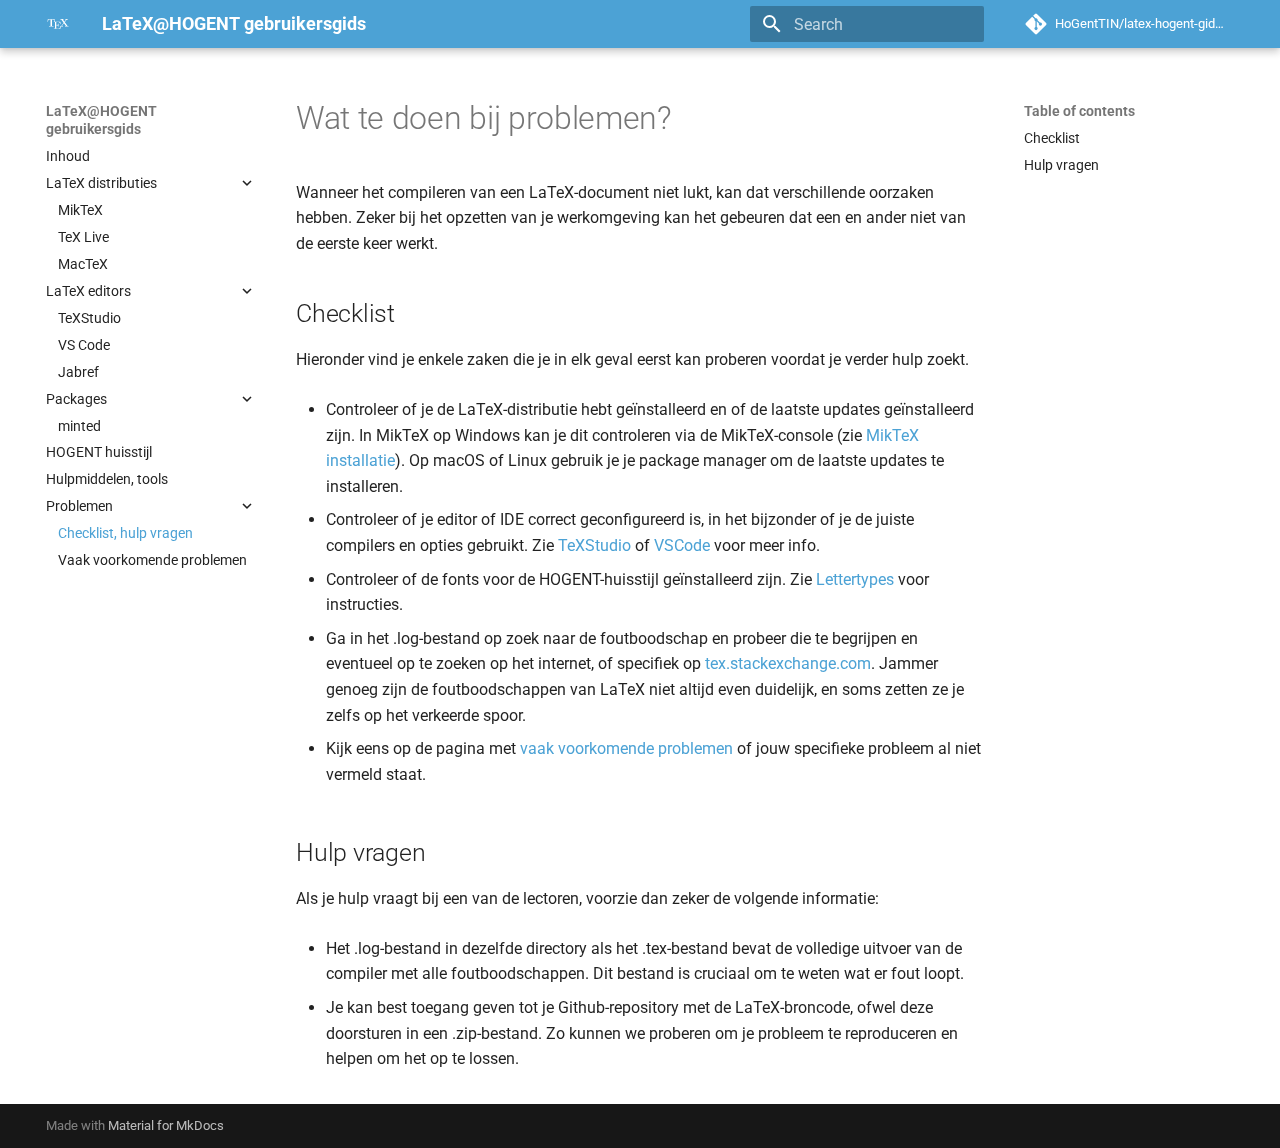
<file: problemen-checklist/index.html>
<!doctype html>
<html lang="en" class="no-js">
  <head>
    
      <meta charset="utf-8">
      <meta name="viewport" content="width=device-width,initial-scale=1">
      
      
      
        <link rel="canonical" href="https://hogenttin.github.io/latex-hogent-gids/problemen-checklist/">
      
      
        <link rel="prev" href="../hulpmiddelen/">
      
      
        <link rel="next" href="../problemen/">
      
      
      <link rel="icon" href="../images/tex-icon.png">
      <meta name="generator" content="mkdocs-1.6.1, mkdocs-material-9.6.9">
    
    
      
        <title>Checklist, hulp vragen - LaTeX@HOGENT gebruikersgids</title>
      
    
    
      <link rel="stylesheet" href="../assets/stylesheets/main.4af4bdda.min.css">
      
      


    
    
      
    
    
      
        
        
        <link rel="preconnect" href="https://fonts.gstatic.com" crossorigin>
        <link rel="stylesheet" href="https://fonts.googleapis.com/css?family=Roboto:300,300i,400,400i,700,700i%7CRoboto+Mono:400,400i,700,700i&display=fallback">
        <style>:root{--md-text-font:"Roboto";--md-code-font:"Roboto Mono"}</style>
      
    
    
      <link rel="stylesheet" href="../stylesheets/extra.css">
    
    <script>__md_scope=new URL("..",location),__md_hash=e=>[...e].reduce(((e,_)=>(e<<5)-e+_.charCodeAt(0)),0),__md_get=(e,_=localStorage,t=__md_scope)=>JSON.parse(_.getItem(t.pathname+"."+e)),__md_set=(e,_,t=localStorage,a=__md_scope)=>{try{t.setItem(a.pathname+"."+e,JSON.stringify(_))}catch(e){}}</script>
    
      

    
    
    
  </head>
  
  
    <body dir="ltr">
  
    
    <input class="md-toggle" data-md-toggle="drawer" type="checkbox" id="__drawer" autocomplete="off">
    <input class="md-toggle" data-md-toggle="search" type="checkbox" id="__search" autocomplete="off">
    <label class="md-overlay" for="__drawer"></label>
    <div data-md-component="skip">
      
        
        <a href="#wat-te-doen-bij-problemen" class="md-skip">
          Skip to content
        </a>
      
    </div>
    <div data-md-component="announce">
      
    </div>
    
    
      

  

<header class="md-header md-header--shadow" data-md-component="header">
  <nav class="md-header__inner md-grid" aria-label="Header">
    <a href=".." title="LaTeX@HOGENT gebruikersgids" class="md-header__button md-logo" aria-label="LaTeX@HOGENT gebruikersgids" data-md-component="logo">
      
  <img src="../images/tex-icon-white.png" alt="logo">

    </a>
    <label class="md-header__button md-icon" for="__drawer">
      
      <svg xmlns="http://www.w3.org/2000/svg" viewBox="0 0 24 24"><path d="M3 6h18v2H3zm0 5h18v2H3zm0 5h18v2H3z"/></svg>
    </label>
    <div class="md-header__title" data-md-component="header-title">
      <div class="md-header__ellipsis">
        <div class="md-header__topic">
          <span class="md-ellipsis">
            LaTeX@HOGENT gebruikersgids
          </span>
        </div>
        <div class="md-header__topic" data-md-component="header-topic">
          <span class="md-ellipsis">
            
              Checklist, hulp vragen
            
          </span>
        </div>
      </div>
    </div>
    
    
      <script>var palette=__md_get("__palette");if(palette&&palette.color){if("(prefers-color-scheme)"===palette.color.media){var media=matchMedia("(prefers-color-scheme: light)"),input=document.querySelector(media.matches?"[data-md-color-media='(prefers-color-scheme: light)']":"[data-md-color-media='(prefers-color-scheme: dark)']");palette.color.media=input.getAttribute("data-md-color-media"),palette.color.scheme=input.getAttribute("data-md-color-scheme"),palette.color.primary=input.getAttribute("data-md-color-primary"),palette.color.accent=input.getAttribute("data-md-color-accent")}for(var[key,value]of Object.entries(palette.color))document.body.setAttribute("data-md-color-"+key,value)}</script>
    
    
    
      <label class="md-header__button md-icon" for="__search">
        
        <svg xmlns="http://www.w3.org/2000/svg" viewBox="0 0 24 24"><path d="M9.5 3A6.5 6.5 0 0 1 16 9.5c0 1.61-.59 3.09-1.56 4.23l.27.27h.79l5 5-1.5 1.5-5-5v-.79l-.27-.27A6.52 6.52 0 0 1 9.5 16 6.5 6.5 0 0 1 3 9.5 6.5 6.5 0 0 1 9.5 3m0 2C7 5 5 7 5 9.5S7 14 9.5 14 14 12 14 9.5 12 5 9.5 5"/></svg>
      </label>
      <div class="md-search" data-md-component="search" role="dialog">
  <label class="md-search__overlay" for="__search"></label>
  <div class="md-search__inner" role="search">
    <form class="md-search__form" name="search">
      <input type="text" class="md-search__input" name="query" aria-label="Search" placeholder="Search" autocapitalize="off" autocorrect="off" autocomplete="off" spellcheck="false" data-md-component="search-query" required>
      <label class="md-search__icon md-icon" for="__search">
        
        <svg xmlns="http://www.w3.org/2000/svg" viewBox="0 0 24 24"><path d="M9.5 3A6.5 6.5 0 0 1 16 9.5c0 1.61-.59 3.09-1.56 4.23l.27.27h.79l5 5-1.5 1.5-5-5v-.79l-.27-.27A6.52 6.52 0 0 1 9.5 16 6.5 6.5 0 0 1 3 9.5 6.5 6.5 0 0 1 9.5 3m0 2C7 5 5 7 5 9.5S7 14 9.5 14 14 12 14 9.5 12 5 9.5 5"/></svg>
        
        <svg xmlns="http://www.w3.org/2000/svg" viewBox="0 0 24 24"><path d="M20 11v2H8l5.5 5.5-1.42 1.42L4.16 12l7.92-7.92L13.5 5.5 8 11z"/></svg>
      </label>
      <nav class="md-search__options" aria-label="Search">
        
        <button type="reset" class="md-search__icon md-icon" title="Clear" aria-label="Clear" tabindex="-1">
          
          <svg xmlns="http://www.w3.org/2000/svg" viewBox="0 0 24 24"><path d="M19 6.41 17.59 5 12 10.59 6.41 5 5 6.41 10.59 12 5 17.59 6.41 19 12 13.41 17.59 19 19 17.59 13.41 12z"/></svg>
        </button>
      </nav>
      
    </form>
    <div class="md-search__output">
      <div class="md-search__scrollwrap" tabindex="0" data-md-scrollfix>
        <div class="md-search-result" data-md-component="search-result">
          <div class="md-search-result__meta">
            Initializing search
          </div>
          <ol class="md-search-result__list" role="presentation"></ol>
        </div>
      </div>
    </div>
  </div>
</div>
    
    
      <div class="md-header__source">
        <a href="https://github.com/HoGentTIN/latex-hogent-gids/" title="Go to repository" class="md-source" data-md-component="source">
  <div class="md-source__icon md-icon">
    
    <svg xmlns="http://www.w3.org/2000/svg" viewBox="0 0 448 512"><!--! Font Awesome Free 6.7.2 by @fontawesome - https://fontawesome.com License - https://fontawesome.com/license/free (Icons: CC BY 4.0, Fonts: SIL OFL 1.1, Code: MIT License) Copyright 2024 Fonticons, Inc.--><path d="M439.55 236.05 244 40.45a28.87 28.87 0 0 0-40.81 0l-40.66 40.63 51.52 51.52c27.06-9.14 52.68 16.77 43.39 43.68l49.66 49.66c34.23-11.8 61.18 31 35.47 56.69-26.49 26.49-70.21-2.87-56-37.34L240.22 199v121.85c25.3 12.54 22.26 41.85 9.08 55a34.34 34.34 0 0 1-48.55 0c-17.57-17.6-11.07-46.91 11.25-56v-123c-20.8-8.51-24.6-30.74-18.64-45L142.57 101 8.45 235.14a28.86 28.86 0 0 0 0 40.81l195.61 195.6a28.86 28.86 0 0 0 40.8 0l194.69-194.69a28.86 28.86 0 0 0 0-40.81"/></svg>
  </div>
  <div class="md-source__repository">
    HoGentTIN/latex-hogent-gids/
  </div>
</a>
      </div>
    
  </nav>
  
</header>
    
    <div class="md-container" data-md-component="container">
      
      
        
          
        
      
      <main class="md-main" data-md-component="main">
        <div class="md-main__inner md-grid">
          
            
              
              <div class="md-sidebar md-sidebar--primary" data-md-component="sidebar" data-md-type="navigation" >
                <div class="md-sidebar__scrollwrap">
                  <div class="md-sidebar__inner">
                    



<nav class="md-nav md-nav--primary" aria-label="Navigation" data-md-level="0">
  <label class="md-nav__title" for="__drawer">
    <a href=".." title="LaTeX@HOGENT gebruikersgids" class="md-nav__button md-logo" aria-label="LaTeX@HOGENT gebruikersgids" data-md-component="logo">
      
  <img src="../images/tex-icon-white.png" alt="logo">

    </a>
    LaTeX@HOGENT gebruikersgids
  </label>
  
    <div class="md-nav__source">
      <a href="https://github.com/HoGentTIN/latex-hogent-gids/" title="Go to repository" class="md-source" data-md-component="source">
  <div class="md-source__icon md-icon">
    
    <svg xmlns="http://www.w3.org/2000/svg" viewBox="0 0 448 512"><!--! Font Awesome Free 6.7.2 by @fontawesome - https://fontawesome.com License - https://fontawesome.com/license/free (Icons: CC BY 4.0, Fonts: SIL OFL 1.1, Code: MIT License) Copyright 2024 Fonticons, Inc.--><path d="M439.55 236.05 244 40.45a28.87 28.87 0 0 0-40.81 0l-40.66 40.63 51.52 51.52c27.06-9.14 52.68 16.77 43.39 43.68l49.66 49.66c34.23-11.8 61.18 31 35.47 56.69-26.49 26.49-70.21-2.87-56-37.34L240.22 199v121.85c25.3 12.54 22.26 41.85 9.08 55a34.34 34.34 0 0 1-48.55 0c-17.57-17.6-11.07-46.91 11.25-56v-123c-20.8-8.51-24.6-30.74-18.64-45L142.57 101 8.45 235.14a28.86 28.86 0 0 0 0 40.81l195.61 195.6a28.86 28.86 0 0 0 40.8 0l194.69-194.69a28.86 28.86 0 0 0 0-40.81"/></svg>
  </div>
  <div class="md-source__repository">
    HoGentTIN/latex-hogent-gids/
  </div>
</a>
    </div>
  
  <ul class="md-nav__list" data-md-scrollfix>
    
      
      
  
  
  
  
    <li class="md-nav__item">
      <a href=".." class="md-nav__link">
        
  
  <span class="md-ellipsis">
    Inhoud
    
  </span>
  

      </a>
    </li>
  

    
      
      
  
  
  
  
    
    
    
    
    <li class="md-nav__item md-nav__item--nested">
      
        
        
          
        
        <input class="md-nav__toggle md-toggle md-toggle--indeterminate" type="checkbox" id="__nav_2" >
        
          
          <label class="md-nav__link" for="__nav_2" id="__nav_2_label" tabindex="0">
            
  
  <span class="md-ellipsis">
    LaTeX distributies
    
  </span>
  

            <span class="md-nav__icon md-icon"></span>
          </label>
        
        <nav class="md-nav" data-md-level="1" aria-labelledby="__nav_2_label" aria-expanded="false">
          <label class="md-nav__title" for="__nav_2">
            <span class="md-nav__icon md-icon"></span>
            LaTeX distributies
          </label>
          <ul class="md-nav__list" data-md-scrollfix>
            
              
                
  
  
  
  
    <li class="md-nav__item">
      <a href="../installatie-miktex/" class="md-nav__link">
        
  
  <span class="md-ellipsis">
    MikTeX
    
  </span>
  

      </a>
    </li>
  

              
            
              
                
  
  
  
  
    <li class="md-nav__item">
      <a href="../installatie-texlive/" class="md-nav__link">
        
  
  <span class="md-ellipsis">
    TeX Live
    
  </span>
  

      </a>
    </li>
  

              
            
              
                
  
  
  
  
    <li class="md-nav__item">
      <a href="../installatie-mactex/" class="md-nav__link">
        
  
  <span class="md-ellipsis">
    MacTeX
    
  </span>
  

      </a>
    </li>
  

              
            
          </ul>
        </nav>
      
    </li>
  

    
      
      
  
  
  
  
    
    
    
    
    <li class="md-nav__item md-nav__item--nested">
      
        
        
          
        
        <input class="md-nav__toggle md-toggle md-toggle--indeterminate" type="checkbox" id="__nav_3" >
        
          
          <label class="md-nav__link" for="__nav_3" id="__nav_3_label" tabindex="0">
            
  
  <span class="md-ellipsis">
    LaTeX editors
    
  </span>
  

            <span class="md-nav__icon md-icon"></span>
          </label>
        
        <nav class="md-nav" data-md-level="1" aria-labelledby="__nav_3_label" aria-expanded="false">
          <label class="md-nav__title" for="__nav_3">
            <span class="md-nav__icon md-icon"></span>
            LaTeX editors
          </label>
          <ul class="md-nav__list" data-md-scrollfix>
            
              
                
  
  
  
  
    <li class="md-nav__item">
      <a href="../installatie-texstudio/" class="md-nav__link">
        
  
  <span class="md-ellipsis">
    TeXStudio
    
  </span>
  

      </a>
    </li>
  

              
            
              
                
  
  
  
  
    <li class="md-nav__item">
      <a href="../installatie-vscode/" class="md-nav__link">
        
  
  <span class="md-ellipsis">
    VS Code
    
  </span>
  

      </a>
    </li>
  

              
            
              
                
  
  
  
  
    <li class="md-nav__item">
      <a href="../installatie-jabref/" class="md-nav__link">
        
  
  <span class="md-ellipsis">
    Jabref
    
  </span>
  

      </a>
    </li>
  

              
            
          </ul>
        </nav>
      
    </li>
  

    
      
      
  
  
  
  
    
    
    
    
    <li class="md-nav__item md-nav__item--nested">
      
        
        
          
        
        <input class="md-nav__toggle md-toggle md-toggle--indeterminate" type="checkbox" id="__nav_4" >
        
          
          <label class="md-nav__link" for="__nav_4" id="__nav_4_label" tabindex="0">
            
  
  <span class="md-ellipsis">
    Packages
    
  </span>
  

            <span class="md-nav__icon md-icon"></span>
          </label>
        
        <nav class="md-nav" data-md-level="1" aria-labelledby="__nav_4_label" aria-expanded="false">
          <label class="md-nav__title" for="__nav_4">
            <span class="md-nav__icon md-icon"></span>
            Packages
          </label>
          <ul class="md-nav__list" data-md-scrollfix>
            
              
                
  
  
  
  
    <li class="md-nav__item">
      <a href="../installatie-minted/" class="md-nav__link">
        
  
  <span class="md-ellipsis">
    minted
    
  </span>
  

      </a>
    </li>
  

              
            
          </ul>
        </nav>
      
    </li>
  

    
      
      
  
  
  
  
    <li class="md-nav__item">
      <a href="../hogent-huisstijl/" class="md-nav__link">
        
  
  <span class="md-ellipsis">
    HOGENT huisstijl
    
  </span>
  

      </a>
    </li>
  

    
      
      
  
  
  
  
    <li class="md-nav__item">
      <a href="../hulpmiddelen/" class="md-nav__link">
        
  
  <span class="md-ellipsis">
    Hulpmiddelen, tools
    
  </span>
  

      </a>
    </li>
  

    
      
      
  
  
    
  
  
  
    
    
    
    
    <li class="md-nav__item md-nav__item--active md-nav__item--nested">
      
        
        
        <input class="md-nav__toggle md-toggle " type="checkbox" id="__nav_7" checked>
        
          
          <label class="md-nav__link" for="__nav_7" id="__nav_7_label" tabindex="0">
            
  
  <span class="md-ellipsis">
    Problemen
    
  </span>
  

            <span class="md-nav__icon md-icon"></span>
          </label>
        
        <nav class="md-nav" data-md-level="1" aria-labelledby="__nav_7_label" aria-expanded="true">
          <label class="md-nav__title" for="__nav_7">
            <span class="md-nav__icon md-icon"></span>
            Problemen
          </label>
          <ul class="md-nav__list" data-md-scrollfix>
            
              
                
  
  
    
  
  
  
    <li class="md-nav__item md-nav__item--active">
      
      <input class="md-nav__toggle md-toggle" type="checkbox" id="__toc">
      
      
        
      
      
        <label class="md-nav__link md-nav__link--active" for="__toc">
          
  
  <span class="md-ellipsis">
    Checklist, hulp vragen
    
  </span>
  

          <span class="md-nav__icon md-icon"></span>
        </label>
      
      <a href="./" class="md-nav__link md-nav__link--active">
        
  
  <span class="md-ellipsis">
    Checklist, hulp vragen
    
  </span>
  

      </a>
      
        

<nav class="md-nav md-nav--secondary" aria-label="Table of contents">
  
  
  
    
  
  
    <label class="md-nav__title" for="__toc">
      <span class="md-nav__icon md-icon"></span>
      Table of contents
    </label>
    <ul class="md-nav__list" data-md-component="toc" data-md-scrollfix>
      
        <li class="md-nav__item">
  <a href="#checklist" class="md-nav__link">
    <span class="md-ellipsis">
      Checklist
    </span>
  </a>
  
</li>
      
        <li class="md-nav__item">
  <a href="#hulp-vragen" class="md-nav__link">
    <span class="md-ellipsis">
      Hulp vragen
    </span>
  </a>
  
</li>
      
    </ul>
  
</nav>
      
    </li>
  

              
            
              
                
  
  
  
  
    <li class="md-nav__item">
      <a href="../problemen/" class="md-nav__link">
        
  
  <span class="md-ellipsis">
    Vaak voorkomende problemen
    
  </span>
  

      </a>
    </li>
  

              
            
          </ul>
        </nav>
      
    </li>
  

    
  </ul>
</nav>
                  </div>
                </div>
              </div>
            
            
              
              <div class="md-sidebar md-sidebar--secondary" data-md-component="sidebar" data-md-type="toc" >
                <div class="md-sidebar__scrollwrap">
                  <div class="md-sidebar__inner">
                    

<nav class="md-nav md-nav--secondary" aria-label="Table of contents">
  
  
  
    
  
  
    <label class="md-nav__title" for="__toc">
      <span class="md-nav__icon md-icon"></span>
      Table of contents
    </label>
    <ul class="md-nav__list" data-md-component="toc" data-md-scrollfix>
      
        <li class="md-nav__item">
  <a href="#checklist" class="md-nav__link">
    <span class="md-ellipsis">
      Checklist
    </span>
  </a>
  
</li>
      
        <li class="md-nav__item">
  <a href="#hulp-vragen" class="md-nav__link">
    <span class="md-ellipsis">
      Hulp vragen
    </span>
  </a>
  
</li>
      
    </ul>
  
</nav>
                  </div>
                </div>
              </div>
            
          
          
            <div class="md-content" data-md-component="content">
              <article class="md-content__inner md-typeset">
                
                  


  
  


<h1 id="wat-te-doen-bij-problemen">Wat te doen bij problemen?</h1>
<p>Wanneer het compileren van een LaTeX-document niet lukt, kan dat verschillende oorzaken hebben. Zeker bij het opzetten van je werkomgeving kan het gebeuren dat een en ander niet van de eerste keer werkt.</p>
<h2 id="checklist">Checklist</h2>
<p>Hieronder vind je enkele zaken die je in elk geval eerst kan proberen voordat je verder hulp zoekt.</p>
<ul>
<li>
<p>Controleer of je de LaTeX-distributie hebt geïnstalleerd en of de laatste updates geïnstalleerd zijn. In MikTeX op Windows kan je dit controleren via de MikTeX-console (zie <a href="../installatie-miktex/#eerste-gebruik-updates-installeren">MikTeX installatie</a>). Op macOS of Linux gebruik je je package manager om de laatste updates te installeren.</p>
</li>
<li>
<p>Controleer of je editor of IDE correct geconfigureerd is, in het bijzonder of je de juiste compilers en opties gebruikt. Zie <a href="../installatie-texstudio/#configuratie">TeXStudio</a> of <a href="../installatie-vscode/#configuratie">VSCode</a> voor meer info.</p>
</li>
<li>
<p>Controleer of de fonts voor de HOGENT-huisstijl geïnstalleerd zijn. Zie <a href="../hogent-huisstijl/#lettertypes">Lettertypes</a> voor instructies.</p>
</li>
<li>
<p>Ga in het .log-bestand op zoek naar de foutboodschap en probeer die te begrijpen en eventueel op te zoeken op het internet, of specifiek op <a href="https://tex.stackexchange.com">tex.stackexchange.com</a>. Jammer genoeg zijn de foutboodschappen van LaTeX niet altijd even duidelijk, en soms zetten ze je zelfs op het verkeerde spoor.</p>
</li>
<li>
<p>Kijk eens op de pagina met <a href="../problemen/">vaak voorkomende problemen</a> of jouw specifieke probleem al niet vermeld staat.</p>
</li>
</ul>
<h2 id="hulp-vragen">Hulp vragen</h2>
<p>Als je hulp vraagt bij een van de lectoren, voorzie dan zeker de volgende informatie:</p>
<ul>
<li>
<p>Het .log-bestand in dezelfde directory als het .tex-bestand bevat de volledige uitvoer van de compiler met alle foutboodschappen. Dit bestand is cruciaal om te weten wat er fout loopt.</p>
</li>
<li>
<p>Je kan best toegang geven tot je Github-repository met de LaTeX-broncode, ofwel deze doorsturen in een .zip-bestand. Zo kunnen we proberen om je probleem te reproduceren en helpen om het op te lossen.</p>
</li>
</ul>












                
              </article>
            </div>
          
          
<script>var target=document.getElementById(location.hash.slice(1));target&&target.name&&(target.checked=target.name.startsWith("__tabbed_"))</script>
        </div>
        
      </main>
      
        <footer class="md-footer">
  
  <div class="md-footer-meta md-typeset">
    <div class="md-footer-meta__inner md-grid">
      <div class="md-copyright">
  
  
    Made with
    <a href="https://squidfunk.github.io/mkdocs-material/" target="_blank" rel="noopener">
      Material for MkDocs
    </a>
  
</div>
      
    </div>
  </div>
</footer>
      
    </div>
    <div class="md-dialog" data-md-component="dialog">
      <div class="md-dialog__inner md-typeset"></div>
    </div>
    
    
    <script id="__config" type="application/json">{"base": "..", "features": ["navigation.expand"], "search": "../assets/javascripts/workers/search.f8cc74c7.min.js", "translations": {"clipboard.copied": "Copied to clipboard", "clipboard.copy": "Copy to clipboard", "search.result.more.one": "1 more on this page", "search.result.more.other": "# more on this page", "search.result.none": "No matching documents", "search.result.one": "1 matching document", "search.result.other": "# matching documents", "search.result.placeholder": "Type to start searching", "search.result.term.missing": "Missing", "select.version": "Select version"}}</script>
    
    
      <script src="../assets/javascripts/bundle.c8b220af.min.js"></script>
      
    
  </body>
</html>
</file>
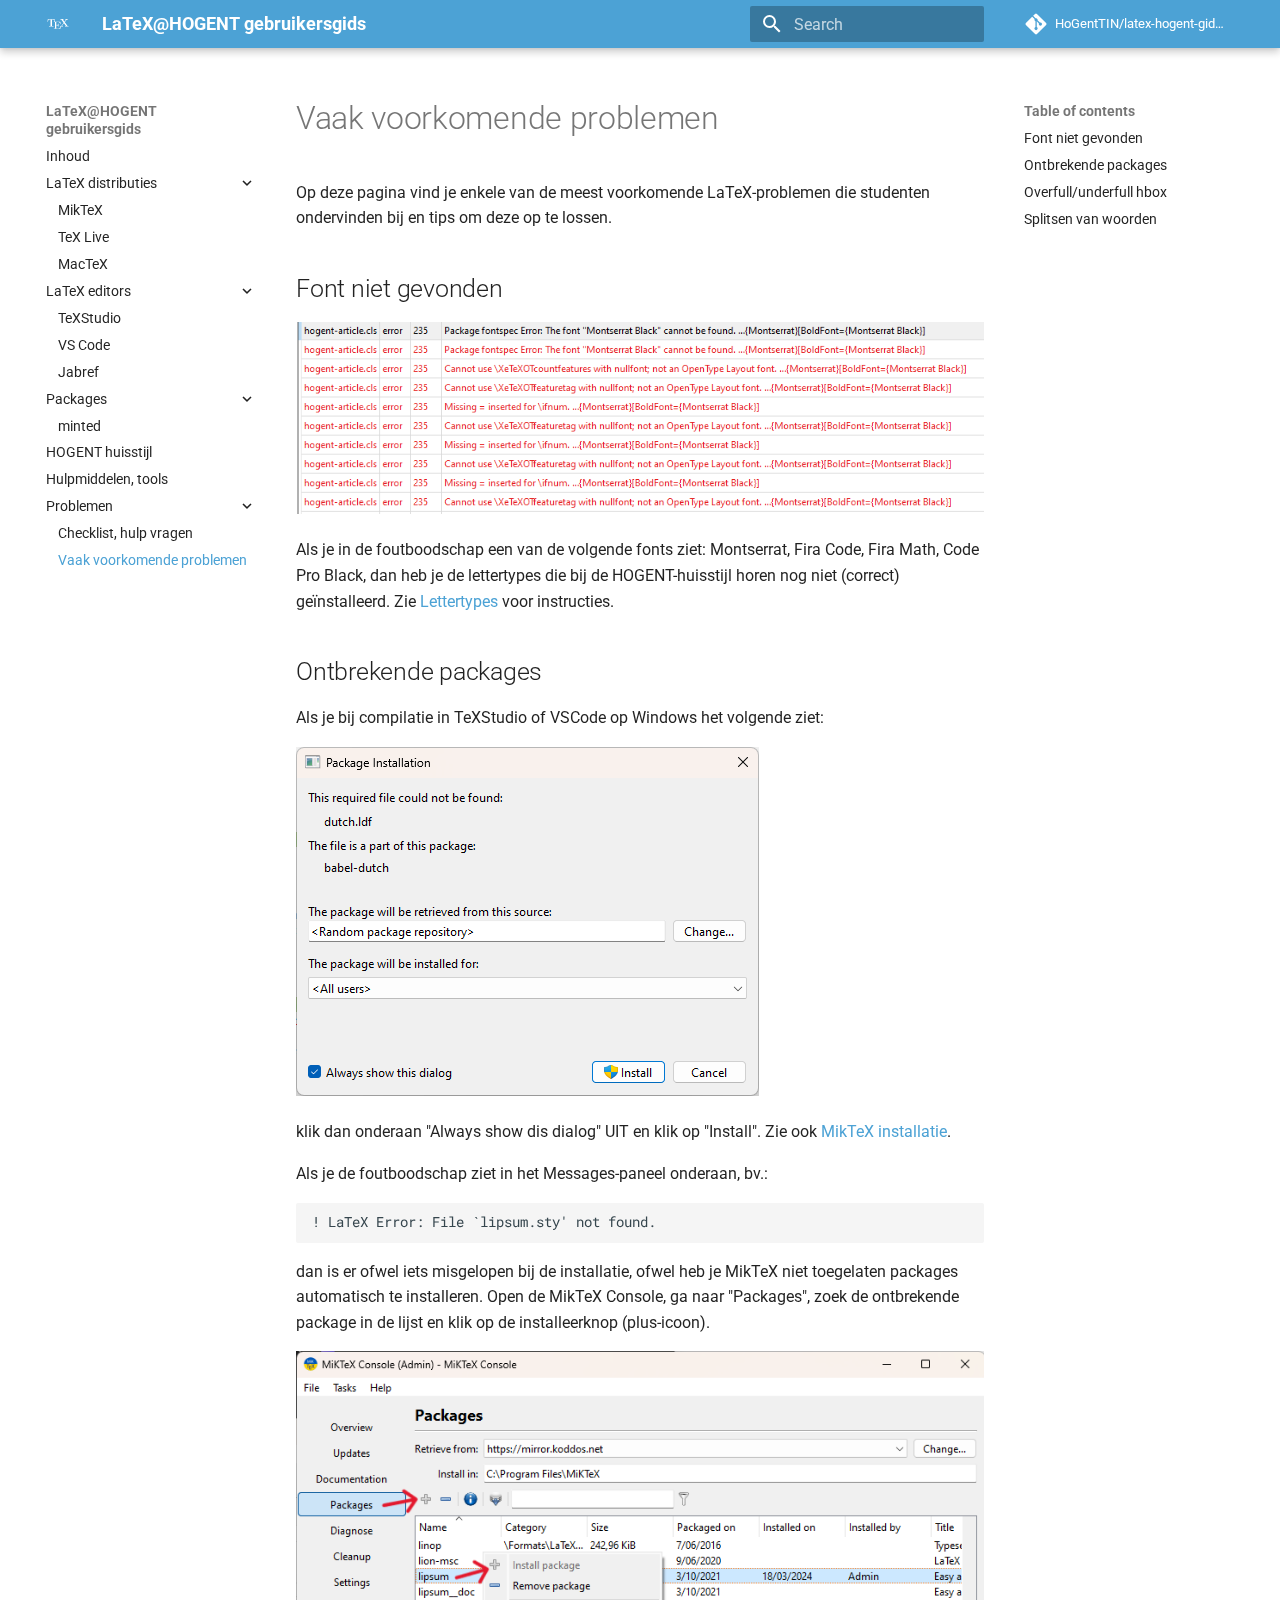
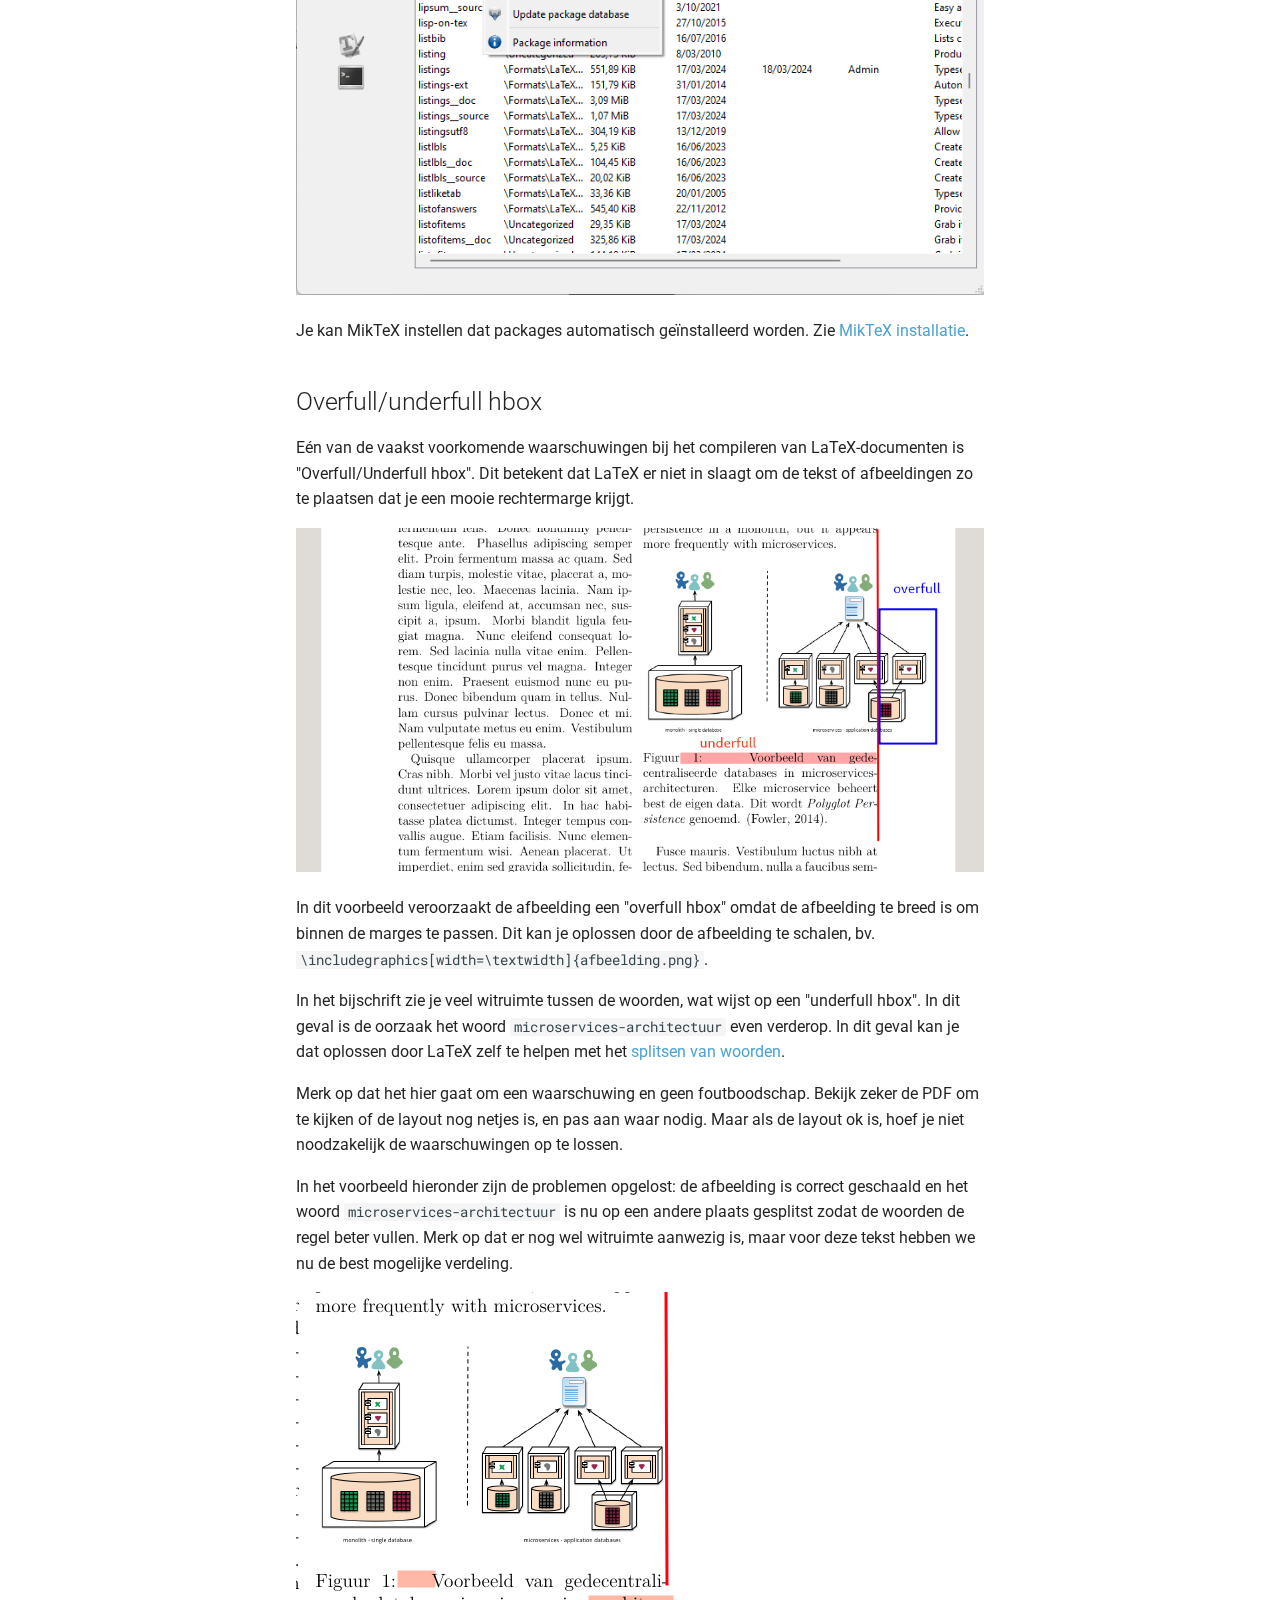
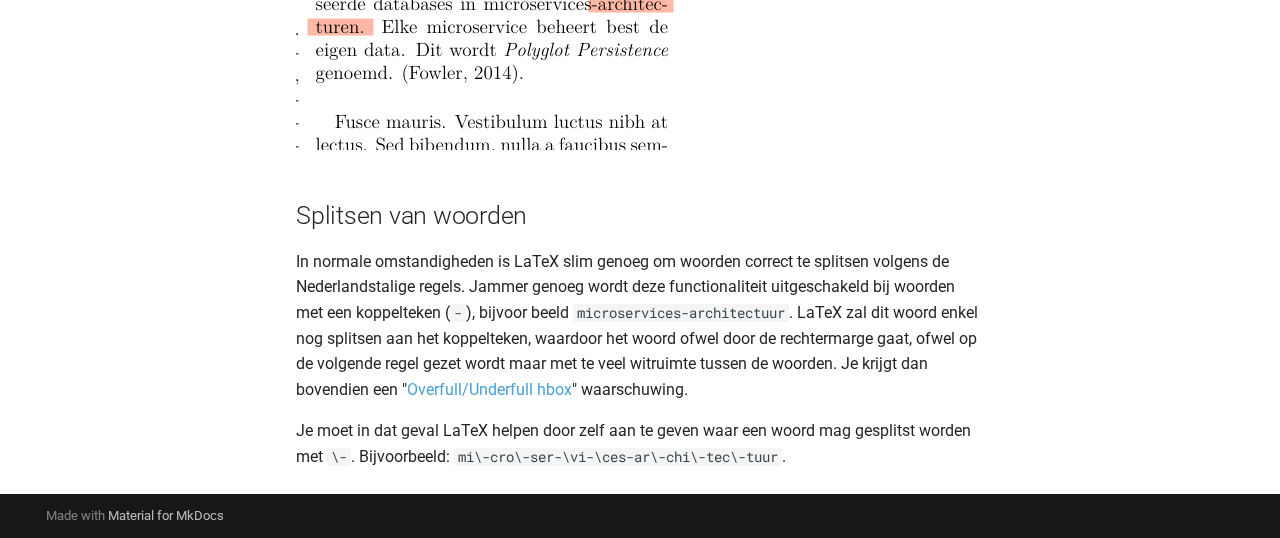
<file: problemen/index.html>
<!doctype html>
<html lang="en" class="no-js">
  <head>
    
      <meta charset="utf-8">
      <meta name="viewport" content="width=device-width,initial-scale=1">
      
      
      
        <link rel="canonical" href="https://hogenttin.github.io/latex-hogent-gids/problemen/">
      
      
        <link rel="prev" href="../problemen-checklist/">
      
      
      
      <link rel="icon" href="../images/tex-icon.png">
      <meta name="generator" content="mkdocs-1.6.1, mkdocs-material-9.6.9">
    
    
      
        <title>Vaak voorkomende problemen - LaTeX@HOGENT gebruikersgids</title>
      
    
    
      <link rel="stylesheet" href="../assets/stylesheets/main.4af4bdda.min.css">
      
      


    
    
      
    
    
      
        
        
        <link rel="preconnect" href="https://fonts.gstatic.com" crossorigin>
        <link rel="stylesheet" href="https://fonts.googleapis.com/css?family=Roboto:300,300i,400,400i,700,700i%7CRoboto+Mono:400,400i,700,700i&display=fallback">
        <style>:root{--md-text-font:"Roboto";--md-code-font:"Roboto Mono"}</style>
      
    
    
      <link rel="stylesheet" href="../stylesheets/extra.css">
    
    <script>__md_scope=new URL("..",location),__md_hash=e=>[...e].reduce(((e,_)=>(e<<5)-e+_.charCodeAt(0)),0),__md_get=(e,_=localStorage,t=__md_scope)=>JSON.parse(_.getItem(t.pathname+"."+e)),__md_set=(e,_,t=localStorage,a=__md_scope)=>{try{t.setItem(a.pathname+"."+e,JSON.stringify(_))}catch(e){}}</script>
    
      

    
    
    
  </head>
  
  
    <body dir="ltr">
  
    
    <input class="md-toggle" data-md-toggle="drawer" type="checkbox" id="__drawer" autocomplete="off">
    <input class="md-toggle" data-md-toggle="search" type="checkbox" id="__search" autocomplete="off">
    <label class="md-overlay" for="__drawer"></label>
    <div data-md-component="skip">
      
        
        <a href="#vaak-voorkomende-problemen" class="md-skip">
          Skip to content
        </a>
      
    </div>
    <div data-md-component="announce">
      
    </div>
    
    
      

  

<header class="md-header md-header--shadow" data-md-component="header">
  <nav class="md-header__inner md-grid" aria-label="Header">
    <a href=".." title="LaTeX@HOGENT gebruikersgids" class="md-header__button md-logo" aria-label="LaTeX@HOGENT gebruikersgids" data-md-component="logo">
      
  <img src="../images/tex-icon-white.png" alt="logo">

    </a>
    <label class="md-header__button md-icon" for="__drawer">
      
      <svg xmlns="http://www.w3.org/2000/svg" viewBox="0 0 24 24"><path d="M3 6h18v2H3zm0 5h18v2H3zm0 5h18v2H3z"/></svg>
    </label>
    <div class="md-header__title" data-md-component="header-title">
      <div class="md-header__ellipsis">
        <div class="md-header__topic">
          <span class="md-ellipsis">
            LaTeX@HOGENT gebruikersgids
          </span>
        </div>
        <div class="md-header__topic" data-md-component="header-topic">
          <span class="md-ellipsis">
            
              Vaak voorkomende problemen
            
          </span>
        </div>
      </div>
    </div>
    
    
      <script>var palette=__md_get("__palette");if(palette&&palette.color){if("(prefers-color-scheme)"===palette.color.media){var media=matchMedia("(prefers-color-scheme: light)"),input=document.querySelector(media.matches?"[data-md-color-media='(prefers-color-scheme: light)']":"[data-md-color-media='(prefers-color-scheme: dark)']");palette.color.media=input.getAttribute("data-md-color-media"),palette.color.scheme=input.getAttribute("data-md-color-scheme"),palette.color.primary=input.getAttribute("data-md-color-primary"),palette.color.accent=input.getAttribute("data-md-color-accent")}for(var[key,value]of Object.entries(palette.color))document.body.setAttribute("data-md-color-"+key,value)}</script>
    
    
    
      <label class="md-header__button md-icon" for="__search">
        
        <svg xmlns="http://www.w3.org/2000/svg" viewBox="0 0 24 24"><path d="M9.5 3A6.5 6.5 0 0 1 16 9.5c0 1.61-.59 3.09-1.56 4.23l.27.27h.79l5 5-1.5 1.5-5-5v-.79l-.27-.27A6.52 6.52 0 0 1 9.5 16 6.5 6.5 0 0 1 3 9.5 6.5 6.5 0 0 1 9.5 3m0 2C7 5 5 7 5 9.5S7 14 9.5 14 14 12 14 9.5 12 5 9.5 5"/></svg>
      </label>
      <div class="md-search" data-md-component="search" role="dialog">
  <label class="md-search__overlay" for="__search"></label>
  <div class="md-search__inner" role="search">
    <form class="md-search__form" name="search">
      <input type="text" class="md-search__input" name="query" aria-label="Search" placeholder="Search" autocapitalize="off" autocorrect="off" autocomplete="off" spellcheck="false" data-md-component="search-query" required>
      <label class="md-search__icon md-icon" for="__search">
        
        <svg xmlns="http://www.w3.org/2000/svg" viewBox="0 0 24 24"><path d="M9.5 3A6.5 6.5 0 0 1 16 9.5c0 1.61-.59 3.09-1.56 4.23l.27.27h.79l5 5-1.5 1.5-5-5v-.79l-.27-.27A6.52 6.52 0 0 1 9.5 16 6.5 6.5 0 0 1 3 9.5 6.5 6.5 0 0 1 9.5 3m0 2C7 5 5 7 5 9.5S7 14 9.5 14 14 12 14 9.5 12 5 9.5 5"/></svg>
        
        <svg xmlns="http://www.w3.org/2000/svg" viewBox="0 0 24 24"><path d="M20 11v2H8l5.5 5.5-1.42 1.42L4.16 12l7.92-7.92L13.5 5.5 8 11z"/></svg>
      </label>
      <nav class="md-search__options" aria-label="Search">
        
        <button type="reset" class="md-search__icon md-icon" title="Clear" aria-label="Clear" tabindex="-1">
          
          <svg xmlns="http://www.w3.org/2000/svg" viewBox="0 0 24 24"><path d="M19 6.41 17.59 5 12 10.59 6.41 5 5 6.41 10.59 12 5 17.59 6.41 19 12 13.41 17.59 19 19 17.59 13.41 12z"/></svg>
        </button>
      </nav>
      
    </form>
    <div class="md-search__output">
      <div class="md-search__scrollwrap" tabindex="0" data-md-scrollfix>
        <div class="md-search-result" data-md-component="search-result">
          <div class="md-search-result__meta">
            Initializing search
          </div>
          <ol class="md-search-result__list" role="presentation"></ol>
        </div>
      </div>
    </div>
  </div>
</div>
    
    
      <div class="md-header__source">
        <a href="https://github.com/HoGentTIN/latex-hogent-gids/" title="Go to repository" class="md-source" data-md-component="source">
  <div class="md-source__icon md-icon">
    
    <svg xmlns="http://www.w3.org/2000/svg" viewBox="0 0 448 512"><!--! Font Awesome Free 6.7.2 by @fontawesome - https://fontawesome.com License - https://fontawesome.com/license/free (Icons: CC BY 4.0, Fonts: SIL OFL 1.1, Code: MIT License) Copyright 2024 Fonticons, Inc.--><path d="M439.55 236.05 244 40.45a28.87 28.87 0 0 0-40.81 0l-40.66 40.63 51.52 51.52c27.06-9.14 52.68 16.77 43.39 43.68l49.66 49.66c34.23-11.8 61.18 31 35.47 56.69-26.49 26.49-70.21-2.87-56-37.34L240.22 199v121.85c25.3 12.54 22.26 41.85 9.08 55a34.34 34.34 0 0 1-48.55 0c-17.57-17.6-11.07-46.91 11.25-56v-123c-20.8-8.51-24.6-30.74-18.64-45L142.57 101 8.45 235.14a28.86 28.86 0 0 0 0 40.81l195.61 195.6a28.86 28.86 0 0 0 40.8 0l194.69-194.69a28.86 28.86 0 0 0 0-40.81"/></svg>
  </div>
  <div class="md-source__repository">
    HoGentTIN/latex-hogent-gids/
  </div>
</a>
      </div>
    
  </nav>
  
</header>
    
    <div class="md-container" data-md-component="container">
      
      
        
          
        
      
      <main class="md-main" data-md-component="main">
        <div class="md-main__inner md-grid">
          
            
              
              <div class="md-sidebar md-sidebar--primary" data-md-component="sidebar" data-md-type="navigation" >
                <div class="md-sidebar__scrollwrap">
                  <div class="md-sidebar__inner">
                    



<nav class="md-nav md-nav--primary" aria-label="Navigation" data-md-level="0">
  <label class="md-nav__title" for="__drawer">
    <a href=".." title="LaTeX@HOGENT gebruikersgids" class="md-nav__button md-logo" aria-label="LaTeX@HOGENT gebruikersgids" data-md-component="logo">
      
  <img src="../images/tex-icon-white.png" alt="logo">

    </a>
    LaTeX@HOGENT gebruikersgids
  </label>
  
    <div class="md-nav__source">
      <a href="https://github.com/HoGentTIN/latex-hogent-gids/" title="Go to repository" class="md-source" data-md-component="source">
  <div class="md-source__icon md-icon">
    
    <svg xmlns="http://www.w3.org/2000/svg" viewBox="0 0 448 512"><!--! Font Awesome Free 6.7.2 by @fontawesome - https://fontawesome.com License - https://fontawesome.com/license/free (Icons: CC BY 4.0, Fonts: SIL OFL 1.1, Code: MIT License) Copyright 2024 Fonticons, Inc.--><path d="M439.55 236.05 244 40.45a28.87 28.87 0 0 0-40.81 0l-40.66 40.63 51.52 51.52c27.06-9.14 52.68 16.77 43.39 43.68l49.66 49.66c34.23-11.8 61.18 31 35.47 56.69-26.49 26.49-70.21-2.87-56-37.34L240.22 199v121.85c25.3 12.54 22.26 41.85 9.08 55a34.34 34.34 0 0 1-48.55 0c-17.57-17.6-11.07-46.91 11.25-56v-123c-20.8-8.51-24.6-30.74-18.64-45L142.57 101 8.45 235.14a28.86 28.86 0 0 0 0 40.81l195.61 195.6a28.86 28.86 0 0 0 40.8 0l194.69-194.69a28.86 28.86 0 0 0 0-40.81"/></svg>
  </div>
  <div class="md-source__repository">
    HoGentTIN/latex-hogent-gids/
  </div>
</a>
    </div>
  
  <ul class="md-nav__list" data-md-scrollfix>
    
      
      
  
  
  
  
    <li class="md-nav__item">
      <a href=".." class="md-nav__link">
        
  
  <span class="md-ellipsis">
    Inhoud
    
  </span>
  

      </a>
    </li>
  

    
      
      
  
  
  
  
    
    
    
    
    <li class="md-nav__item md-nav__item--nested">
      
        
        
          
        
        <input class="md-nav__toggle md-toggle md-toggle--indeterminate" type="checkbox" id="__nav_2" >
        
          
          <label class="md-nav__link" for="__nav_2" id="__nav_2_label" tabindex="0">
            
  
  <span class="md-ellipsis">
    LaTeX distributies
    
  </span>
  

            <span class="md-nav__icon md-icon"></span>
          </label>
        
        <nav class="md-nav" data-md-level="1" aria-labelledby="__nav_2_label" aria-expanded="false">
          <label class="md-nav__title" for="__nav_2">
            <span class="md-nav__icon md-icon"></span>
            LaTeX distributies
          </label>
          <ul class="md-nav__list" data-md-scrollfix>
            
              
                
  
  
  
  
    <li class="md-nav__item">
      <a href="../installatie-miktex/" class="md-nav__link">
        
  
  <span class="md-ellipsis">
    MikTeX
    
  </span>
  

      </a>
    </li>
  

              
            
              
                
  
  
  
  
    <li class="md-nav__item">
      <a href="../installatie-texlive/" class="md-nav__link">
        
  
  <span class="md-ellipsis">
    TeX Live
    
  </span>
  

      </a>
    </li>
  

              
            
              
                
  
  
  
  
    <li class="md-nav__item">
      <a href="../installatie-mactex/" class="md-nav__link">
        
  
  <span class="md-ellipsis">
    MacTeX
    
  </span>
  

      </a>
    </li>
  

              
            
          </ul>
        </nav>
      
    </li>
  

    
      
      
  
  
  
  
    
    
    
    
    <li class="md-nav__item md-nav__item--nested">
      
        
        
          
        
        <input class="md-nav__toggle md-toggle md-toggle--indeterminate" type="checkbox" id="__nav_3" >
        
          
          <label class="md-nav__link" for="__nav_3" id="__nav_3_label" tabindex="0">
            
  
  <span class="md-ellipsis">
    LaTeX editors
    
  </span>
  

            <span class="md-nav__icon md-icon"></span>
          </label>
        
        <nav class="md-nav" data-md-level="1" aria-labelledby="__nav_3_label" aria-expanded="false">
          <label class="md-nav__title" for="__nav_3">
            <span class="md-nav__icon md-icon"></span>
            LaTeX editors
          </label>
          <ul class="md-nav__list" data-md-scrollfix>
            
              
                
  
  
  
  
    <li class="md-nav__item">
      <a href="../installatie-texstudio/" class="md-nav__link">
        
  
  <span class="md-ellipsis">
    TeXStudio
    
  </span>
  

      </a>
    </li>
  

              
            
              
                
  
  
  
  
    <li class="md-nav__item">
      <a href="../installatie-vscode/" class="md-nav__link">
        
  
  <span class="md-ellipsis">
    VS Code
    
  </span>
  

      </a>
    </li>
  

              
            
              
                
  
  
  
  
    <li class="md-nav__item">
      <a href="../installatie-jabref/" class="md-nav__link">
        
  
  <span class="md-ellipsis">
    Jabref
    
  </span>
  

      </a>
    </li>
  

              
            
          </ul>
        </nav>
      
    </li>
  

    
      
      
  
  
  
  
    
    
    
    
    <li class="md-nav__item md-nav__item--nested">
      
        
        
          
        
        <input class="md-nav__toggle md-toggle md-toggle--indeterminate" type="checkbox" id="__nav_4" >
        
          
          <label class="md-nav__link" for="__nav_4" id="__nav_4_label" tabindex="0">
            
  
  <span class="md-ellipsis">
    Packages
    
  </span>
  

            <span class="md-nav__icon md-icon"></span>
          </label>
        
        <nav class="md-nav" data-md-level="1" aria-labelledby="__nav_4_label" aria-expanded="false">
          <label class="md-nav__title" for="__nav_4">
            <span class="md-nav__icon md-icon"></span>
            Packages
          </label>
          <ul class="md-nav__list" data-md-scrollfix>
            
              
                
  
  
  
  
    <li class="md-nav__item">
      <a href="../installatie-minted/" class="md-nav__link">
        
  
  <span class="md-ellipsis">
    minted
    
  </span>
  

      </a>
    </li>
  

              
            
          </ul>
        </nav>
      
    </li>
  

    
      
      
  
  
  
  
    <li class="md-nav__item">
      <a href="../hogent-huisstijl/" class="md-nav__link">
        
  
  <span class="md-ellipsis">
    HOGENT huisstijl
    
  </span>
  

      </a>
    </li>
  

    
      
      
  
  
  
  
    <li class="md-nav__item">
      <a href="../hulpmiddelen/" class="md-nav__link">
        
  
  <span class="md-ellipsis">
    Hulpmiddelen, tools
    
  </span>
  

      </a>
    </li>
  

    
      
      
  
  
    
  
  
  
    
    
    
    
    <li class="md-nav__item md-nav__item--active md-nav__item--nested">
      
        
        
        <input class="md-nav__toggle md-toggle " type="checkbox" id="__nav_7" checked>
        
          
          <label class="md-nav__link" for="__nav_7" id="__nav_7_label" tabindex="0">
            
  
  <span class="md-ellipsis">
    Problemen
    
  </span>
  

            <span class="md-nav__icon md-icon"></span>
          </label>
        
        <nav class="md-nav" data-md-level="1" aria-labelledby="__nav_7_label" aria-expanded="true">
          <label class="md-nav__title" for="__nav_7">
            <span class="md-nav__icon md-icon"></span>
            Problemen
          </label>
          <ul class="md-nav__list" data-md-scrollfix>
            
              
                
  
  
  
  
    <li class="md-nav__item">
      <a href="../problemen-checklist/" class="md-nav__link">
        
  
  <span class="md-ellipsis">
    Checklist, hulp vragen
    
  </span>
  

      </a>
    </li>
  

              
            
              
                
  
  
    
  
  
  
    <li class="md-nav__item md-nav__item--active">
      
      <input class="md-nav__toggle md-toggle" type="checkbox" id="__toc">
      
      
        
      
      
        <label class="md-nav__link md-nav__link--active" for="__toc">
          
  
  <span class="md-ellipsis">
    Vaak voorkomende problemen
    
  </span>
  

          <span class="md-nav__icon md-icon"></span>
        </label>
      
      <a href="./" class="md-nav__link md-nav__link--active">
        
  
  <span class="md-ellipsis">
    Vaak voorkomende problemen
    
  </span>
  

      </a>
      
        

<nav class="md-nav md-nav--secondary" aria-label="Table of contents">
  
  
  
    
  
  
    <label class="md-nav__title" for="__toc">
      <span class="md-nav__icon md-icon"></span>
      Table of contents
    </label>
    <ul class="md-nav__list" data-md-component="toc" data-md-scrollfix>
      
        <li class="md-nav__item">
  <a href="#font-niet-gevonden" class="md-nav__link">
    <span class="md-ellipsis">
      Font niet gevonden
    </span>
  </a>
  
</li>
      
        <li class="md-nav__item">
  <a href="#ontbrekende-packages" class="md-nav__link">
    <span class="md-ellipsis">
      Ontbrekende packages
    </span>
  </a>
  
</li>
      
        <li class="md-nav__item">
  <a href="#overfullunderfull-hbox" class="md-nav__link">
    <span class="md-ellipsis">
      Overfull/underfull hbox
    </span>
  </a>
  
</li>
      
        <li class="md-nav__item">
  <a href="#splitsen-van-woorden" class="md-nav__link">
    <span class="md-ellipsis">
      Splitsen van woorden
    </span>
  </a>
  
</li>
      
    </ul>
  
</nav>
      
    </li>
  

              
            
          </ul>
        </nav>
      
    </li>
  

    
  </ul>
</nav>
                  </div>
                </div>
              </div>
            
            
              
              <div class="md-sidebar md-sidebar--secondary" data-md-component="sidebar" data-md-type="toc" >
                <div class="md-sidebar__scrollwrap">
                  <div class="md-sidebar__inner">
                    

<nav class="md-nav md-nav--secondary" aria-label="Table of contents">
  
  
  
    
  
  
    <label class="md-nav__title" for="__toc">
      <span class="md-nav__icon md-icon"></span>
      Table of contents
    </label>
    <ul class="md-nav__list" data-md-component="toc" data-md-scrollfix>
      
        <li class="md-nav__item">
  <a href="#font-niet-gevonden" class="md-nav__link">
    <span class="md-ellipsis">
      Font niet gevonden
    </span>
  </a>
  
</li>
      
        <li class="md-nav__item">
  <a href="#ontbrekende-packages" class="md-nav__link">
    <span class="md-ellipsis">
      Ontbrekende packages
    </span>
  </a>
  
</li>
      
        <li class="md-nav__item">
  <a href="#overfullunderfull-hbox" class="md-nav__link">
    <span class="md-ellipsis">
      Overfull/underfull hbox
    </span>
  </a>
  
</li>
      
        <li class="md-nav__item">
  <a href="#splitsen-van-woorden" class="md-nav__link">
    <span class="md-ellipsis">
      Splitsen van woorden
    </span>
  </a>
  
</li>
      
    </ul>
  
</nav>
                  </div>
                </div>
              </div>
            
          
          
            <div class="md-content" data-md-component="content">
              <article class="md-content__inner md-typeset">
                
                  


  
  


<h1 id="vaak-voorkomende-problemen">Vaak voorkomende problemen</h1>
<p>Op deze pagina vind je enkele van de meest voorkomende LaTeX-problemen die studenten ondervinden bij en tips om deze op te lossen.</p>
<h2 id="font-niet-gevonden">Font niet gevonden</h2>
<p><img alt="Error message: font cannot be found." src="../images/error-font-cannot-be-found.png" /></p>
<p>Als je in de foutboodschap een van de volgende fonts ziet: Montserrat, Fira Code, Fira Math, Code Pro Black, dan heb je de lettertypes die bij de HOGENT-huisstijl horen nog niet (correct) geïnstalleerd. Zie <a href="../hogent-huisstijl/#lettertypes">Lettertypes</a> voor instructies.</p>
<h2 id="ontbrekende-packages">Ontbrekende packages</h2>
<p>Als je bij compilatie in TeXStudio of VSCode op Windows het volgende ziet:</p>
<p><img alt="MikTeX: ontbrekende packages installeren." src="../images/miktex-06.png" /></p>
<p>klik dan onderaan "Always show dis dialog" UIT en klik op "Install". Zie ook <a href="../installatie-miktex/#installatie-van-ontbrekende-packages">MikTeX installatie</a>.</p>
<p>Als je de foutboodschap ziet in het Messages-paneel onderaan, bv.:</p>
<div class="highlight"><pre><span></span><code>! LaTeX Error: File `lipsum.sty&#39; not found.
</code></pre></div>
<p>dan is er ofwel iets misgelopen bij de installatie, ofwel heb je MikTeX niet toegelaten packages automatisch te installeren. Open de MikTeX Console, ga naar "Packages", zoek de ontbrekende package in de lijst en klik op de installeerknop (plus-icoon).</p>
<p><img alt="MikTeX Console: Package manueel installeren" src="../images/miktex-08.png" /></p>
<p>Je kan MikTeX instellen dat packages automatisch geïnstalleerd worden. Zie <a href="../installatie-miktex/#installatie-van-ontbrekende-packages">MikTeX installatie</a>.</p>
<h2 id="overfullunderfull-hbox">Overfull/underfull hbox</h2>
<p>Eén van de vaakst voorkomende waarschuwingen bij het compileren van LaTeX-documenten is "Overfull/Underfull hbox". Dit betekent dat LaTeX er niet in slaagt om de tekst of afbeeldingen zo te plaatsen dat je een mooie rechtermarge krijgt.</p>
<p><img alt="Voorbeelden van overfull en underfull hbox waarschuwingen." src="../images/hbox-warnings.png" /></p>
<p>In dit voorbeeld veroorzaakt de afbeelding een "overfull hbox" omdat de afbeelding te breed is om binnen de marges te passen. Dit kan je oplossen door de afbeelding te schalen, bv. <code>\includegraphics[width=\textwidth]{afbeelding.png}</code>.</p>
<p>In het bijschrift zie je veel witruimte tussen de woorden, wat wijst op een "underfull hbox". In dit geval is de oorzaak het woord <code>microservices-architectuur</code> even verderop. In dit geval kan je dat oplossen door LaTeX zelf te helpen met het <a href="#splitsen-van-woorden">splitsen van woorden</a>.</p>
<p>Merk op dat het hier gaat om een waarschuwing en geen foutboodschap. Bekijk zeker de PDF om te kijken of de layout nog netjes is, en pas aan waar nodig. Maar als de layout ok is, hoef je niet noodzakelijk de waarschuwingen op te lossen.</p>
<p>In het voorbeeld hieronder zijn de problemen opgelost: de afbeelding is correct geschaald en het woord <code>microservices-architectuur</code> is nu op een andere plaats gesplitst zodat de woorden de regel beter vullen. Merk op dat er nog wel witruimte aanwezig is, maar voor deze tekst hebben we nu de best mogelijke verdeling.</p>
<p><img alt="Resultaat na oplossen overfull en underfull hbox waarschuwingen." src="../images/hbox-fixed.png" /></p>
<h2 id="splitsen-van-woorden">Splitsen van woorden</h2>
<p>In normale omstandigheden is LaTeX slim genoeg om woorden correct te splitsen volgens de Nederlandstalige regels. Jammer genoeg wordt deze functionaliteit uitgeschakeld bij woorden met een koppelteken (<code>-</code>), bijvoor beeld <code>microservices-architectuur</code>. LaTeX zal dit woord enkel nog splitsen aan het koppelteken, waardoor het woord ofwel door de rechtermarge gaat, ofwel op de volgende regel gezet wordt maar met te veel witruimte tussen de woorden. Je krijgt dan bovendien een "<a href="#overfullunderfull-hbox">Overfull/Underfull hbox</a>" waarschuwing.</p>
<p>Je moet in dat geval LaTeX helpen door zelf aan te geven waar een woord mag gesplitst worden met <code>\-</code>. Bijvoorbeeld: <code>mi\-cro\-ser-\vi-\ces-ar\-chi\-tec\-tuur</code>.</p>












                
              </article>
            </div>
          
          
<script>var target=document.getElementById(location.hash.slice(1));target&&target.name&&(target.checked=target.name.startsWith("__tabbed_"))</script>
        </div>
        
      </main>
      
        <footer class="md-footer">
  
  <div class="md-footer-meta md-typeset">
    <div class="md-footer-meta__inner md-grid">
      <div class="md-copyright">
  
  
    Made with
    <a href="https://squidfunk.github.io/mkdocs-material/" target="_blank" rel="noopener">
      Material for MkDocs
    </a>
  
</div>
      
    </div>
  </div>
</footer>
      
    </div>
    <div class="md-dialog" data-md-component="dialog">
      <div class="md-dialog__inner md-typeset"></div>
    </div>
    
    
    <script id="__config" type="application/json">{"base": "..", "features": ["navigation.expand"], "search": "../assets/javascripts/workers/search.f8cc74c7.min.js", "translations": {"clipboard.copied": "Copied to clipboard", "clipboard.copy": "Copy to clipboard", "search.result.more.one": "1 more on this page", "search.result.more.other": "# more on this page", "search.result.none": "No matching documents", "search.result.one": "1 matching document", "search.result.other": "# matching documents", "search.result.placeholder": "Type to start searching", "search.result.term.missing": "Missing", "select.version": "Select version"}}</script>
    
    
      <script src="../assets/javascripts/bundle.c8b220af.min.js"></script>
      
    
  </body>
</html>
</file>
<file: stylesheets/extra.css>
:root {
    --md-primary-fg-color:        #4CA2D5;
    --md-primary-fg-color--light: #9fcde8;
    --md-primary-fg-color--dark:  #246c97;
  }
</file>
<file: assets/stylesheets/main.4af4bdda.min.css>
@charset "UTF-8";html{-webkit-text-size-adjust:none;-moz-text-size-adjust:none;text-size-adjust:none;box-sizing:border-box}*,:after,:before{box-sizing:inherit}@media (prefers-reduced-motion){*,:after,:before{transition:none!important}}body{margin:0}a,button,input,label{-webkit-tap-highlight-color:transparent}a{color:inherit;text-decoration:none}hr{border:0;box-sizing:initial;display:block;height:.05rem;overflow:visible;padding:0}small{font-size:80%}sub,sup{line-height:1em}img{border-style:none}table{border-collapse:initial;border-spacing:0}td,th{font-weight:400;vertical-align:top}button{background:#0000;border:0;font-family:inherit;font-size:inherit;margin:0;padding:0}input{border:0;outline:none}:root{--md-primary-fg-color:#4051b5;--md-primary-fg-color--light:#5d6cc0;--md-primary-fg-color--dark:#303fa1;--md-primary-bg-color:#fff;--md-primary-bg-color--light:#ffffffb3;--md-accent-fg-color:#526cfe;--md-accent-fg-color--transparent:#526cfe1a;--md-accent-bg-color:#fff;--md-accent-bg-color--light:#ffffffb3}[data-md-color-scheme=default]{color-scheme:light}[data-md-color-scheme=default] img[src$="#gh-dark-mode-only"],[data-md-color-scheme=default] img[src$="#only-dark"]{display:none}:root,[data-md-color-scheme=default]{--md-hue:225deg;--md-default-fg-color:#000000de;--md-default-fg-color--light:#0000008a;--md-default-fg-color--lighter:#00000052;--md-default-fg-color--lightest:#00000012;--md-default-bg-color:#fff;--md-default-bg-color--light:#ffffffb3;--md-default-bg-color--lighter:#ffffff4d;--md-default-bg-color--lightest:#ffffff1f;--md-code-fg-color:#36464e;--md-code-bg-color:#f5f5f5;--md-code-hl-color:#4287ff;--md-code-hl-color--light:#4287ff1a;--md-code-hl-number-color:#d52a2a;--md-code-hl-special-color:#db1457;--md-code-hl-function-color:#a846b9;--md-code-hl-constant-color:#6e59d9;--md-code-hl-keyword-color:#3f6ec6;--md-code-hl-string-color:#1c7d4d;--md-code-hl-name-color:var(--md-code-fg-color);--md-code-hl-operator-color:var(--md-default-fg-color--light);--md-code-hl-punctuation-color:var(--md-default-fg-color--light);--md-code-hl-comment-color:var(--md-default-fg-color--light);--md-code-hl-generic-color:var(--md-default-fg-color--light);--md-code-hl-variable-color:var(--md-default-fg-color--light);--md-typeset-color:var(--md-default-fg-color);--md-typeset-a-color:var(--md-primary-fg-color);--md-typeset-del-color:#f5503d26;--md-typeset-ins-color:#0bd57026;--md-typeset-kbd-color:#fafafa;--md-typeset-kbd-accent-color:#fff;--md-typeset-kbd-border-color:#b8b8b8;--md-typeset-mark-color:#ffff0080;--md-typeset-table-color:#0000001f;--md-typeset-table-color--light:rgba(0,0,0,.035);--md-admonition-fg-color:var(--md-default-fg-color);--md-admonition-bg-color:var(--md-default-bg-color);--md-warning-fg-color:#000000de;--md-warning-bg-color:#ff9;--md-footer-fg-color:#fff;--md-footer-fg-color--light:#ffffffb3;--md-footer-fg-color--lighter:#ffffff73;--md-footer-bg-color:#000000de;--md-footer-bg-color--dark:#00000052;--md-shadow-z1:0 0.2rem 0.5rem #0000000d,0 0 0.05rem #0000001a;--md-shadow-z2:0 0.2rem 0.5rem #0000001a,0 0 0.05rem #00000040;--md-shadow-z3:0 0.2rem 0.5rem #0003,0 0 0.05rem #00000059}.md-icon svg{fill:currentcolor;display:block;height:1.2rem;width:1.2rem}body{-webkit-font-smoothing:antialiased;-moz-osx-font-smoothing:grayscale;--md-text-font-family:var(--md-text-font,_),-apple-system,BlinkMacSystemFont,Helvetica,Arial,sans-serif;--md-code-font-family:var(--md-code-font,_),SFMono-Regular,Consolas,Menlo,monospace}aside,body,input{font-feature-settings:"kern","liga";color:var(--md-typeset-color);font-family:var(--md-text-font-family)}code,kbd,pre{font-feature-settings:"kern";font-family:var(--md-code-font-family)}:root{--md-typeset-table-sort-icon:url('data:image/svg+xml;charset=utf-8,<svg xmlns="http://www.w3.org/2000/svg" viewBox="0 0 24 24"><path d="m18 21-4-4h3V7h-3l4-4 4 4h-3v10h3M2 19v-2h10v2M2 13v-2h7v2M2 7V5h4v2z"/></svg>');--md-typeset-table-sort-icon--asc:url('data:image/svg+xml;charset=utf-8,<svg xmlns="http://www.w3.org/2000/svg" viewBox="0 0 24 24"><path d="M19 17h3l-4 4-4-4h3V3h2M2 17h10v2H2M6 5v2H2V5m0 6h7v2H2z"/></svg>');--md-typeset-table-sort-icon--desc:url('data:image/svg+xml;charset=utf-8,<svg xmlns="http://www.w3.org/2000/svg" viewBox="0 0 24 24"><path d="M19 7h3l-4-4-4 4h3v14h2M2 17h10v2H2M6 5v2H2V5m0 6h7v2H2z"/></svg>')}.md-typeset{-webkit-print-color-adjust:exact;color-adjust:exact;font-size:.8rem;line-height:1.6;overflow-wrap:break-word}@media print{.md-typeset{font-size:.68rem}}.md-typeset blockquote,.md-typeset dl,.md-typeset figure,.md-typeset ol,.md-typeset pre,.md-typeset ul{margin-bottom:1em;margin-top:1em}.md-typeset h1{color:var(--md-default-fg-color--light);font-size:2em;line-height:1.3;margin:0 0 1.25em}.md-typeset h1,.md-typeset h2{font-weight:300;letter-spacing:-.01em}.md-typeset h2{font-size:1.5625em;line-height:1.4;margin:1.6em 0 .64em}.md-typeset h3{font-size:1.25em;font-weight:400;letter-spacing:-.01em;line-height:1.5;margin:1.6em 0 .8em}.md-typeset h2+h3{margin-top:.8em}.md-typeset h4{font-weight:700;letter-spacing:-.01em;margin:1em 0}.md-typeset h5,.md-typeset h6{color:var(--md-default-fg-color--light);font-size:.8em;font-weight:700;letter-spacing:-.01em;margin:1.25em 0}.md-typeset h5{text-transform:uppercase}.md-typeset h5 code{text-transform:none}.md-typeset hr{border-bottom:.05rem solid var(--md-default-fg-color--lightest);display:flow-root;margin:1.5em 0}.md-typeset a{color:var(--md-typeset-a-color);word-break:break-word}.md-typeset a,.md-typeset a:before{transition:color 125ms}.md-typeset a:focus,.md-typeset a:hover{color:var(--md-accent-fg-color)}.md-typeset a:focus code,.md-typeset a:hover code{background-color:var(--md-accent-fg-color--transparent)}.md-typeset a code{color:currentcolor;transition:background-color 125ms}.md-typeset a.focus-visible{outline-color:var(--md-accent-fg-color);outline-offset:.2rem}.md-typeset code,.md-typeset kbd,.md-typeset pre{color:var(--md-code-fg-color);direction:ltr;font-variant-ligatures:none}@media print{.md-typeset code,.md-typeset kbd,.md-typeset pre{white-space:pre-wrap}}.md-typeset code{background-color:var(--md-code-bg-color);border-radius:.1rem;-webkit-box-decoration-break:clone;box-decoration-break:clone;font-size:.85em;padding:0 .2941176471em;word-break:break-word}.md-typeset code:not(.focus-visible){-webkit-tap-highlight-color:transparent;outline:none}.md-typeset pre{display:flow-root;line-height:1.4;position:relative}.md-typeset pre>code{-webkit-box-decoration-break:slice;box-decoration-break:slice;box-shadow:none;display:block;margin:0;outline-color:var(--md-accent-fg-color);overflow:auto;padding:.7720588235em 1.1764705882em;scrollbar-color:var(--md-default-fg-color--lighter) #0000;scrollbar-width:thin;touch-action:auto;word-break:normal}.md-typeset pre>code:hover{scrollbar-color:var(--md-accent-fg-color) #0000}.md-typeset pre>code::-webkit-scrollbar{height:.2rem;width:.2rem}.md-typeset pre>code::-webkit-scrollbar-thumb{background-color:var(--md-default-fg-color--lighter)}.md-typeset pre>code::-webkit-scrollbar-thumb:hover{background-color:var(--md-accent-fg-color)}.md-typeset kbd{background-color:var(--md-typeset-kbd-color);border-radius:.1rem;box-shadow:0 .1rem 0 .05rem var(--md-typeset-kbd-border-color),0 .1rem 0 var(--md-typeset-kbd-border-color),0 -.1rem .2rem var(--md-typeset-kbd-accent-color) inset;color:var(--md-default-fg-color);display:inline-block;font-size:.75em;padding:0 .6666666667em;vertical-align:text-top;word-break:break-word}.md-typeset mark{background-color:var(--md-typeset-mark-color);-webkit-box-decoration-break:clone;box-decoration-break:clone;color:inherit;word-break:break-word}.md-typeset abbr{border-bottom:.05rem dotted var(--md-default-fg-color--light);cursor:help;text-decoration:none}.md-typeset small{opacity:.75}[dir=ltr] .md-typeset sub,[dir=ltr] .md-typeset sup{margin-left:.078125em}[dir=rtl] .md-typeset sub,[dir=rtl] .md-typeset sup{margin-right:.078125em}[dir=ltr] .md-typeset blockquote{padding-left:.6rem}[dir=rtl] .md-typeset blockquote{padding-right:.6rem}[dir=ltr] .md-typeset blockquote{border-left:.2rem solid var(--md-default-fg-color--lighter)}[dir=rtl] .md-typeset blockquote{border-right:.2rem solid var(--md-default-fg-color--lighter)}.md-typeset blockquote{color:var(--md-default-fg-color--light);margin-left:0;margin-right:0}.md-typeset ul{list-style-type:disc}.md-typeset ul[type]{list-style-type:revert-layer}[dir=ltr] .md-typeset ol,[dir=ltr] .md-typeset ul{margin-left:.625em}[dir=rtl] .md-typeset ol,[dir=rtl] .md-typeset ul{margin-right:.625em}.md-typeset ol,.md-typeset ul{padding:0}.md-typeset ol:not([hidden]),.md-typeset ul:not([hidden]){display:flow-root}.md-typeset ol ol,.md-typeset ul ol{list-style-type:lower-alpha}.md-typeset ol ol ol,.md-typeset ul ol ol{list-style-type:lower-roman}.md-typeset ol ol ol ol,.md-typeset ul ol ol ol{list-style-type:upper-alpha}.md-typeset ol ol ol ol ol,.md-typeset ul ol ol ol ol{list-style-type:upper-roman}.md-typeset ol[type],.md-typeset ul[type]{list-style-type:revert-layer}[dir=ltr] .md-typeset ol li,[dir=ltr] .md-typeset ul li{margin-left:1.25em}[dir=rtl] .md-typeset ol li,[dir=rtl] .md-typeset ul li{margin-right:1.25em}.md-typeset ol li,.md-typeset ul li{margin-bottom:.5em}.md-typeset ol li blockquote,.md-typeset ol li p,.md-typeset ul li blockquote,.md-typeset ul li p{margin:.5em 0}.md-typeset ol li:last-child,.md-typeset ul li:last-child{margin-bottom:0}[dir=ltr] .md-typeset ol li ol,[dir=ltr] .md-typeset ol li ul,[dir=ltr] .md-typeset ul li ol,[dir=ltr] .md-typeset ul li ul{margin-left:.625em}[dir=rtl] .md-typeset ol li ol,[dir=rtl] .md-typeset ol li ul,[dir=rtl] .md-typeset ul li ol,[dir=rtl] .md-typeset ul li ul{margin-right:.625em}.md-typeset ol li ol,.md-typeset ol li ul,.md-typeset ul li ol,.md-typeset ul li ul{margin-bottom:.5em;margin-top:.5em}[dir=ltr] .md-typeset dd{margin-left:1.875em}[dir=rtl] .md-typeset dd{margin-right:1.875em}.md-typeset dd{margin-bottom:1.5em;margin-top:1em}.md-typeset img,.md-typeset svg,.md-typeset video{height:auto;max-width:100%}.md-typeset img[align=left]{margin:1em 1em 1em 0}.md-typeset img[align=right]{margin:1em 0 1em 1em}.md-typeset img[align]:only-child{margin-top:0}.md-typeset figure{display:flow-root;margin:1em auto;max-width:100%;text-align:center;width:-moz-fit-content;width:fit-content}.md-typeset figure img{display:block;margin:0 auto}.md-typeset figcaption{font-style:italic;margin:1em auto;max-width:24rem}.md-typeset iframe{max-width:100%}.md-typeset table:not([class]){background-color:var(--md-default-bg-color);border:.05rem solid var(--md-typeset-table-color);border-radius:.1rem;display:inline-block;font-size:.64rem;max-width:100%;overflow:auto;touch-action:auto}@media print{.md-typeset table:not([class]){display:table}}.md-typeset table:not([class])+*{margin-top:1.5em}.md-typeset table:not([class]) td>:first-child,.md-typeset table:not([class]) th>:first-child{margin-top:0}.md-typeset table:not([class]) td>:last-child,.md-typeset table:not([class]) th>:last-child{margin-bottom:0}.md-typeset table:not([class]) td:not([align]),.md-typeset table:not([class]) th:not([align]){text-align:left}[dir=rtl] .md-typeset table:not([class]) td:not([align]),[dir=rtl] .md-typeset table:not([class]) th:not([align]){text-align:right}.md-typeset table:not([class]) th{font-weight:700;min-width:5rem;padding:.9375em 1.25em;vertical-align:top}.md-typeset table:not([class]) td{border-top:.05rem solid var(--md-typeset-table-color);padding:.9375em 1.25em;vertical-align:top}.md-typeset table:not([class]) tbody tr{transition:background-color 125ms}.md-typeset table:not([class]) tbody tr:hover{background-color:var(--md-typeset-table-color--light);box-shadow:0 .05rem 0 var(--md-default-bg-color) inset}.md-typeset table:not([class]) a{word-break:normal}.md-typeset table th[role=columnheader]{cursor:pointer}[dir=ltr] .md-typeset table th[role=columnheader]:after{margin-left:.5em}[dir=rtl] .md-typeset table th[role=columnheader]:after{margin-right:.5em}.md-typeset table th[role=columnheader]:after{content:"";display:inline-block;height:1.2em;-webkit-mask-image:var(--md-typeset-table-sort-icon);mask-image:var(--md-typeset-table-sort-icon);-webkit-mask-repeat:no-repeat;mask-repeat:no-repeat;-webkit-mask-size:contain;mask-size:contain;transition:background-color 125ms;vertical-align:text-bottom;width:1.2em}.md-typeset table th[role=columnheader]:hover:after{background-color:var(--md-default-fg-color--lighter)}.md-typeset table th[role=columnheader][aria-sort=ascending]:after{background-color:var(--md-default-fg-color--light);-webkit-mask-image:var(--md-typeset-table-sort-icon--asc);mask-image:var(--md-typeset-table-sort-icon--asc)}.md-typeset table th[role=columnheader][aria-sort=descending]:after{background-color:var(--md-default-fg-color--light);-webkit-mask-image:var(--md-typeset-table-sort-icon--desc);mask-image:var(--md-typeset-table-sort-icon--desc)}.md-typeset__scrollwrap{margin:1em -.8rem;overflow-x:auto;touch-action:auto}.md-typeset__table{display:inline-block;margin-bottom:.5em;padding:0 .8rem}@media print{.md-typeset__table{display:block}}html .md-typeset__table table{display:table;margin:0;overflow:hidden;width:100%}@media screen and (max-width:44.984375em){.md-content__inner>pre{margin:1em -.8rem}.md-content__inner>pre code{border-radius:0}}.md-typeset .md-author{border-radius:100%;display:block;flex-shrink:0;height:1.6rem;overflow:hidden;position:relative;transition:color 125ms,transform 125ms;width:1.6rem}.md-typeset .md-author img{display:block}.md-typeset .md-author--more{background:var(--md-default-fg-color--lightest);color:var(--md-default-fg-color--lighter);font-size:.6rem;font-weight:700;line-height:1.6rem;text-align:center}.md-typeset .md-author--long{height:2.4rem;width:2.4rem}.md-typeset a.md-author{transform:scale(1)}.md-typeset a.md-author img{border-radius:100%;filter:grayscale(100%) opacity(75%);transition:filter 125ms}.md-typeset a.md-author:focus,.md-typeset a.md-author:hover{transform:scale(1.1);z-index:1}.md-typeset a.md-author:focus img,.md-typeset a.md-author:hover img{filter:grayscale(0)}.md-banner{background-color:var(--md-footer-bg-color);color:var(--md-footer-fg-color);overflow:auto}@media print{.md-banner{display:none}}.md-banner--warning{background-color:var(--md-warning-bg-color);color:var(--md-warning-fg-color)}.md-banner__inner{font-size:.7rem;margin:.6rem auto;padding:0 .8rem}[dir=ltr] .md-banner__button{float:right}[dir=rtl] .md-banner__button{float:left}.md-banner__button{color:inherit;cursor:pointer;transition:opacity .25s}.no-js .md-banner__button{display:none}.md-banner__button:hover{opacity:.7}html{font-size:125%;height:100%;overflow-x:hidden}@media screen and (min-width:100em){html{font-size:137.5%}}@media screen and (min-width:125em){html{font-size:150%}}body{background-color:var(--md-default-bg-color);display:flex;flex-direction:column;font-size:.5rem;min-height:100%;position:relative;width:100%}@media print{body{display:block}}@media screen and (max-width:59.984375em){body[data-md-scrolllock]{position:fixed}}.md-grid{margin-left:auto;margin-right:auto;max-width:61rem}.md-container{display:flex;flex-direction:column;flex-grow:1}@media print{.md-container{display:block}}.md-main{flex-grow:1}.md-main__inner{display:flex;height:100%;margin-top:1.5rem}.md-ellipsis{overflow:hidden;text-overflow:ellipsis}.md-toggle{display:none}.md-option{height:0;opacity:0;position:absolute;width:0}.md-option:checked+label:not([hidden]){display:block}.md-option.focus-visible+label{outline-color:var(--md-accent-fg-color);outline-style:auto}.md-skip{background-color:var(--md-default-fg-color);border-radius:.1rem;color:var(--md-default-bg-color);font-size:.64rem;margin:.5rem;opacity:0;outline-color:var(--md-accent-fg-color);padding:.3rem .5rem;position:fixed;transform:translateY(.4rem);z-index:-1}.md-skip:focus{opacity:1;transform:translateY(0);transition:transform .25s cubic-bezier(.4,0,.2,1),opacity 175ms 75ms;z-index:10}@page{margin:25mm}:root{--md-clipboard-icon:url('data:image/svg+xml;charset=utf-8,<svg xmlns="http://www.w3.org/2000/svg" viewBox="0 0 24 24"><path d="M19 21H8V7h11m0-2H8a2 2 0 0 0-2 2v14a2 2 0 0 0 2 2h11a2 2 0 0 0 2-2V7a2 2 0 0 0-2-2m-3-4H4a2 2 0 0 0-2 2v14h2V3h12z"/></svg>')}.md-clipboard{border-radius:.1rem;color:var(--md-default-fg-color--lightest);cursor:pointer;height:1.5em;outline-color:var(--md-accent-fg-color);outline-offset:.1rem;position:absolute;right:.5em;top:.5em;transition:color .25s;width:1.5em;z-index:1}@media print{.md-clipboard{display:none}}.md-clipboard:not(.focus-visible){-webkit-tap-highlight-color:transparent;outline:none}:hover>.md-clipboard{color:var(--md-default-fg-color--light)}.md-clipboard:focus,.md-clipboard:hover{color:var(--md-accent-fg-color)}.md-clipboard:after{background-color:currentcolor;content:"";display:block;height:1.125em;margin:0 auto;-webkit-mask-image:var(--md-clipboard-icon);mask-image:var(--md-clipboard-icon);-webkit-mask-position:center;mask-position:center;-webkit-mask-repeat:no-repeat;mask-repeat:no-repeat;-webkit-mask-size:contain;mask-size:contain;width:1.125em}.md-clipboard--inline{cursor:pointer}.md-clipboard--inline code{transition:color .25s,background-color .25s}.md-clipboard--inline:focus code,.md-clipboard--inline:hover code{background-color:var(--md-accent-fg-color--transparent);color:var(--md-accent-fg-color)}.md-typeset .md-code__content{display:grid}@keyframes consent{0%{opacity:0;transform:translateY(100%)}to{opacity:1;transform:translateY(0)}}@keyframes overlay{0%{opacity:0}to{opacity:1}}.md-consent__overlay{animation:overlay .25s both;-webkit-backdrop-filter:blur(.1rem);backdrop-filter:blur(.1rem);background-color:#0000008a;height:100%;opacity:1;position:fixed;top:0;width:100%;z-index:5}.md-consent__inner{animation:consent .5s cubic-bezier(.1,.7,.1,1) both;background-color:var(--md-default-bg-color);border:0;border-radius:.1rem;bottom:0;box-shadow:0 0 .2rem #0000001a,0 .2rem .4rem #0003;max-height:100%;overflow:auto;padding:0;position:fixed;width:100%;z-index:5}.md-consent__form{padding:.8rem}.md-consent__settings{display:none;margin:1em 0}input:checked+.md-consent__settings{display:block}.md-consent__controls{margin-bottom:.8rem}.md-typeset .md-consent__controls .md-button{display:inline}@media screen and (max-width:44.984375em){.md-typeset .md-consent__controls .md-button{display:block;margin-top:.4rem;text-align:center;width:100%}}.md-consent label{cursor:pointer}.md-content{flex-grow:1;min-width:0}.md-content__inner{margin:0 .8rem 1.2rem;padding-top:.6rem}@media screen and (min-width:76.25em){[dir=ltr] .md-sidebar--primary:not([hidden])~.md-content>.md-content__inner{margin-left:1.2rem}[dir=ltr] .md-sidebar--secondary:not([hidden])~.md-content>.md-content__inner,[dir=rtl] .md-sidebar--primary:not([hidden])~.md-content>.md-content__inner{margin-right:1.2rem}[dir=rtl] .md-sidebar--secondary:not([hidden])~.md-content>.md-content__inner{margin-left:1.2rem}}.md-content__inner:before{content:"";display:block;height:.4rem}.md-content__inner>:last-child{margin-bottom:0}[dir=ltr] .md-content__button{float:right}[dir=rtl] .md-content__button{float:left}[dir=ltr] .md-content__button{margin-left:.4rem}[dir=rtl] .md-content__button{margin-right:.4rem}.md-content__button{margin:.4rem 0;padding:0}@media print{.md-content__button{display:none}}.md-typeset .md-content__button{color:var(--md-default-fg-color--lighter)}.md-content__button svg{display:inline;vertical-align:top}[dir=rtl] .md-content__button svg{transform:scaleX(-1)}[dir=ltr] .md-dialog{right:.8rem}[dir=rtl] .md-dialog{left:.8rem}.md-dialog{background-color:var(--md-default-fg-color);border-radius:.1rem;bottom:.8rem;box-shadow:var(--md-shadow-z3);min-width:11.1rem;opacity:0;padding:.4rem .6rem;pointer-events:none;position:fixed;transform:translateY(100%);transition:transform 0ms .4s,opacity .4s;z-index:4}@media print{.md-dialog{display:none}}.md-dialog--active{opacity:1;pointer-events:auto;transform:translateY(0);transition:transform .4s cubic-bezier(.075,.85,.175,1),opacity .4s}.md-dialog__inner{color:var(--md-default-bg-color);font-size:.7rem}.md-feedback{margin:2em 0 1em;text-align:center}.md-feedback fieldset{border:none;margin:0;padding:0}.md-feedback__title{font-weight:700;margin:1em auto}.md-feedback__inner{position:relative}.md-feedback__list{display:flex;flex-wrap:wrap;place-content:baseline center;position:relative}.md-feedback__list:hover .md-icon:not(:disabled){color:var(--md-default-fg-color--lighter)}:disabled .md-feedback__list{min-height:1.8rem}.md-feedback__icon{color:var(--md-default-fg-color--light);cursor:pointer;flex-shrink:0;margin:0 .1rem;transition:color 125ms}.md-feedback__icon:not(:disabled).md-icon:hover{color:var(--md-accent-fg-color)}.md-feedback__icon:disabled{color:var(--md-default-fg-color--lightest);pointer-events:none}.md-feedback__note{opacity:0;position:relative;transform:translateY(.4rem);transition:transform .4s cubic-bezier(.1,.7,.1,1),opacity .15s}.md-feedback__note>*{margin:0 auto;max-width:16rem}:disabled .md-feedback__note{opacity:1;transform:translateY(0)}@media print{.md-feedback{display:none}}.md-footer{background-color:var(--md-footer-bg-color);color:var(--md-footer-fg-color)}@media print{.md-footer{display:none}}.md-footer__inner{justify-content:space-between;overflow:auto;padding:.2rem}.md-footer__inner:not([hidden]){display:flex}.md-footer__link{align-items:end;display:flex;flex-grow:0.01;margin-bottom:.4rem;margin-top:1rem;max-width:100%;outline-color:var(--md-accent-fg-color);overflow:hidden;transition:opacity .25s}.md-footer__link:focus,.md-footer__link:hover{opacity:.7}[dir=rtl] .md-footer__link svg{transform:scaleX(-1)}@media screen and (max-width:44.984375em){.md-footer__link--prev{flex-shrink:0}.md-footer__link--prev .md-footer__title{display:none}}[dir=ltr] .md-footer__link--next{margin-left:auto}[dir=rtl] .md-footer__link--next{margin-right:auto}.md-footer__link--next{text-align:right}[dir=rtl] .md-footer__link--next{text-align:left}.md-footer__title{flex-grow:1;font-size:.9rem;margin-bottom:.7rem;max-width:calc(100% - 2.4rem);padding:0 1rem;white-space:nowrap}.md-footer__button{margin:.2rem;padding:.4rem}.md-footer__direction{font-size:.64rem;opacity:.7}.md-footer-meta{background-color:var(--md-footer-bg-color--dark)}.md-footer-meta__inner{display:flex;flex-wrap:wrap;justify-content:space-between;padding:.2rem}html .md-footer-meta.md-typeset a{color:var(--md-footer-fg-color--light)}html .md-footer-meta.md-typeset a:focus,html .md-footer-meta.md-typeset a:hover{color:var(--md-footer-fg-color)}.md-copyright{color:var(--md-footer-fg-color--lighter);font-size:.64rem;margin:auto .6rem;padding:.4rem 0;width:100%}@media screen and (min-width:45em){.md-copyright{width:auto}}.md-copyright__highlight{color:var(--md-footer-fg-color--light)}.md-social{display:inline-flex;gap:.2rem;margin:0 .4rem;padding:.2rem 0 .6rem}@media screen and (min-width:45em){.md-social{padding:.6rem 0}}.md-social__link{display:inline-block;height:1.6rem;text-align:center;width:1.6rem}.md-social__link:before{line-height:1.9}.md-social__link svg{fill:currentcolor;max-height:.8rem;vertical-align:-25%}.md-typeset .md-button{border:.1rem solid;border-radius:.1rem;color:var(--md-primary-fg-color);cursor:pointer;display:inline-block;font-weight:700;padding:.625em 2em;transition:color 125ms,background-color 125ms,border-color 125ms}.md-typeset .md-button--primary{background-color:var(--md-primary-fg-color);border-color:var(--md-primary-fg-color);color:var(--md-primary-bg-color)}.md-typeset .md-button:focus,.md-typeset .md-button:hover{background-color:var(--md-accent-fg-color);border-color:var(--md-accent-fg-color);color:var(--md-accent-bg-color)}[dir=ltr] .md-typeset .md-input{border-top-left-radius:.1rem}[dir=ltr] .md-typeset .md-input,[dir=rtl] .md-typeset .md-input{border-top-right-radius:.1rem}[dir=rtl] .md-typeset .md-input{border-top-left-radius:.1rem}.md-typeset .md-input{border-bottom:.1rem solid var(--md-default-fg-color--lighter);box-shadow:var(--md-shadow-z1);font-size:.8rem;height:1.8rem;padding:0 .6rem;transition:border .25s,box-shadow .25s}.md-typeset .md-input:focus,.md-typeset .md-input:hover{border-bottom-color:var(--md-accent-fg-color);box-shadow:var(--md-shadow-z2)}.md-typeset .md-input--stretch{width:100%}.md-header{background-color:var(--md-primary-fg-color);box-shadow:0 0 .2rem #0000,0 .2rem .4rem #0000;color:var(--md-primary-bg-color);display:block;left:0;position:sticky;right:0;top:0;z-index:4}@media print{.md-header{display:none}}.md-header[hidden]{transform:translateY(-100%);transition:transform .25s cubic-bezier(.8,0,.6,1),box-shadow .25s}.md-header--shadow{box-shadow:0 0 .2rem #0000001a,0 .2rem .4rem #0003;transition:transform .25s cubic-bezier(.1,.7,.1,1),box-shadow .25s}.md-header__inner{align-items:center;display:flex;padding:0 .2rem}.md-header__button{color:currentcolor;cursor:pointer;margin:.2rem;outline-color:var(--md-accent-fg-color);padding:.4rem;position:relative;transition:opacity .25s;vertical-align:middle;z-index:1}.md-header__button:hover{opacity:.7}.md-header__button:not([hidden]){display:inline-block}.md-header__button:not(.focus-visible){-webkit-tap-highlight-color:transparent;outline:none}.md-header__button.md-logo{margin:.2rem;padding:.4rem}@media screen and (max-width:76.234375em){.md-header__button.md-logo{display:none}}.md-header__button.md-logo img,.md-header__button.md-logo svg{fill:currentcolor;display:block;height:1.2rem;width:auto}@media screen and (min-width:60em){.md-header__button[for=__search]{display:none}}.no-js .md-header__button[for=__search]{display:none}[dir=rtl] .md-header__button[for=__search] svg{transform:scaleX(-1)}@media screen and (min-width:76.25em){.md-header__button[for=__drawer]{display:none}}.md-header__topic{display:flex;max-width:100%;position:absolute;transition:transform .4s cubic-bezier(.1,.7,.1,1),opacity .15s;white-space:nowrap}.md-header__topic+.md-header__topic{opacity:0;pointer-events:none;transform:translateX(1.25rem);transition:transform .4s cubic-bezier(1,.7,.1,.1),opacity .15s;z-index:-1}[dir=rtl] .md-header__topic+.md-header__topic{transform:translateX(-1.25rem)}.md-header__topic:first-child{font-weight:700}[dir=ltr] .md-header__title{margin-left:1rem;margin-right:.4rem}[dir=rtl] .md-header__title{margin-left:.4rem;margin-right:1rem}.md-header__title{flex-grow:1;font-size:.9rem;height:2.4rem;line-height:2.4rem}.md-header__title--active .md-header__topic{opacity:0;pointer-events:none;transform:translateX(-1.25rem);transition:transform .4s cubic-bezier(1,.7,.1,.1),opacity .15s;z-index:-1}[dir=rtl] .md-header__title--active .md-header__topic{transform:translateX(1.25rem)}.md-header__title--active .md-header__topic+.md-header__topic{opacity:1;pointer-events:auto;transform:translateX(0);transition:transform .4s cubic-bezier(.1,.7,.1,1),opacity .15s;z-index:0}.md-header__title>.md-header__ellipsis{height:100%;position:relative;width:100%}.md-header__option{display:flex;flex-shrink:0;max-width:100%;transition:max-width 0ms .25s,opacity .25s .25s;white-space:nowrap}[data-md-toggle=search]:checked~.md-header .md-header__option{max-width:0;opacity:0;transition:max-width 0ms,opacity 0ms}.md-header__option>input{bottom:0}.md-header__source{display:none}@media screen and (min-width:60em){[dir=ltr] .md-header__source{margin-left:1rem}[dir=rtl] .md-header__source{margin-right:1rem}.md-header__source{display:block;max-width:11.7rem;width:11.7rem}}@media screen and (min-width:76.25em){[dir=ltr] .md-header__source{margin-left:1.4rem}[dir=rtl] .md-header__source{margin-right:1.4rem}}.md-meta{color:var(--md-default-fg-color--light);font-size:.7rem;line-height:1.3}.md-meta__list{display:inline-flex;flex-wrap:wrap;list-style:none;margin:0;padding:0}.md-meta__item:not(:last-child):after{content:"·";margin-left:.2rem;margin-right:.2rem}.md-meta__link{color:var(--md-typeset-a-color)}.md-meta__link:focus,.md-meta__link:hover{color:var(--md-accent-fg-color)}.md-draft{background-color:#ff1744;border-radius:.125em;color:#fff;display:inline-block;font-weight:700;padding-left:.5714285714em;padding-right:.5714285714em}:root{--md-nav-icon--prev:url('data:image/svg+xml;charset=utf-8,<svg xmlns="http://www.w3.org/2000/svg" viewBox="0 0 24 24"><path d="M20 11v2H8l5.5 5.5-1.42 1.42L4.16 12l7.92-7.92L13.5 5.5 8 11z"/></svg>');--md-nav-icon--next:url('data:image/svg+xml;charset=utf-8,<svg xmlns="http://www.w3.org/2000/svg" viewBox="0 0 24 24"><path d="M8.59 16.58 13.17 12 8.59 7.41 10 6l6 6-6 6z"/></svg>');--md-toc-icon:url('data:image/svg+xml;charset=utf-8,<svg xmlns="http://www.w3.org/2000/svg" viewBox="0 0 24 24"><path d="M3 9h14V7H3zm0 4h14v-2H3zm0 4h14v-2H3zm16 0h2v-2h-2zm0-10v2h2V7zm0 6h2v-2h-2z"/></svg>')}.md-nav{font-size:.7rem;line-height:1.3}.md-nav__title{color:var(--md-default-fg-color--light);display:block;font-weight:700;overflow:hidden;padding:0 .6rem;text-overflow:ellipsis}.md-nav__title .md-nav__button{display:none}.md-nav__title .md-nav__button img{height:100%;width:auto}.md-nav__title .md-nav__button.md-logo img,.md-nav__title .md-nav__button.md-logo svg{fill:currentcolor;display:block;height:2.4rem;max-width:100%;object-fit:contain;width:auto}.md-nav__list{list-style:none;margin:0;padding:0}.md-nav__link{align-items:flex-start;display:flex;gap:.4rem;margin-top:.625em;scroll-snap-align:start;transition:color 125ms}.md-nav__link--passed{color:var(--md-default-fg-color--light)}.md-nav__item .md-nav__link--active,.md-nav__item .md-nav__link--active code{color:var(--md-typeset-a-color)}.md-nav__link .md-ellipsis{position:relative}[dir=ltr] .md-nav__link .md-icon:last-child{margin-left:auto}[dir=rtl] .md-nav__link .md-icon:last-child{margin-right:auto}.md-nav__link svg{fill:currentcolor;flex-shrink:0;height:1.3em;position:relative}.md-nav__link[for]:focus,.md-nav__link[for]:hover,.md-nav__link[href]:focus,.md-nav__link[href]:hover{color:var(--md-accent-fg-color);cursor:pointer}.md-nav__link.focus-visible{outline-color:var(--md-accent-fg-color);outline-offset:.2rem}.md-nav--primary .md-nav__link[for=__toc]{display:none}.md-nav--primary .md-nav__link[for=__toc] .md-icon:after{background-color:currentcolor;display:block;height:100%;-webkit-mask-image:var(--md-toc-icon);mask-image:var(--md-toc-icon);width:100%}.md-nav--primary .md-nav__link[for=__toc]~.md-nav{display:none}.md-nav__container>.md-nav__link{margin-top:0}.md-nav__container>.md-nav__link:first-child{flex-grow:1;min-width:0}.md-nav__icon{flex-shrink:0}.md-nav__source{display:none}@media screen and (max-width:76.234375em){.md-nav--primary,.md-nav--primary .md-nav{background-color:var(--md-default-bg-color);display:flex;flex-direction:column;height:100%;left:0;position:absolute;right:0;top:0;z-index:1}.md-nav--primary .md-nav__item,.md-nav--primary .md-nav__title{font-size:.8rem;line-height:1.5}.md-nav--primary .md-nav__title{background-color:var(--md-default-fg-color--lightest);color:var(--md-default-fg-color--light);cursor:pointer;height:5.6rem;line-height:2.4rem;padding:3rem .8rem .2rem;position:relative;white-space:nowrap}[dir=ltr] .md-nav--primary .md-nav__title .md-nav__icon{left:.4rem}[dir=rtl] .md-nav--primary .md-nav__title .md-nav__icon{right:.4rem}.md-nav--primary .md-nav__title .md-nav__icon{display:block;height:1.2rem;margin:.2rem;position:absolute;top:.4rem;width:1.2rem}.md-nav--primary .md-nav__title .md-nav__icon:after{background-color:currentcolor;content:"";display:block;height:100%;-webkit-mask-image:var(--md-nav-icon--prev);mask-image:var(--md-nav-icon--prev);-webkit-mask-position:center;mask-position:center;-webkit-mask-repeat:no-repeat;mask-repeat:no-repeat;-webkit-mask-size:contain;mask-size:contain;width:100%}.md-nav--primary .md-nav__title~.md-nav__list{background-color:var(--md-default-bg-color);box-shadow:0 .05rem 0 var(--md-default-fg-color--lightest) inset;overflow-y:auto;scroll-snap-type:y mandatory;touch-action:pan-y}.md-nav--primary .md-nav__title~.md-nav__list>:first-child{border-top:0}.md-nav--primary .md-nav__title[for=__drawer]{background-color:var(--md-primary-fg-color);color:var(--md-primary-bg-color);font-weight:700}.md-nav--primary .md-nav__title .md-logo{display:block;left:.2rem;margin:.2rem;padding:.4rem;position:absolute;right:.2rem;top:.2rem}.md-nav--primary .md-nav__list{flex:1}.md-nav--primary .md-nav__item{border-top:.05rem solid var(--md-default-fg-color--lightest)}.md-nav--primary .md-nav__item--active>.md-nav__link{color:var(--md-typeset-a-color)}.md-nav--primary .md-nav__item--active>.md-nav__link:focus,.md-nav--primary .md-nav__item--active>.md-nav__link:hover{color:var(--md-accent-fg-color)}.md-nav--primary .md-nav__link{margin-top:0;padding:.6rem .8rem}.md-nav--primary .md-nav__link svg{margin-top:.1em}.md-nav--primary .md-nav__link>.md-nav__link{padding:0}[dir=ltr] .md-nav--primary .md-nav__link .md-nav__icon{margin-right:-.2rem}[dir=rtl] .md-nav--primary .md-nav__link .md-nav__icon{margin-left:-.2rem}.md-nav--primary .md-nav__link .md-nav__icon{font-size:1.2rem;height:1.2rem;width:1.2rem}.md-nav--primary .md-nav__link .md-nav__icon:after{background-color:currentcolor;content:"";display:block;height:100%;-webkit-mask-image:var(--md-nav-icon--next);mask-image:var(--md-nav-icon--next);-webkit-mask-position:center;mask-position:center;-webkit-mask-repeat:no-repeat;mask-repeat:no-repeat;-webkit-mask-size:contain;mask-size:contain;width:100%}[dir=rtl] .md-nav--primary .md-nav__icon:after{transform:scale(-1)}.md-nav--primary .md-nav--secondary .md-nav{background-color:initial;position:static}[dir=ltr] .md-nav--primary .md-nav--secondary .md-nav .md-nav__link{padding-left:1.4rem}[dir=rtl] .md-nav--primary .md-nav--secondary .md-nav .md-nav__link{padding-right:1.4rem}[dir=ltr] .md-nav--primary .md-nav--secondary .md-nav .md-nav .md-nav__link{padding-left:2rem}[dir=rtl] .md-nav--primary .md-nav--secondary .md-nav .md-nav .md-nav__link{padding-right:2rem}[dir=ltr] .md-nav--primary .md-nav--secondary .md-nav .md-nav .md-nav .md-nav__link{padding-left:2.6rem}[dir=rtl] .md-nav--primary .md-nav--secondary .md-nav .md-nav .md-nav .md-nav__link{padding-right:2.6rem}[dir=ltr] .md-nav--primary .md-nav--secondary .md-nav .md-nav .md-nav .md-nav .md-nav__link{padding-left:3.2rem}[dir=rtl] .md-nav--primary .md-nav--secondary .md-nav .md-nav .md-nav .md-nav .md-nav__link{padding-right:3.2rem}.md-nav--secondary{background-color:initial}.md-nav__toggle~.md-nav{display:flex;opacity:0;transform:translateX(100%);transition:transform .25s cubic-bezier(.8,0,.6,1),opacity 125ms 50ms}[dir=rtl] .md-nav__toggle~.md-nav{transform:translateX(-100%)}.md-nav__toggle:checked~.md-nav{opacity:1;transform:translateX(0);transition:transform .25s cubic-bezier(.4,0,.2,1),opacity 125ms 125ms}.md-nav__toggle:checked~.md-nav>.md-nav__list{-webkit-backface-visibility:hidden;backface-visibility:hidden}}@media screen and (max-width:59.984375em){.md-nav--primary .md-nav__link[for=__toc]{display:flex}.md-nav--primary .md-nav__link[for=__toc] .md-icon:after{content:""}.md-nav--primary .md-nav__link[for=__toc]+.md-nav__link{display:none}.md-nav--primary .md-nav__link[for=__toc]~.md-nav{display:flex}.md-nav__source{background-color:var(--md-primary-fg-color--dark);color:var(--md-primary-bg-color);display:block;padding:0 .2rem}}@media screen and (min-width:60em) and (max-width:76.234375em){.md-nav--integrated .md-nav__link[for=__toc]{display:flex}.md-nav--integrated .md-nav__link[for=__toc] .md-icon:after{content:""}.md-nav--integrated .md-nav__link[for=__toc]+.md-nav__link{display:none}.md-nav--integrated .md-nav__link[for=__toc]~.md-nav{display:flex}}@media screen and (min-width:60em){.md-nav{margin-bottom:-.4rem}.md-nav--secondary .md-nav__title{background:var(--md-default-bg-color);box-shadow:0 0 .4rem .4rem var(--md-default-bg-color);position:sticky;top:0;z-index:1}.md-nav--secondary .md-nav__title[for=__toc]{scroll-snap-align:start}.md-nav--secondary .md-nav__title .md-nav__icon{display:none}[dir=ltr] .md-nav--secondary .md-nav__list{padding-left:.6rem}[dir=rtl] .md-nav--secondary .md-nav__list{padding-right:.6rem}.md-nav--secondary .md-nav__list{padding-bottom:.4rem}[dir=ltr] .md-nav--secondary .md-nav__item>.md-nav__link{margin-right:.4rem}[dir=rtl] .md-nav--secondary .md-nav__item>.md-nav__link{margin-left:.4rem}}@media screen and (min-width:76.25em){.md-nav{margin-bottom:-.4rem;transition:max-height .25s cubic-bezier(.86,0,.07,1)}.md-nav--primary .md-nav__title{background:var(--md-default-bg-color);box-shadow:0 0 .4rem .4rem var(--md-default-bg-color);position:sticky;top:0;z-index:1}.md-nav--primary .md-nav__title[for=__drawer]{scroll-snap-align:start}.md-nav--primary .md-nav__title .md-nav__icon{display:none}[dir=ltr] .md-nav--primary .md-nav__list{padding-left:.6rem}[dir=rtl] .md-nav--primary .md-nav__list{padding-right:.6rem}.md-nav--primary .md-nav__list{padding-bottom:.4rem}[dir=ltr] .md-nav--primary .md-nav__item>.md-nav__link{margin-right:.4rem}[dir=rtl] .md-nav--primary .md-nav__item>.md-nav__link{margin-left:.4rem}.md-nav__toggle~.md-nav{display:grid;grid-template-rows:minmax(.4rem,0fr);opacity:0;transition:grid-template-rows .25s cubic-bezier(.86,0,.07,1),opacity .25s,visibility 0ms .25s;visibility:collapse}.md-nav__toggle~.md-nav>.md-nav__list{overflow:hidden}.md-nav__toggle.md-toggle--indeterminate~.md-nav,.md-nav__toggle:checked~.md-nav{grid-template-rows:minmax(.4rem,1fr);opacity:1;transition:grid-template-rows .25s cubic-bezier(.86,0,.07,1),opacity .15s .1s,visibility 0ms;visibility:visible}.md-nav__toggle.md-toggle--indeterminate~.md-nav{transition:none}.md-nav__item--nested>.md-nav>.md-nav__title{display:none}.md-nav__item--section{display:block;margin:1.25em 0}.md-nav__item--section:last-child{margin-bottom:0}.md-nav__item--section>.md-nav__link{font-weight:700}.md-nav__item--section>.md-nav__link[for]{color:var(--md-default-fg-color--light)}.md-nav__item--section>.md-nav__link:not(.md-nav__container){pointer-events:none}.md-nav__item--section>.md-nav__link .md-icon,.md-nav__item--section>.md-nav__link>[for]{display:none}[dir=ltr] .md-nav__item--section>.md-nav{margin-left:-.6rem}[dir=rtl] .md-nav__item--section>.md-nav{margin-right:-.6rem}.md-nav__item--section>.md-nav{display:block;opacity:1;visibility:visible}.md-nav__item--section>.md-nav>.md-nav__list>.md-nav__item{padding:0}.md-nav__icon{border-radius:100%;height:.9rem;transition:background-color .25s;width:.9rem}.md-nav__icon:hover{background-color:var(--md-accent-fg-color--transparent)}.md-nav__icon:after{background-color:currentcolor;border-radius:100%;content:"";display:inline-block;height:100%;-webkit-mask-image:var(--md-nav-icon--next);mask-image:var(--md-nav-icon--next);-webkit-mask-position:center;mask-position:center;-webkit-mask-repeat:no-repeat;mask-repeat:no-repeat;-webkit-mask-size:contain;mask-size:contain;transition:transform .25s;vertical-align:-.1rem;width:100%}[dir=rtl] .md-nav__icon:after{transform:rotate(180deg)}.md-nav__item--nested .md-nav__toggle:checked~.md-nav__link .md-nav__icon:after,.md-nav__item--nested .md-toggle--indeterminate~.md-nav__link .md-nav__icon:after{transform:rotate(90deg)}.md-nav--lifted>.md-nav__list>.md-nav__item,.md-nav--lifted>.md-nav__title{display:none}.md-nav--lifted>.md-nav__list>.md-nav__item--active{display:block}.md-nav--lifted>.md-nav__list>.md-nav__item--active>.md-nav__link{background:var(--md-default-bg-color);box-shadow:0 0 .4rem .4rem var(--md-default-bg-color);margin-top:0;position:sticky;top:0;z-index:1}.md-nav--lifted>.md-nav__list>.md-nav__item--active>.md-nav__link:not(.md-nav__container){pointer-events:none}.md-nav--lifted>.md-nav__list>.md-nav__item--active.md-nav__item--section{margin:0}[dir=ltr] .md-nav--lifted>.md-nav__list>.md-nav__item>.md-nav:not(.md-nav--secondary){margin-left:-.6rem}[dir=rtl] .md-nav--lifted>.md-nav__list>.md-nav__item>.md-nav:not(.md-nav--secondary){margin-right:-.6rem}.md-nav--lifted>.md-nav__list>.md-nav__item>[for]{color:var(--md-default-fg-color--light)}.md-nav--lifted .md-nav[data-md-level="1"]{grid-template-rows:minmax(.4rem,1fr);opacity:1;visibility:visible}[dir=ltr] .md-nav--integrated>.md-nav__list>.md-nav__item--active .md-nav--secondary{border-left:.05rem solid var(--md-primary-fg-color)}[dir=rtl] .md-nav--integrated>.md-nav__list>.md-nav__item--active .md-nav--secondary{border-right:.05rem solid var(--md-primary-fg-color)}.md-nav--integrated>.md-nav__list>.md-nav__item--active .md-nav--secondary{display:block;margin-bottom:1.25em;opacity:1;visibility:visible}.md-nav--integrated>.md-nav__list>.md-nav__item--active .md-nav--secondary>.md-nav__list{overflow:visible;padding-bottom:0}.md-nav--integrated>.md-nav__list>.md-nav__item--active .md-nav--secondary>.md-nav__title{display:none}}.md-pagination{font-size:.8rem;font-weight:700;gap:.4rem}.md-pagination,.md-pagination>*{align-items:center;display:flex;justify-content:center}.md-pagination>*{border-radius:.2rem;height:1.8rem;min-width:1.8rem;text-align:center}.md-pagination__current{background-color:var(--md-default-fg-color--lightest);color:var(--md-default-fg-color--light)}.md-pagination__link{transition:color 125ms,background-color 125ms}.md-pagination__link:focus,.md-pagination__link:hover{background-color:var(--md-accent-fg-color--transparent);color:var(--md-accent-fg-color)}.md-pagination__link:focus svg,.md-pagination__link:hover svg{color:var(--md-accent-fg-color)}.md-pagination__link.focus-visible{outline-color:var(--md-accent-fg-color);outline-offset:.2rem}.md-pagination__link svg{fill:currentcolor;color:var(--md-default-fg-color--lighter);display:block;max-height:100%;width:1.2rem}.md-post__back{border-bottom:.05rem solid var(--md-default-fg-color--lightest);margin-bottom:1.2rem;padding-bottom:1.2rem}@media screen and (max-width:76.234375em){.md-post__back{display:none}}[dir=rtl] .md-post__back svg{transform:scaleX(-1)}.md-post__authors{display:flex;flex-direction:column;gap:.6rem;margin:0 .6rem 1.2rem}.md-post .md-post__meta a{transition:color 125ms}.md-post .md-post__meta a:focus,.md-post .md-post__meta a:hover{color:var(--md-accent-fg-color)}.md-post__title{color:var(--md-default-fg-color--light);font-weight:700}.md-post--excerpt{margin-bottom:3.2rem}.md-post--excerpt .md-post__header{align-items:center;display:flex;gap:.6rem;min-height:1.6rem}.md-post--excerpt .md-post__authors{align-items:center;display:inline-flex;flex-direction:row;gap:.2rem;margin:0;min-height:2.4rem}[dir=ltr] .md-post--excerpt .md-post__meta .md-meta__list{margin-right:.4rem}[dir=rtl] .md-post--excerpt .md-post__meta .md-meta__list{margin-left:.4rem}.md-post--excerpt .md-post__content>:first-child{--md-scroll-margin:6rem;margin-top:0}.md-post>.md-nav--secondary{margin:1em 0}.md-profile{align-items:center;display:flex;font-size:.7rem;gap:.6rem;line-height:1.4;width:100%}.md-profile__description{flex-grow:1}.md-content--post{display:flex}@media screen and (max-width:76.234375em){.md-content--post{flex-flow:column-reverse}}.md-content--post>.md-content__inner{flex-grow:1;min-width:0}@media screen and (min-width:76.25em){[dir=ltr] .md-content--post>.md-content__inner{margin-left:1.2rem}[dir=rtl] .md-content--post>.md-content__inner{margin-right:1.2rem}}@media screen and (max-width:76.234375em){.md-sidebar.md-sidebar--post{padding:0;position:static;width:100%}.md-sidebar.md-sidebar--post .md-sidebar__scrollwrap{overflow:visible}.md-sidebar.md-sidebar--post .md-sidebar__inner{padding:0}.md-sidebar.md-sidebar--post .md-post__meta{margin-left:.6rem;margin-right:.6rem}.md-sidebar.md-sidebar--post .md-nav__item{border:none;display:inline}.md-sidebar.md-sidebar--post .md-nav__list{display:inline-flex;flex-wrap:wrap;gap:.6rem;padding-bottom:.6rem;padding-top:.6rem}.md-sidebar.md-sidebar--post .md-nav__link{padding:0}.md-sidebar.md-sidebar--post .md-nav{height:auto;margin-bottom:0;position:static}}:root{--md-progress-value:0;--md-progress-delay:400ms}.md-progress{background:var(--md-primary-bg-color);height:.075rem;opacity:min(clamp(0,var(--md-progress-value),1),clamp(0,100 - var(--md-progress-value),1));position:fixed;top:0;transform:scaleX(calc(var(--md-progress-value)*1%));transform-origin:left;transition:transform .5s cubic-bezier(.19,1,.22,1),opacity .25s var(--md-progress-delay);width:100%;z-index:4}:root{--md-search-result-icon:url('data:image/svg+xml;charset=utf-8,<svg xmlns="http://www.w3.org/2000/svg" viewBox="0 0 24 24"><path d="M14 2H6a2 2 0 0 0-2 2v16a2 2 0 0 0 2 2h7c-.41-.25-.8-.56-1.14-.9-.33-.33-.61-.7-.86-1.1H6V4h7v5h5v1.18c.71.16 1.39.43 2 .82V8zm6.31 16.9c1.33-2.11.69-4.9-1.4-6.22-2.11-1.33-4.91-.68-6.22 1.4-1.34 2.11-.69 4.89 1.4 6.22 1.46.93 3.32.93 4.79.02L22 23.39 23.39 22zm-3.81.1a2.5 2.5 0 0 1-2.5-2.5 2.5 2.5 0 0 1 2.5-2.5 2.5 2.5 0 0 1 2.5 2.5 2.5 2.5 0 0 1-2.5 2.5"/></svg>')}.md-search{position:relative}@media screen and (min-width:60em){.md-search{padding:.2rem 0}}.no-js .md-search{display:none}.md-search__overlay{opacity:0;z-index:1}@media screen and (max-width:59.984375em){[dir=ltr] .md-search__overlay{left:-2.2rem}[dir=rtl] .md-search__overlay{right:-2.2rem}.md-search__overlay{background-color:var(--md-default-bg-color);border-radius:1rem;height:2rem;overflow:hidden;pointer-events:none;position:absolute;top:-1rem;transform-origin:center;transition:transform .3s .1s,opacity .2s .2s;width:2rem}[data-md-toggle=search]:checked~.md-header .md-search__overlay{opacity:1;transition:transform .4s,opacity .1s}}@media screen and (min-width:60em){[dir=ltr] .md-search__overlay{left:0}[dir=rtl] .md-search__overlay{right:0}.md-search__overlay{background-color:#0000008a;cursor:pointer;height:0;position:fixed;top:0;transition:width 0ms .25s,height 0ms .25s,opacity .25s;width:0}[data-md-toggle=search]:checked~.md-header .md-search__overlay{height:200vh;opacity:1;transition:width 0ms,height 0ms,opacity .25s;width:100%}}@media screen and (max-width:29.984375em){[data-md-toggle=search]:checked~.md-header .md-search__overlay{transform:scale(45)}}@media screen and (min-width:30em) and (max-width:44.984375em){[data-md-toggle=search]:checked~.md-header .md-search__overlay{transform:scale(60)}}@media screen and (min-width:45em) and (max-width:59.984375em){[data-md-toggle=search]:checked~.md-header .md-search__overlay{transform:scale(75)}}.md-search__inner{-webkit-backface-visibility:hidden;backface-visibility:hidden}@media screen and (max-width:59.984375em){[dir=ltr] .md-search__inner{left:0}[dir=rtl] .md-search__inner{right:0}.md-search__inner{height:0;opacity:0;overflow:hidden;position:fixed;top:0;transform:translateX(5%);transition:width 0ms .3s,height 0ms .3s,transform .15s cubic-bezier(.4,0,.2,1) .15s,opacity .15s .15s;width:0;z-index:2}[dir=rtl] .md-search__inner{transform:translateX(-5%)}[data-md-toggle=search]:checked~.md-header .md-search__inner{height:100%;opacity:1;transform:translateX(0);transition:width 0ms 0ms,height 0ms 0ms,transform .15s cubic-bezier(.1,.7,.1,1) .15s,opacity .15s .15s;width:100%}}@media screen and (min-width:60em){[dir=ltr] .md-search__inner{float:right}[dir=rtl] .md-search__inner{float:left}.md-search__inner{padding:.1rem 0;position:relative;transition:width .25s cubic-bezier(.1,.7,.1,1);width:11.7rem}}@media screen and (min-width:60em) and (max-width:76.234375em){[data-md-toggle=search]:checked~.md-header .md-search__inner{width:23.4rem}}@media screen and (min-width:76.25em){[data-md-toggle=search]:checked~.md-header .md-search__inner{width:34.4rem}}.md-search__form{background-color:var(--md-default-bg-color);box-shadow:0 0 .6rem #0000;height:2.4rem;position:relative;transition:color .25s,background-color .25s;z-index:2}@media screen and (min-width:60em){.md-search__form{background-color:#00000042;border-radius:.1rem;height:1.8rem}.md-search__form:hover{background-color:#ffffff1f}}[data-md-toggle=search]:checked~.md-header .md-search__form{background-color:var(--md-default-bg-color);border-radius:.1rem .1rem 0 0;box-shadow:0 0 .6rem #00000012;color:var(--md-default-fg-color)}[dir=ltr] .md-search__input{padding-left:3.6rem;padding-right:2.2rem}[dir=rtl] .md-search__input{padding-left:2.2rem;padding-right:3.6rem}.md-search__input{background:#0000;font-size:.9rem;height:100%;position:relative;text-overflow:ellipsis;width:100%;z-index:2}.md-search__input::placeholder{transition:color .25s}.md-search__input::placeholder,.md-search__input~.md-search__icon{color:var(--md-default-fg-color--light)}.md-search__input::-ms-clear{display:none}@media screen and (max-width:59.984375em){.md-search__input{font-size:.9rem;height:2.4rem;width:100%}}@media screen and (min-width:60em){[dir=ltr] .md-search__input{padding-left:2.2rem}[dir=rtl] .md-search__input{padding-right:2.2rem}.md-search__input{color:inherit;font-size:.8rem}.md-search__input::placeholder{color:var(--md-primary-bg-color--light)}.md-search__input+.md-search__icon{color:var(--md-primary-bg-color)}[data-md-toggle=search]:checked~.md-header .md-search__input{text-overflow:clip}[data-md-toggle=search]:checked~.md-header .md-search__input+.md-search__icon{color:var(--md-default-fg-color--light)}[data-md-toggle=search]:checked~.md-header .md-search__input::placeholder{color:#0000}}.md-search__icon{cursor:pointer;display:inline-block;height:1.2rem;transition:color .25s,opacity .25s;width:1.2rem}.md-search__icon:hover{opacity:.7}[dir=ltr] .md-search__icon[for=__search]{left:.5rem}[dir=rtl] .md-search__icon[for=__search]{right:.5rem}.md-search__icon[for=__search]{position:absolute;top:.3rem;z-index:2}[dir=rtl] .md-search__icon[for=__search] svg{transform:scaleX(-1)}@media screen and (max-width:59.984375em){[dir=ltr] .md-search__icon[for=__search]{left:.8rem}[dir=rtl] .md-search__icon[for=__search]{right:.8rem}.md-search__icon[for=__search]{top:.6rem}.md-search__icon[for=__search] svg:first-child{display:none}}@media screen and (min-width:60em){.md-search__icon[for=__search]{pointer-events:none}.md-search__icon[for=__search] svg:last-child{display:none}}[dir=ltr] .md-search__options{right:.5rem}[dir=rtl] .md-search__options{left:.5rem}.md-search__options{pointer-events:none;position:absolute;top:.3rem;z-index:2}@media screen and (max-width:59.984375em){[dir=ltr] .md-search__options{right:.8rem}[dir=rtl] .md-search__options{left:.8rem}.md-search__options{top:.6rem}}[dir=ltr] .md-search__options>.md-icon{margin-left:.2rem}[dir=rtl] .md-search__options>.md-icon{margin-right:.2rem}.md-search__options>.md-icon{color:var(--md-default-fg-color--light);opacity:0;transform:scale(.75);transition:transform .15s cubic-bezier(.1,.7,.1,1),opacity .15s}.md-search__options>.md-icon:not(.focus-visible){-webkit-tap-highlight-color:transparent;outline:none}[data-md-toggle=search]:checked~.md-header .md-search__input:valid~.md-search__options>.md-icon{opacity:1;pointer-events:auto;transform:scale(1)}[data-md-toggle=search]:checked~.md-header .md-search__input:valid~.md-search__options>.md-icon:hover{opacity:.7}[dir=ltr] .md-search__suggest{padding-left:3.6rem;padding-right:2.2rem}[dir=rtl] .md-search__suggest{padding-left:2.2rem;padding-right:3.6rem}.md-search__suggest{align-items:center;color:var(--md-default-fg-color--lighter);display:flex;font-size:.9rem;height:100%;opacity:0;position:absolute;top:0;transition:opacity 50ms;white-space:nowrap;width:100%}@media screen and (min-width:60em){[dir=ltr] .md-search__suggest{padding-left:2.2rem}[dir=rtl] .md-search__suggest{padding-right:2.2rem}.md-search__suggest{font-size:.8rem}}[data-md-toggle=search]:checked~.md-header .md-search__suggest{opacity:1;transition:opacity .3s .1s}[dir=ltr] .md-search__output{border-bottom-left-radius:.1rem}[dir=ltr] .md-search__output,[dir=rtl] .md-search__output{border-bottom-right-radius:.1rem}[dir=rtl] .md-search__output{border-bottom-left-radius:.1rem}.md-search__output{overflow:hidden;position:absolute;width:100%;z-index:1}@media screen and (max-width:59.984375em){.md-search__output{bottom:0;top:2.4rem}}@media screen and (min-width:60em){.md-search__output{opacity:0;top:1.9rem;transition:opacity .4s}[data-md-toggle=search]:checked~.md-header .md-search__output{box-shadow:var(--md-shadow-z3);opacity:1}}.md-search__scrollwrap{-webkit-backface-visibility:hidden;backface-visibility:hidden;background-color:var(--md-default-bg-color);height:100%;overflow-y:auto;touch-action:pan-y}@media (-webkit-max-device-pixel-ratio:1),(max-resolution:1dppx){.md-search__scrollwrap{transform:translateZ(0)}}@media screen and (min-width:60em) and (max-width:76.234375em){.md-search__scrollwrap{width:23.4rem}}@media screen and (min-width:76.25em){.md-search__scrollwrap{width:34.4rem}}@media screen and (min-width:60em){.md-search__scrollwrap{max-height:0;scrollbar-color:var(--md-default-fg-color--lighter) #0000;scrollbar-width:thin}[data-md-toggle=search]:checked~.md-header .md-search__scrollwrap{max-height:75vh}.md-search__scrollwrap:hover{scrollbar-color:var(--md-accent-fg-color) #0000}.md-search__scrollwrap::-webkit-scrollbar{height:.2rem;width:.2rem}.md-search__scrollwrap::-webkit-scrollbar-thumb{background-color:var(--md-default-fg-color--lighter)}.md-search__scrollwrap::-webkit-scrollbar-thumb:hover{background-color:var(--md-accent-fg-color)}}.md-search-result{color:var(--md-default-fg-color);word-break:break-word}.md-search-result__meta{background-color:var(--md-default-fg-color--lightest);color:var(--md-default-fg-color--light);font-size:.64rem;line-height:1.8rem;padding:0 .8rem;scroll-snap-align:start}@media screen and (min-width:60em){[dir=ltr] .md-search-result__meta{padding-left:2.2rem}[dir=rtl] .md-search-result__meta{padding-right:2.2rem}}.md-search-result__list{list-style:none;margin:0;padding:0;-webkit-user-select:none;user-select:none}.md-search-result__item{box-shadow:0 -.05rem var(--md-default-fg-color--lightest)}.md-search-result__item:first-child{box-shadow:none}.md-search-result__link{display:block;outline:none;scroll-snap-align:start;transition:background-color .25s}.md-search-result__link:focus,.md-search-result__link:hover{background-color:var(--md-accent-fg-color--transparent)}.md-search-result__link:last-child p:last-child{margin-bottom:.6rem}.md-search-result__more>summary{cursor:pointer;display:block;outline:none;position:sticky;scroll-snap-align:start;top:0;z-index:1}.md-search-result__more>summary::marker{display:none}.md-search-result__more>summary::-webkit-details-marker{display:none}.md-search-result__more>summary>div{color:var(--md-typeset-a-color);font-size:.64rem;padding:.75em .8rem;transition:color .25s,background-color .25s}@media screen and (min-width:60em){[dir=ltr] .md-search-result__more>summary>div{padding-left:2.2rem}[dir=rtl] .md-search-result__more>summary>div{padding-right:2.2rem}}.md-search-result__more>summary:focus>div,.md-search-result__more>summary:hover>div{background-color:var(--md-accent-fg-color--transparent);color:var(--md-accent-fg-color)}.md-search-result__more[open]>summary{background-color:var(--md-default-bg-color)}.md-search-result__article{overflow:hidden;padding:0 .8rem;position:relative}@media screen and (min-width:60em){[dir=ltr] .md-search-result__article{padding-left:2.2rem}[dir=rtl] .md-search-result__article{padding-right:2.2rem}}[dir=ltr] .md-search-result__icon{left:0}[dir=rtl] .md-search-result__icon{right:0}.md-search-result__icon{color:var(--md-default-fg-color--light);height:1.2rem;margin:.5rem;position:absolute;width:1.2rem}@media screen and (max-width:59.984375em){.md-search-result__icon{display:none}}.md-search-result__icon:after{background-color:currentcolor;content:"";display:inline-block;height:100%;-webkit-mask-image:var(--md-search-result-icon);mask-image:var(--md-search-result-icon);-webkit-mask-position:center;mask-position:center;-webkit-mask-repeat:no-repeat;mask-repeat:no-repeat;-webkit-mask-size:contain;mask-size:contain;width:100%}[dir=rtl] .md-search-result__icon:after{transform:scaleX(-1)}.md-search-result .md-typeset{color:var(--md-default-fg-color--light);font-size:.64rem;line-height:1.6}.md-search-result .md-typeset h1{color:var(--md-default-fg-color);font-size:.8rem;font-weight:400;line-height:1.4;margin:.55rem 0}.md-search-result .md-typeset h1 mark{text-decoration:none}.md-search-result .md-typeset h2{color:var(--md-default-fg-color);font-size:.64rem;font-weight:700;line-height:1.6;margin:.5em 0}.md-search-result .md-typeset h2 mark{text-decoration:none}.md-search-result__terms{color:var(--md-default-fg-color);display:block;font-size:.64rem;font-style:italic;margin:.5em 0}.md-search-result mark{background-color:initial;color:var(--md-accent-fg-color);text-decoration:underline}.md-select{position:relative;z-index:1}.md-select__inner{background-color:var(--md-default-bg-color);border-radius:.1rem;box-shadow:var(--md-shadow-z2);color:var(--md-default-fg-color);left:50%;margin-top:.2rem;max-height:0;opacity:0;position:absolute;top:calc(100% - .2rem);transform:translate3d(-50%,.3rem,0);transition:transform .25s 375ms,opacity .25s .25s,max-height 0ms .5s}.md-select:focus-within .md-select__inner,.md-select:hover .md-select__inner{max-height:10rem;opacity:1;transform:translate3d(-50%,0,0);transition:transform .25s cubic-bezier(.1,.7,.1,1),opacity .25s,max-height 0ms}.md-select__inner:after{border-bottom:.2rem solid #0000;border-bottom-color:var(--md-default-bg-color);border-left:.2rem solid #0000;border-right:.2rem solid #0000;border-top:0;content:"";height:0;left:50%;margin-left:-.2rem;margin-top:-.2rem;position:absolute;top:0;width:0}.md-select__list{border-radius:.1rem;font-size:.8rem;list-style-type:none;margin:0;max-height:inherit;overflow:auto;padding:0}.md-select__item{line-height:1.8rem}[dir=ltr] .md-select__link{padding-left:.6rem;padding-right:1.2rem}[dir=rtl] .md-select__link{padding-left:1.2rem;padding-right:.6rem}.md-select__link{cursor:pointer;display:block;outline:none;scroll-snap-align:start;transition:background-color .25s,color .25s;width:100%}.md-select__link:focus,.md-select__link:hover{color:var(--md-accent-fg-color)}.md-select__link:focus{background-color:var(--md-default-fg-color--lightest)}.md-sidebar{align-self:flex-start;flex-shrink:0;padding:1.2rem 0;position:sticky;top:2.4rem;width:12.1rem}@media print{.md-sidebar{display:none}}@media screen and (max-width:76.234375em){[dir=ltr] .md-sidebar--primary{left:-12.1rem}[dir=rtl] .md-sidebar--primary{right:-12.1rem}.md-sidebar--primary{background-color:var(--md-default-bg-color);display:block;height:100%;position:fixed;top:0;transform:translateX(0);transition:transform .25s cubic-bezier(.4,0,.2,1),box-shadow .25s;width:12.1rem;z-index:5}[data-md-toggle=drawer]:checked~.md-container .md-sidebar--primary{box-shadow:var(--md-shadow-z3);transform:translateX(12.1rem)}[dir=rtl] [data-md-toggle=drawer]:checked~.md-container .md-sidebar--primary{transform:translateX(-12.1rem)}.md-sidebar--primary .md-sidebar__scrollwrap{bottom:0;left:0;margin:0;overflow:hidden;position:absolute;right:0;scroll-snap-type:none;top:0}}@media screen and (min-width:76.25em){.md-sidebar{height:0}.no-js .md-sidebar{height:auto}.md-header--lifted~.md-container .md-sidebar{top:4.8rem}}.md-sidebar--secondary{display:none;order:2}@media screen and (min-width:60em){.md-sidebar--secondary{height:0}.no-js .md-sidebar--secondary{height:auto}.md-sidebar--secondary:not([hidden]){display:block}.md-sidebar--secondary .md-sidebar__scrollwrap{touch-action:pan-y}}.md-sidebar__scrollwrap{-webkit-backface-visibility:hidden;backface-visibility:hidden;margin:0 .2rem;overflow-y:auto;scrollbar-color:var(--md-default-fg-color--lighter) #0000}@media screen and (min-width:60em){.md-sidebar__scrollwrap{scrollbar-gutter:stable;scrollbar-width:thin}}.md-sidebar__scrollwrap::-webkit-scrollbar{height:.2rem;width:.2rem}.md-sidebar__scrollwrap:focus-within,.md-sidebar__scrollwrap:hover{scrollbar-color:var(--md-accent-fg-color) #0000}.md-sidebar__scrollwrap:focus-within::-webkit-scrollbar-thumb,.md-sidebar__scrollwrap:hover::-webkit-scrollbar-thumb{background-color:var(--md-default-fg-color--lighter)}.md-sidebar__scrollwrap:focus-within::-webkit-scrollbar-thumb:hover,.md-sidebar__scrollwrap:hover::-webkit-scrollbar-thumb:hover{background-color:var(--md-accent-fg-color)}@supports selector(::-webkit-scrollbar){.md-sidebar__scrollwrap{scrollbar-gutter:auto}[dir=ltr] .md-sidebar__inner{padding-right:calc(100% - 11.5rem)}[dir=rtl] .md-sidebar__inner{padding-left:calc(100% - 11.5rem)}}@media screen and (max-width:76.234375em){.md-overlay{background-color:#0000008a;height:0;opacity:0;position:fixed;top:0;transition:width 0ms .25s,height 0ms .25s,opacity .25s;width:0;z-index:5}[data-md-toggle=drawer]:checked~.md-overlay{height:100%;opacity:1;transition:width 0ms,height 0ms,opacity .25s;width:100%}}@keyframes facts{0%{height:0}to{height:.65rem}}@keyframes fact{0%{opacity:0;transform:translateY(100%)}50%{opacity:0}to{opacity:1;transform:translateY(0)}}:root{--md-source-forks-icon:url('data:image/svg+xml;charset=utf-8,<svg xmlns="http://www.w3.org/2000/svg" viewBox="0 0 16 16"><path d="M5 5.372v.878c0 .414.336.75.75.75h4.5a.75.75 0 0 0 .75-.75v-.878a2.25 2.25 0 1 1 1.5 0v.878a2.25 2.25 0 0 1-2.25 2.25h-1.5v2.128a2.251 2.251 0 1 1-1.5 0V8.5h-1.5A2.25 2.25 0 0 1 3.5 6.25v-.878a2.25 2.25 0 1 1 1.5 0M5 3.25a.75.75 0 1 0-1.5 0 .75.75 0 0 0 1.5 0m6.75.75a.75.75 0 1 0 0-1.5.75.75 0 0 0 0 1.5m-3 8.75a.75.75 0 1 0-1.5 0 .75.75 0 0 0 1.5 0"/></svg>');--md-source-repositories-icon:url('data:image/svg+xml;charset=utf-8,<svg xmlns="http://www.w3.org/2000/svg" viewBox="0 0 16 16"><path d="M2 2.5A2.5 2.5 0 0 1 4.5 0h8.75a.75.75 0 0 1 .75.75v12.5a.75.75 0 0 1-.75.75h-2.5a.75.75 0 0 1 0-1.5h1.75v-2h-8a1 1 0 0 0-.714 1.7.75.75 0 1 1-1.072 1.05A2.5 2.5 0 0 1 2 11.5Zm10.5-1h-8a1 1 0 0 0-1 1v6.708A2.5 2.5 0 0 1 4.5 9h8ZM5 12.25a.25.25 0 0 1 .25-.25h3.5a.25.25 0 0 1 .25.25v3.25a.25.25 0 0 1-.4.2l-1.45-1.087a.25.25 0 0 0-.3 0L5.4 15.7a.25.25 0 0 1-.4-.2Z"/></svg>');--md-source-stars-icon:url('data:image/svg+xml;charset=utf-8,<svg xmlns="http://www.w3.org/2000/svg" viewBox="0 0 16 16"><path d="M8 .25a.75.75 0 0 1 .673.418l1.882 3.815 4.21.612a.75.75 0 0 1 .416 1.279l-3.046 2.97.719 4.192a.751.751 0 0 1-1.088.791L8 12.347l-3.766 1.98a.75.75 0 0 1-1.088-.79l.72-4.194L.818 6.374a.75.75 0 0 1 .416-1.28l4.21-.611L7.327.668A.75.75 0 0 1 8 .25m0 2.445L6.615 5.5a.75.75 0 0 1-.564.41l-3.097.45 2.24 2.184a.75.75 0 0 1 .216.664l-.528 3.084 2.769-1.456a.75.75 0 0 1 .698 0l2.77 1.456-.53-3.084a.75.75 0 0 1 .216-.664l2.24-2.183-3.096-.45a.75.75 0 0 1-.564-.41z"/></svg>');--md-source-version-icon:url('data:image/svg+xml;charset=utf-8,<svg xmlns="http://www.w3.org/2000/svg" viewBox="0 0 16 16"><path d="M1 7.775V2.75C1 1.784 1.784 1 2.75 1h5.025c.464 0 .91.184 1.238.513l6.25 6.25a1.75 1.75 0 0 1 0 2.474l-5.026 5.026a1.75 1.75 0 0 1-2.474 0l-6.25-6.25A1.75 1.75 0 0 1 1 7.775m1.5 0c0 .066.026.13.073.177l6.25 6.25a.25.25 0 0 0 .354 0l5.025-5.025a.25.25 0 0 0 0-.354l-6.25-6.25a.25.25 0 0 0-.177-.073H2.75a.25.25 0 0 0-.25.25ZM6 5a1 1 0 1 1 0 2 1 1 0 0 1 0-2"/></svg>')}.md-source{-webkit-backface-visibility:hidden;backface-visibility:hidden;display:block;font-size:.65rem;line-height:1.2;outline-color:var(--md-accent-fg-color);transition:opacity .25s;white-space:nowrap}.md-source:hover{opacity:.7}.md-source__icon{display:inline-block;height:2.4rem;vertical-align:middle;width:2rem}[dir=ltr] .md-source__icon svg{margin-left:.6rem}[dir=rtl] .md-source__icon svg{margin-right:.6rem}.md-source__icon svg{margin-top:.6rem}[dir=ltr] .md-source__icon+.md-source__repository{padding-left:2rem}[dir=rtl] .md-source__icon+.md-source__repository{padding-right:2rem}[dir=ltr] .md-source__icon+.md-source__repository{margin-left:-2rem}[dir=rtl] .md-source__icon+.md-source__repository{margin-right:-2rem}[dir=ltr] .md-source__repository{margin-left:.6rem}[dir=rtl] .md-source__repository{margin-right:.6rem}.md-source__repository{display:inline-block;max-width:calc(100% - 1.2rem);overflow:hidden;text-overflow:ellipsis;vertical-align:middle}.md-source__facts{display:flex;font-size:.55rem;gap:.4rem;list-style-type:none;margin:.1rem 0 0;opacity:.75;overflow:hidden;padding:0;width:100%}.md-source__repository--active .md-source__facts{animation:facts .25s ease-in}.md-source__fact{overflow:hidden;text-overflow:ellipsis}.md-source__repository--active .md-source__fact{animation:fact .4s ease-out}[dir=ltr] .md-source__fact:before{margin-right:.1rem}[dir=rtl] .md-source__fact:before{margin-left:.1rem}.md-source__fact:before{background-color:currentcolor;content:"";display:inline-block;height:.6rem;-webkit-mask-position:center;mask-position:center;-webkit-mask-repeat:no-repeat;mask-repeat:no-repeat;-webkit-mask-size:contain;mask-size:contain;vertical-align:text-top;width:.6rem}.md-source__fact:nth-child(1n+2){flex-shrink:0}.md-source__fact--version:before{-webkit-mask-image:var(--md-source-version-icon);mask-image:var(--md-source-version-icon)}.md-source__fact--stars:before{-webkit-mask-image:var(--md-source-stars-icon);mask-image:var(--md-source-stars-icon)}.md-source__fact--forks:before{-webkit-mask-image:var(--md-source-forks-icon);mask-image:var(--md-source-forks-icon)}.md-source__fact--repositories:before{-webkit-mask-image:var(--md-source-repositories-icon);mask-image:var(--md-source-repositories-icon)}.md-source-file{margin:1em 0}[dir=ltr] .md-source-file__fact{margin-right:.6rem}[dir=rtl] .md-source-file__fact{margin-left:.6rem}.md-source-file__fact{align-items:center;color:var(--md-default-fg-color--light);display:inline-flex;font-size:.68rem;gap:.3rem}.md-source-file__fact .md-icon{flex-shrink:0;margin-bottom:.05rem}[dir=ltr] .md-source-file__fact .md-author{float:left}[dir=rtl] .md-source-file__fact .md-author{float:right}.md-source-file__fact .md-author{margin-right:.2rem}.md-source-file__fact svg{width:.9rem}:root{--md-status:url('data:image/svg+xml;charset=utf-8,<svg xmlns="http://www.w3.org/2000/svg" viewBox="0 0 24 24"><path d="M11 9h2V7h-2m1 13c-4.41 0-8-3.59-8-8s3.59-8 8-8 8 3.59 8 8-3.59 8-8 8m0-18A10 10 0 0 0 2 12a10 10 0 0 0 10 10 10 10 0 0 0 10-10A10 10 0 0 0 12 2m-1 15h2v-6h-2z"/></svg>');--md-status--new:url('data:image/svg+xml;charset=utf-8,<svg xmlns="http://www.w3.org/2000/svg" viewBox="0 0 24 24"><path d="m23 12-2.44-2.78.34-3.68-3.61-.82-1.89-3.18L12 3 8.6 1.54 6.71 4.72l-3.61.81.34 3.68L1 12l2.44 2.78-.34 3.69 3.61.82 1.89 3.18L12 21l3.4 1.46 1.89-3.18 3.61-.82-.34-3.68zm-10 5h-2v-2h2zm0-4h-2V7h2z"/></svg>');--md-status--deprecated:url('data:image/svg+xml;charset=utf-8,<svg xmlns="http://www.w3.org/2000/svg" viewBox="0 0 24 24"><path d="M9 3v1H4v2h1v13a2 2 0 0 0 2 2h10a2 2 0 0 0 2-2V6h1V4h-5V3zm0 5h2v9H9zm4 0h2v9h-2z"/></svg>');--md-status--encrypted:url('data:image/svg+xml;charset=utf-8,<svg xmlns="http://www.w3.org/2000/svg" viewBox="0 0 24 24"><path d="M12 1 3 5v6c0 5.55 3.84 10.74 9 12 5.16-1.26 9-6.45 9-12V5zm0 6c1.4 0 2.8 1.1 2.8 2.5V11c.6 0 1.2.6 1.2 1.3v3.5c0 .6-.6 1.2-1.3 1.2H9.2c-.6 0-1.2-.6-1.2-1.3v-3.5c0-.6.6-1.2 1.2-1.2V9.5C9.2 8.1 10.6 7 12 7m0 1.2c-.8 0-1.5.5-1.5 1.3V11h3V9.5c0-.8-.7-1.3-1.5-1.3"/></svg>')}.md-status:after{background-color:var(--md-default-fg-color--light);content:"";display:inline-block;height:1.125em;-webkit-mask-image:var(--md-status);mask-image:var(--md-status);-webkit-mask-position:center;mask-position:center;-webkit-mask-repeat:no-repeat;mask-repeat:no-repeat;-webkit-mask-size:contain;mask-size:contain;vertical-align:text-bottom;width:1.125em}.md-status:hover:after{background-color:currentcolor}.md-status--new:after{-webkit-mask-image:var(--md-status--new);mask-image:var(--md-status--new)}.md-status--deprecated:after{-webkit-mask-image:var(--md-status--deprecated);mask-image:var(--md-status--deprecated)}.md-status--encrypted:after{-webkit-mask-image:var(--md-status--encrypted);mask-image:var(--md-status--encrypted)}.md-tabs{background-color:var(--md-primary-fg-color);color:var(--md-primary-bg-color);display:block;line-height:1.3;overflow:auto;width:100%;z-index:3}@media print{.md-tabs{display:none}}@media screen and (max-width:76.234375em){.md-tabs{display:none}}.md-tabs[hidden]{pointer-events:none}[dir=ltr] .md-tabs__list{margin-left:.2rem}[dir=rtl] .md-tabs__list{margin-right:.2rem}.md-tabs__list{contain:content;display:flex;list-style:none;margin:0;overflow:auto;padding:0;scrollbar-width:none;white-space:nowrap}.md-tabs__list::-webkit-scrollbar{display:none}.md-tabs__item{height:2.4rem;padding-left:.6rem;padding-right:.6rem}.md-tabs__item--active .md-tabs__link{color:inherit;opacity:1}.md-tabs__link{-webkit-backface-visibility:hidden;backface-visibility:hidden;display:flex;font-size:.7rem;margin-top:.8rem;opacity:.7;outline-color:var(--md-accent-fg-color);outline-offset:.2rem;transition:transform .4s cubic-bezier(.1,.7,.1,1),opacity .25s}.md-tabs__link:focus,.md-tabs__link:hover{color:inherit;opacity:1}[dir=ltr] .md-tabs__link svg{margin-right:.4rem}[dir=rtl] .md-tabs__link svg{margin-left:.4rem}.md-tabs__link svg{fill:currentcolor;height:1.3em}.md-tabs__item:nth-child(2) .md-tabs__link{transition-delay:20ms}.md-tabs__item:nth-child(3) .md-tabs__link{transition-delay:40ms}.md-tabs__item:nth-child(4) .md-tabs__link{transition-delay:60ms}.md-tabs__item:nth-child(5) .md-tabs__link{transition-delay:80ms}.md-tabs__item:nth-child(6) .md-tabs__link{transition-delay:.1s}.md-tabs__item:nth-child(7) .md-tabs__link{transition-delay:.12s}.md-tabs__item:nth-child(8) .md-tabs__link{transition-delay:.14s}.md-tabs__item:nth-child(9) .md-tabs__link{transition-delay:.16s}.md-tabs__item:nth-child(10) .md-tabs__link{transition-delay:.18s}.md-tabs__item:nth-child(11) .md-tabs__link{transition-delay:.2s}.md-tabs__item:nth-child(12) .md-tabs__link{transition-delay:.22s}.md-tabs__item:nth-child(13) .md-tabs__link{transition-delay:.24s}.md-tabs__item:nth-child(14) .md-tabs__link{transition-delay:.26s}.md-tabs__item:nth-child(15) .md-tabs__link{transition-delay:.28s}.md-tabs__item:nth-child(16) .md-tabs__link{transition-delay:.3s}.md-tabs[hidden] .md-tabs__link{opacity:0;transform:translateY(50%);transition:transform 0ms .1s,opacity .1s}:root{--md-tag-icon:url('data:image/svg+xml;charset=utf-8,<svg xmlns="http://www.w3.org/2000/svg" viewBox="0 0 24 24"><path d="m5.41 21 .71-4h-4l.35-2h4l1.06-6h-4l.35-2h4l.71-4h2l-.71 4h6l.71-4h2l-.71 4h4l-.35 2h-4l-1.06 6h4l-.35 2h-4l-.71 4h-2l.71-4h-6l-.71 4zM9.53 9l-1.06 6h6l1.06-6z"/></svg>')}.md-typeset .md-tags:not([hidden]){display:inline-flex;flex-wrap:wrap;gap:.5em;margin-bottom:.75em;margin-top:-.125em}.md-typeset .md-tag{align-items:center;background:var(--md-default-fg-color--lightest);border-radius:2.4rem;display:inline-flex;font-size:.64rem;font-size:min(.8em,.64rem);font-weight:700;gap:.5em;letter-spacing:normal;line-height:1.6;padding:.3125em .78125em}.md-typeset .md-tag[href]{-webkit-tap-highlight-color:transparent;color:inherit;outline:none;transition:color 125ms,background-color 125ms}.md-typeset .md-tag[href]:focus,.md-typeset .md-tag[href]:hover{background-color:var(--md-accent-fg-color);color:var(--md-accent-bg-color)}[id]>.md-typeset .md-tag{vertical-align:text-top}.md-typeset .md-tag-icon:before{background-color:var(--md-default-fg-color--lighter);content:"";display:inline-block;height:1.2em;-webkit-mask-image:var(--md-tag-icon);mask-image:var(--md-tag-icon);-webkit-mask-position:center;mask-position:center;-webkit-mask-repeat:no-repeat;mask-repeat:no-repeat;-webkit-mask-size:contain;mask-size:contain;transition:background-color 125ms;vertical-align:text-bottom;width:1.2em}.md-typeset .md-tag-icon[href]:focus:before,.md-typeset .md-tag-icon[href]:hover:before{background-color:var(--md-accent-bg-color)}@keyframes pulse{0%{transform:scale(.95)}75%{transform:scale(1)}to{transform:scale(.95)}}:root{--md-annotation-bg-icon:url('data:image/svg+xml;charset=utf-8,<svg xmlns="http://www.w3.org/2000/svg" viewBox="0 0 24 24"><path d="M12 2A10 10 0 0 0 2 12a10 10 0 0 0 10 10 10 10 0 0 0 10-10A10 10 0 0 0 12 2"/></svg>');--md-annotation-icon:url('data:image/svg+xml;charset=utf-8,<svg xmlns="http://www.w3.org/2000/svg" viewBox="0 0 24 24"><path d="M17 13h-4v4h-2v-4H7v-2h4V7h2v4h4m-5-9A10 10 0 0 0 2 12a10 10 0 0 0 10 10 10 10 0 0 0 10-10A10 10 0 0 0 12 2"/></svg>')}.md-tooltip{-webkit-backface-visibility:hidden;backface-visibility:hidden;background-color:var(--md-default-bg-color);border-radius:.1rem;box-shadow:var(--md-shadow-z2);color:var(--md-default-fg-color);font-family:var(--md-text-font-family);left:clamp(var(--md-tooltip-0,0rem) + .8rem,var(--md-tooltip-x),100vw + var(--md-tooltip-0,0rem) + .8rem - var(--md-tooltip-width) - 2 * .8rem);max-width:calc(100vw - 1.6rem);opacity:0;position:absolute;top:var(--md-tooltip-y);transform:translateY(-.4rem);transition:transform 0ms .25s,opacity .25s,z-index .25s;width:var(--md-tooltip-width);z-index:0}.md-tooltip--active{opacity:1;transform:translateY(0);transition:transform .25s cubic-bezier(.1,.7,.1,1),opacity .25s,z-index 0ms;z-index:2}.md-tooltip--inline{font-weight:700;-webkit-user-select:none;user-select:none;width:auto}.md-tooltip--inline:not(.md-tooltip--active){transform:translateY(.2rem) scale(.9)}.md-tooltip--inline .md-tooltip__inner{font-size:.5rem;padding:.2rem .4rem}[hidden]+.md-tooltip--inline{display:none}.focus-visible>.md-tooltip,.md-tooltip:target{outline:var(--md-accent-fg-color) auto}.md-tooltip__inner{font-size:.64rem;padding:.8rem}.md-tooltip__inner.md-typeset>:first-child{margin-top:0}.md-tooltip__inner.md-typeset>:last-child{margin-bottom:0}.md-annotation{font-style:normal;font-weight:400;outline:none;text-align:initial;vertical-align:text-bottom;white-space:normal}[dir=rtl] .md-annotation{direction:rtl}code .md-annotation{font-family:var(--md-code-font-family);font-size:inherit}.md-annotation:not([hidden]){display:inline-block;line-height:1.25}.md-annotation__index{border-radius:.01px;cursor:pointer;display:inline-block;margin-left:.4ch;margin-right:.4ch;outline:none;overflow:hidden;position:relative;-webkit-user-select:none;user-select:none;vertical-align:text-top;z-index:0}.md-annotation .md-annotation__index{transition:z-index .25s}@media screen{.md-annotation__index{width:2.2ch}[data-md-visible]>.md-annotation__index{animation:pulse 2s infinite}.md-annotation__index:before{background:var(--md-default-bg-color);-webkit-mask-image:var(--md-annotation-bg-icon);mask-image:var(--md-annotation-bg-icon)}.md-annotation__index:after,.md-annotation__index:before{content:"";height:2.2ch;-webkit-mask-position:center;mask-position:center;-webkit-mask-repeat:no-repeat;mask-repeat:no-repeat;-webkit-mask-size:contain;mask-size:contain;position:absolute;top:-.1ch;width:2.2ch;z-index:-1}.md-annotation__index:after{background-color:var(--md-default-fg-color--lighter);-webkit-mask-image:var(--md-annotation-icon);mask-image:var(--md-annotation-icon);transform:scale(1.0001);transition:background-color .25s,transform .25s}.md-tooltip--active+.md-annotation__index:after{transform:rotate(45deg)}.md-tooltip--active+.md-annotation__index:after,:hover>.md-annotation__index:after{background-color:var(--md-accent-fg-color)}}.md-tooltip--active+.md-annotation__index{animation-play-state:paused;transition-duration:0ms;z-index:2}.md-annotation__index [data-md-annotation-id]{display:inline-block}@media print{.md-annotation__index [data-md-annotation-id]{background:var(--md-default-fg-color--lighter);border-radius:2ch;color:var(--md-default-bg-color);font-weight:700;padding:0 .6ch;white-space:nowrap}.md-annotation__index [data-md-annotation-id]:after{content:attr(data-md-annotation-id)}}.md-typeset .md-annotation-list{counter-reset:xxx;list-style:none}.md-typeset .md-annotation-list li{position:relative}[dir=ltr] .md-typeset .md-annotation-list li:before{left:-2.125em}[dir=rtl] .md-typeset .md-annotation-list li:before{right:-2.125em}.md-typeset .md-annotation-list li:before{background:var(--md-default-fg-color--lighter);border-radius:2ch;color:var(--md-default-bg-color);content:counter(xxx);counter-increment:xxx;font-size:.8875em;font-weight:700;height:2ch;line-height:1.25;min-width:2ch;padding:0 .6ch;position:absolute;text-align:center;top:.25em}:root{--md-tooltip-width:20rem;--md-tooltip-tail:0.3rem}.md-tooltip2{-webkit-backface-visibility:hidden;backface-visibility:hidden;color:var(--md-default-fg-color);font-family:var(--md-text-font-family);opacity:0;pointer-events:none;position:absolute;top:calc(var(--md-tooltip-host-y) + var(--md-tooltip-y));transform:translateY(-.4rem);transform-origin:calc(var(--md-tooltip-host-x) + var(--md-tooltip-x)) 0;transition:transform 0ms .25s,opacity .25s,z-index .25s;width:100%;z-index:0}.md-tooltip2:before{border-left:var(--md-tooltip-tail) solid #0000;border-right:var(--md-tooltip-tail) solid #0000;content:"";display:block;left:clamp(1.5 * .8rem,var(--md-tooltip-host-x) + var(--md-tooltip-x) - var(--md-tooltip-tail),100vw - 2 * var(--md-tooltip-tail) - 1.5 * .8rem);position:absolute;z-index:1}.md-tooltip2--top:before{border-top:var(--md-tooltip-tail) solid var(--md-default-bg-color);bottom:calc(var(--md-tooltip-tail)*-1 + .025rem);filter:drop-shadow(0 1px 0 hsla(0,0%,0%,.05))}.md-tooltip2--bottom:before{border-bottom:var(--md-tooltip-tail) solid var(--md-default-bg-color);filter:drop-shadow(0 -1px 0 hsla(0,0%,0%,.05));top:calc(var(--md-tooltip-tail)*-1 + .025rem)}.md-tooltip2--active{opacity:1;transform:translateY(0);transition:transform .4s cubic-bezier(0,1,.5,1),opacity .25s,z-index 0ms;z-index:2}.md-tooltip2__inner{scrollbar-gutter:stable;background-color:var(--md-default-bg-color);border-radius:.1rem;box-shadow:var(--md-shadow-z2);left:clamp(.8rem,var(--md-tooltip-host-x) - .8rem,100vw - var(--md-tooltip-width) - .8rem);max-height:40vh;max-width:calc(100vw - 1.6rem);position:relative;scrollbar-width:thin}.md-tooltip2__inner::-webkit-scrollbar{height:.2rem;width:.2rem}.md-tooltip2__inner::-webkit-scrollbar-thumb{background-color:var(--md-default-fg-color--lighter)}.md-tooltip2__inner::-webkit-scrollbar-thumb:hover{background-color:var(--md-accent-fg-color)}[role=tooltip]>.md-tooltip2__inner{font-size:.5rem;font-weight:700;left:clamp(.8rem,var(--md-tooltip-host-x) + var(--md-tooltip-x) - var(--md-tooltip-width)/2,100vw - var(--md-tooltip-width) - .8rem);max-width:min(100vw - 2 * .8rem,400px);padding:.2rem .4rem;-webkit-user-select:none;user-select:none;width:-moz-fit-content;width:fit-content}.md-tooltip2__inner.md-typeset>:first-child{margin-top:0}.md-tooltip2__inner.md-typeset>:last-child{margin-bottom:0}[dir=ltr] .md-top{margin-left:50%}[dir=rtl] .md-top{margin-right:50%}.md-top{background-color:var(--md-default-bg-color);border-radius:1.6rem;box-shadow:var(--md-shadow-z2);color:var(--md-default-fg-color--light);cursor:pointer;display:block;font-size:.7rem;outline:none;padding:.4rem .8rem;position:fixed;top:3.2rem;transform:translate(-50%);transition:color 125ms,background-color 125ms,transform 125ms cubic-bezier(.4,0,.2,1),opacity 125ms;z-index:2}@media print{.md-top{display:none}}[dir=rtl] .md-top{transform:translate(50%)}.md-top[hidden]{opacity:0;pointer-events:none;transform:translate(-50%,.2rem);transition-duration:0ms}[dir=rtl] .md-top[hidden]{transform:translate(50%,.2rem)}.md-top:focus,.md-top:hover{background-color:var(--md-accent-fg-color);color:var(--md-accent-bg-color)}.md-top svg{display:inline-block;vertical-align:-.5em}@keyframes hoverfix{0%{pointer-events:none}}:root{--md-version-icon:url('data:image/svg+xml;charset=utf-8,<svg xmlns="http://www.w3.org/2000/svg" viewBox="0 0 320 512"><!--! Font Awesome Free 6.7.2 by @fontawesome - https://fontawesome.com License - https://fontawesome.com/license/free (Icons: CC BY 4.0, Fonts: SIL OFL 1.1, Code: MIT License) Copyright 2024 Fonticons, Inc.--><path d="M137.4 374.6c12.5 12.5 32.8 12.5 45.3 0l128-128c9.2-9.2 11.9-22.9 6.9-34.9S301 191.9 288 191.9L32 192c-12.9 0-24.6 7.8-29.6 19.8s-2.2 25.7 6.9 34.9l128 128z"/></svg>')}.md-version{flex-shrink:0;font-size:.8rem;height:2.4rem}[dir=ltr] .md-version__current{margin-left:1.4rem;margin-right:.4rem}[dir=rtl] .md-version__current{margin-left:.4rem;margin-right:1.4rem}.md-version__current{color:inherit;cursor:pointer;outline:none;position:relative;top:.05rem}[dir=ltr] .md-version__current:after{margin-left:.4rem}[dir=rtl] .md-version__current:after{margin-right:.4rem}.md-version__current:after{background-color:currentcolor;content:"";display:inline-block;height:.6rem;-webkit-mask-image:var(--md-version-icon);mask-image:var(--md-version-icon);-webkit-mask-position:center;mask-position:center;-webkit-mask-repeat:no-repeat;mask-repeat:no-repeat;-webkit-mask-size:contain;mask-size:contain;width:.4rem}.md-version__alias{margin-left:.3rem;opacity:.7}.md-version__list{background-color:var(--md-default-bg-color);border-radius:.1rem;box-shadow:var(--md-shadow-z2);color:var(--md-default-fg-color);list-style-type:none;margin:.2rem .8rem;max-height:0;opacity:0;overflow:auto;padding:0;position:absolute;scroll-snap-type:y mandatory;top:.15rem;transition:max-height 0ms .5s,opacity .25s .25s;z-index:3}.md-version:focus-within .md-version__list,.md-version:hover .md-version__list{max-height:10rem;opacity:1;transition:max-height 0ms,opacity .25s}@media (hover:none),(pointer:coarse){.md-version:hover .md-version__list{animation:hoverfix .25s forwards}.md-version:focus-within .md-version__list{animation:none}}.md-version__item{line-height:1.8rem}[dir=ltr] .md-version__link{padding-left:.6rem;padding-right:1.2rem}[dir=rtl] .md-version__link{padding-left:1.2rem;padding-right:.6rem}.md-version__link{cursor:pointer;display:block;outline:none;scroll-snap-align:start;transition:color .25s,background-color .25s;white-space:nowrap;width:100%}.md-version__link:focus,.md-version__link:hover{color:var(--md-accent-fg-color)}.md-version__link:focus{background-color:var(--md-default-fg-color--lightest)}:root{--md-admonition-icon--note:url('data:image/svg+xml;charset=utf-8,<svg xmlns="http://www.w3.org/2000/svg" viewBox="0 0 24 24"><path d="M12 2C6.47 2 2 6.47 2 12s4.47 10 10 10 10-4.47 10-10S17.53 2 12 2m3.1 5.07c.14 0 .28.05.4.16l1.27 1.27c.23.22.23.57 0 .78l-1 1-2.05-2.05 1-1c.1-.11.24-.16.38-.16m-1.97 1.74 2.06 2.06-6.06 6.06H7.07v-2.06z"/></svg>');--md-admonition-icon--abstract:url('data:image/svg+xml;charset=utf-8,<svg xmlns="http://www.w3.org/2000/svg" viewBox="0 0 24 24"><path d="M17 9H7V7h10m0 6H7v-2h10m-3 6H7v-2h7M12 3a1 1 0 0 1 1 1 1 1 0 0 1-1 1 1 1 0 0 1-1-1 1 1 0 0 1 1-1m7 0h-4.18C14.4 1.84 13.3 1 12 1s-2.4.84-2.82 2H5a2 2 0 0 0-2 2v14a2 2 0 0 0 2 2h14a2 2 0 0 0 2-2V5a2 2 0 0 0-2-2"/></svg>');--md-admonition-icon--info:url('data:image/svg+xml;charset=utf-8,<svg xmlns="http://www.w3.org/2000/svg" viewBox="0 0 24 24"><path d="M13 9h-2V7h2m0 10h-2v-6h2m-1-9A10 10 0 0 0 2 12a10 10 0 0 0 10 10 10 10 0 0 0 10-10A10 10 0 0 0 12 2"/></svg>');--md-admonition-icon--tip:url('data:image/svg+xml;charset=utf-8,<svg xmlns="http://www.w3.org/2000/svg" viewBox="0 0 24 24"><path d="M17.66 11.2c-.23-.3-.51-.56-.77-.82-.67-.6-1.43-1.03-2.07-1.66C13.33 7.26 13 4.85 13.95 3c-.95.23-1.78.75-2.49 1.32-2.59 2.08-3.61 5.75-2.39 8.9.04.1.08.2.08.33 0 .22-.15.42-.35.5-.23.1-.47.04-.66-.12a.6.6 0 0 1-.14-.17c-1.13-1.43-1.31-3.48-.55-5.12C5.78 10 4.87 12.3 5 14.47c.06.5.12 1 .29 1.5.14.6.41 1.2.71 1.73 1.08 1.73 2.95 2.97 4.96 3.22 2.14.27 4.43-.12 6.07-1.6 1.83-1.66 2.47-4.32 1.53-6.6l-.13-.26c-.21-.46-.77-1.26-.77-1.26m-3.16 6.3c-.28.24-.74.5-1.1.6-1.12.4-2.24-.16-2.9-.82 1.19-.28 1.9-1.16 2.11-2.05.17-.8-.15-1.46-.28-2.23-.12-.74-.1-1.37.17-2.06.19.38.39.76.63 1.06.77 1 1.98 1.44 2.24 2.8.04.14.06.28.06.43.03.82-.33 1.72-.93 2.27"/></svg>');--md-admonition-icon--success:url('data:image/svg+xml;charset=utf-8,<svg xmlns="http://www.w3.org/2000/svg" viewBox="0 0 24 24"><path d="M21 7 9 19l-5.5-5.5 1.41-1.41L9 16.17 19.59 5.59z"/></svg>');--md-admonition-icon--question:url('data:image/svg+xml;charset=utf-8,<svg xmlns="http://www.w3.org/2000/svg" viewBox="0 0 24 24"><path d="m15.07 11.25-.9.92C13.45 12.89 13 13.5 13 15h-2v-.5c0-1.11.45-2.11 1.17-2.83l1.24-1.26c.37-.36.59-.86.59-1.41a2 2 0 0 0-2-2 2 2 0 0 0-2 2H8a4 4 0 0 1 4-4 4 4 0 0 1 4 4 3.2 3.2 0 0 1-.93 2.25M13 19h-2v-2h2M12 2A10 10 0 0 0 2 12a10 10 0 0 0 10 10 10 10 0 0 0 10-10c0-5.53-4.5-10-10-10"/></svg>');--md-admonition-icon--warning:url('data:image/svg+xml;charset=utf-8,<svg xmlns="http://www.w3.org/2000/svg" viewBox="0 0 24 24"><path d="M13 14h-2V9h2m0 9h-2v-2h2M1 21h22L12 2z"/></svg>');--md-admonition-icon--failure:url('data:image/svg+xml;charset=utf-8,<svg xmlns="http://www.w3.org/2000/svg" viewBox="0 0 24 24"><path d="M19 6.41 17.59 5 12 10.59 6.41 5 5 6.41 10.59 12 5 17.59 6.41 19 12 13.41 17.59 19 19 17.59 13.41 12z"/></svg>');--md-admonition-icon--danger:url('data:image/svg+xml;charset=utf-8,<svg xmlns="http://www.w3.org/2000/svg" viewBox="0 0 24 24"><path d="m11.5 20 4.86-9.73H13V4l-5 9.73h3.5zM12 2c2.75 0 5.1 1 7.05 2.95S22 9.25 22 12s-1 5.1-2.95 7.05S14.75 22 12 22s-5.1-1-7.05-2.95S2 14.75 2 12s1-5.1 2.95-7.05S9.25 2 12 2"/></svg>');--md-admonition-icon--bug:url('data:image/svg+xml;charset=utf-8,<svg xmlns="http://www.w3.org/2000/svg" viewBox="0 0 24 24"><path d="M11 13h2v1h-2zm10-8v6c0 5.5-3.8 10.7-9 12-5.2-1.3-9-6.5-9-12V5l9-4zm-4 5h-2.2c-.2-.6-.6-1.1-1.1-1.5l1.2-1.2-.7-.7L12.8 8H12c-.2 0-.5 0-.7.1L9.9 6.6l-.8.8 1.2 1.2c-.5.3-.9.8-1.1 1.4H7v1h2v1H7v1h2v1H7v1h2.2c.4 1.2 1.5 2 2.8 2s2.4-.8 2.8-2H17v-1h-2v-1h2v-1h-2v-1h2zm-6 2h2v-1h-2z"/></svg>');--md-admonition-icon--example:url('data:image/svg+xml;charset=utf-8,<svg xmlns="http://www.w3.org/2000/svg" viewBox="0 0 24 24"><path d="M7 2v2h1v14a4 4 0 0 0 4 4 4 4 0 0 0 4-4V4h1V2zm4 14c-.6 0-1-.4-1-1s.4-1 1-1 1 .4 1 1-.4 1-1 1m2-4c-.6 0-1-.4-1-1s.4-1 1-1 1 .4 1 1-.4 1-1 1m1-5h-4V4h4z"/></svg>');--md-admonition-icon--quote:url('data:image/svg+xml;charset=utf-8,<svg xmlns="http://www.w3.org/2000/svg" viewBox="0 0 24 24"><path d="M14 17h3l2-4V7h-6v6h3M6 17h3l2-4V7H5v6h3z"/></svg>')}.md-typeset .admonition,.md-typeset details{background-color:var(--md-admonition-bg-color);border:.075rem solid #448aff;border-radius:.2rem;box-shadow:var(--md-shadow-z1);color:var(--md-admonition-fg-color);display:flow-root;font-size:.64rem;margin:1.5625em 0;padding:0 .6rem;page-break-inside:avoid;transition:box-shadow 125ms}@media print{.md-typeset .admonition,.md-typeset details{box-shadow:none}}.md-typeset .admonition:focus-within,.md-typeset details:focus-within{box-shadow:0 0 0 .2rem #448aff1a}.md-typeset .admonition>*,.md-typeset details>*{box-sizing:border-box}.md-typeset .admonition .admonition,.md-typeset .admonition details,.md-typeset details .admonition,.md-typeset details details{margin-bottom:1em;margin-top:1em}.md-typeset .admonition .md-typeset__scrollwrap,.md-typeset details .md-typeset__scrollwrap{margin:1em -.6rem}.md-typeset .admonition .md-typeset__table,.md-typeset details .md-typeset__table{padding:0 .6rem}.md-typeset .admonition>.tabbed-set:only-child,.md-typeset details>.tabbed-set:only-child{margin-top:0}html .md-typeset .admonition>:last-child,html .md-typeset details>:last-child{margin-bottom:.6rem}[dir=ltr] .md-typeset .admonition-title,[dir=ltr] .md-typeset summary{padding-left:2rem;padding-right:.6rem}[dir=rtl] .md-typeset .admonition-title,[dir=rtl] .md-typeset summary{padding-left:.6rem;padding-right:2rem}[dir=ltr] .md-typeset .admonition-title,[dir=ltr] .md-typeset summary{border-left-width:.2rem}[dir=rtl] .md-typeset .admonition-title,[dir=rtl] .md-typeset summary{border-right-width:.2rem}[dir=ltr] .md-typeset .admonition-title,[dir=ltr] .md-typeset summary{border-top-left-radius:.1rem}[dir=ltr] .md-typeset .admonition-title,[dir=ltr] .md-typeset summary,[dir=rtl] .md-typeset .admonition-title,[dir=rtl] .md-typeset summary{border-top-right-radius:.1rem}[dir=rtl] .md-typeset .admonition-title,[dir=rtl] .md-typeset summary{border-top-left-radius:.1rem}.md-typeset .admonition-title,.md-typeset summary{background-color:#448aff1a;border:none;font-weight:700;margin:0 -.6rem;padding-bottom:.4rem;padding-top:.4rem;position:relative}html .md-typeset .admonition-title:last-child,html .md-typeset summary:last-child{margin-bottom:0}[dir=ltr] .md-typeset .admonition-title:before,[dir=ltr] .md-typeset summary:before{left:.6rem}[dir=rtl] .md-typeset .admonition-title:before,[dir=rtl] .md-typeset summary:before{right:.6rem}.md-typeset .admonition-title:before,.md-typeset summary:before{background-color:#448aff;content:"";height:1rem;-webkit-mask-image:var(--md-admonition-icon--note);mask-image:var(--md-admonition-icon--note);-webkit-mask-position:center;mask-position:center;-webkit-mask-repeat:no-repeat;mask-repeat:no-repeat;-webkit-mask-size:contain;mask-size:contain;position:absolute;top:.625em;width:1rem}.md-typeset .admonition-title code,.md-typeset summary code{box-shadow:0 0 0 .05rem var(--md-default-fg-color--lightest)}.md-typeset .admonition.note,.md-typeset details.note{border-color:#448aff}.md-typeset .admonition.note:focus-within,.md-typeset details.note:focus-within{box-shadow:0 0 0 .2rem #448aff1a}.md-typeset .note>.admonition-title,.md-typeset .note>summary{background-color:#448aff1a}.md-typeset .note>.admonition-title:before,.md-typeset .note>summary:before{background-color:#448aff;-webkit-mask-image:var(--md-admonition-icon--note);mask-image:var(--md-admonition-icon--note)}.md-typeset .note>.admonition-title:after,.md-typeset .note>summary:after{color:#448aff}.md-typeset .admonition.abstract,.md-typeset details.abstract{border-color:#00b0ff}.md-typeset .admonition.abstract:focus-within,.md-typeset details.abstract:focus-within{box-shadow:0 0 0 .2rem #00b0ff1a}.md-typeset .abstract>.admonition-title,.md-typeset .abstract>summary{background-color:#00b0ff1a}.md-typeset .abstract>.admonition-title:before,.md-typeset .abstract>summary:before{background-color:#00b0ff;-webkit-mask-image:var(--md-admonition-icon--abstract);mask-image:var(--md-admonition-icon--abstract)}.md-typeset .abstract>.admonition-title:after,.md-typeset .abstract>summary:after{color:#00b0ff}.md-typeset .admonition.info,.md-typeset details.info{border-color:#00b8d4}.md-typeset .admonition.info:focus-within,.md-typeset details.info:focus-within{box-shadow:0 0 0 .2rem #00b8d41a}.md-typeset .info>.admonition-title,.md-typeset .info>summary{background-color:#00b8d41a}.md-typeset .info>.admonition-title:before,.md-typeset .info>summary:before{background-color:#00b8d4;-webkit-mask-image:var(--md-admonition-icon--info);mask-image:var(--md-admonition-icon--info)}.md-typeset .info>.admonition-title:after,.md-typeset .info>summary:after{color:#00b8d4}.md-typeset .admonition.tip,.md-typeset details.tip{border-color:#00bfa5}.md-typeset .admonition.tip:focus-within,.md-typeset details.tip:focus-within{box-shadow:0 0 0 .2rem #00bfa51a}.md-typeset .tip>.admonition-title,.md-typeset .tip>summary{background-color:#00bfa51a}.md-typeset .tip>.admonition-title:before,.md-typeset .tip>summary:before{background-color:#00bfa5;-webkit-mask-image:var(--md-admonition-icon--tip);mask-image:var(--md-admonition-icon--tip)}.md-typeset .tip>.admonition-title:after,.md-typeset .tip>summary:after{color:#00bfa5}.md-typeset .admonition.success,.md-typeset details.success{border-color:#00c853}.md-typeset .admonition.success:focus-within,.md-typeset details.success:focus-within{box-shadow:0 0 0 .2rem #00c8531a}.md-typeset .success>.admonition-title,.md-typeset .success>summary{background-color:#00c8531a}.md-typeset .success>.admonition-title:before,.md-typeset .success>summary:before{background-color:#00c853;-webkit-mask-image:var(--md-admonition-icon--success);mask-image:var(--md-admonition-icon--success)}.md-typeset .success>.admonition-title:after,.md-typeset .success>summary:after{color:#00c853}.md-typeset .admonition.question,.md-typeset details.question{border-color:#64dd17}.md-typeset .admonition.question:focus-within,.md-typeset details.question:focus-within{box-shadow:0 0 0 .2rem #64dd171a}.md-typeset .question>.admonition-title,.md-typeset .question>summary{background-color:#64dd171a}.md-typeset .question>.admonition-title:before,.md-typeset .question>summary:before{background-color:#64dd17;-webkit-mask-image:var(--md-admonition-icon--question);mask-image:var(--md-admonition-icon--question)}.md-typeset .question>.admonition-title:after,.md-typeset .question>summary:after{color:#64dd17}.md-typeset .admonition.warning,.md-typeset details.warning{border-color:#ff9100}.md-typeset .admonition.warning:focus-within,.md-typeset details.warning:focus-within{box-shadow:0 0 0 .2rem #ff91001a}.md-typeset .warning>.admonition-title,.md-typeset .warning>summary{background-color:#ff91001a}.md-typeset .warning>.admonition-title:before,.md-typeset .warning>summary:before{background-color:#ff9100;-webkit-mask-image:var(--md-admonition-icon--warning);mask-image:var(--md-admonition-icon--warning)}.md-typeset .warning>.admonition-title:after,.md-typeset .warning>summary:after{color:#ff9100}.md-typeset .admonition.failure,.md-typeset details.failure{border-color:#ff5252}.md-typeset .admonition.failure:focus-within,.md-typeset details.failure:focus-within{box-shadow:0 0 0 .2rem #ff52521a}.md-typeset .failure>.admonition-title,.md-typeset .failure>summary{background-color:#ff52521a}.md-typeset .failure>.admonition-title:before,.md-typeset .failure>summary:before{background-color:#ff5252;-webkit-mask-image:var(--md-admonition-icon--failure);mask-image:var(--md-admonition-icon--failure)}.md-typeset .failure>.admonition-title:after,.md-typeset .failure>summary:after{color:#ff5252}.md-typeset .admonition.danger,.md-typeset details.danger{border-color:#ff1744}.md-typeset .admonition.danger:focus-within,.md-typeset details.danger:focus-within{box-shadow:0 0 0 .2rem #ff17441a}.md-typeset .danger>.admonition-title,.md-typeset .danger>summary{background-color:#ff17441a}.md-typeset .danger>.admonition-title:before,.md-typeset .danger>summary:before{background-color:#ff1744;-webkit-mask-image:var(--md-admonition-icon--danger);mask-image:var(--md-admonition-icon--danger)}.md-typeset .danger>.admonition-title:after,.md-typeset .danger>summary:after{color:#ff1744}.md-typeset .admonition.bug,.md-typeset details.bug{border-color:#f50057}.md-typeset .admonition.bug:focus-within,.md-typeset details.bug:focus-within{box-shadow:0 0 0 .2rem #f500571a}.md-typeset .bug>.admonition-title,.md-typeset .bug>summary{background-color:#f500571a}.md-typeset .bug>.admonition-title:before,.md-typeset .bug>summary:before{background-color:#f50057;-webkit-mask-image:var(--md-admonition-icon--bug);mask-image:var(--md-admonition-icon--bug)}.md-typeset .bug>.admonition-title:after,.md-typeset .bug>summary:after{color:#f50057}.md-typeset .admonition.example,.md-typeset details.example{border-color:#7c4dff}.md-typeset .admonition.example:focus-within,.md-typeset details.example:focus-within{box-shadow:0 0 0 .2rem #7c4dff1a}.md-typeset .example>.admonition-title,.md-typeset .example>summary{background-color:#7c4dff1a}.md-typeset .example>.admonition-title:before,.md-typeset .example>summary:before{background-color:#7c4dff;-webkit-mask-image:var(--md-admonition-icon--example);mask-image:var(--md-admonition-icon--example)}.md-typeset .example>.admonition-title:after,.md-typeset .example>summary:after{color:#7c4dff}.md-typeset .admonition.quote,.md-typeset details.quote{border-color:#9e9e9e}.md-typeset .admonition.quote:focus-within,.md-typeset details.quote:focus-within{box-shadow:0 0 0 .2rem #9e9e9e1a}.md-typeset .quote>.admonition-title,.md-typeset .quote>summary{background-color:#9e9e9e1a}.md-typeset .quote>.admonition-title:before,.md-typeset .quote>summary:before{background-color:#9e9e9e;-webkit-mask-image:var(--md-admonition-icon--quote);mask-image:var(--md-admonition-icon--quote)}.md-typeset .quote>.admonition-title:after,.md-typeset .quote>summary:after{color:#9e9e9e}:root{--md-footnotes-icon:url('data:image/svg+xml;charset=utf-8,<svg xmlns="http://www.w3.org/2000/svg" viewBox="0 0 24 24"><path d="M19 7v4H5.83l3.58-3.59L8 6l-6 6 6 6 1.41-1.42L5.83 13H21V7z"/></svg>')}.md-typeset .footnote{color:var(--md-default-fg-color--light);font-size:.64rem}[dir=ltr] .md-typeset .footnote>ol{margin-left:0}[dir=rtl] .md-typeset .footnote>ol{margin-right:0}.md-typeset .footnote>ol>li{transition:color 125ms}.md-typeset .footnote>ol>li:target{color:var(--md-default-fg-color)}.md-typeset .footnote>ol>li:focus-within .footnote-backref{opacity:1;transform:translateX(0);transition:none}.md-typeset .footnote>ol>li:hover .footnote-backref,.md-typeset .footnote>ol>li:target .footnote-backref{opacity:1;transform:translateX(0)}.md-typeset .footnote>ol>li>:first-child{margin-top:0}.md-typeset .footnote-ref{font-size:.75em;font-weight:700}html .md-typeset .footnote-ref{outline-offset:.1rem}.md-typeset [id^="fnref:"]:target>.footnote-ref{outline:auto}.md-typeset .footnote-backref{color:var(--md-typeset-a-color);display:inline-block;font-size:0;opacity:0;transform:translateX(.25rem);transition:color .25s,transform .25s .25s,opacity 125ms .25s;vertical-align:text-bottom}@media print{.md-typeset .footnote-backref{color:var(--md-typeset-a-color);opacity:1;transform:translateX(0)}}[dir=rtl] .md-typeset .footnote-backref{transform:translateX(-.25rem)}.md-typeset .footnote-backref:hover{color:var(--md-accent-fg-color)}.md-typeset .footnote-backref:before{background-color:currentcolor;content:"";display:inline-block;height:.8rem;-webkit-mask-image:var(--md-footnotes-icon);mask-image:var(--md-footnotes-icon);-webkit-mask-position:center;mask-position:center;-webkit-mask-repeat:no-repeat;mask-repeat:no-repeat;-webkit-mask-size:contain;mask-size:contain;width:.8rem}[dir=rtl] .md-typeset .footnote-backref:before svg{transform:scaleX(-1)}[dir=ltr] .md-typeset .headerlink{margin-left:.5rem}[dir=rtl] .md-typeset .headerlink{margin-right:.5rem}.md-typeset .headerlink{color:var(--md-default-fg-color--lighter);display:inline-block;opacity:0;transition:color .25s,opacity 125ms}@media print{.md-typeset .headerlink{display:none}}.md-typeset .headerlink:focus,.md-typeset :hover>.headerlink,.md-typeset :target>.headerlink{opacity:1;transition:color .25s,opacity 125ms}.md-typeset .headerlink:focus,.md-typeset .headerlink:hover,.md-typeset :target>.headerlink{color:var(--md-accent-fg-color)}.md-typeset :target{--md-scroll-margin:3.6rem;--md-scroll-offset:0rem;scroll-margin-top:calc(var(--md-scroll-margin) - var(--md-scroll-offset))}@media screen and (min-width:76.25em){.md-header--lifted~.md-container .md-typeset :target{--md-scroll-margin:6rem}}.md-typeset h1:target,.md-typeset h2:target,.md-typeset h3:target{--md-scroll-offset:0.2rem}.md-typeset h4:target{--md-scroll-offset:0.15rem}.md-typeset div.arithmatex{overflow:auto}@media screen and (max-width:44.984375em){.md-typeset div.arithmatex{margin:0 -.8rem}.md-typeset div.arithmatex>*{width:min-content}}.md-typeset div.arithmatex>*{margin-left:auto!important;margin-right:auto!important;padding:0 .8rem;touch-action:auto}.md-typeset div.arithmatex>* mjx-container{margin:0!important}.md-typeset div.arithmatex mjx-assistive-mml{height:0}.md-typeset del.critic{background-color:var(--md-typeset-del-color)}.md-typeset del.critic,.md-typeset ins.critic{-webkit-box-decoration-break:clone;box-decoration-break:clone}.md-typeset ins.critic{background-color:var(--md-typeset-ins-color)}.md-typeset .critic.comment{-webkit-box-decoration-break:clone;box-decoration-break:clone;color:var(--md-code-hl-comment-color)}.md-typeset .critic.comment:before{content:"/* "}.md-typeset .critic.comment:after{content:" */"}.md-typeset .critic.block{box-shadow:none;display:block;margin:1em 0;overflow:auto;padding-left:.8rem;padding-right:.8rem}.md-typeset .critic.block>:first-child{margin-top:.5em}.md-typeset .critic.block>:last-child{margin-bottom:.5em}:root{--md-details-icon:url('data:image/svg+xml;charset=utf-8,<svg xmlns="http://www.w3.org/2000/svg" viewBox="0 0 24 24"><path d="M8.59 16.58 13.17 12 8.59 7.41 10 6l6 6-6 6z"/></svg>')}.md-typeset details{display:flow-root;overflow:visible;padding-top:0}.md-typeset details[open]>summary:after{transform:rotate(90deg)}.md-typeset details:not([open]){box-shadow:none;padding-bottom:0}.md-typeset details:not([open])>summary{border-radius:.1rem}[dir=ltr] .md-typeset summary{padding-right:1.8rem}[dir=rtl] .md-typeset summary{padding-left:1.8rem}[dir=ltr] .md-typeset summary{border-top-left-radius:.1rem}[dir=ltr] .md-typeset summary,[dir=rtl] .md-typeset summary{border-top-right-radius:.1rem}[dir=rtl] .md-typeset summary{border-top-left-radius:.1rem}.md-typeset summary{cursor:pointer;display:block;min-height:1rem;overflow:hidden}.md-typeset summary.focus-visible{outline-color:var(--md-accent-fg-color);outline-offset:.2rem}.md-typeset summary:not(.focus-visible){-webkit-tap-highlight-color:transparent;outline:none}[dir=ltr] .md-typeset summary:after{right:.4rem}[dir=rtl] .md-typeset summary:after{left:.4rem}.md-typeset summary:after{background-color:currentcolor;content:"";height:1rem;-webkit-mask-image:var(--md-details-icon);mask-image:var(--md-details-icon);-webkit-mask-position:center;mask-position:center;-webkit-mask-repeat:no-repeat;mask-repeat:no-repeat;-webkit-mask-size:contain;mask-size:contain;position:absolute;top:.625em;transform:rotate(0deg);transition:transform .25s;width:1rem}[dir=rtl] .md-typeset summary:after{transform:rotate(180deg)}.md-typeset summary::marker{display:none}.md-typeset summary::-webkit-details-marker{display:none}.md-typeset .emojione,.md-typeset .gemoji,.md-typeset .twemoji{--md-icon-size:1.125em;display:inline-flex;height:var(--md-icon-size);vertical-align:text-top}.md-typeset .emojione svg,.md-typeset .gemoji svg,.md-typeset .twemoji svg{fill:currentcolor;max-height:100%;width:var(--md-icon-size)}.md-typeset .lg,.md-typeset .xl,.md-typeset .xxl,.md-typeset .xxxl{vertical-align:text-bottom}.md-typeset .middle{vertical-align:middle}.md-typeset .lg{--md-icon-size:1.5em}.md-typeset .xl{--md-icon-size:2.25em}.md-typeset .xxl{--md-icon-size:3em}.md-typeset .xxxl{--md-icon-size:4em}.highlight .o,.highlight .ow{color:var(--md-code-hl-operator-color)}.highlight .p{color:var(--md-code-hl-punctuation-color)}.highlight .cpf,.highlight .l,.highlight .s,.highlight .s1,.highlight .s2,.highlight .sb,.highlight .sc,.highlight .si,.highlight .ss{color:var(--md-code-hl-string-color)}.highlight .cp,.highlight .se,.highlight .sh,.highlight .sr,.highlight .sx{color:var(--md-code-hl-special-color)}.highlight .il,.highlight .m,.highlight .mb,.highlight .mf,.highlight .mh,.highlight .mi,.highlight .mo{color:var(--md-code-hl-number-color)}.highlight .k,.highlight .kd,.highlight .kn,.highlight .kp,.highlight .kr,.highlight .kt{color:var(--md-code-hl-keyword-color)}.highlight .kc,.highlight .n{color:var(--md-code-hl-name-color)}.highlight .bp,.highlight .nb,.highlight .no{color:var(--md-code-hl-constant-color)}.highlight .nc,.highlight .ne,.highlight .nf,.highlight .nn{color:var(--md-code-hl-function-color)}.highlight .nd,.highlight .ni,.highlight .nl,.highlight .nt{color:var(--md-code-hl-keyword-color)}.highlight .c,.highlight .c1,.highlight .ch,.highlight .cm,.highlight .cs,.highlight .sd{color:var(--md-code-hl-comment-color)}.highlight .na,.highlight .nv,.highlight .vc,.highlight .vg,.highlight .vi{color:var(--md-code-hl-variable-color)}.highlight .ge,.highlight .gh,.highlight .go,.highlight .gp,.highlight .gr,.highlight .gs,.highlight .gt,.highlight .gu{color:var(--md-code-hl-generic-color)}.highlight .gd,.highlight .gi{border-radius:.1rem;margin:0 -.125em;padding:0 .125em}.highlight .gd{background-color:var(--md-typeset-del-color)}.highlight .gi{background-color:var(--md-typeset-ins-color)}.highlight .hll{background-color:var(--md-code-hl-color--light);box-shadow:2px 0 0 0 var(--md-code-hl-color) inset;display:block;margin:0 -1.1764705882em;padding:0 1.1764705882em}.highlight span.filename{background-color:var(--md-code-bg-color);border-bottom:.05rem solid var(--md-default-fg-color--lightest);border-top-left-radius:.1rem;border-top-right-radius:.1rem;display:flow-root;font-size:.85em;font-weight:700;margin-top:1em;padding:.6617647059em 1.1764705882em;position:relative}.highlight span.filename+pre{margin-top:0}.highlight span.filename+pre>code{border-top-left-radius:0;border-top-right-radius:0}.highlight [data-linenos]:before{background-color:var(--md-code-bg-color);box-shadow:-.05rem 0 var(--md-default-fg-color--lightest) inset;color:var(--md-default-fg-color--light);content:attr(data-linenos);float:left;left:-1.1764705882em;margin-left:-1.1764705882em;margin-right:1.1764705882em;padding-left:1.1764705882em;position:sticky;-webkit-user-select:none;user-select:none;z-index:3}.highlight code a[id]{position:absolute;visibility:hidden}.highlight code[data-md-copying]{display:initial}.highlight code[data-md-copying] .hll{display:contents}.highlight code[data-md-copying] .md-annotation{display:none}.highlighttable{display:flow-root}.highlighttable tbody,.highlighttable td{display:block;padding:0}.highlighttable tr{display:flex}.highlighttable pre{margin:0}.highlighttable th.filename{flex-grow:1;padding:0;text-align:left}.highlighttable th.filename span.filename{margin-top:0}.highlighttable .linenos{background-color:var(--md-code-bg-color);border-bottom-left-radius:.1rem;border-top-left-radius:.1rem;font-size:.85em;padding:.7720588235em 0 .7720588235em 1.1764705882em;-webkit-user-select:none;user-select:none}.highlighttable .linenodiv{box-shadow:-.05rem 0 var(--md-default-fg-color--lightest) inset;padding-right:.5882352941em}.highlighttable .linenodiv pre{color:var(--md-default-fg-color--light);text-align:right}.highlighttable .code{flex:1;min-width:0}.linenodiv a{color:inherit}.md-typeset .highlighttable{direction:ltr;margin:1em 0}.md-typeset .highlighttable>tbody>tr>.code>div>pre>code{border-bottom-left-radius:0;border-top-left-radius:0}.md-typeset .highlight+.result{border:.05rem solid var(--md-code-bg-color);border-bottom-left-radius:.1rem;border-bottom-right-radius:.1rem;border-top-width:.1rem;margin-top:-1.125em;overflow:visible;padding:0 1em}.md-typeset .highlight+.result:after{clear:both;content:"";display:block}@media screen and (max-width:44.984375em){.md-content__inner>.highlight{margin:1em -.8rem}.md-content__inner>.highlight>.filename,.md-content__inner>.highlight>.highlighttable>tbody>tr>.code>div>pre>code,.md-content__inner>.highlight>.highlighttable>tbody>tr>.filename span.filename,.md-content__inner>.highlight>.highlighttable>tbody>tr>.linenos,.md-content__inner>.highlight>pre>code{border-radius:0}.md-content__inner>.highlight+.result{border-left-width:0;border-radius:0;border-right-width:0;margin-left:-.8rem;margin-right:-.8rem}}.md-typeset .keys kbd:after,.md-typeset .keys kbd:before{-moz-osx-font-smoothing:initial;-webkit-font-smoothing:initial;color:inherit;margin:0;position:relative}.md-typeset .keys span{color:var(--md-default-fg-color--light);padding:0 .2em}.md-typeset .keys .key-alt:before,.md-typeset .keys .key-left-alt:before,.md-typeset .keys .key-right-alt:before{content:"⎇";padding-right:.4em}.md-typeset .keys .key-command:before,.md-typeset .keys .key-left-command:before,.md-typeset .keys .key-right-command:before{content:"⌘";padding-right:.4em}.md-typeset .keys .key-control:before,.md-typeset .keys .key-left-control:before,.md-typeset .keys .key-right-control:before{content:"⌃";padding-right:.4em}.md-typeset .keys .key-left-meta:before,.md-typeset .keys .key-meta:before,.md-typeset .keys .key-right-meta:before{content:"◆";padding-right:.4em}.md-typeset .keys .key-left-option:before,.md-typeset .keys .key-option:before,.md-typeset .keys .key-right-option:before{content:"⌥";padding-right:.4em}.md-typeset .keys .key-left-shift:before,.md-typeset .keys .key-right-shift:before,.md-typeset .keys .key-shift:before{content:"⇧";padding-right:.4em}.md-typeset .keys .key-left-super:before,.md-typeset .keys .key-right-super:before,.md-typeset .keys .key-super:before{content:"❖";padding-right:.4em}.md-typeset .keys .key-left-windows:before,.md-typeset .keys .key-right-windows:before,.md-typeset .keys .key-windows:before{content:"⊞";padding-right:.4em}.md-typeset .keys .key-arrow-down:before{content:"↓";padding-right:.4em}.md-typeset .keys .key-arrow-left:before{content:"←";padding-right:.4em}.md-typeset .keys .key-arrow-right:before{content:"→";padding-right:.4em}.md-typeset .keys .key-arrow-up:before{content:"↑";padding-right:.4em}.md-typeset .keys .key-backspace:before{content:"⌫";padding-right:.4em}.md-typeset .keys .key-backtab:before{content:"⇤";padding-right:.4em}.md-typeset .keys .key-caps-lock:before{content:"⇪";padding-right:.4em}.md-typeset .keys .key-clear:before{content:"⌧";padding-right:.4em}.md-typeset .keys .key-context-menu:before{content:"☰";padding-right:.4em}.md-typeset .keys .key-delete:before{content:"⌦";padding-right:.4em}.md-typeset .keys .key-eject:before{content:"⏏";padding-right:.4em}.md-typeset .keys .key-end:before{content:"⤓";padding-right:.4em}.md-typeset .keys .key-escape:before{content:"⎋";padding-right:.4em}.md-typeset .keys .key-home:before{content:"⤒";padding-right:.4em}.md-typeset .keys .key-insert:before{content:"⎀";padding-right:.4em}.md-typeset .keys .key-page-down:before{content:"⇟";padding-right:.4em}.md-typeset .keys .key-page-up:before{content:"⇞";padding-right:.4em}.md-typeset .keys .key-print-screen:before{content:"⎙";padding-right:.4em}.md-typeset .keys .key-tab:after{content:"⇥";padding-left:.4em}.md-typeset .keys .key-num-enter:after{content:"⌤";padding-left:.4em}.md-typeset .keys .key-enter:after{content:"⏎";padding-left:.4em}:root{--md-tabbed-icon--prev:url('data:image/svg+xml;charset=utf-8,<svg xmlns="http://www.w3.org/2000/svg" viewBox="0 0 24 24"><path d="M15.41 16.58 10.83 12l4.58-4.59L14 6l-6 6 6 6z"/></svg>');--md-tabbed-icon--next:url('data:image/svg+xml;charset=utf-8,<svg xmlns="http://www.w3.org/2000/svg" viewBox="0 0 24 24"><path d="M8.59 16.58 13.17 12 8.59 7.41 10 6l6 6-6 6z"/></svg>')}.md-typeset .tabbed-set{border-radius:.1rem;display:flex;flex-flow:column wrap;margin:1em 0;position:relative}.md-typeset .tabbed-set>input{height:0;opacity:0;position:absolute;width:0}.md-typeset .tabbed-set>input:target{--md-scroll-offset:0.625em}.md-typeset .tabbed-set>input.focus-visible~.tabbed-labels:before{background-color:var(--md-accent-fg-color)}.md-typeset .tabbed-labels{-ms-overflow-style:none;box-shadow:0 -.05rem var(--md-default-fg-color--lightest) inset;display:flex;max-width:100%;overflow:auto;scrollbar-width:none}@media print{.md-typeset .tabbed-labels{display:contents}}@media screen{.js .md-typeset .tabbed-labels{position:relative}.js .md-typeset .tabbed-labels:before{background:var(--md-default-fg-color);bottom:0;content:"";display:block;height:2px;left:0;position:absolute;transform:translateX(var(--md-indicator-x));transition:width 225ms,background-color .25s,transform .25s;transition-timing-function:cubic-bezier(.4,0,.2,1);width:var(--md-indicator-width)}}.md-typeset .tabbed-labels::-webkit-scrollbar{display:none}.md-typeset .tabbed-labels>label{border-bottom:.1rem solid #0000;border-radius:.1rem .1rem 0 0;color:var(--md-default-fg-color--light);cursor:pointer;flex-shrink:0;font-size:.64rem;font-weight:700;padding:.78125em 1.25em .625em;scroll-margin-inline-start:1rem;transition:background-color .25s,color .25s;white-space:nowrap;width:auto}@media print{.md-typeset .tabbed-labels>label:first-child{order:1}.md-typeset .tabbed-labels>label:nth-child(2){order:2}.md-typeset .tabbed-labels>label:nth-child(3){order:3}.md-typeset .tabbed-labels>label:nth-child(4){order:4}.md-typeset .tabbed-labels>label:nth-child(5){order:5}.md-typeset .tabbed-labels>label:nth-child(6){order:6}.md-typeset .tabbed-labels>label:nth-child(7){order:7}.md-typeset .tabbed-labels>label:nth-child(8){order:8}.md-typeset .tabbed-labels>label:nth-child(9){order:9}.md-typeset .tabbed-labels>label:nth-child(10){order:10}.md-typeset .tabbed-labels>label:nth-child(11){order:11}.md-typeset .tabbed-labels>label:nth-child(12){order:12}.md-typeset .tabbed-labels>label:nth-child(13){order:13}.md-typeset .tabbed-labels>label:nth-child(14){order:14}.md-typeset .tabbed-labels>label:nth-child(15){order:15}.md-typeset .tabbed-labels>label:nth-child(16){order:16}.md-typeset .tabbed-labels>label:nth-child(17){order:17}.md-typeset .tabbed-labels>label:nth-child(18){order:18}.md-typeset .tabbed-labels>label:nth-child(19){order:19}.md-typeset .tabbed-labels>label:nth-child(20){order:20}}.md-typeset .tabbed-labels>label:hover{color:var(--md-default-fg-color)}.md-typeset .tabbed-labels>label>[href]:first-child{color:inherit}.md-typeset .tabbed-labels--linked>label{padding:0}.md-typeset .tabbed-labels--linked>label>a{display:block;padding:.78125em 1.25em .625em}.md-typeset .tabbed-content{width:100%}@media print{.md-typeset .tabbed-content{display:contents}}.md-typeset .tabbed-block{display:none}@media print{.md-typeset .tabbed-block{display:block}.md-typeset .tabbed-block:first-child{order:1}.md-typeset .tabbed-block:nth-child(2){order:2}.md-typeset .tabbed-block:nth-child(3){order:3}.md-typeset .tabbed-block:nth-child(4){order:4}.md-typeset .tabbed-block:nth-child(5){order:5}.md-typeset .tabbed-block:nth-child(6){order:6}.md-typeset .tabbed-block:nth-child(7){order:7}.md-typeset .tabbed-block:nth-child(8){order:8}.md-typeset .tabbed-block:nth-child(9){order:9}.md-typeset .tabbed-block:nth-child(10){order:10}.md-typeset .tabbed-block:nth-child(11){order:11}.md-typeset .tabbed-block:nth-child(12){order:12}.md-typeset .tabbed-block:nth-child(13){order:13}.md-typeset .tabbed-block:nth-child(14){order:14}.md-typeset .tabbed-block:nth-child(15){order:15}.md-typeset .tabbed-block:nth-child(16){order:16}.md-typeset .tabbed-block:nth-child(17){order:17}.md-typeset .tabbed-block:nth-child(18){order:18}.md-typeset .tabbed-block:nth-child(19){order:19}.md-typeset .tabbed-block:nth-child(20){order:20}}.md-typeset .tabbed-block>.highlight:first-child>pre,.md-typeset .tabbed-block>pre:first-child{margin:0}.md-typeset .tabbed-block>.highlight:first-child>pre>code,.md-typeset .tabbed-block>pre:first-child>code{border-top-left-radius:0;border-top-right-radius:0}.md-typeset .tabbed-block>.highlight:first-child>.filename{border-top-left-radius:0;border-top-right-radius:0;margin:0}.md-typeset .tabbed-block>.highlight:first-child>.highlighttable{margin:0}.md-typeset .tabbed-block>.highlight:first-child>.highlighttable>tbody>tr>.filename span.filename,.md-typeset .tabbed-block>.highlight:first-child>.highlighttable>tbody>tr>.linenos{border-top-left-radius:0;border-top-right-radius:0;margin:0}.md-typeset .tabbed-block>.highlight:first-child>.highlighttable>tbody>tr>.code>div>pre>code{border-top-left-radius:0;border-top-right-radius:0}.md-typeset .tabbed-block>.highlight:first-child+.result{margin-top:-.125em}.md-typeset .tabbed-block>.tabbed-set{margin:0}.md-typeset .tabbed-button{align-self:center;border-radius:100%;color:var(--md-default-fg-color--light);cursor:pointer;display:block;height:.9rem;margin-top:.1rem;pointer-events:auto;transition:background-color .25s;width:.9rem}.md-typeset .tabbed-button:hover{background-color:var(--md-accent-fg-color--transparent);color:var(--md-accent-fg-color)}.md-typeset .tabbed-button:after{background-color:currentcolor;content:"";display:block;height:100%;-webkit-mask-image:var(--md-tabbed-icon--prev);mask-image:var(--md-tabbed-icon--prev);-webkit-mask-position:center;mask-position:center;-webkit-mask-repeat:no-repeat;mask-repeat:no-repeat;-webkit-mask-size:contain;mask-size:contain;transition:background-color .25s,transform .25s;width:100%}.md-typeset .tabbed-control{background:linear-gradient(to right,var(--md-default-bg-color) 60%,#0000);display:flex;height:1.9rem;justify-content:start;pointer-events:none;position:absolute;transition:opacity 125ms;width:1.2rem}[dir=rtl] .md-typeset .tabbed-control{transform:rotate(180deg)}.md-typeset .tabbed-control[hidden]{opacity:0}.md-typeset .tabbed-control--next{background:linear-gradient(to left,var(--md-default-bg-color) 60%,#0000);justify-content:end;right:0}.md-typeset .tabbed-control--next .tabbed-button:after{-webkit-mask-image:var(--md-tabbed-icon--next);mask-image:var(--md-tabbed-icon--next)}@media screen and (max-width:44.984375em){[dir=ltr] .md-content__inner>.tabbed-set .tabbed-labels{padding-left:.8rem}[dir=rtl] .md-content__inner>.tabbed-set .tabbed-labels{padding-right:.8rem}.md-content__inner>.tabbed-set .tabbed-labels{margin:0 -.8rem;max-width:100vw;scroll-padding-inline-start:.8rem}[dir=ltr] .md-content__inner>.tabbed-set .tabbed-labels:after{padding-right:.8rem}[dir=rtl] .md-content__inner>.tabbed-set .tabbed-labels:after{padding-left:.8rem}.md-content__inner>.tabbed-set .tabbed-labels:after{content:""}[dir=ltr] .md-content__inner>.tabbed-set .tabbed-labels~.tabbed-control--prev{padding-left:.8rem}[dir=rtl] .md-content__inner>.tabbed-set .tabbed-labels~.tabbed-control--prev{padding-right:.8rem}[dir=ltr] .md-content__inner>.tabbed-set .tabbed-labels~.tabbed-control--prev{margin-left:-.8rem}[dir=rtl] .md-content__inner>.tabbed-set .tabbed-labels~.tabbed-control--prev{margin-right:-.8rem}.md-content__inner>.tabbed-set .tabbed-labels~.tabbed-control--prev{width:2rem}[dir=ltr] .md-content__inner>.tabbed-set .tabbed-labels~.tabbed-control--next{padding-right:.8rem}[dir=rtl] .md-content__inner>.tabbed-set .tabbed-labels~.tabbed-control--next{padding-left:.8rem}[dir=ltr] .md-content__inner>.tabbed-set .tabbed-labels~.tabbed-control--next{margin-right:-.8rem}[dir=rtl] .md-content__inner>.tabbed-set .tabbed-labels~.tabbed-control--next{margin-left:-.8rem}.md-content__inner>.tabbed-set .tabbed-labels~.tabbed-control--next{width:2rem}}@media screen{.md-typeset .tabbed-set>input:first-child:checked~.tabbed-labels>:first-child,.md-typeset .tabbed-set>input:nth-child(10):checked~.tabbed-labels>:nth-child(10),.md-typeset .tabbed-set>input:nth-child(11):checked~.tabbed-labels>:nth-child(11),.md-typeset .tabbed-set>input:nth-child(12):checked~.tabbed-labels>:nth-child(12),.md-typeset .tabbed-set>input:nth-child(13):checked~.tabbed-labels>:nth-child(13),.md-typeset .tabbed-set>input:nth-child(14):checked~.tabbed-labels>:nth-child(14),.md-typeset .tabbed-set>input:nth-child(15):checked~.tabbed-labels>:nth-child(15),.md-typeset .tabbed-set>input:nth-child(16):checked~.tabbed-labels>:nth-child(16),.md-typeset .tabbed-set>input:nth-child(17):checked~.tabbed-labels>:nth-child(17),.md-typeset .tabbed-set>input:nth-child(18):checked~.tabbed-labels>:nth-child(18),.md-typeset .tabbed-set>input:nth-child(19):checked~.tabbed-labels>:nth-child(19),.md-typeset .tabbed-set>input:nth-child(2):checked~.tabbed-labels>:nth-child(2),.md-typeset .tabbed-set>input:nth-child(20):checked~.tabbed-labels>:nth-child(20),.md-typeset .tabbed-set>input:nth-child(3):checked~.tabbed-labels>:nth-child(3),.md-typeset .tabbed-set>input:nth-child(4):checked~.tabbed-labels>:nth-child(4),.md-typeset .tabbed-set>input:nth-child(5):checked~.tabbed-labels>:nth-child(5),.md-typeset .tabbed-set>input:nth-child(6):checked~.tabbed-labels>:nth-child(6),.md-typeset .tabbed-set>input:nth-child(7):checked~.tabbed-labels>:nth-child(7),.md-typeset .tabbed-set>input:nth-child(8):checked~.tabbed-labels>:nth-child(8),.md-typeset .tabbed-set>input:nth-child(9):checked~.tabbed-labels>:nth-child(9){color:var(--md-default-fg-color)}.md-typeset .no-js .tabbed-set>input:first-child:checked~.tabbed-labels>:first-child,.md-typeset .no-js .tabbed-set>input:nth-child(10):checked~.tabbed-labels>:nth-child(10),.md-typeset .no-js .tabbed-set>input:nth-child(11):checked~.tabbed-labels>:nth-child(11),.md-typeset .no-js .tabbed-set>input:nth-child(12):checked~.tabbed-labels>:nth-child(12),.md-typeset .no-js .tabbed-set>input:nth-child(13):checked~.tabbed-labels>:nth-child(13),.md-typeset .no-js .tabbed-set>input:nth-child(14):checked~.tabbed-labels>:nth-child(14),.md-typeset .no-js .tabbed-set>input:nth-child(15):checked~.tabbed-labels>:nth-child(15),.md-typeset .no-js .tabbed-set>input:nth-child(16):checked~.tabbed-labels>:nth-child(16),.md-typeset .no-js .tabbed-set>input:nth-child(17):checked~.tabbed-labels>:nth-child(17),.md-typeset .no-js .tabbed-set>input:nth-child(18):checked~.tabbed-labels>:nth-child(18),.md-typeset .no-js .tabbed-set>input:nth-child(19):checked~.tabbed-labels>:nth-child(19),.md-typeset .no-js .tabbed-set>input:nth-child(2):checked~.tabbed-labels>:nth-child(2),.md-typeset .no-js .tabbed-set>input:nth-child(20):checked~.tabbed-labels>:nth-child(20),.md-typeset .no-js .tabbed-set>input:nth-child(3):checked~.tabbed-labels>:nth-child(3),.md-typeset .no-js .tabbed-set>input:nth-child(4):checked~.tabbed-labels>:nth-child(4),.md-typeset .no-js .tabbed-set>input:nth-child(5):checked~.tabbed-labels>:nth-child(5),.md-typeset .no-js .tabbed-set>input:nth-child(6):checked~.tabbed-labels>:nth-child(6),.md-typeset .no-js .tabbed-set>input:nth-child(7):checked~.tabbed-labels>:nth-child(7),.md-typeset .no-js .tabbed-set>input:nth-child(8):checked~.tabbed-labels>:nth-child(8),.md-typeset .no-js .tabbed-set>input:nth-child(9):checked~.tabbed-labels>:nth-child(9),.no-js .md-typeset .tabbed-set>input:first-child:checked~.tabbed-labels>:first-child,.no-js .md-typeset .tabbed-set>input:nth-child(10):checked~.tabbed-labels>:nth-child(10),.no-js .md-typeset .tabbed-set>input:nth-child(11):checked~.tabbed-labels>:nth-child(11),.no-js .md-typeset .tabbed-set>input:nth-child(12):checked~.tabbed-labels>:nth-child(12),.no-js .md-typeset .tabbed-set>input:nth-child(13):checked~.tabbed-labels>:nth-child(13),.no-js .md-typeset .tabbed-set>input:nth-child(14):checked~.tabbed-labels>:nth-child(14),.no-js .md-typeset .tabbed-set>input:nth-child(15):checked~.tabbed-labels>:nth-child(15),.no-js .md-typeset .tabbed-set>input:nth-child(16):checked~.tabbed-labels>:nth-child(16),.no-js .md-typeset .tabbed-set>input:nth-child(17):checked~.tabbed-labels>:nth-child(17),.no-js .md-typeset .tabbed-set>input:nth-child(18):checked~.tabbed-labels>:nth-child(18),.no-js .md-typeset .tabbed-set>input:nth-child(19):checked~.tabbed-labels>:nth-child(19),.no-js .md-typeset .tabbed-set>input:nth-child(2):checked~.tabbed-labels>:nth-child(2),.no-js .md-typeset .tabbed-set>input:nth-child(20):checked~.tabbed-labels>:nth-child(20),.no-js .md-typeset .tabbed-set>input:nth-child(3):checked~.tabbed-labels>:nth-child(3),.no-js .md-typeset .tabbed-set>input:nth-child(4):checked~.tabbed-labels>:nth-child(4),.no-js .md-typeset .tabbed-set>input:nth-child(5):checked~.tabbed-labels>:nth-child(5),.no-js .md-typeset .tabbed-set>input:nth-child(6):checked~.tabbed-labels>:nth-child(6),.no-js .md-typeset .tabbed-set>input:nth-child(7):checked~.tabbed-labels>:nth-child(7),.no-js .md-typeset .tabbed-set>input:nth-child(8):checked~.tabbed-labels>:nth-child(8),.no-js .md-typeset .tabbed-set>input:nth-child(9):checked~.tabbed-labels>:nth-child(9){border-color:var(--md-default-fg-color)}}.md-typeset .tabbed-set>input:first-child.focus-visible~.tabbed-labels>:first-child,.md-typeset .tabbed-set>input:nth-child(10).focus-visible~.tabbed-labels>:nth-child(10),.md-typeset .tabbed-set>input:nth-child(11).focus-visible~.tabbed-labels>:nth-child(11),.md-typeset .tabbed-set>input:nth-child(12).focus-visible~.tabbed-labels>:nth-child(12),.md-typeset .tabbed-set>input:nth-child(13).focus-visible~.tabbed-labels>:nth-child(13),.md-typeset .tabbed-set>input:nth-child(14).focus-visible~.tabbed-labels>:nth-child(14),.md-typeset .tabbed-set>input:nth-child(15).focus-visible~.tabbed-labels>:nth-child(15),.md-typeset .tabbed-set>input:nth-child(16).focus-visible~.tabbed-labels>:nth-child(16),.md-typeset .tabbed-set>input:nth-child(17).focus-visible~.tabbed-labels>:nth-child(17),.md-typeset .tabbed-set>input:nth-child(18).focus-visible~.tabbed-labels>:nth-child(18),.md-typeset .tabbed-set>input:nth-child(19).focus-visible~.tabbed-labels>:nth-child(19),.md-typeset .tabbed-set>input:nth-child(2).focus-visible~.tabbed-labels>:nth-child(2),.md-typeset .tabbed-set>input:nth-child(20).focus-visible~.tabbed-labels>:nth-child(20),.md-typeset .tabbed-set>input:nth-child(3).focus-visible~.tabbed-labels>:nth-child(3),.md-typeset .tabbed-set>input:nth-child(4).focus-visible~.tabbed-labels>:nth-child(4),.md-typeset .tabbed-set>input:nth-child(5).focus-visible~.tabbed-labels>:nth-child(5),.md-typeset .tabbed-set>input:nth-child(6).focus-visible~.tabbed-labels>:nth-child(6),.md-typeset .tabbed-set>input:nth-child(7).focus-visible~.tabbed-labels>:nth-child(7),.md-typeset .tabbed-set>input:nth-child(8).focus-visible~.tabbed-labels>:nth-child(8),.md-typeset .tabbed-set>input:nth-child(9).focus-visible~.tabbed-labels>:nth-child(9){color:var(--md-accent-fg-color)}.md-typeset .tabbed-set>input:first-child:checked~.tabbed-content>:first-child,.md-typeset .tabbed-set>input:nth-child(10):checked~.tabbed-content>:nth-child(10),.md-typeset .tabbed-set>input:nth-child(11):checked~.tabbed-content>:nth-child(11),.md-typeset .tabbed-set>input:nth-child(12):checked~.tabbed-content>:nth-child(12),.md-typeset .tabbed-set>input:nth-child(13):checked~.tabbed-content>:nth-child(13),.md-typeset .tabbed-set>input:nth-child(14):checked~.tabbed-content>:nth-child(14),.md-typeset .tabbed-set>input:nth-child(15):checked~.tabbed-content>:nth-child(15),.md-typeset .tabbed-set>input:nth-child(16):checked~.tabbed-content>:nth-child(16),.md-typeset .tabbed-set>input:nth-child(17):checked~.tabbed-content>:nth-child(17),.md-typeset .tabbed-set>input:nth-child(18):checked~.tabbed-content>:nth-child(18),.md-typeset .tabbed-set>input:nth-child(19):checked~.tabbed-content>:nth-child(19),.md-typeset .tabbed-set>input:nth-child(2):checked~.tabbed-content>:nth-child(2),.md-typeset .tabbed-set>input:nth-child(20):checked~.tabbed-content>:nth-child(20),.md-typeset .tabbed-set>input:nth-child(3):checked~.tabbed-content>:nth-child(3),.md-typeset .tabbed-set>input:nth-child(4):checked~.tabbed-content>:nth-child(4),.md-typeset .tabbed-set>input:nth-child(5):checked~.tabbed-content>:nth-child(5),.md-typeset .tabbed-set>input:nth-child(6):checked~.tabbed-content>:nth-child(6),.md-typeset .tabbed-set>input:nth-child(7):checked~.tabbed-content>:nth-child(7),.md-typeset .tabbed-set>input:nth-child(8):checked~.tabbed-content>:nth-child(8),.md-typeset .tabbed-set>input:nth-child(9):checked~.tabbed-content>:nth-child(9){display:block}:root{--md-tasklist-icon:url('data:image/svg+xml;charset=utf-8,<svg xmlns="http://www.w3.org/2000/svg" viewBox="0 0 24 24"><path d="M1 12C1 5.925 5.925 1 12 1s11 4.925 11 11-4.925 11-11 11S1 18.075 1 12m16.28-2.72a.75.75 0 0 0-.018-1.042.75.75 0 0 0-1.042-.018l-5.97 5.97-2.47-2.47a.75.75 0 0 0-1.042.018.75.75 0 0 0-.018 1.042l3 3a.75.75 0 0 0 1.06 0Z"/></svg>');--md-tasklist-icon--checked:url('data:image/svg+xml;charset=utf-8,<svg xmlns="http://www.w3.org/2000/svg" viewBox="0 0 24 24"><path d="M1 12C1 5.925 5.925 1 12 1s11 4.925 11 11-4.925 11-11 11S1 18.075 1 12m16.28-2.72a.75.75 0 0 0-.018-1.042.75.75 0 0 0-1.042-.018l-5.97 5.97-2.47-2.47a.75.75 0 0 0-1.042.018.75.75 0 0 0-.018 1.042l3 3a.75.75 0 0 0 1.06 0Z"/></svg>')}.md-typeset .task-list-item{list-style-type:none;position:relative}[dir=ltr] .md-typeset .task-list-item [type=checkbox]{left:-2em}[dir=rtl] .md-typeset .task-list-item [type=checkbox]{right:-2em}.md-typeset .task-list-item [type=checkbox]{position:absolute;top:.45em}.md-typeset .task-list-control [type=checkbox]{opacity:0;z-index:-1}[dir=ltr] .md-typeset .task-list-indicator:before{left:-1.5em}[dir=rtl] .md-typeset .task-list-indicator:before{right:-1.5em}.md-typeset .task-list-indicator:before{background-color:var(--md-default-fg-color--lightest);content:"";height:1.25em;-webkit-mask-image:var(--md-tasklist-icon);mask-image:var(--md-tasklist-icon);-webkit-mask-position:center;mask-position:center;-webkit-mask-repeat:no-repeat;mask-repeat:no-repeat;-webkit-mask-size:contain;mask-size:contain;position:absolute;top:.15em;width:1.25em}.md-typeset [type=checkbox]:checked+.task-list-indicator:before{background-color:#00e676;-webkit-mask-image:var(--md-tasklist-icon--checked);mask-image:var(--md-tasklist-icon--checked)}@media print{.giscus,[id=__comments]{display:none}}:root>*{--md-mermaid-font-family:var(--md-text-font-family),sans-serif;--md-mermaid-edge-color:var(--md-code-fg-color);--md-mermaid-node-bg-color:var(--md-accent-fg-color--transparent);--md-mermaid-node-fg-color:var(--md-accent-fg-color);--md-mermaid-label-bg-color:var(--md-default-bg-color);--md-mermaid-label-fg-color:var(--md-code-fg-color);--md-mermaid-sequence-actor-bg-color:var(--md-mermaid-label-bg-color);--md-mermaid-sequence-actor-fg-color:var(--md-mermaid-label-fg-color);--md-mermaid-sequence-actor-border-color:var(--md-mermaid-node-fg-color);--md-mermaid-sequence-actor-line-color:var(--md-default-fg-color--lighter);--md-mermaid-sequence-actorman-bg-color:var(--md-mermaid-label-bg-color);--md-mermaid-sequence-actorman-line-color:var(--md-mermaid-node-fg-color);--md-mermaid-sequence-box-bg-color:var(--md-mermaid-node-bg-color);--md-mermaid-sequence-box-fg-color:var(--md-mermaid-edge-color);--md-mermaid-sequence-label-bg-color:var(--md-mermaid-node-bg-color);--md-mermaid-sequence-label-fg-color:var(--md-mermaid-node-fg-color);--md-mermaid-sequence-loop-bg-color:var(--md-mermaid-node-bg-color);--md-mermaid-sequence-loop-fg-color:var(--md-mermaid-edge-color);--md-mermaid-sequence-loop-border-color:var(--md-mermaid-node-fg-color);--md-mermaid-sequence-message-fg-color:var(--md-mermaid-edge-color);--md-mermaid-sequence-message-line-color:var(--md-mermaid-edge-color);--md-mermaid-sequence-note-bg-color:var(--md-mermaid-label-bg-color);--md-mermaid-sequence-note-fg-color:var(--md-mermaid-edge-color);--md-mermaid-sequence-note-border-color:var(--md-mermaid-label-fg-color);--md-mermaid-sequence-number-bg-color:var(--md-mermaid-node-fg-color);--md-mermaid-sequence-number-fg-color:var(--md-accent-bg-color)}.mermaid{line-height:normal;margin:1em 0}.md-typeset .grid{grid-gap:.4rem;display:grid;grid-template-columns:repeat(auto-fit,minmax(min(100%,16rem),1fr));margin:1em 0}.md-typeset .grid.cards>ol,.md-typeset .grid.cards>ul{display:contents}.md-typeset .grid.cards>ol>li,.md-typeset .grid.cards>ul>li,.md-typeset .grid>.card{border:.05rem solid var(--md-default-fg-color--lightest);border-radius:.1rem;display:block;margin:0;padding:.8rem;transition:border .25s,box-shadow .25s}.md-typeset .grid.cards>ol>li:focus-within,.md-typeset .grid.cards>ol>li:hover,.md-typeset .grid.cards>ul>li:focus-within,.md-typeset .grid.cards>ul>li:hover,.md-typeset .grid>.card:focus-within,.md-typeset .grid>.card:hover{border-color:#0000;box-shadow:var(--md-shadow-z2)}.md-typeset .grid.cards>ol>li>hr,.md-typeset .grid.cards>ul>li>hr,.md-typeset .grid>.card>hr{margin-bottom:1em;margin-top:1em}.md-typeset .grid.cards>ol>li>:first-child,.md-typeset .grid.cards>ul>li>:first-child,.md-typeset .grid>.card>:first-child{margin-top:0}.md-typeset .grid.cards>ol>li>:last-child,.md-typeset .grid.cards>ul>li>:last-child,.md-typeset .grid>.card>:last-child{margin-bottom:0}.md-typeset .grid>*,.md-typeset .grid>.admonition,.md-typeset .grid>.highlight>*,.md-typeset .grid>.highlighttable,.md-typeset .grid>.md-typeset details,.md-typeset .grid>details,.md-typeset .grid>pre{margin-bottom:0;margin-top:0}.md-typeset .grid>.highlight>pre:only-child,.md-typeset .grid>.highlight>pre>code,.md-typeset .grid>.highlighttable,.md-typeset .grid>.highlighttable>tbody,.md-typeset .grid>.highlighttable>tbody>tr,.md-typeset .grid>.highlighttable>tbody>tr>.code,.md-typeset .grid>.highlighttable>tbody>tr>.code>.highlight,.md-typeset .grid>.highlighttable>tbody>tr>.code>.highlight>pre,.md-typeset .grid>.highlighttable>tbody>tr>.code>.highlight>pre>code{height:100%}.md-typeset .grid>.tabbed-set{margin-bottom:0;margin-top:0}@media screen and (min-width:45em){[dir=ltr] .md-typeset .inline{float:left}[dir=rtl] .md-typeset .inline{float:right}[dir=ltr] .md-typeset .inline{margin-right:.8rem}[dir=rtl] .md-typeset .inline{margin-left:.8rem}.md-typeset .inline{margin-bottom:.8rem;margin-top:0;width:11.7rem}[dir=ltr] .md-typeset .inline.end{float:right}[dir=rtl] .md-typeset .inline.end{float:left}[dir=ltr] .md-typeset .inline.end{margin-left:.8rem;margin-right:0}[dir=rtl] .md-typeset .inline.end{margin-left:0;margin-right:.8rem}}
</file>
